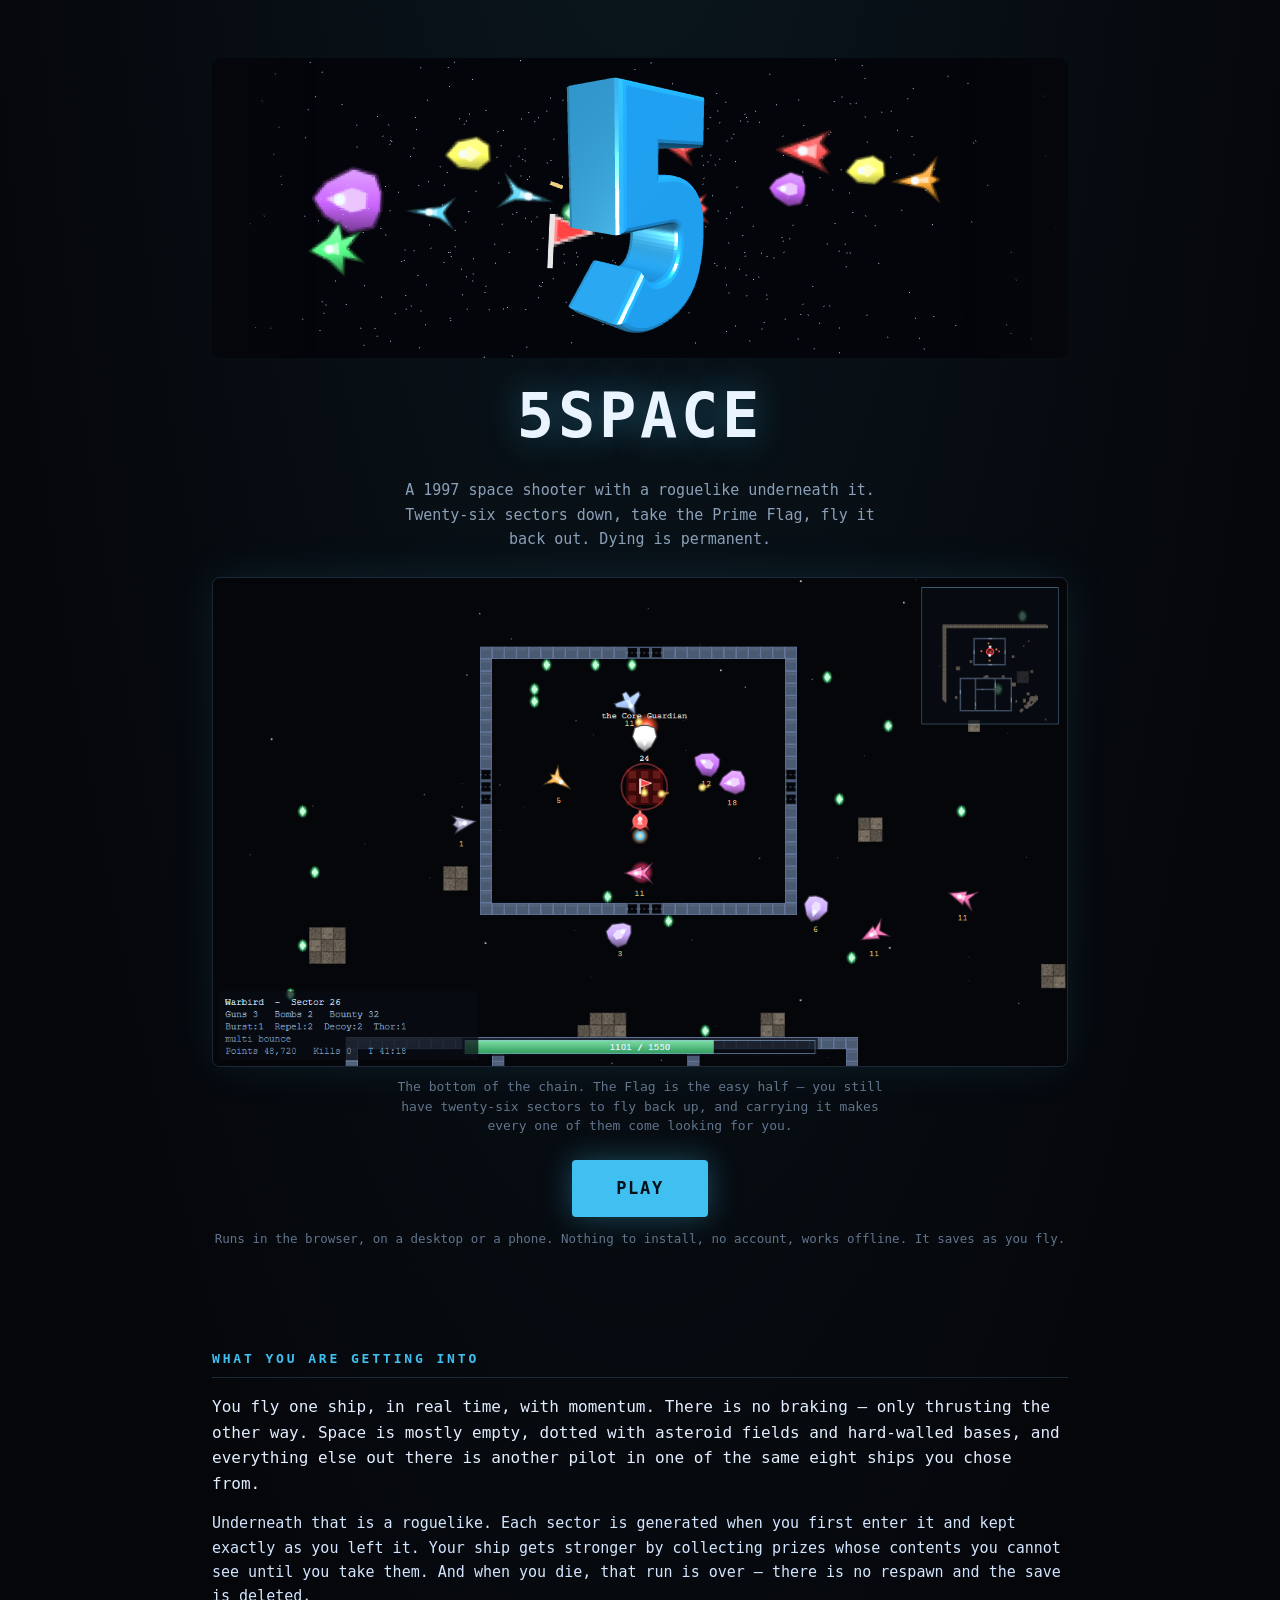
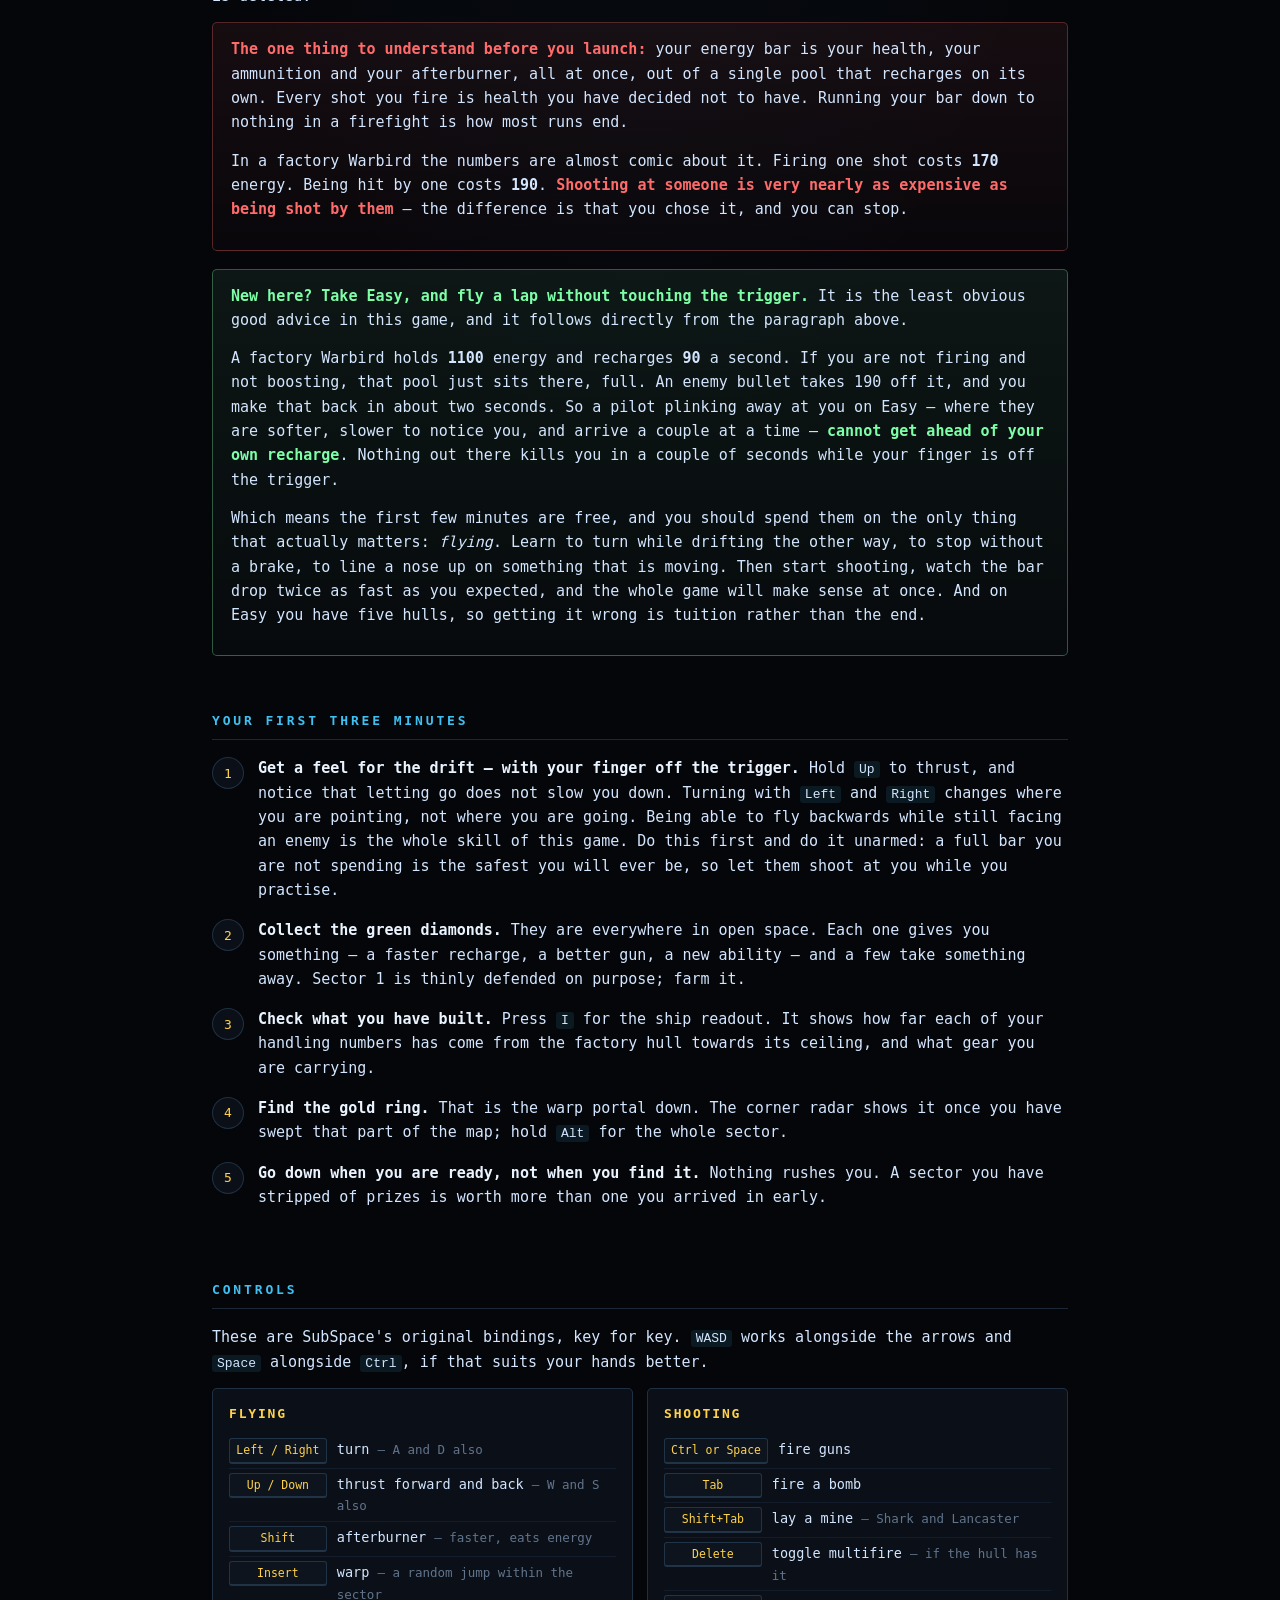
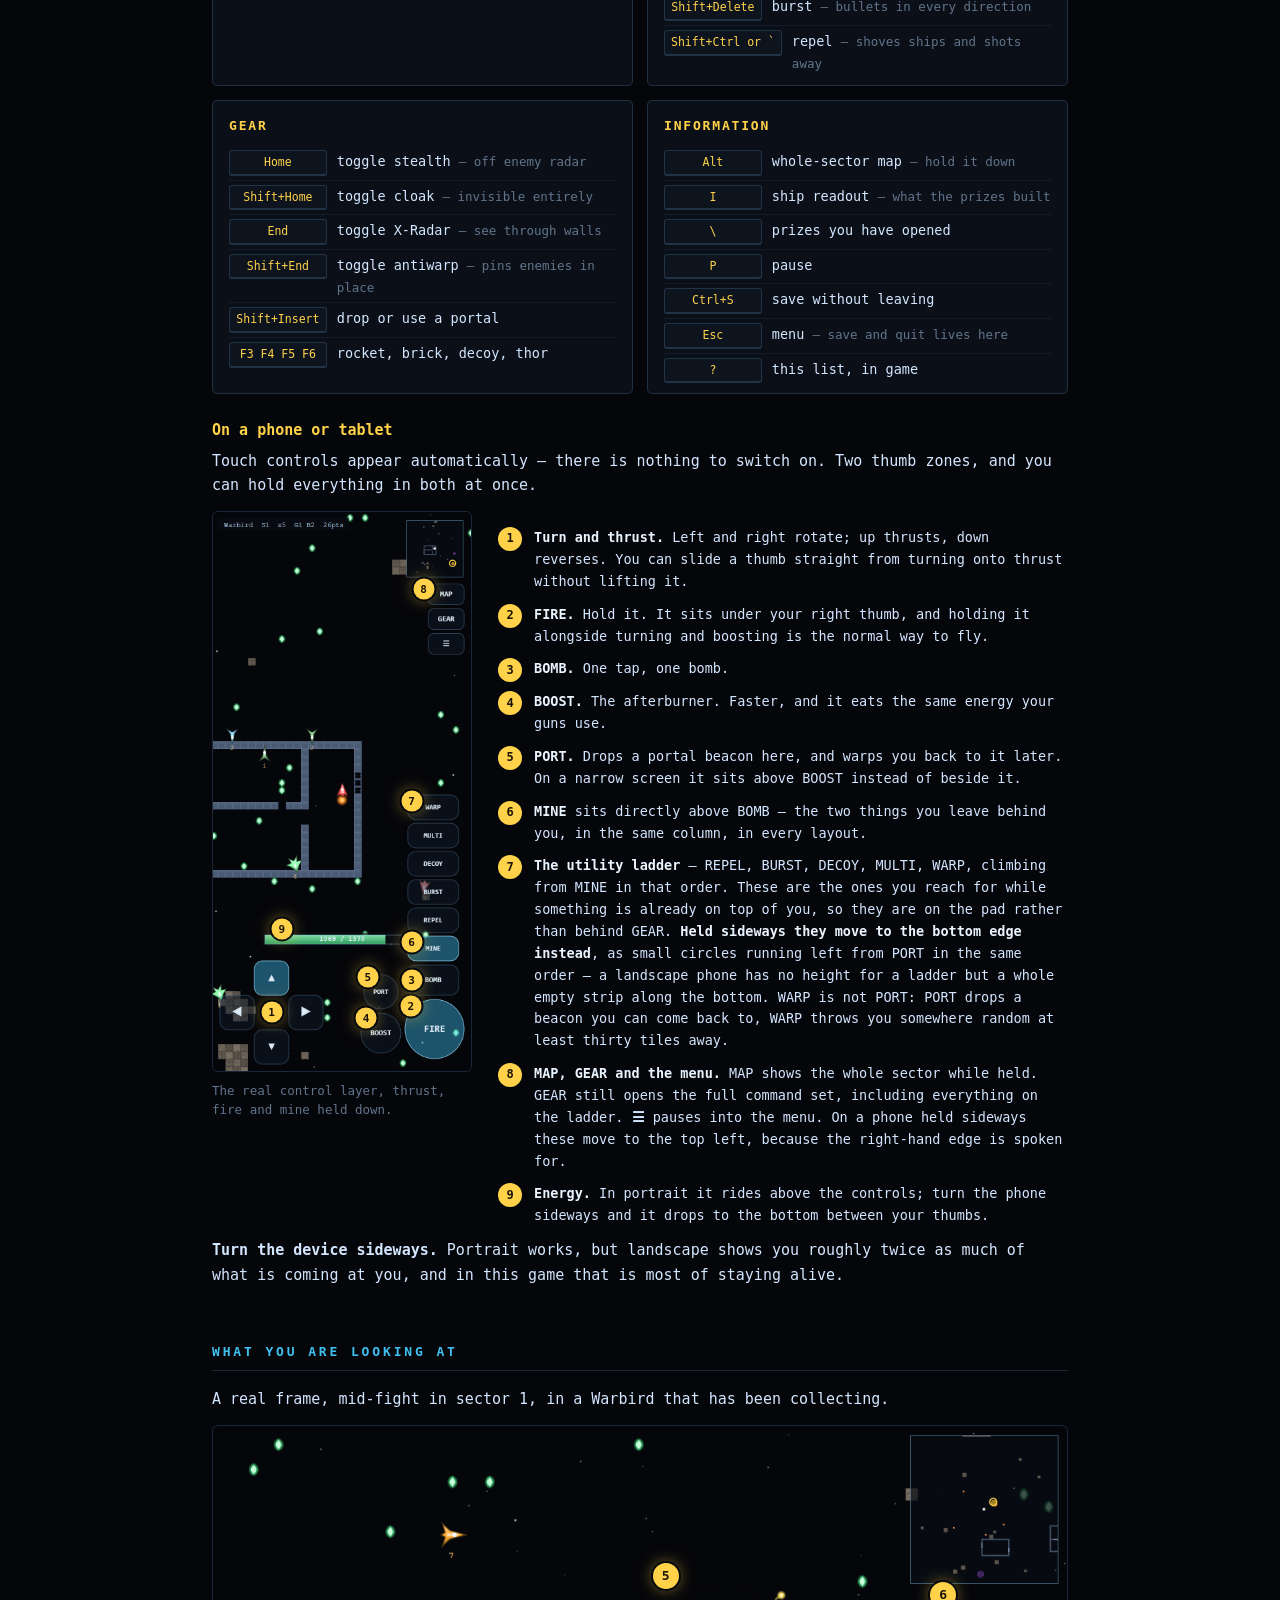
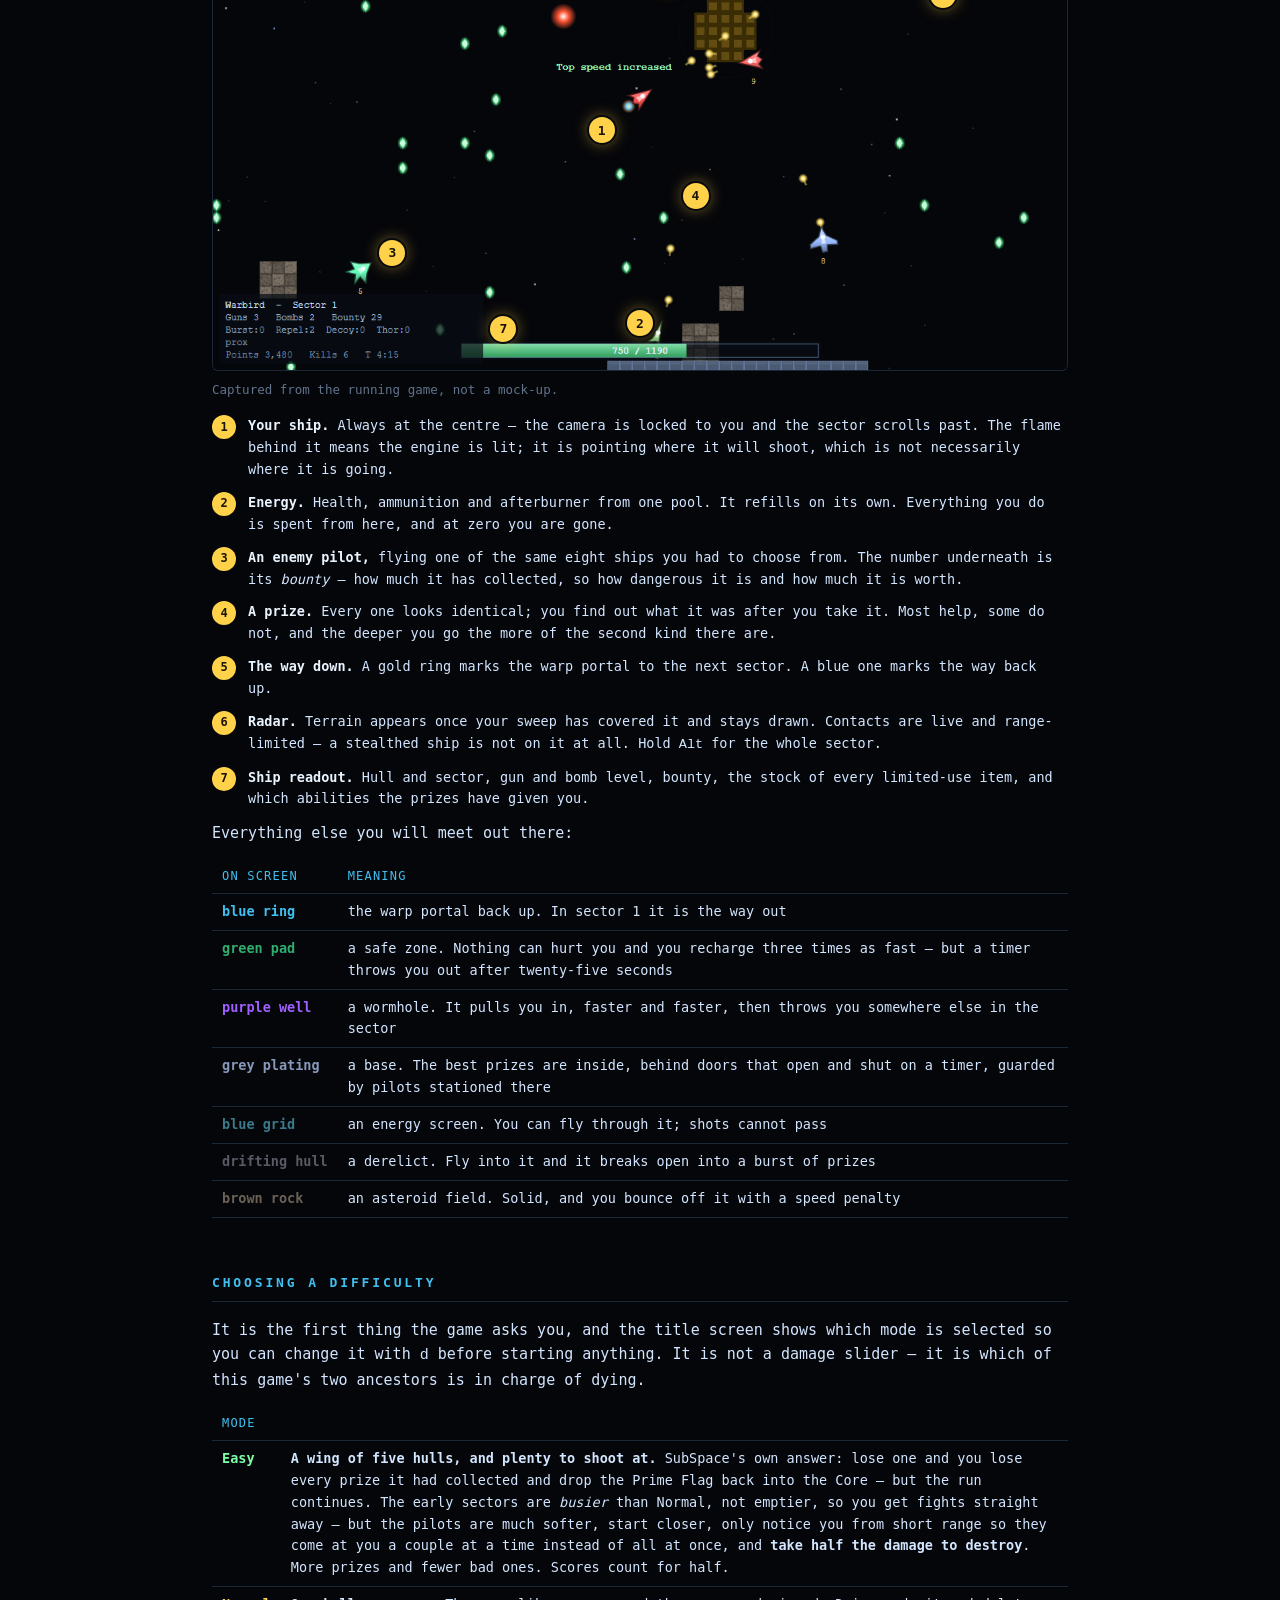
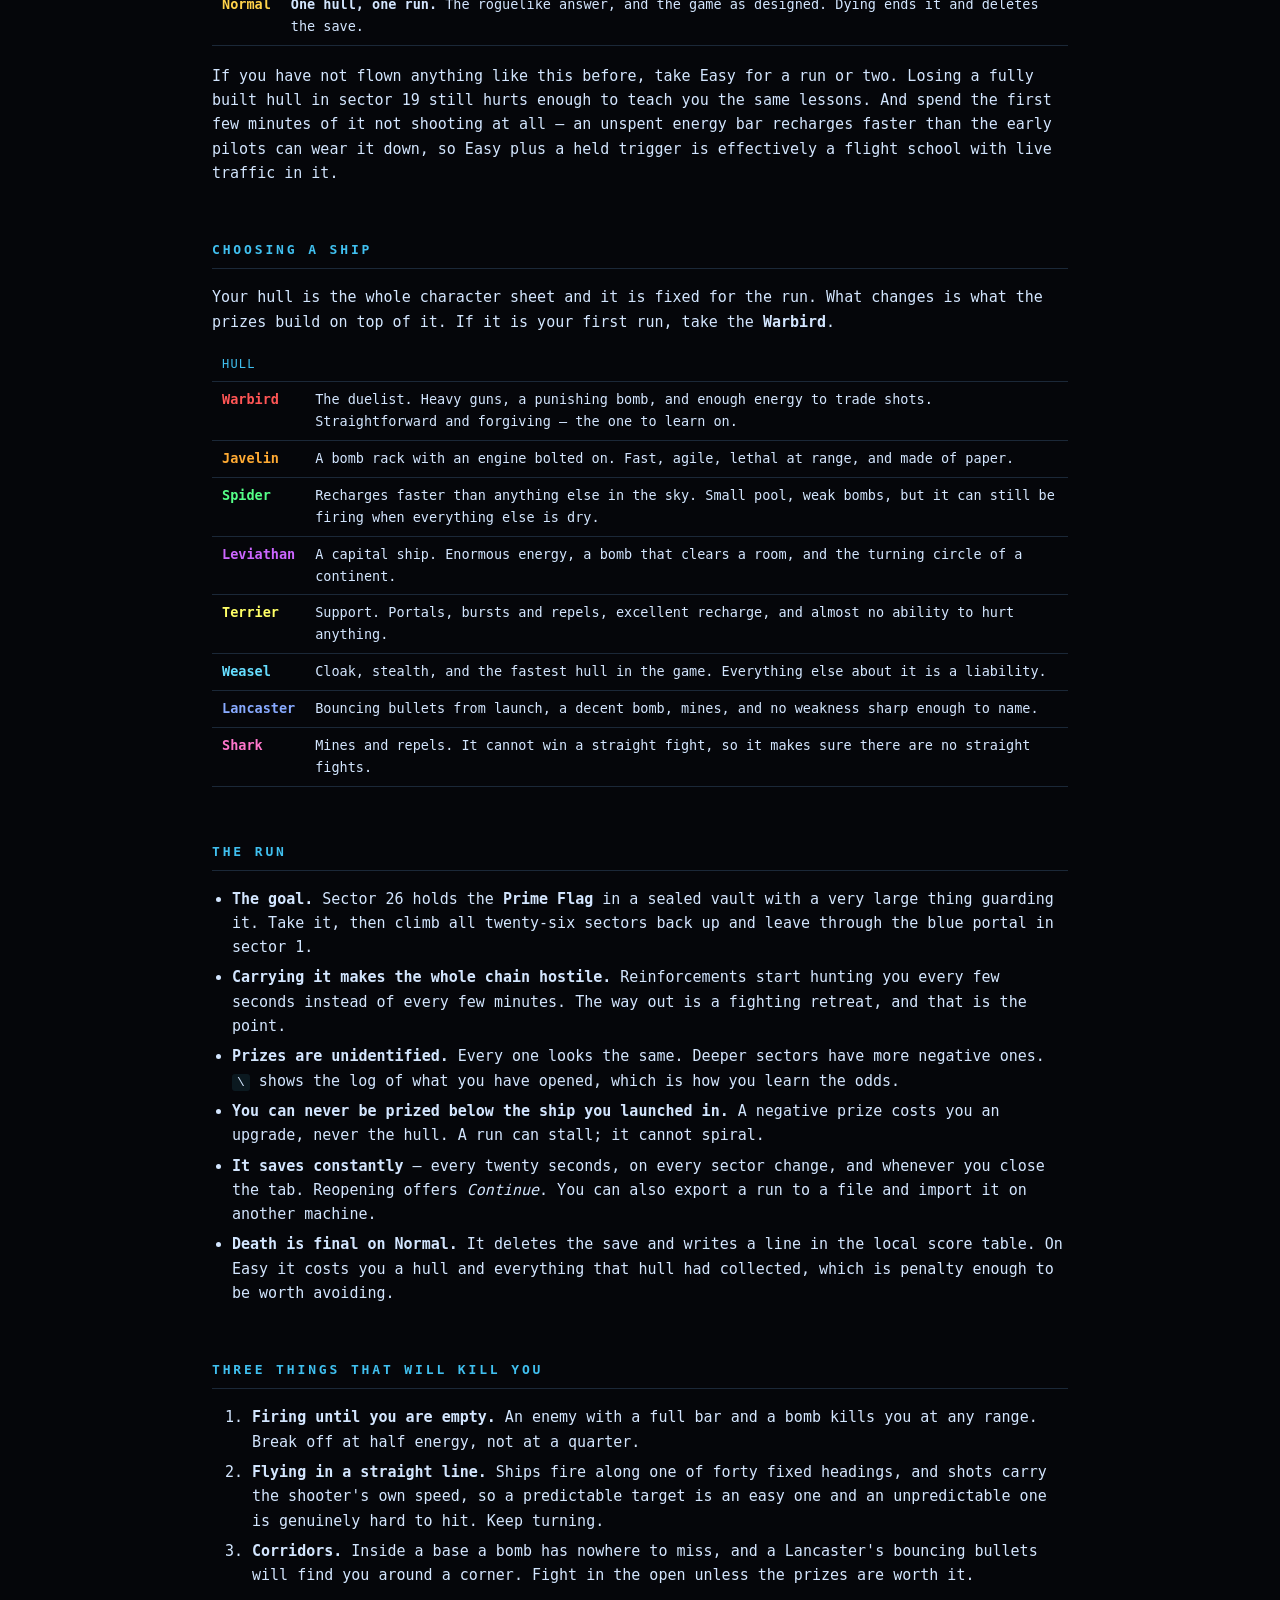
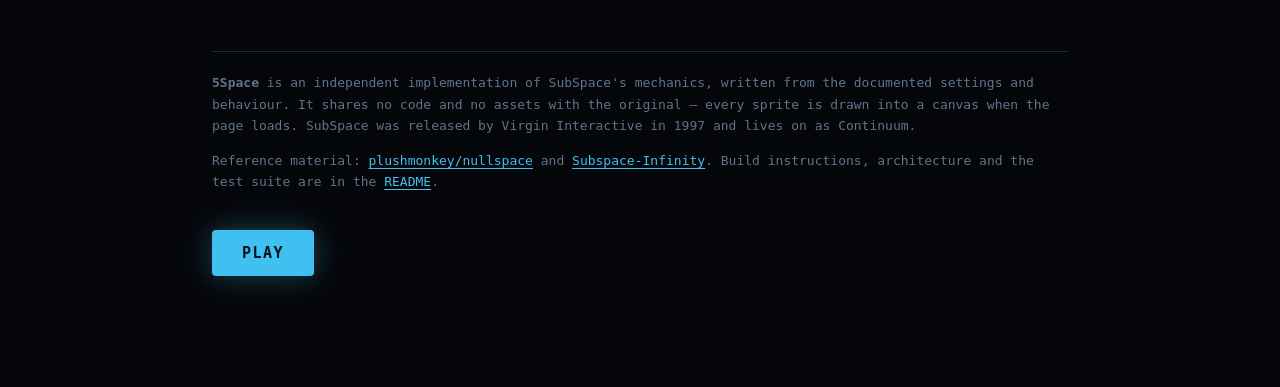
<file: index.html>
<!DOCTYPE html>
<html lang="en">
<head>
<meta charset="utf-8">
<meta name="viewport" content="width=device-width, initial-scale=1">
<title>5Space &mdash; a SubSpace roguelike</title>
<meta name="description" content="Fly a 1997 space shooter through twenty-six procedurally generated sectors. Find the Prime Flag, carry it back out. Dying is permanent. Runs in your browser, offline, with nothing to install.">
<meta name="color-scheme" content="dark">
<link rel="icon" href="data:image/svg+xml,%3Csvg xmlns='http://www.w3.org/2000/svg' viewBox='0 0 32 32'%3E%3Crect width='32' height='32' fill='%2305060a'/%3E%3Cpath d='M16 4 L26 27 L16 21 L6 27 Z' fill='%2340c0f0'/%3E%3C/svg%3E">
<style>
  :root {
    --bg: #05060a;
    --panel: #0b1018;
    --panel2: #0e141e;
    --ink: #d3e6ff;
    --dim: #8ba0b8;
    --faint: #61748c;
    --accent: #40c0f0;
    --gold: #ffd24a;
    --green: #7dffa8;
    --red: #ff6b6b;
    --edge: rgba(90, 140, 190, 0.26);
    --mono: "DejaVu Sans Mono", "Liberation Mono", Menlo, Consolas, "Courier New", monospace;
  }
  * { box-sizing: border-box; }
  html { scroll-behavior: smooth; }
  body {
    margin: 0;
    background:
      radial-gradient(ellipse 80% 50% at 50% -10%, rgba(64,192,240,0.10), transparent 70%),
      var(--bg);
    color: var(--ink);
    font-family: var(--mono);
    font-size: 15px;
    line-height: 1.62;
  }
  .wrap { max-width: 900px; margin: 0 auto; padding: 0 22px 90px; }
  a { color: var(--accent); text-decoration-thickness: 1px; text-underline-offset: 3px; }
  a:hover { color: var(--gold); }
  p { margin: 0 0 14px; }
  ul { margin: 0 0 14px; padding-left: 20px; }
  li { margin-bottom: 6px; }
  code { background: rgba(64,192,240,0.10); border-radius: 3px; padding: 1px 5px; font-size: 13px; }

  /* ---- hero ---------------------------------------------------------- */

  header { text-align: center; padding: 58px 0 30px; }
  h1 {
    font-size: clamp(34px, 8vw, 62px);
    margin: 0;
    letter-spacing: 0.06em;
    color: #eaf4ff;
    text-shadow: 0 0 34px rgba(64,192,240,0.42);
  }
  .tag { color: var(--dim); font-size: 15px; margin: 12px auto 0; max-width: 54ch; }
  /* The hero shot. Bordered like the annotated figures further down so the
     page reads as one thing, but with no pins on it - it is the poster, not
     a diagram, and it should be looked at before it is studied. */
  .hero {
    margin: 26px 0 4px;
    border: 1px solid var(--edge);
    border-radius: 8px;
    overflow: hidden;
    background: #05060a;
    line-height: 0;
    box-shadow: 0 0 44px rgba(64,192,240,0.10);
  }
  .hero img { display: block; width: 100%; height: auto; }
  .herocap {
    color: var(--faint); font-size: 13px; line-height: 1.5;
    margin: 10px auto 0; max-width: 62ch;
  }
  .play {
    display: inline-block;
    margin: 24px 0 10px;
    padding: 15px 44px;
    background: var(--accent);
    color: #04121c;
    font-family: var(--mono);
    font-weight: bold;
    font-size: 17px;
    letter-spacing: 0.1em;
    border-radius: 4px;
    text-decoration: none;
    box-shadow: 0 0 30px rgba(64,192,240,0.34);
  }
  .play:hover { background: var(--gold); color: #1c1404; box-shadow: 0 0 34px rgba(255,210,74,0.4); }
  .nodeps { color: var(--faint); font-size: 12.5px; margin-top: 2px; }

  /* ---- sections ------------------------------------------------------ */

  h2 {
    font-size: 13px;
    letter-spacing: 0.22em;
    text-transform: uppercase;
    color: var(--accent);
    margin: 54px 0 16px;
    padding-bottom: 8px;
    border-bottom: 1px solid var(--edge);
  }
  h3 { font-size: 15px; margin: 24px 0 6px; color: var(--gold); }
  .lede { font-size: 16px; color: #e2eeff; }

  /* ---- quickstart ---------------------------------------------------- */

  ol.steps { counter-reset: step; list-style: none; padding: 0; margin: 0; }
  ol.steps > li {
    counter-increment: step;
    position: relative;
    padding: 0 0 16px 46px;
    margin: 0;
  }
  ol.steps > li::before {
    content: counter(step);
    position: absolute;
    left: 0; top: 1px;
    width: 30px; height: 30px;
    border: 1px solid var(--edge);
    border-radius: 50%;
    color: var(--gold);
    font-size: 13px;
    display: flex; align-items: center; justify-content: center;
    background: var(--panel);
  }
  ol.steps b { color: #eaf4ff; }

  /* ---- control cards ------------------------------------------------- */

  .cards { display: grid; grid-template-columns: repeat(auto-fit, minmax(300px, 1fr)); gap: 14px; }
  .card {
    background: var(--panel);
    border: 1px solid var(--edge);
    border-radius: 5px;
    padding: 14px 16px 6px;
  }
  .card h3 { margin: 0 0 10px; font-size: 13px; letter-spacing: 0.14em; text-transform: uppercase; }
  .keyrow { display: flex; gap: 10px; align-items: baseline; padding: 4px 0; border-top: 1px solid rgba(90,140,190,0.10); }
  .card .keyrow:first-of-type { border-top: 0; }
  .keyrow kbd {
    flex: 0 0 auto;
    min-width: 8.5em;
    border: 1px solid var(--edge);
    border-bottom-width: 2px;
    border-radius: 3px;
    background: var(--panel2);
    color: var(--gold);
    font-family: var(--mono);
    font-size: 11.5px;
    padding: 2px 6px;
    text-align: center;
    white-space: nowrap;
  }
  .keyrow span { font-size: 13.5px; color: var(--ink); }
  .keyrow em { color: var(--faint); font-style: normal; font-size: 12.5px; }

  /* ---- tables -------------------------------------------------------- */

  table { border-collapse: collapse; width: 100%; margin: 0 0 18px; font-size: 13.5px; }
  th, td { text-align: left; padding: 7px 10px; border-bottom: 1px solid var(--edge); vertical-align: top; }
  th { color: var(--accent); font-weight: normal; font-size: 12px; letter-spacing: 0.1em; text-transform: uppercase; }
  .hulls td:first-child { font-weight: bold; white-space: nowrap; }
  .legend td:first-child { white-space: nowrap; font-weight: bold; width: 1%; }

  /* ---- annotated screenshots ----------------------------------------- */

  .shot { margin: 0 0 8px; }
  .shot-frame {
    position: relative;
    border: 1px solid var(--edge);
    border-radius: 6px;
    overflow: hidden;
    background: #05060a;
    line-height: 0;
  }
  .shot-frame img { display: block; width: 100%; height: auto; }

  /* Pins are placed in percentages, so they stay on target at every width. */
  .pin {
    position: absolute;
    transform: translate(-50%, -50%);
    width: 26px; height: 26px;
    border-radius: 50%;
    background: var(--gold);
    color: #1c1404;
    font-family: var(--mono);
    font-size: 13px;
    font-weight: bold;
    line-height: 1;
    display: flex; align-items: center; justify-content: center;
    box-shadow: 0 0 0 2px rgba(4, 6, 12, 0.9), 0 0 16px rgba(255, 210, 74, 0.55);
  }
  .shot figcaption { color: var(--faint); font-size: 12.5px; margin-top: 10px; line-height: 1.5; }

  ol.pins { counter-reset: pin; list-style: none; padding: 0; margin: 16px 0 0; }
  ol.pins > li {
    counter-increment: pin;
    position: relative;
    padding: 0 0 11px 36px;
    margin: 0;
    font-size: 13.5px;
  }
  ol.pins > li::before {
    content: counter(pin);
    position: absolute; left: 0; top: 0;
    width: 24px; height: 24px;
    border-radius: 50%;
    background: var(--gold);
    color: #1c1404;
    font-size: 12px; font-weight: bold;
    display: flex; align-items: center; justify-content: center;
  }
  ol.pins b { color: #eaf4ff; }

  /* the phone shot is tall and narrow: sit it beside its legend */
  .phone-figure { display: grid; grid-template-columns: minmax(200px, 260px) 1fr; gap: 26px; align-items: start; }
  .phone-figure .pin { width: 21px; height: 21px; font-size: 11px; }
  @media (max-width: 620px) {
    .phone-figure { grid-template-columns: 1fr; gap: 10px; }
    .phone-figure .shot-frame { max-width: 260px; margin: 0 auto; }
  }

  /* ---- callout ------------------------------------------------------- */

  .callout {
    background: linear-gradient(180deg, rgba(255,107,107,0.07), rgba(255,107,107,0.02));
    border: 1px solid rgba(255,107,107,0.3);
    border-radius: 5px;
    padding: 14px 18px;
    margin: 0 0 18px;
  }
  .callout strong { color: var(--red); }

  /* The same shape in green: the red callout is a warning, this one is an
     invitation, and they sit next to each other. */
  .callout.friendly {
    background: linear-gradient(180deg, rgba(125,255,168,0.07), rgba(125,255,168,0.02));
    border-color: rgba(125,255,168,0.32);
  }
  .callout.friendly strong { color: var(--green); }

  footer {
    margin-top: 64px; padding-top: 20px;
    border-top: 1px solid var(--edge);
    color: var(--faint); font-size: 13px;
  }

  /* ---- the animated masthead ----------------------------------------- */

  /* Sized in CSS and never by the canvas attributes, so the WebGL surface can
     be resized to the device pixel ratio without the layout moving. */
  .masthead {
    position: relative;
    margin: 0 0 8px;
    height: 300px;
    border-radius: 10px;
    overflow: hidden;
    background:
      radial-gradient(120% 90% at 50% 40%, rgba(64,192,240,0.09), transparent 60%),
      #04050a;
  }
  .masthead canvas { display: block; width: 100%; height: 100%; }
  /* Feathered edges, so the band reads as a window rather than a box. */
  .masthead::after {
    content: ""; position: absolute; inset: 0; pointer-events: none;
    background: linear-gradient(90deg, #06070c 0%, transparent 12%,
                                transparent 88%, #06070c 100%);
  }
  .masthead.dead { display: none; }

  @media (max-width: 620px) {
    body { font-size: 14px; }
    .wrap { padding: 0 14px 60px; }
    header { padding: 34px 0 20px; }
    .keyrow { flex-direction: column; gap: 2px; }
    .keyrow kbd { min-width: 0; align-self: flex-start; }
    .masthead { height: 190px; }
  }
</style>
</head>
<body>
<div class="wrap">

<header>
  <!-- Decorative: everything it shows is said in words below, so it is hidden
       from assistive tech rather than described twice. -->
  <div class="masthead" id="masthead" aria-hidden="true">
    <canvas id="mastheadgl"></canvas>
  </div>

  <h1>5SPACE</h1>
  <p class="tag">A 1997 space shooter with a roguelike underneath it.
  Twenty-six sectors down, take the Prime Flag, fly it back out.
  Dying is permanent.</p>

<div class="hero">
  <img src="shots/core.png" width="1120" height="640"
       alt="Sector 26, inside the Core vault. The Prime Flag sits on a dark red
            stand ringed in pulsing red at the centre of the frame. A Warbird is
            immediately below it, nose up, blue afterburner lit, one second from
            the pickup. The Core Guardian, bounty 24, is closing from above; two
            Leviathans hold the right side and bullets are crossing the vault.
            The status panel reads Warbird, Sector 26, and the energy bar reads
            1101 of 1550.">
</div>
<p class="herocap">The bottom of the chain. The Flag is the easy half &mdash; you
still have twenty-six sectors to fly back up, and carrying it makes every one of
them come looking for you.</p>

  <a class="play" href="play.html">PLAY</a>
  <p class="nodeps">Runs in the browser, on a desktop or a phone. Nothing to install,
  no account, works offline. It saves as you fly.</p>
</header>

<h2>What you are getting into</h2>

<p class="lede">You fly one ship, in real time, with momentum. There is no braking &mdash;
only thrusting the other way. Space is mostly empty, dotted with asteroid fields and
hard-walled bases, and everything else out there is another pilot in one of the same
eight ships you chose from.</p>

<p>Underneath that is a roguelike. Each sector is generated when you first enter it and
kept exactly as you left it. Your ship gets stronger by collecting prizes whose contents
you cannot see until you take them. And when you die, that run is over &mdash; there is no
respawn and the save is deleted.</p>

<div class="callout">
<p><strong>The one thing to understand before you launch:</strong> your energy bar is
your health, your ammunition and your afterburner, all at once, out of a single pool that
recharges on its own. Every shot you fire is health you have decided not to have. Running
your bar down to nothing in a firefight is how most runs end.</p>
<p>In a factory Warbird the numbers are almost comic about it. Firing one shot costs
<b>170</b> energy. Being hit by one costs <b>190</b>. <strong>Shooting at someone is very
nearly as expensive as being shot by them</strong> &mdash; the difference is that you chose
it, and you can stop.</p>
</div>

<div class="callout friendly">
<p><strong>New here? Take Easy, and fly a lap without touching the trigger.</strong>
It is the least obvious good advice in this game, and it follows directly from the
paragraph above.</p>
<p>A factory Warbird holds <b>1100</b> energy and recharges <b>90</b> a second. If you are
not firing and not boosting, that pool just sits there, full. An enemy bullet takes 190 off
it, and you make that back in about two seconds. So a pilot plinking away at you on Easy
&mdash; where they are softer, slower to notice you, and arrive a couple at a time &mdash;
<strong>cannot get ahead of your own recharge</strong>. Nothing out there kills you in a
couple of seconds while your finger is off the trigger.</p>
<p>Which means the first few minutes are free, and you should spend them on the only thing
that actually matters: <em>flying</em>. Learn to turn while drifting the other way, to stop
without a brake, to line a nose up on something that is moving. Then start shooting, watch
the bar drop twice as fast as you expected, and the whole game will make sense at once.
And on Easy you have five hulls, so getting it wrong is tuition rather than the end.</p>
</div>

<h2>Your first three minutes</h2>

<ol class="steps">
  <li><b>Get a feel for the drift &mdash; with your finger off the trigger.</b> Hold
    <code>Up</code> to thrust, and notice that letting go does not slow you down. Turning
    with <code>Left</code> and <code>Right</code> changes where you are pointing, not where
    you are going. Being able to fly backwards while still facing an enemy is the whole
    skill of this game. Do this first and do it unarmed: a full bar you are not spending is
    the safest you will ever be, so let them shoot at you while you practise.</li>
  <li><b>Collect the green diamonds.</b> They are everywhere in open space. Each one gives
    you something &mdash; a faster recharge, a better gun, a new ability &mdash; and a few
    take something away. Sector 1 is thinly defended on purpose; farm it.</li>
  <li><b>Check what you have built.</b> Press <code>I</code> for the ship readout. It shows
    how far each of your handling numbers has come from the factory hull towards its
    ceiling, and what gear you are carrying.</li>
  <li><b>Find the gold ring.</b> That is the warp portal down. The corner radar shows it
    once you have swept that part of the map; hold <code>Alt</code> for the whole sector.</li>
  <li><b>Go down when you are ready, not when you find it.</b> Nothing rushes you.
    A sector you have stripped of prizes is worth more than one you arrived in early.</li>
</ol>

<h2>Controls</h2>

<p>These are SubSpace's original bindings, key for key. <code>WASD</code> works alongside
the arrows and <code>Space</code> alongside <code>Ctrl</code>, if that suits your hands
better.</p>

<div class="cards">

  <div class="card">
    <h3>Flying</h3>
    <div class="keyrow"><kbd>Left / Right</kbd><span>turn <em>&mdash; A and D also</em></span></div>
    <div class="keyrow"><kbd>Up / Down</kbd><span>thrust forward and back <em>&mdash; W and S also</em></span></div>
    <div class="keyrow"><kbd>Shift</kbd><span>afterburner <em>&mdash; faster, eats energy</em></span></div>
    <div class="keyrow"><kbd>Insert</kbd><span>warp <em>&mdash; a random jump within the sector</em></span></div>
  </div>

  <div class="card">
    <h3>Shooting</h3>
    <div class="keyrow"><kbd>Ctrl or Space</kbd><span>fire guns</span></div>
    <div class="keyrow"><kbd>Tab</kbd><span>fire a bomb</span></div>
    <div class="keyrow"><kbd>Shift+Tab</kbd><span>lay a mine <em>&mdash; Shark and Lancaster</em></span></div>
    <div class="keyrow"><kbd>Delete</kbd><span>toggle multifire <em>&mdash; if the hull has it</em></span></div>
    <div class="keyrow"><kbd>Shift+Delete</kbd><span>burst <em>&mdash; bullets in every direction</em></span></div>
    <div class="keyrow"><kbd>Shift+Ctrl or `</kbd><span>repel <em>&mdash; shoves ships and shots away</em></span></div>
  </div>

  <div class="card">
    <h3>Gear</h3>
    <div class="keyrow"><kbd>Home</kbd><span>toggle stealth <em>&mdash; off enemy radar</em></span></div>
    <div class="keyrow"><kbd>Shift+Home</kbd><span>toggle cloak <em>&mdash; invisible entirely</em></span></div>
    <div class="keyrow"><kbd>End</kbd><span>toggle X-Radar <em>&mdash; see through walls</em></span></div>
    <div class="keyrow"><kbd>Shift+End</kbd><span>toggle antiwarp <em>&mdash; pins enemies in place</em></span></div>
    <div class="keyrow"><kbd>Shift+Insert</kbd><span>drop or use a portal</span></div>
    <div class="keyrow"><kbd>F3 F4 F5 F6</kbd><span>rocket, brick, decoy, thor</span></div>
  </div>

  <div class="card">
    <h3>Information</h3>
    <div class="keyrow"><kbd>Alt</kbd><span>whole-sector map <em>&mdash; hold it down</em></span></div>
    <div class="keyrow"><kbd>I</kbd><span>ship readout <em>&mdash; what the prizes built</em></span></div>
    <div class="keyrow"><kbd>\</kbd><span>prizes you have opened</span></div>
    <div class="keyrow"><kbd>P</kbd><span>pause</span></div>
    <div class="keyrow"><kbd>Ctrl+S</kbd><span>save without leaving</span></div>
    <div class="keyrow"><kbd>Esc</kbd><span>menu <em>&mdash; save and quit lives here</em></span></div>
    <div class="keyrow"><kbd>?</kbd><span>this list, in game</span></div>
  </div>

</div>

<h3>On a phone or tablet</h3>

<p>Touch controls appear automatically &mdash; there is nothing to switch on. Two thumb
zones, and you can hold everything in both at once.</p>

<div class="phone-figure">
  <figure class="shot">
    <div class="shot-frame">
      <img src="shots/mobile.png" width="750" height="1624"
           alt="5Space running on a phone in portrait: the game fills the screen, with a four-way d-pad under the left thumb and FIRE, BOMB, BOOST and PORT under the right one. MINE sits directly above BOMB, and a column of five utility buttons - REPEL, BURST, DECOY, MULTI and WARP - climbs the right edge above it. MAP, GEAR and the menu sit below the corner radar, and the energy bar reads 1069 of 1370 just above the controls.">
      <span class="pin" style="left:22.7%;top:89.4%">1</span>
      <span class="pin" style="left:76.7%;top:88.4%">2</span>
      <span class="pin" style="left:77%;top:83.7%">3</span>
      <span class="pin" style="left:59.3%;top:90.5%">4</span>
      <span class="pin" style="left:60%;top:83.2%">5</span>
      <span class="pin" style="left:77%;top:76.9%">6</span>
      <span class="pin" style="left:77%;top:51.7%">7</span>
      <span class="pin" style="left:81.6%;top:13.7%">8</span>
      <span class="pin" style="left:26.7%;top:74.6%">9</span>
    </div>
    <figcaption>The real control layer, thrust, fire and mine held down.</figcaption>
  </figure>

  <ol class="pins">
    <li><b>Turn and thrust.</b> Left and right rotate; up thrusts, down reverses. You can
      slide a thumb straight from turning onto thrust without lifting it.</li>
    <li><b>FIRE.</b> Hold it. It sits under your right thumb, and holding it alongside
      turning and boosting is the normal way to fly.</li>
    <li><b>BOMB.</b> One tap, one bomb.</li>
    <li><b>BOOST.</b> The afterburner. Faster, and it eats the same energy your guns
      use.</li>
    <li><b>PORT.</b> Drops a portal beacon here, and warps you back to it later. On a
      narrow screen it sits above BOOST instead of beside it.</li>
    <li><b>MINE</b> sits directly above BOMB &mdash; the two things you leave behind you,
      in the same column, in every layout.</li>
    <li><b>The utility ladder</b> &mdash; REPEL, BURST, DECOY, MULTI, WARP, climbing from
      MINE in that order. These are the ones you reach for while something is already on
      top of you, so they are on the pad rather than behind GEAR. <b>Held sideways they
      move to the bottom edge instead</b>, as small circles running left from PORT in the
      same order &mdash; a landscape phone has no height for a ladder but a whole empty
      strip along the bottom. WARP is not PORT: PORT drops a beacon you can come back to,
      WARP throws you somewhere random at least thirty tiles away.</li>
    <li><b>MAP, GEAR and the menu.</b> MAP shows the whole sector while held. GEAR still
      opens the full command set, including everything on the ladder. <strong>☰</strong>
      pauses into the menu. On a phone held sideways these move to the top left, because
      the right-hand edge is spoken for.</li>
    <li><b>Energy.</b> In portrait it rides above the controls; turn the phone sideways
      and it drops to the bottom between your thumbs.</li>
  </ol>
</div>

<p><strong>Turn the device sideways.</strong> Portrait works, but landscape shows you
roughly twice as much of what is coming at you, and in this game that is most of
staying alive.</p>

<h2>What you are looking at</h2>

<p>A real frame, mid-fight in sector 1, in a Warbird that has been collecting.</p>

<figure class="shot">
  <div class="shot-frame">
    <img src="shots/desktop.png" width="1100" height="700"
         alt="A 5Space game frame: the player's red Warbird at the centre of the screen, enemy ships with bounty numbers, green diamond prizes scattered through open space, a gold ring marking the warp portal down, the corner radar top right, and the energy bar and ship readout along the bottom.">
    <span class="pin" style="left:45.5%;top:56%">1</span>
    <span class="pin" style="left:50%;top:91.5%">2</span>
    <span class="pin" style="left:21%;top:78.5%">3</span>
    <span class="pin" style="left:56.5%;top:68%">4</span>
    <span class="pin" style="left:53%;top:27.5%">5</span>
    <span class="pin" style="left:85.5%;top:31%">6</span>
    <span class="pin" style="left:34%;top:92.5%">7</span>
  </div>
  <figcaption>Captured from the running game, not a mock-up.</figcaption>
</figure>

<ol class="pins">
  <li><b>Your ship.</b> Always at the centre &mdash; the camera is locked to you and the
    sector scrolls past. The flame behind it means the engine is lit; it is pointing
    where it will shoot, which is not necessarily where it is going.</li>
  <li><b>Energy.</b> Health, ammunition and afterburner from one pool. It refills on its
    own. Everything you do is spent from here, and at zero you are gone.</li>
  <li><b>An enemy pilot,</b> flying one of the same eight ships you had to choose from.
    The number underneath is its <em>bounty</em> &mdash; how much it has collected, so how
    dangerous it is and how much it is worth.</li>
  <li><b>A prize.</b> Every one looks identical; you find out what it was after you take
    it. Most help, some do not, and the deeper you go the more of the second kind
    there are.</li>
  <li><b>The way down.</b> A gold ring marks the warp portal to the next sector. A blue
    one marks the way back up.</li>
  <li><b>Radar.</b> Terrain appears once your sweep has covered it and stays drawn.
    Contacts are live and range-limited &mdash; a stealthed ship is not on it at all.
    Hold <kbd>Alt</kbd> for the whole sector.</li>
  <li><b>Ship readout.</b> Hull and sector, gun and bomb level, bounty, the stock of every
    limited-use item, and which abilities the prizes have given you.</li>
</ol>

<p>Everything else you will meet out there:</p>

<table class="legend">
  <tr><th>On screen</th><th>Meaning</th></tr>
  <tr><td style="color:#40c0f0">blue ring</td><td>the warp portal back up. In sector 1 it is the way out</td></tr>
  <tr><td style="color:#2fae70">green pad</td><td>a safe zone. Nothing can hurt you and you recharge three times as fast &mdash; but a timer throws you out after twenty-five seconds</td></tr>
  <tr><td style="color:#a060ff">purple well</td><td>a wormhole. It pulls you in, faster and faster, then throws you somewhere else in the sector</td></tr>
  <tr><td style="color:#8899bb">grey plating</td><td>a base. The best prizes are inside, behind doors that open and shut on a timer, guarded by pilots stationed there</td></tr>
  <tr><td style="color:#3a7a8a">blue grid</td><td>an energy screen. You can fly through it; shots cannot pass</td></tr>
  <tr><td style="color:#5a5a66">drifting hull</td><td>a derelict. Fly into it and it breaks open into a burst of prizes</td></tr>
  <tr><td style="color:#6b6257">brown rock</td><td>an asteroid field. Solid, and you bounce off it with a speed penalty</td></tr>
</table>

<h2>Choosing a difficulty</h2>

<p>It is the first thing the game asks you, and the title screen shows which mode is
selected so you can change it with <kbd>d</kbd> before starting anything. It is not a
damage slider &mdash; it is which of this game's two ancestors is in charge of dying.</p>

<table class="hulls">
  <tr><th>Mode</th><th></th></tr>
  <tr><td style="color:#7dffa8">Easy</td><td><strong>A wing of five hulls, and plenty to shoot
    at.</strong> SubSpace's own answer: lose one and you lose every prize it had collected and
    drop the Prime Flag back into the Core &mdash; but the run continues. The early sectors are
    <em>busier</em> than Normal, not emptier, so you get fights straight away &mdash; but the
    pilots are much softer, start closer, only notice you from short range so they come at you a
    couple at a time instead of all at once, and <strong>take half the damage to destroy</strong>.
    More prizes and fewer bad ones. Scores count for half.</td></tr>
  <tr><td style="color:#ffd24a">Normal</td><td><strong>One hull, one run.</strong> The roguelike
    answer, and the game as designed. Dying ends it and deletes the save.</td></tr>
</table>

<p class="note">If you have not flown anything like this before, take Easy for a run or two.
Losing a fully built hull in sector 19 still hurts enough to teach you the same lessons.
And spend the first few minutes of it not shooting at all &mdash; an unspent energy bar
recharges faster than the early pilots can wear it down, so Easy plus a held trigger is
effectively a flight school with live traffic in it.</p>

<h2>Choosing a ship</h2>

<p>Your hull is the whole character sheet and it is fixed for the run. What changes is what
the prizes build on top of it. If it is your first run, take the <strong>Warbird</strong>.</p>

<table class="hulls">
  <tr><th>Hull</th><th></th></tr>
  <tr><td style="color:#ff5555">Warbird</td><td>The duelist. Heavy guns, a punishing bomb, and enough energy to trade shots. Straightforward and forgiving &mdash; the one to learn on.</td></tr>
  <tr><td style="color:#ffaa33">Javelin</td><td>A bomb rack with an engine bolted on. Fast, agile, lethal at range, and made of paper.</td></tr>
  <tr><td style="color:#55ff88">Spider</td><td>Recharges faster than anything else in the sky. Small pool, weak bombs, but it can still be firing when everything else is dry.</td></tr>
  <tr><td style="color:#cc66ff">Leviathan</td><td>A capital ship. Enormous energy, a bomb that clears a room, and the turning circle of a continent.</td></tr>
  <tr><td style="color:#ffff66">Terrier</td><td>Support. Portals, bursts and repels, excellent recharge, and almost no ability to hurt anything.</td></tr>
  <tr><td style="color:#66ddff">Weasel</td><td>Cloak, stealth, and the fastest hull in the game. Everything else about it is a liability.</td></tr>
  <tr><td style="color:#88aaff">Lancaster</td><td>Bouncing bullets from launch, a decent bomb, mines, and no weakness sharp enough to name.</td></tr>
  <tr><td style="color:#ff77cc">Shark</td><td>Mines and repels. It cannot win a straight fight, so it makes sure there are no straight fights.</td></tr>
</table>

<h2>The run</h2>

<ul>
  <li><strong>The goal.</strong> Sector 26 holds the <strong>Prime Flag</strong> in a sealed
    vault with a very large thing guarding it. Take it, then climb all twenty-six sectors
    back up and leave through the blue portal in sector 1.</li>
  <li><strong>Carrying it makes the whole chain hostile.</strong> Reinforcements start
    hunting you every few seconds instead of every few minutes. The way out is a fighting
    retreat, and that is the point.</li>
  <li><strong>Prizes are unidentified.</strong> Every one looks the same. Deeper sectors
    have more negative ones. <code>\</code> shows the log of what you have opened, which is
    how you learn the odds.</li>
  <li><strong>You can never be prized below the ship you launched in.</strong> A negative
    prize costs you an upgrade, never the hull. A run can stall; it cannot spiral.</li>
  <li><strong>It saves constantly</strong> &mdash; every twenty seconds, on every sector
    change, and whenever you close the tab. Reopening offers <em>Continue</em>. You can also
    export a run to a file and import it on another machine.</li>
  <li><strong>Death is final on Normal.</strong> It deletes the save and writes a line in
    the local score table. On Easy it costs you a hull and everything that hull had
    collected, which is penalty enough to be worth avoiding.</li>
</ul>

<h2>Three things that will kill you</h2>

<ol>
  <li><strong>Firing until you are empty.</strong> An enemy with a full bar and a bomb kills
    you at any range. Break off at half energy, not at a quarter.</li>
  <li><strong>Flying in a straight line.</strong> Ships fire along one of forty fixed
    headings, and shots carry the shooter's own speed, so a predictable target is an easy
    one and an unpredictable one is genuinely hard to hit. Keep turning.</li>
  <li><strong>Corridors.</strong> Inside a base a bomb has nowhere to miss, and a Lancaster's
    bouncing bullets will find you around a corner. Fight in the open unless the prizes are
    worth it.</li>
</ol>

<footer>
  <p><strong>5Space</strong> is an independent implementation of SubSpace's mechanics,
  written from the documented settings and behaviour. It shares no code and no assets with
  the original &mdash; every sprite is drawn into a canvas when the page loads. SubSpace was
  released by Virgin Interactive in 1997 and lives on as Continuum.</p>
  <p>Reference material:
  <a href="https://github.com/plushmonkey/nullspace">plushmonkey/nullspace</a> and
  <a href="https://github.com/assofohdz/Subspace-Infinity">Subspace-Infinity</a>.
  Build instructions, architecture and the test suite are in the
  <a href="README.md">README</a>.</p>
  <p><a class="play" style="padding:11px 30px;font-size:15px" href="play.html">PLAY</a></p>
</footer>

</div>

<!-- Vendored, not fetched: the whole site has to work offline and from a
     file:// path, which is also why this is the classic UMD build rather than
     an ES module. -->
<script src="vendor/three.min.js"></script>
<script src="shots/hero-sprites.js"></script>
<script>
/* The animated masthead: a 3D "5" turning in front of the sector traffic.
 *
 * Decorative, and treated that way - it is torn down and hidden if anything
 * is missing or unwelcome (no WebGL, no three.js, reduced-motion), and the
 * page reads exactly the same without it.  The screenshot below it is the
 * real hero; this is the sign over the door.
 */
(function () {
  'use strict';

  var band = document.getElementById('masthead');
  var canvas = document.getElementById('mastheadgl');
  if (!band || !canvas) return;

  var arrived = false;

  function give_up() { band.classList.add('dead'); }

  /* Everything below hangs off the sprite sheet arriving.  A load that fails
     calls back and is handled - but one that simply never resolves does not,
     and that left an empty 300px box sitting above the title with nothing to
     say it was broken.
     The test is whether the sheet turned up, deliberately not whether anything
     has been drawn: the band does not draw at all while it is scrolled out of
     view, so watching for a first paint retired a perfectly healthy masthead
     on any reload that restored the scroll position further down the page. */
  window.setTimeout(function () {
    if (!arrived) give_up();
  }, 4000);

  if (!window.THREE) { give_up(); return; }

  /* Someone who has asked the OS for less movement should not be handed a
     spinning object as the first thing on the page. */
  var still = window.matchMedia && window.matchMedia('(prefers-reduced-motion: reduce)');

  var renderer;
  try {
    renderer = new THREE.WebGLRenderer({ canvas: canvas, antialias: true, alpha: false });
  } catch (e) { give_up(); return; }
  if (!renderer || !renderer.getContext()) { give_up(); return; }

  renderer.setClearColor(0x04050a, 1);

  var scene = new THREE.Scene();
  var camera = new THREE.PerspectiveCamera(42, 2, 0.1, 200);
  camera.position.set(0, 0, 15);

  /* ---- the 5 -------------------------------------------------------- */

  /* Drawn as an outline rather than loaded from a font: a typeface would be
     another asset to fetch, and this way the glyph is as angular as the rest
     of the game's artwork. Units are a 0.62 x 1.0 box, y up. */
  function fiveShape() {
    var s = new THREE.Shape();
    s.moveTo(0.05, 1.00);
    s.lineTo(0.60, 1.00);
    s.lineTo(0.60, 0.81);
    s.lineTo(0.24, 0.81);
    s.lineTo(0.24, 0.63);
    s.lineTo(0.34, 0.63);
    s.quadraticCurveTo(0.62, 0.62, 0.62, 0.36);
    s.quadraticCurveTo(0.62, 0.00, 0.28, 0.00);
    s.quadraticCurveTo(0.13, 0.00, 0.04, 0.08);
    s.lineTo(0.16, 0.22);
    s.quadraticCurveTo(0.21, 0.16, 0.28, 0.16);
    s.quadraticCurveTo(0.45, 0.16, 0.45, 0.36);
    s.quadraticCurveTo(0.45, 0.46, 0.34, 0.46);
    s.lineTo(0.05, 0.46);
    s.closePath();
    return s;
  }

  var geo = new THREE.ExtrudeGeometry(fiveShape(), {
    depth: 0.26, bevelEnabled: true, bevelThickness: 0.035,
    bevelSize: 0.028, bevelSegments: 3, curveSegments: 18
  });
  geo.center();
  geo.scale(8.2, 8.2, 8.2);

  var five = new THREE.Mesh(geo, new THREE.MeshStandardMaterial({
    color: 0x2ea8dc, emissive: 0x0a2f45, metalness: 0.65, roughness: 0.28
  }));
  scene.add(five);

  scene.add(new THREE.AmbientLight(0x415a75, 1.1));
  var key = new THREE.DirectionalLight(0x9fe4ff, 2.3); key.position.set(4, 6, 9);
  var rim = new THREE.DirectionalLight(0xff6a4a, 1.5); rim.position.set(-7, -3, 4);
  scene.add(key); scene.add(rim);

  /* ---- stars -------------------------------------------------------- */

  var STARS = 520, sxyz = new Float32Array(STARS * 3);
  for (var i = 0; i < STARS; i++) {
    sxyz[i * 3]     = (Math.random() - 0.5) * 90;
    sxyz[i * 3 + 1] = (Math.random() - 0.5) * 40;
    sxyz[i * 3 + 2] = -6 - Math.random() * 55;
  }
  var starGeo = new THREE.BufferGeometry();
  starGeo.setAttribute('position', new THREE.BufferAttribute(sxyz, 3));
  var stars = new THREE.Points(starGeo, new THREE.PointsMaterial({
    color: 0xbcd8f2, size: 0.16, sizeAttenuation: true,
    transparent: true, opacity: 0.85, depthWrite: false
  }));
  scene.add(stars);

  /* ---- the traffic --------------------------------------------------- */

  /* One sheet, 4x2 cells, drawn by the game's own sprite code.  Cells:
     0 warbird  1 javelin  2 leviathan  3 weasel  4 spider  5 terrier
     6 the Prime Flag  7 a green */
  var COLS = 4, ROWS = 2;
  var loader = new THREE.TextureLoader();
  var drifters = [];
  var running = false;

  if (!window.HERO_SHEET) { give_up(); return; }

  loader.load(window.HERO_SHEET, function (sheet) {
    arrived = true;
    sheet.magFilter = THREE.NearestFilter;      // pixel art stays pixel art
    sheet.minFilter = THREE.LinearMipmapLinearFilter;

    function cellMaterial(index) {
      var t = sheet.clone();
      t.needsUpdate = true;
      t.repeat.set(1 / COLS, 1 / ROWS);
      t.offset.set((index % COLS) / COLS,
                   1 - (Math.floor(index / COLS) + 1) / ROWS);
      return new THREE.MeshBasicMaterial({
        map: t, transparent: true, depthWrite: false, toneMapped: false
      });
    }

    var quad = new THREE.PlaneGeometry(1, 1);

    /* Perspective shrinks anything put behind the 5, and the traffic has to
       stay readable as *ships* - so sizes here are how big a thing should look
       at the 5's own depth, and the world size is worked back from how far
       away it actually is.  Without this the far lane arrived as 9px specks. */
    function apparent(size, z) { return size * (camera.position.z - z) / 15; }

    function piece(index, size, z) {
      var m = new THREE.Mesh(quad, cellMaterial(index));
      var s = apparent(size, z);
      m.scale.set(s, s, 1);
      return m;
    }

    /* Ships, the Flag and a couple of greens, crossing behind the 5 at
       different depths so the band has some parallax to it. */
    var TRAFFIC = [
      { cell: 0, size: 2.9 }, { cell: 1, size: 2.4 }, { cell: 2, size: 3.4 },
      { cell: 3, size: 2.2 }, { cell: 4, size: 2.6 }, { cell: 5, size: 2.4 },
      { cell: 6, size: 2.8 }, { cell: 7, size: 1.3 }, { cell: 7, size: 1.1 },
      { cell: 0, size: 2.0 }, { cell: 2, size: 1.8 }, { cell: 5, size: 2.1 }
    ];
    TRAFFIC.forEach(function (t, n) {
      var depth = -9 - (n % 4) * 8;
      var m = piece(t.cell, t.size, depth);
      var span = 30 + Math.abs(depth) * 1.5;
      m.position.set((n / TRAFFIC.length - 0.5) * span, 0, depth);
      drifters.push({
        obj: m,
        /* nearer things cross faster - the whole point of parallax */
        speed: 3.4 + (depth + 33) * 0.16,
        bob: 0.2 + Math.random() * 0.35,
        phase: Math.random() * 6.28,
        y: (Math.random() - 0.5) * 9,
        span: span
      });
      scene.add(m);
    });

    /* The duel: two ships locked at each other with shots in the air between
       them, frozen mid-exchange and translating as one group.  Nothing about
       it animates internally - it is a photograph being carried past. */
    var DUEL_Z = -26;
    var duel = new THREE.Group();
    var a = piece(0, 2.6, 0);              // warbird, drawn nose-left
    a.position.set(3.0, 1.0, 0);
    var b = piece(3, 2.4, 0);              // weasel, flipped to face it
    b.scale.x *= -1;
    b.position.set(-3.0, -1.0, 0);
    a.rotation.z = -0.22; b.rotation.z = -0.22;
    duel.add(a); duel.add(b);

    var tracer = new THREE.MeshBasicMaterial({
      color: 0xffd98a, transparent: true, opacity: 0.95, depthWrite: false
    });
    for (var k = 0; k < 4; k++) {
      var bullet = new THREE.Mesh(new THREE.PlaneGeometry(0.5, 0.15), tracer);
      bullet.position.set(-1.7 + k * 1.15, -0.62 + k * 0.45, 0.01);
      bullet.rotation.z = -0.35;
      duel.add(bullet);
    }
    /* Scaled as a unit so the pair keeps its spacing while still obeying the
       same "should look this big" rule as everything else. */
    var ds = apparent(1, DUEL_Z);
    duel.scale.set(ds, ds, 1);
    duel.position.z = DUEL_Z;
    drifters.push({
      obj: duel, speed: 2.6, bob: 0.15, phase: 1.2, y: 3.6, span: 78,
      duel: true
    });
    scene.add(duel);

    layout();
    start();
  }, undefined, function () {
    /* The sheet is the whole point of the background; without it this is just
       a spinning number, which is not worth 600KB of renderer. */
    give_up();
  });

  /* ---- layout -------------------------------------------------------- */

  function layout() {
    var w = band.clientWidth, h = band.clientHeight;
    if (!w || !h) return;
    var dpr = Math.min(2, window.devicePixelRatio || 1);
    renderer.setPixelRatio(dpr);
    renderer.setSize(w, h, false);
    camera.aspect = w / h;
    /* Pull the camera back on a narrow band so the 5 keeps its margins
       instead of growing off the top and bottom edges. */
    camera.position.z = 15 * Math.max(1, 2.6 / camera.aspect);
    camera.updateProjectionMatrix();
  }
  window.addEventListener('resize', layout);
  layout();

  /* ---- the loop ------------------------------------------------------ */

  var last = 0, frame = 0, spin = 0;

  function draw(t) {
    var dt = last ? Math.min(0.05, (t - last) / 1000) : 0.016;
    last = t;

    spin += dt * 0.55;
    five.rotation.y = spin;
    /* A steady nod, so the quarter-turn where the glyph is edge-on still
       shows some face rather than flattening to a bar. */
    five.rotation.x = Math.sin(spin * 0.5) * 0.3;

    stars.position.x -= dt * 0.7;
    if (stars.position.x < -30) stars.position.x += 30;

    for (var i = 0; i < drifters.length; i++) {
      var d = drifters[i];
      d.obj.position.x -= d.speed * dt;
      if (d.obj.position.x < -d.span / 2) d.obj.position.x = d.span / 2;
      d.obj.position.y = d.y + Math.sin(t / 1000 * d.bob + d.phase) * 0.5;
      if (!d.duel) d.obj.rotation.z = Math.sin(t / 1000 * d.bob + d.phase) * 0.08;
    }

    if (!paint()) return;
    if (running) frame = window.requestAnimationFrame(draw);
  }

  /* The sheet is a data: URI precisely so this cannot happen any more, but a
     render can still fail for reasons outside this file - a lost context, a
     driver giving up - and an exception once per frame is not an acceptable
     way to find out.  A failing render retires the band instead. */
  function paint() {
    try {
      renderer.render(scene, camera);
      return true;
    } catch (e) {
      stop();
      give_up();
      return false;
    }
  }

  function start() {
    if (running) return;
    if (still && still.matches) { paint(); return; }
    running = true;
    last = 0;
    frame = window.requestAnimationFrame(draw);
  }

  function stop() {
    running = false;
    if (frame) window.cancelAnimationFrame(frame);
    frame = 0;
  }

  /* Nothing spins while it is scrolled away or the tab is in the background:
     this is decoration, and it should cost nothing when nobody is looking. */
  if (window.IntersectionObserver) {
    new window.IntersectionObserver(function (entries) {
      if (entries[0].isIntersecting) start(); else stop();
    }, { threshold: 0.01 }).observe(band);
  }
  document.addEventListener('visibilitychange', function () {
    if (document.hidden) stop(); else start();
  });
  if (still && still.addEventListener) {
    still.addEventListener('change', function () { stop(); start(); });
  }
}());
</script>
</body>
</html>
</file>
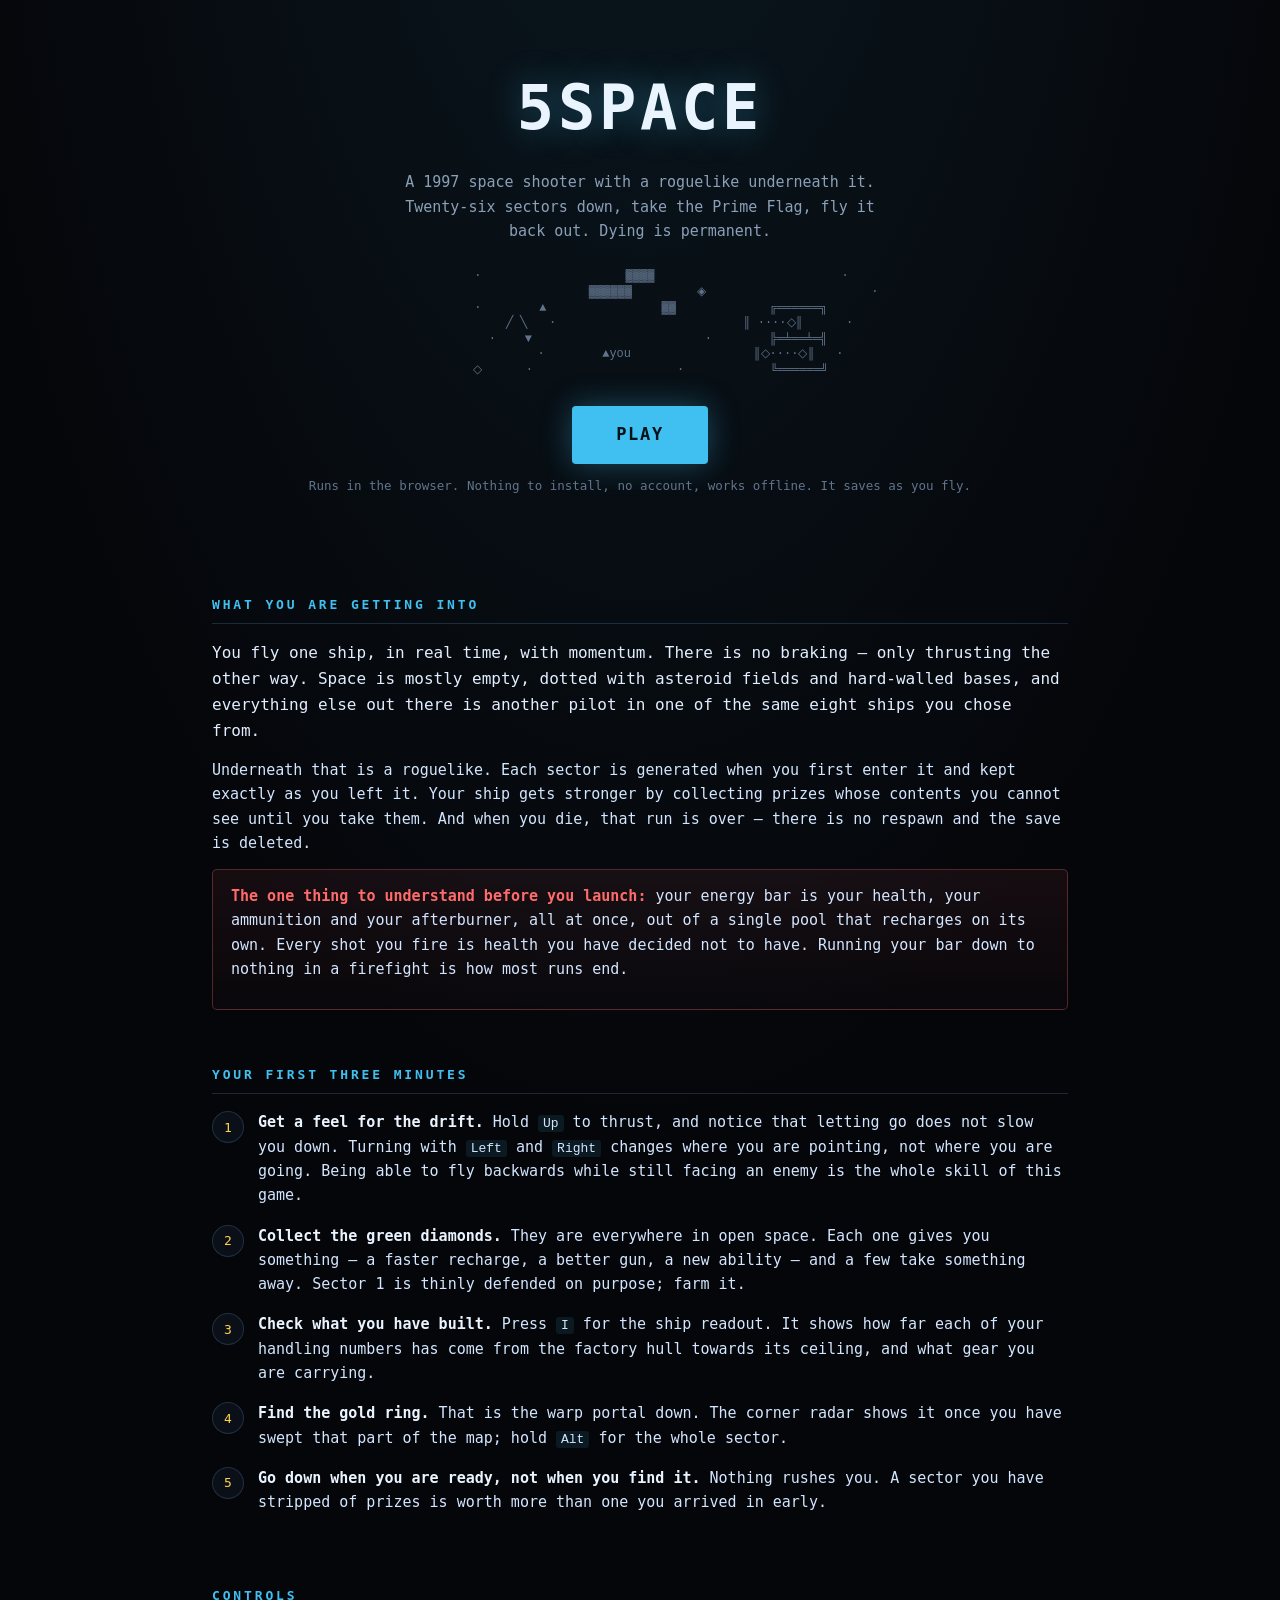
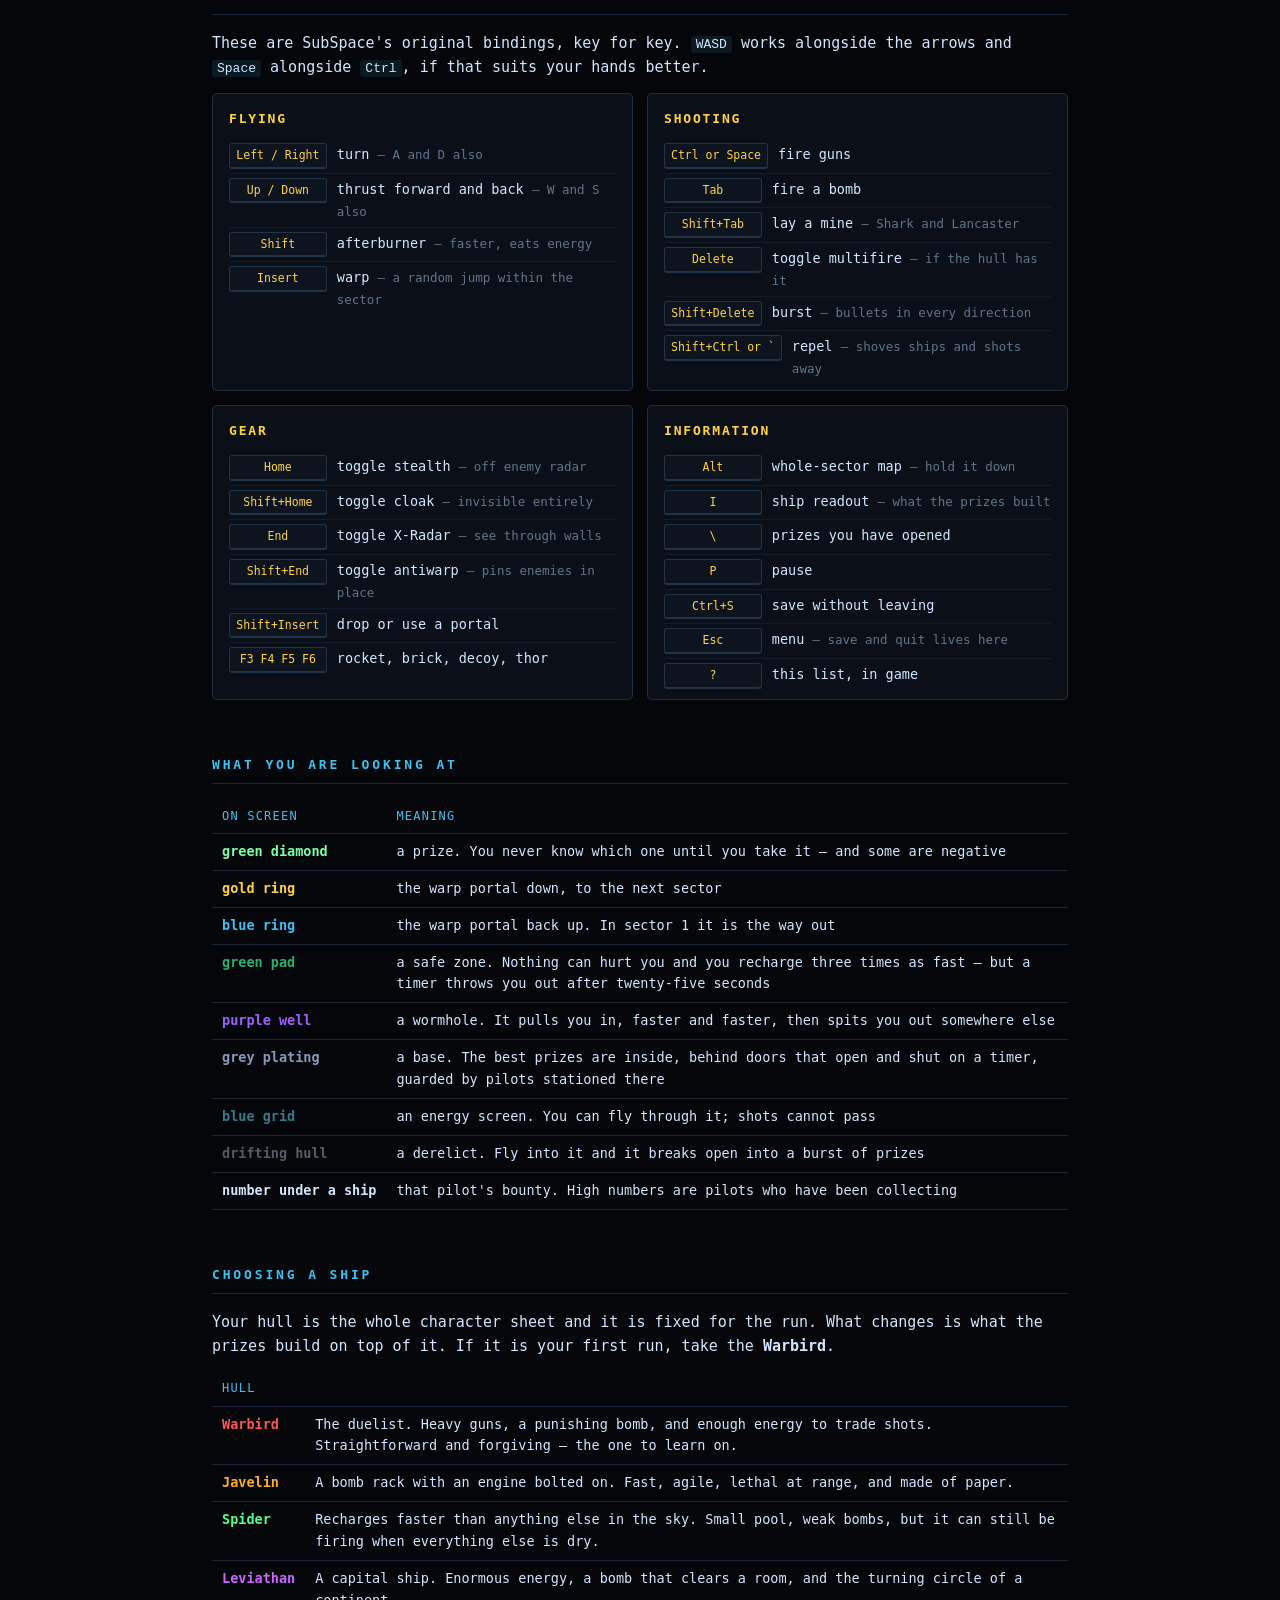
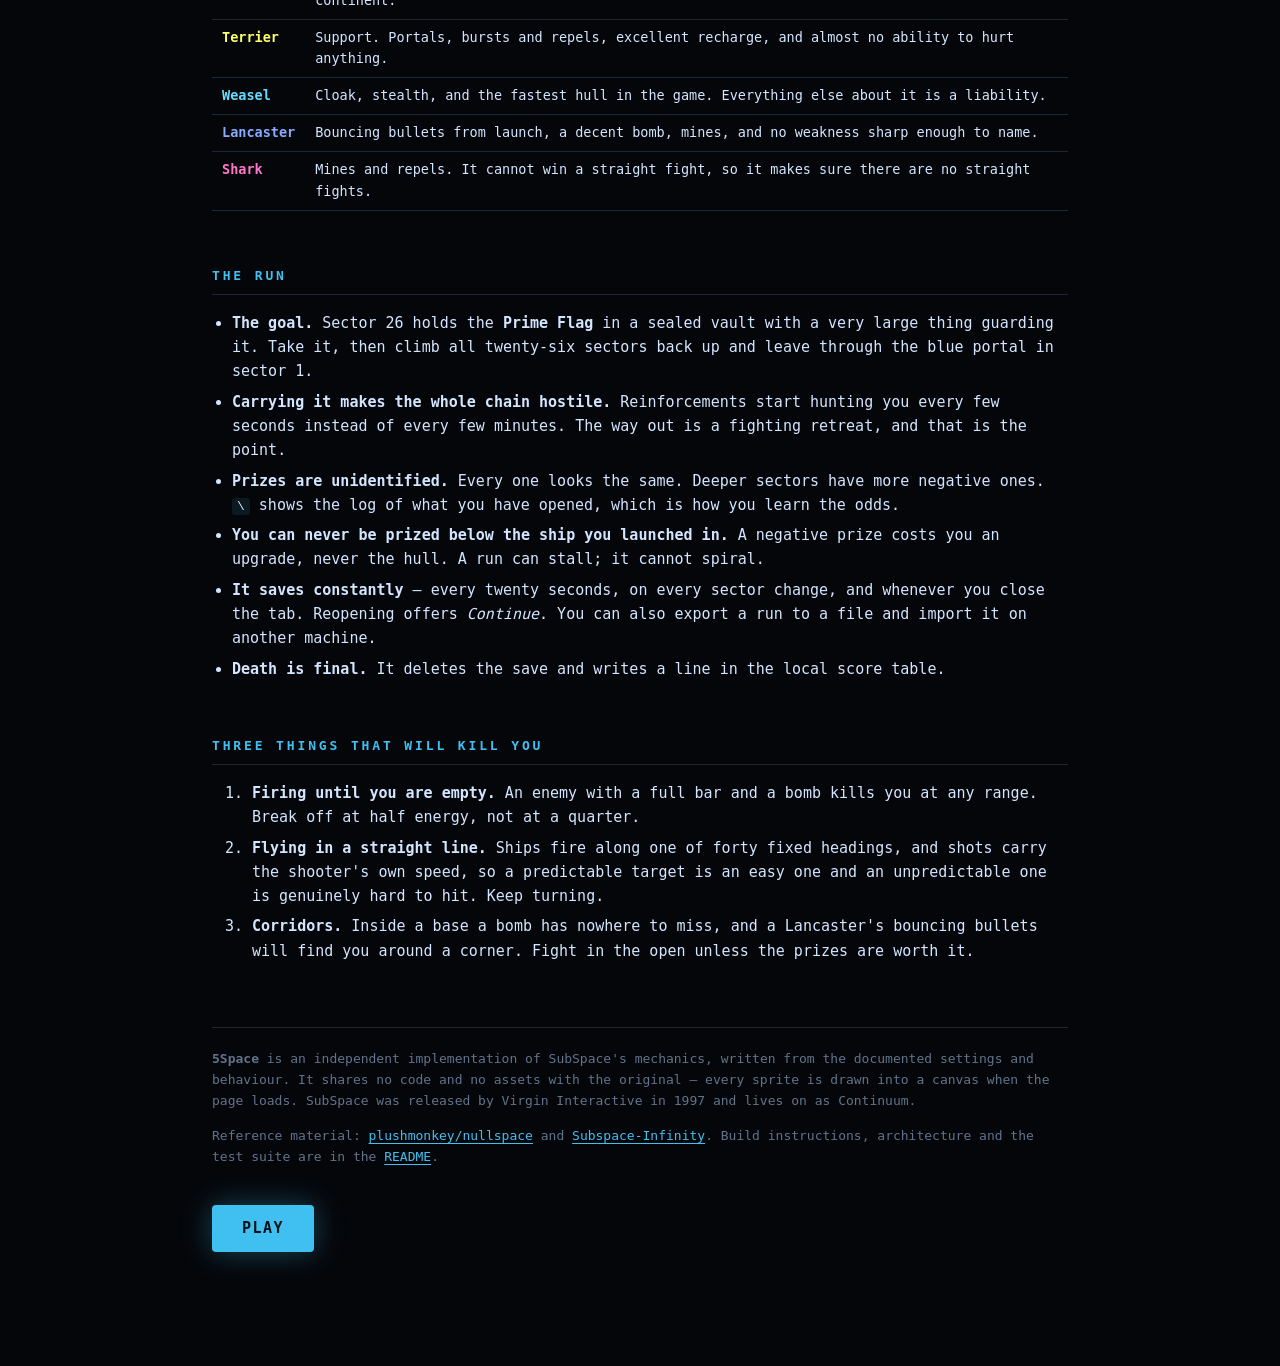
<file: NotMobileOptimized/index.html>
<!DOCTYPE html>
<html lang="en">
<head>
<meta charset="utf-8">
<meta name="viewport" content="width=device-width, initial-scale=1">
<title>5Space &mdash; a SubSpace roguelike</title>
<meta name="description" content="Fly a 1997 space shooter through twenty-six procedurally generated sectors. Find the Prime Flag, carry it back out. Dying is permanent. Runs in your browser, offline, with nothing to install.">
<meta name="color-scheme" content="dark">
<link rel="icon" href="data:image/svg+xml,%3Csvg xmlns='http://www.w3.org/2000/svg' viewBox='0 0 32 32'%3E%3Crect width='32' height='32' fill='%2305060a'/%3E%3Cpath d='M16 4 L26 27 L16 21 L6 27 Z' fill='%2340c0f0'/%3E%3C/svg%3E">
<style>
  :root {
    --bg: #05060a;
    --panel: #0b1018;
    --panel2: #0e141e;
    --ink: #d3e6ff;
    --dim: #8ba0b8;
    --faint: #61748c;
    --accent: #40c0f0;
    --gold: #ffd24a;
    --green: #7dffa8;
    --red: #ff6b6b;
    --edge: rgba(90, 140, 190, 0.26);
    --mono: "DejaVu Sans Mono", "Liberation Mono", Menlo, Consolas, "Courier New", monospace;
  }
  * { box-sizing: border-box; }
  html { scroll-behavior: smooth; }
  body {
    margin: 0;
    background:
      radial-gradient(ellipse 80% 50% at 50% -10%, rgba(64,192,240,0.10), transparent 70%),
      var(--bg);
    color: var(--ink);
    font-family: var(--mono);
    font-size: 15px;
    line-height: 1.62;
  }
  .wrap { max-width: 900px; margin: 0 auto; padding: 0 22px 90px; }
  a { color: var(--accent); text-decoration-thickness: 1px; text-underline-offset: 3px; }
  a:hover { color: var(--gold); }
  p { margin: 0 0 14px; }
  ul { margin: 0 0 14px; padding-left: 20px; }
  li { margin-bottom: 6px; }
  code { background: rgba(64,192,240,0.10); border-radius: 3px; padding: 1px 5px; font-size: 13px; }

  /* ---- hero ---------------------------------------------------------- */

  header { text-align: center; padding: 58px 0 30px; }
  h1 {
    font-size: clamp(34px, 8vw, 62px);
    margin: 0;
    letter-spacing: 0.06em;
    color: #eaf4ff;
    text-shadow: 0 0 34px rgba(64,192,240,0.42);
  }
  .tag { color: var(--dim); font-size: 15px; margin: 12px auto 0; max-width: 54ch; }
  .art {
    color: var(--faint);
    font-size: clamp(8px, 1.7vw, 12px);
    line-height: 1.3;
    margin: 26px 0 4px;
    white-space: pre;
    overflow-x: auto;
  }
  .play {
    display: inline-block;
    margin: 24px 0 10px;
    padding: 15px 44px;
    background: var(--accent);
    color: #04121c;
    font-family: var(--mono);
    font-weight: bold;
    font-size: 17px;
    letter-spacing: 0.1em;
    border-radius: 4px;
    text-decoration: none;
    box-shadow: 0 0 30px rgba(64,192,240,0.34);
  }
  .play:hover { background: var(--gold); color: #1c1404; box-shadow: 0 0 34px rgba(255,210,74,0.4); }
  .nodeps { color: var(--faint); font-size: 12.5px; margin-top: 2px; }

  /* ---- sections ------------------------------------------------------ */

  h2 {
    font-size: 13px;
    letter-spacing: 0.22em;
    text-transform: uppercase;
    color: var(--accent);
    margin: 54px 0 16px;
    padding-bottom: 8px;
    border-bottom: 1px solid var(--edge);
  }
  h3 { font-size: 15px; margin: 24px 0 6px; color: var(--gold); }
  .lede { font-size: 16px; color: #e2eeff; }

  /* ---- quickstart ---------------------------------------------------- */

  ol.steps { counter-reset: step; list-style: none; padding: 0; margin: 0; }
  ol.steps > li {
    counter-increment: step;
    position: relative;
    padding: 0 0 16px 46px;
    margin: 0;
  }
  ol.steps > li::before {
    content: counter(step);
    position: absolute;
    left: 0; top: 1px;
    width: 30px; height: 30px;
    border: 1px solid var(--edge);
    border-radius: 50%;
    color: var(--gold);
    font-size: 13px;
    display: flex; align-items: center; justify-content: center;
    background: var(--panel);
  }
  ol.steps b { color: #eaf4ff; }

  /* ---- control cards ------------------------------------------------- */

  .cards { display: grid; grid-template-columns: repeat(auto-fit, minmax(300px, 1fr)); gap: 14px; }
  .card {
    background: var(--panel);
    border: 1px solid var(--edge);
    border-radius: 5px;
    padding: 14px 16px 6px;
  }
  .card h3 { margin: 0 0 10px; font-size: 13px; letter-spacing: 0.14em; text-transform: uppercase; }
  .keyrow { display: flex; gap: 10px; align-items: baseline; padding: 4px 0; border-top: 1px solid rgba(90,140,190,0.10); }
  .card .keyrow:first-of-type { border-top: 0; }
  .keyrow kbd {
    flex: 0 0 auto;
    min-width: 8.5em;
    border: 1px solid var(--edge);
    border-bottom-width: 2px;
    border-radius: 3px;
    background: var(--panel2);
    color: var(--gold);
    font-family: var(--mono);
    font-size: 11.5px;
    padding: 2px 6px;
    text-align: center;
    white-space: nowrap;
  }
  .keyrow span { font-size: 13.5px; color: var(--ink); }
  .keyrow em { color: var(--faint); font-style: normal; font-size: 12.5px; }

  /* ---- tables -------------------------------------------------------- */

  table { border-collapse: collapse; width: 100%; margin: 0 0 18px; font-size: 13.5px; }
  th, td { text-align: left; padding: 7px 10px; border-bottom: 1px solid var(--edge); vertical-align: top; }
  th { color: var(--accent); font-weight: normal; font-size: 12px; letter-spacing: 0.1em; text-transform: uppercase; }
  .hulls td:first-child { font-weight: bold; white-space: nowrap; }
  .legend td:first-child { white-space: nowrap; font-weight: bold; width: 1%; }

  /* ---- callout ------------------------------------------------------- */

  .callout {
    background: linear-gradient(180deg, rgba(255,107,107,0.07), rgba(255,107,107,0.02));
    border: 1px solid rgba(255,107,107,0.3);
    border-radius: 5px;
    padding: 14px 18px;
    margin: 0 0 18px;
  }
  .callout strong { color: var(--red); }

  footer {
    margin-top: 64px; padding-top: 20px;
    border-top: 1px solid var(--edge);
    color: var(--faint); font-size: 13px;
  }

  @media (max-width: 620px) {
    body { font-size: 14px; }
    .wrap { padding: 0 14px 60px; }
    header { padding: 34px 0 20px; }
    .keyrow { flex-direction: column; gap: 2px; }
    .keyrow kbd { min-width: 0; align-self: flex-start; }
  }
</style>
</head>
<body>
<div class="wrap">

<header>
  <h1>5SPACE</h1>
  <p class="tag">A 1997 space shooter with a roguelike underneath it.
  Twenty-six sectors down, take the Prime Flag, fly it back out.
  Dying is permanent.</p>

<pre class="art">
      ·                    ▓▓▓▓                          ·
                          ▓▓▓▓▓▓         ◈                       ·
   ·        ▲                ▓▓             ╔══════╗
           ╱ ╲   ·                          ║ ····◇║      ·
     ·    ▼                        ·        ╠═╧══╧═╣
              ·        ▲you                 ║◇····◇║   ·
   ◇      ·                    ·            ╚══════╝
</pre>

  <a class="play" href="play.html">PLAY</a>
  <p class="nodeps">Runs in the browser. Nothing to install, no account, works offline.
  It saves as you fly.</p>
</header>

<h2>What you are getting into</h2>

<p class="lede">You fly one ship, in real time, with momentum. There is no braking &mdash;
only thrusting the other way. Space is mostly empty, dotted with asteroid fields and
hard-walled bases, and everything else out there is another pilot in one of the same
eight ships you chose from.</p>

<p>Underneath that is a roguelike. Each sector is generated when you first enter it and
kept exactly as you left it. Your ship gets stronger by collecting prizes whose contents
you cannot see until you take them. And when you die, that run is over &mdash; there is no
respawn and the save is deleted.</p>

<div class="callout">
<p><strong>The one thing to understand before you launch:</strong> your energy bar is
your health, your ammunition and your afterburner, all at once, out of a single pool that
recharges on its own. Every shot you fire is health you have decided not to have. Running
your bar down to nothing in a firefight is how most runs end.</p>
</div>

<h2>Your first three minutes</h2>

<ol class="steps">
  <li><b>Get a feel for the drift.</b> Hold <code>Up</code> to thrust, and notice that
    letting go does not slow you down. Turning with <code>Left</code> and <code>Right</code>
    changes where you are pointing, not where you are going. Being able to fly backwards
    while still facing an enemy is the whole skill of this game.</li>
  <li><b>Collect the green diamonds.</b> They are everywhere in open space. Each one gives
    you something &mdash; a faster recharge, a better gun, a new ability &mdash; and a few
    take something away. Sector 1 is thinly defended on purpose; farm it.</li>
  <li><b>Check what you have built.</b> Press <code>I</code> for the ship readout. It shows
    how far each of your handling numbers has come from the factory hull towards its
    ceiling, and what gear you are carrying.</li>
  <li><b>Find the gold ring.</b> That is the warp portal down. The corner radar shows it
    once you have swept that part of the map; hold <code>Alt</code> for the whole sector.</li>
  <li><b>Go down when you are ready, not when you find it.</b> Nothing rushes you.
    A sector you have stripped of prizes is worth more than one you arrived in early.</li>
</ol>

<h2>Controls</h2>

<p>These are SubSpace's original bindings, key for key. <code>WASD</code> works alongside
the arrows and <code>Space</code> alongside <code>Ctrl</code>, if that suits your hands
better.</p>

<div class="cards">

  <div class="card">
    <h3>Flying</h3>
    <div class="keyrow"><kbd>Left / Right</kbd><span>turn <em>&mdash; A and D also</em></span></div>
    <div class="keyrow"><kbd>Up / Down</kbd><span>thrust forward and back <em>&mdash; W and S also</em></span></div>
    <div class="keyrow"><kbd>Shift</kbd><span>afterburner <em>&mdash; faster, eats energy</em></span></div>
    <div class="keyrow"><kbd>Insert</kbd><span>warp <em>&mdash; a random jump within the sector</em></span></div>
  </div>

  <div class="card">
    <h3>Shooting</h3>
    <div class="keyrow"><kbd>Ctrl or Space</kbd><span>fire guns</span></div>
    <div class="keyrow"><kbd>Tab</kbd><span>fire a bomb</span></div>
    <div class="keyrow"><kbd>Shift+Tab</kbd><span>lay a mine <em>&mdash; Shark and Lancaster</em></span></div>
    <div class="keyrow"><kbd>Delete</kbd><span>toggle multifire <em>&mdash; if the hull has it</em></span></div>
    <div class="keyrow"><kbd>Shift+Delete</kbd><span>burst <em>&mdash; bullets in every direction</em></span></div>
    <div class="keyrow"><kbd>Shift+Ctrl or `</kbd><span>repel <em>&mdash; shoves ships and shots away</em></span></div>
  </div>

  <div class="card">
    <h3>Gear</h3>
    <div class="keyrow"><kbd>Home</kbd><span>toggle stealth <em>&mdash; off enemy radar</em></span></div>
    <div class="keyrow"><kbd>Shift+Home</kbd><span>toggle cloak <em>&mdash; invisible entirely</em></span></div>
    <div class="keyrow"><kbd>End</kbd><span>toggle X-Radar <em>&mdash; see through walls</em></span></div>
    <div class="keyrow"><kbd>Shift+End</kbd><span>toggle antiwarp <em>&mdash; pins enemies in place</em></span></div>
    <div class="keyrow"><kbd>Shift+Insert</kbd><span>drop or use a portal</span></div>
    <div class="keyrow"><kbd>F3 F4 F5 F6</kbd><span>rocket, brick, decoy, thor</span></div>
  </div>

  <div class="card">
    <h3>Information</h3>
    <div class="keyrow"><kbd>Alt</kbd><span>whole-sector map <em>&mdash; hold it down</em></span></div>
    <div class="keyrow"><kbd>I</kbd><span>ship readout <em>&mdash; what the prizes built</em></span></div>
    <div class="keyrow"><kbd>\</kbd><span>prizes you have opened</span></div>
    <div class="keyrow"><kbd>P</kbd><span>pause</span></div>
    <div class="keyrow"><kbd>Ctrl+S</kbd><span>save without leaving</span></div>
    <div class="keyrow"><kbd>Esc</kbd><span>menu <em>&mdash; save and quit lives here</em></span></div>
    <div class="keyrow"><kbd>?</kbd><span>this list, in game</span></div>
  </div>

</div>

<h2>What you are looking at</h2>

<table class="legend">
  <tr><th>On screen</th><th>Meaning</th></tr>
  <tr><td style="color:#7dffa8">green diamond</td><td>a prize. You never know which one until you take it &mdash; and some are negative</td></tr>
  <tr><td style="color:#ffd24a">gold ring</td><td>the warp portal down, to the next sector</td></tr>
  <tr><td style="color:#40c0f0">blue ring</td><td>the warp portal back up. In sector 1 it is the way out</td></tr>
  <tr><td style="color:#2fae70">green pad</td><td>a safe zone. Nothing can hurt you and you recharge three times as fast &mdash; but a timer throws you out after twenty-five seconds</td></tr>
  <tr><td style="color:#a060ff">purple well</td><td>a wormhole. It pulls you in, faster and faster, then spits you out somewhere else</td></tr>
  <tr><td style="color:#8899bb">grey plating</td><td>a base. The best prizes are inside, behind doors that open and shut on a timer, guarded by pilots stationed there</td></tr>
  <tr><td style="color:#3a7a8a">blue grid</td><td>an energy screen. You can fly through it; shots cannot pass</td></tr>
  <tr><td style="color:#5a5a66">drifting hull</td><td>a derelict. Fly into it and it breaks open into a burst of prizes</td></tr>
  <tr><td>number under a ship</td><td>that pilot's bounty. High numbers are pilots who have been collecting</td></tr>
</table>

<h2>Choosing a ship</h2>

<p>Your hull is the whole character sheet and it is fixed for the run. What changes is what
the prizes build on top of it. If it is your first run, take the <strong>Warbird</strong>.</p>

<table class="hulls">
  <tr><th>Hull</th><th></th></tr>
  <tr><td style="color:#ff5555">Warbird</td><td>The duelist. Heavy guns, a punishing bomb, and enough energy to trade shots. Straightforward and forgiving &mdash; the one to learn on.</td></tr>
  <tr><td style="color:#ffaa33">Javelin</td><td>A bomb rack with an engine bolted on. Fast, agile, lethal at range, and made of paper.</td></tr>
  <tr><td style="color:#55ff88">Spider</td><td>Recharges faster than anything else in the sky. Small pool, weak bombs, but it can still be firing when everything else is dry.</td></tr>
  <tr><td style="color:#cc66ff">Leviathan</td><td>A capital ship. Enormous energy, a bomb that clears a room, and the turning circle of a continent.</td></tr>
  <tr><td style="color:#ffff66">Terrier</td><td>Support. Portals, bursts and repels, excellent recharge, and almost no ability to hurt anything.</td></tr>
  <tr><td style="color:#66ddff">Weasel</td><td>Cloak, stealth, and the fastest hull in the game. Everything else about it is a liability.</td></tr>
  <tr><td style="color:#88aaff">Lancaster</td><td>Bouncing bullets from launch, a decent bomb, mines, and no weakness sharp enough to name.</td></tr>
  <tr><td style="color:#ff77cc">Shark</td><td>Mines and repels. It cannot win a straight fight, so it makes sure there are no straight fights.</td></tr>
</table>

<h2>The run</h2>

<ul>
  <li><strong>The goal.</strong> Sector 26 holds the <strong>Prime Flag</strong> in a sealed
    vault with a very large thing guarding it. Take it, then climb all twenty-six sectors
    back up and leave through the blue portal in sector 1.</li>
  <li><strong>Carrying it makes the whole chain hostile.</strong> Reinforcements start
    hunting you every few seconds instead of every few minutes. The way out is a fighting
    retreat, and that is the point.</li>
  <li><strong>Prizes are unidentified.</strong> Every one looks the same. Deeper sectors
    have more negative ones. <code>\</code> shows the log of what you have opened, which is
    how you learn the odds.</li>
  <li><strong>You can never be prized below the ship you launched in.</strong> A negative
    prize costs you an upgrade, never the hull. A run can stall; it cannot spiral.</li>
  <li><strong>It saves constantly</strong> &mdash; every twenty seconds, on every sector
    change, and whenever you close the tab. Reopening offers <em>Continue</em>. You can also
    export a run to a file and import it on another machine.</li>
  <li><strong>Death is final.</strong> It deletes the save and writes a line in the local
    score table.</li>
</ul>

<h2>Three things that will kill you</h2>

<ol>
  <li><strong>Firing until you are empty.</strong> An enemy with a full bar and a bomb kills
    you at any range. Break off at half energy, not at a quarter.</li>
  <li><strong>Flying in a straight line.</strong> Ships fire along one of forty fixed
    headings, and shots carry the shooter's own speed, so a predictable target is an easy
    one and an unpredictable one is genuinely hard to hit. Keep turning.</li>
  <li><strong>Corridors.</strong> Inside a base a bomb has nowhere to miss, and a Lancaster's
    bouncing bullets will find you around a corner. Fight in the open unless the prizes are
    worth it.</li>
</ol>

<footer>
  <p><strong>5Space</strong> is an independent implementation of SubSpace's mechanics,
  written from the documented settings and behaviour. It shares no code and no assets with
  the original &mdash; every sprite is drawn into a canvas when the page loads. SubSpace was
  released by Virgin Interactive in 1997 and lives on as Continuum.</p>
  <p>Reference material:
  <a href="https://github.com/plushmonkey/nullspace">plushmonkey/nullspace</a> and
  <a href="https://github.com/assofohdz/Subspace-Infinity">Subspace-Infinity</a>.
  Build instructions, architecture and the test suite are in the
  <a href="README.md">README</a>.</p>
  <p><a class="play" style="padding:11px 30px;font-size:15px" href="play.html">PLAY</a></p>
</footer>

</div>
</body>
</html>
</file>
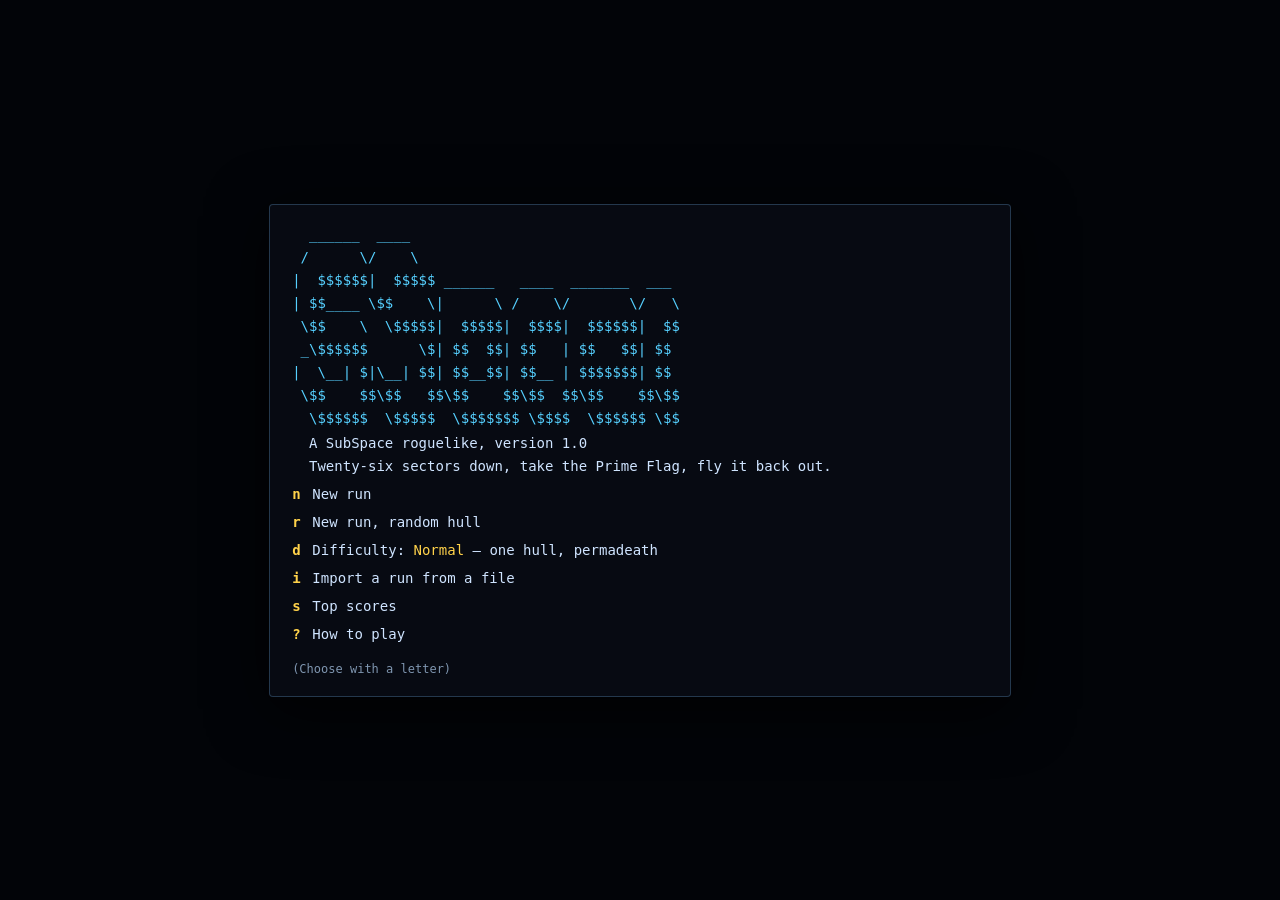
<file: 5space.html>
<!DOCTYPE html>
<html lang="en">
<head>
<meta charset="utf-8">
<meta name="viewport" content="width=device-width, initial-scale=1, maximum-scale=1, user-scalable=no, viewport-fit=cover">
<meta name="mobile-web-app-capable" content="yes">
<meta name="apple-mobile-web-app-capable" content="yes">
<meta name="apple-mobile-web-app-status-bar-style" content="black-translucent">
<title>5Space &mdash; a SubSpace roguelike</title>
<meta name="color-scheme" content="dark">
<link rel="icon" href="data:image/svg+xml,%3Csvg xmlns='http://www.w3.org/2000/svg' viewBox='0 0 32 32'%3E%3Crect width='32' height='32' fill='%2305060a'/%3E%3Cpath d='M16 4 L26 27 L16 21 L6 27 Z' fill='%2340c0f0'/%3E%3C/svg%3E">
<style>
/* 5Space - the canvas fills the window; everything else floats over it. */

:root {
  --ink: #cfe4ff;
  --dim: #7f96b0;
  --accent: #40c0f0;
  --gold: #ffd24a;
  --panel: rgba(8, 12, 20, 0.88);
  --edge: rgba(90, 140, 190, 0.35);
  --mono: "DejaVu Sans Mono", "Liberation Mono", Menlo, Consolas, "Courier New", monospace;
}

* { box-sizing: border-box; }

html, body {
  margin: 0;
  padding: 0;
  height: 100%;
  overflow: hidden;
  background: #05060a;
  color: var(--ink);
  font-family: var(--mono);
  -webkit-font-smoothing: antialiased;

  /* A game surface, not a document: no pinch-zoom, no pull-to-refresh, no
     text selection or callout menus when a thumb rests on a control. */
  touch-action: none;
  overscroll-behavior: none;
  user-select: none;
  -webkit-user-select: none;
  -webkit-touch-callout: none;
  -webkit-tap-highlight-color: transparent;
}

#screen {
  display: block;
  position: fixed;
  inset: 0;
  width: 100%;
  height: 100%;
  image-rendering: pixelated;
}

.hidden { display: none !important; }

/* ---- message log ---------------------------------------------------- */

#messages {
  position: fixed;
  top: 10px;
  left: 12px;
  max-width: min(52ch, 60vw);
  pointer-events: none;
  font-size: 13px;
  line-height: 1.45;
  text-shadow: 0 1px 3px #000, 0 0 8px #000;
}

#messages .msg {
  color: var(--ink);
  transition: opacity 0.2s linear;
}

/* ---- the big banner ------------------------------------------------- */

#banner {
  position: fixed;
  top: 32%;
  left: 0;
  right: 0;
  text-align: center;
  font-size: clamp(22px, 5vw, 46px);
  font-weight: bold;
  letter-spacing: 0.08em;
  pointer-events: none;
  text-shadow: 0 2px 16px #000, 0 0 40px rgba(0, 0, 0, 0.9);
  opacity: 0;
}

#banner.fade { animation: bannerFade 2.4s ease-out forwards; }

@keyframes bannerFade {
  0% { opacity: 0; transform: scale(1.12); }
  12% { opacity: 1; transform: scale(1); }
  70% { opacity: 1; }
  100% { opacity: 0; transform: scale(1.04); }
}

/* ---- overlays: menus, prompts, full-screen text ---------------------- */

#overlay {
  position: fixed;
  inset: 0;
  display: flex;
  align-items: center;
  justify-content: center;
  background: rgba(3, 5, 10, 0.82);
  backdrop-filter: blur(2px);
  z-index: 20;
  padding: 20px;
}

.menu {
  background: var(--panel);
  border: 1px solid var(--edge);
  border-radius: 4px;
  padding: 18px 22px;
  max-width: min(96ch, 96vw);
  max-height: 92vh;
  overflow-y: auto;
  font-size: 14px;
  line-height: 1.5;
  box-shadow: 0 12px 60px rgba(0, 0, 0, 0.8);
}

.menu.full { min-width: min(88ch, 92vw); }

.mtitle {
  display: block;
  color: var(--gold);
  font-weight: bold;
  margin-bottom: 10px;
  letter-spacing: 0.04em;
}

.mhead {
  color: var(--accent);
  margin: 12px 0 4px;
  font-weight: bold;
}

.mrow {
  white-space: pre-wrap;
  color: var(--ink);
  padding: 1px 0;
}

.mrow.pick {
  cursor: pointer;
  padding: 3px 6px;
  margin: 1px -6px;
  border-radius: 3px;
}

.mrow.pick:hover { background: rgba(64, 192, 240, 0.14); }

.msel {
  display: inline-block;
  min-width: 2.4ch;
  color: var(--gold);
  font-weight: bold;
}

.mfoot {
  display: block;
  margin-top: 12px;
  color: var(--dim);
  font-size: 12px;
}

.logo { color: #56d0ff; white-space: pre; }
.hi { color: var(--gold); }

/* ---- text entry ------------------------------------------------------ */

.entryform { margin: 6px 0 2px; }

/* Big enough to be an obvious tap target: if a browser declines to focus it
   automatically, tapping it is the fallback that always works. */
.entryinput {
  display: block;
  width: 100%;
  box-sizing: border-box;
  padding: 12px 14px;
  background: rgba(4, 8, 14, 0.9);
  border: 1px solid var(--accent);
  border-radius: 5px;
  color: #fff;
  font-family: var(--mono);
  font-size: 17px;              /* under 16px and iOS zooms the page in */
  letter-spacing: 0.04em;
  outline: none;
  /* the page suppresses selection; a text field needs it back */
  user-select: text;
  -webkit-user-select: text;
  touch-action: manipulation;
}

.entryinput:focus { border-color: var(--gold); box-shadow: 0 0 0 2px rgba(255, 210, 74, 0.2); }

.entrybtns { display: flex; gap: 10px; margin-top: 12px; }

.ebtn {
  flex: 1;
  padding: 12px 18px;
  background: rgba(20, 32, 48, 0.9);
  border: 1px solid var(--edge);
  border-radius: 5px;
  color: var(--ink);
  font-family: var(--mono);
  font-size: 14px;
  font-weight: bold;
  cursor: pointer;
  touch-action: manipulation;
}

.ebtn.ok { background: var(--accent); border-color: var(--accent); color: #04121c; }
.ebtn:active { transform: scale(0.98); }
.ebtn.ok:active { background: var(--gold); }

.entry { color: #fff; }
.caret { animation: blink 1s steps(1) infinite; }
@keyframes blink { 50% { opacity: 0; } }

/* ---- the hull picker ------------------------------------------------- */

.shipname { font-weight: bold; }
.shipstats { color: var(--dim); font-size: 12px; }
.shipblurb { color: var(--ink); font-size: 12.5px; padding: 2px 0 0 2.4ch; opacity: 0.9; }
.shiphint { color: var(--dim); font-size: 12px; padding: 0 0 4px 2.4ch; font-style: italic; }

/* ---- on-screen controls ---------------------------------------------- */

/* The layer covers the screen but only its buttons take input, so a thumb
   that misses one lands on the game rather than on an invisible panel. */
#touch {
  position: fixed;
  inset: 0;
  z-index: 15;
  pointer-events: none;
}

/* A menu owns the whole screen; the flight controls step aside for it. */
#overlay:not(.hidden) ~ #touch { display: none; }

#touch .tbtn {
  pointer-events: auto;
  position: absolute;
  display: flex;
  align-items: center;
  justify-content: center;
  background: rgba(16, 26, 40, 0.5);
  border: 1px solid rgba(120, 175, 225, 0.34);
  border-radius: 12px;
  color: var(--ink);
  font-family: var(--mono);
  font-size: 13px;
  font-weight: bold;
  letter-spacing: 0.04em;
  touch-action: none;
  backdrop-filter: blur(2px);
  transition: background 0.06s linear, transform 0.06s linear;
}

#touch .tbtn.lit,
#touch .tbtn:active {
  background: rgba(64, 192, 240, 0.42);
  border-color: rgba(150, 220, 255, 0.8);
  transform: scale(0.96);
}

/* thumb zones: bottom corners, inside the safe area */
#touch .tpad {
  position: absolute;
  bottom: calc(env(safe-area-inset-bottom, 0px) + 10px);
  width: 186px;
  height: 186px;
  pointer-events: none;
}
#touch .tpad-left { left: calc(env(safe-area-inset-left, 0px) + 10px); }
#touch .tpad-right { right: calc(env(safe-area-inset-right, 0px) + 10px); }

/* a d-pad: thrust above, reverse below, turn either side */
#touch .tpad-left .tbtn { width: 62px; height: 62px; font-size: 20px; }
#touch .tpad-left .up { left: 62px; top: 0; }
#touch .tpad-left .left { left: 0; top: 62px; }
#touch .tpad-left .right { left: 124px; top: 62px; }
#touch .tpad-left .down { left: 62px; top: 124px; }

/* fire under the thumb, bomb and boost within reach of it */
#touch .tpad-right .fire {
  right: 0; bottom: 8px;
  width: 104px; height: 104px;
  border-radius: 52px;
  font-size: 17px;
  background: rgba(64, 150, 200, 0.34);
}
#touch .tpad-right .bomb { right: 8px; bottom: 118px; width: 86px; height: 52px; }
#touch .tpad-right .boost { right: 112px; bottom: 20px; width: 68px; height: 68px; border-radius: 34px; }
/* dropping a portal is a two-hand-free moment, so it sits outboard of boost
   where the thumb reaches it without crossing fire */
#touch .tpad-right .portal {
  right: 188px; bottom: 24px;
  width: 60px; height: 60px;
  border-radius: 30px;
  font-size: 11px;
}

#touch .tpad-right .mine { right: 8px; bottom: 176px; width: 86px; height: 44px; font-size: 11px; }

/* The rest of the stock, climbing away from MINE.
   column-reverse so the first button in the array is the lowest one, and
   wrap so a short landscape phone gets a second column instead of a stack
   that runs off the top of the screen and under the radar.  The height it is
   allowed to occupy is measured and set by layoutTouch, because only the
   running page knows where the radar ends. */
#touch .tstack {
  position: absolute;
  right: 8px;
  bottom: 226px;
  display: flex;
  flex-direction: column-reverse;
  flex-wrap: wrap-reverse;
  align-content: flex-start;
  gap: 6px;
  pointer-events: none;
}
#touch .tstack .tbtn {
  position: static;
  width: 86px;
  height: 42px;
  font-size: 11px;
}

/* Map, gear and menu stack down the right-hand edge, below the radar.
   Anywhere along the top centre they eventually collide with the status
   readout on the left - which is exactly what happened on a tablet, where
   the readout is wide enough to reach the middle.  The radar is 22vmin tall
   (capped at 190px) and starts 12px down, hence the offset. */
#touch .ttop {
  position: absolute;
  top: calc(env(safe-area-inset-top, 0px) + min(22vmin, 190px) + 22px);
  right: calc(env(safe-area-inset-right, 0px) + 10px);
  display: flex;
  flex-direction: column;
  gap: 6px;
  pointer-events: none;
}
#touch .ttop .tbtn {
  position: static;
  min-width: 56px;
  height: 34px;
  font-size: 12px;
  border-radius: 8px;
}

/* Too small to place the stock anywhere without collisions: it stays in GEAR,
   which is where it was before the pad had it. */
#touch.no-stack .tstack { display: none; }

/* Narrow portrait: PORT stacks on top of BOOST rather than reaching across
   the screen into the d-pad.  Set by layoutTouch when the two actually meet. */
#touch.port-up .tpad-right .portal { right: 116px; bottom: 94px; }
#touch.compact.port-up .tpad-right .portal { right: 96px; bottom: 80px; }

/* When the utility stack needs the right-hand edge, this column moves to the
   left one, under the status readout and above the d-pad.  layoutTouch adds
   the class only when the two actually intersect, so a tablet keeps the
   original arrangement. */
#touch.ttop-left .ttop {
  right: auto;
  left: calc(env(safe-area-inset-left, 0px) + 10px);
  top: calc(env(safe-area-inset-top, 0px) + 72px);
  /* A row, not a column: stacked vertically these three reach 174px down the
     left edge, which is into the d-pad on a 320px-tall phone.  Lying on their
     side they are 30px tall and clear it at every size, and the left edge has
     the width to spare because the d-pad is only 150 wide. */
  flex-direction: row;
}
#touch.ttop-left .tgear-panel {
  right: auto;
  left: calc(env(safe-area-inset-left, 0px) + 10px);
  top: calc(env(safe-area-inset-top, 0px) + 112px);
}

/* everything else, behind one toggle, opening inward from that column */
#touch .tgear-panel {
  position: absolute;
  top: calc(env(safe-area-inset-top, 0px) + min(22vmin, 190px) + 22px);
  right: calc(env(safe-area-inset-right, 0px) + 72px);
  display: grid;
  grid-template-columns: repeat(4, 1fr);
  gap: 6px;
  padding: 10px;
  width: min(420px, calc(100vw - 96px));
  background: rgba(8, 12, 20, 0.9);
  border: 1px solid var(--edge);
  border-radius: 10px;
  pointer-events: auto;
}
#touch .tgear-panel .tbtn {
  position: static;
  height: 40px;
  font-size: 11px;
  font-weight: normal;
  border-radius: 7px;
}

/* compact: small phones, where the pads would otherwise meet in the middle */
#touch.compact .tpad { width: 150px; height: 150px; }
#touch.compact .tpad-left .tbtn { width: 50px; height: 50px; font-size: 17px; }
#touch.compact .tpad-left .up { left: 50px; top: 0; }
#touch.compact .tpad-left .left { left: 0; top: 50px; }
#touch.compact .tpad-left .right { left: 100px; top: 50px; }
#touch.compact .tpad-left .down { left: 50px; top: 100px; }
#touch.compact .tpad-right .fire { width: 86px; height: 86px; border-radius: 43px; font-size: 14px; }
#touch.compact .tpad-right .bomb { bottom: 100px; width: 74px; height: 44px; font-size: 11px; }
#touch.compact .tpad-right .boost { right: 92px; bottom: 16px; width: 58px; height: 58px; border-radius: 29px; font-size: 11px; }
#touch.compact .tpad-right .portal { right: 156px; bottom: 20px; width: 50px; height: 50px; border-radius: 25px; font-size: 10px; }
#touch.compact .tpad-right .mine { right: 8px; bottom: 150px; width: 74px; height: 36px; font-size: 10px; }
#touch.compact .tstack { bottom: 191px; gap: 5px; }
#touch.compact .tstack .tbtn { width: 74px; height: 36px; font-size: 10px; }

/* Landscape on a phone: there is no vertical room for a ladder, but there is
   a whole empty strip along the bottom between the two thumbs.  The stock
   becomes a row of circles running left from PORT, in the same order the
   column had - nearest first, so REPEL stays closest to the thumb either way.

   Applied by layoutTouch, and only after it has checked the row actually
   clears the d-pad; on a very short phone it falls back to the ladder. */
#touch.row-bottom .tstack {
  right: 214px;
  bottom: 24px;
  flex-direction: row-reverse;
  flex-wrap: nowrap;
  gap: 8px;
}
#touch.row-bottom .tstack .tbtn {
  width: 46px;
  height: 46px;
  border-radius: 23px;
  font-size: 9px;
  letter-spacing: 0;
}

#touch.compact .ttop .tbtn { min-width: 52px; height: 30px; font-size: 11px; }
#touch.compact .tgear-panel {
  grid-template-columns: repeat(3, 1fr);
  width: min(300px, calc(100vw - 96px));
}

/* the message log clears the compact status readout when controls are up */
body.touch #messages {
  top: calc(env(safe-area-inset-top, 0px) + 52px);
  left: calc(env(safe-area-inset-left, 0px) + 12px);
  max-width: 54vw;
  font-size: 11px;
}

body.touch #banner { top: 26%; }

/* menus must clear the thumb zones and the notch */
body.touch #overlay {
  padding: calc(env(safe-area-inset-top, 0px) + 12px)
           calc(env(safe-area-inset-right, 0px) + 12px)
           calc(env(safe-area-inset-bottom, 0px) + 12px)
           calc(env(safe-area-inset-left, 0px) + 12px);
}
body.touch .menu { max-height: 86vh; }
body.touch .mrow.pick { padding: 9px 8px; }   /* tappable rows */

@media (max-width: 700px) {
  #messages { font-size: 11px; max-width: 70vw; }
  .menu { font-size: 12px; padding: 12px 14px; }
  .mrow.pick { padding: 8px 6px; }
}

</style>
</head>
<body>
<canvas id="screen"></canvas>
<div id="messages"></div>
<div id="banner" class="hidden"></div>
<div id="overlay" class="hidden"></div>
<div id="touch" class="hidden"></div>

<script>
/* ===== js/rng.js ===== */
/* 5Space - random number generation, vector maths, and small shared utilities.
 *
 * The RNG is a seeded xoshiro128** so that a saved game restores with an
 * identical random stream: the four state words go straight into the save
 * file.  All *world* randomness must go through here, never through
 * Math.random - but note that unlike a turn-based roguelike a real-time
 * simulation is not reproducible from a seed alone, because the player's
 * inputs arrive at wall-clock times.  The seed reproduces the *universe*
 * (sector layouts, enemy rosters, prize contents); it does not replay a
 * session.  Purely cosmetic randomness - explosion sparks, the starfield -
 * deliberately uses Math.random, so that drawing a frame never perturbs the
 * stream that the simulation depends on.
 */
(function (SS) {
  'use strict';

  function RNG(seed) {
    this.seed(seed === undefined ? (Date.now() ^ (Math.random() * 0x100000000)) : seed);
  }

  RNG.prototype.seed = function (s) {
    s = s >>> 0;
    if (s === 0) s = 0x9e3779b9;
    /* splitmix32 to spread a single seed word over the four state words */
    var x = s;
    function nxt() {
      x = (x + 0x9e3779b9) >>> 0;
      var z = x;
      z = Math.imul(z ^ (z >>> 16), 0x21f0aaad) >>> 0;
      z = Math.imul(z ^ (z >>> 15), 0x735a2d97) >>> 0;
      return (z ^ (z >>> 15)) >>> 0;
    }
    this.s0 = nxt(); this.s1 = nxt(); this.s2 = nxt(); this.s3 = nxt();
    this.initialSeed = s;
    for (var i = 0; i < 12; i++) this.u32();
  };

  /* raw 32-bit unsigned draw (xoshiro128**) */
  RNG.prototype.u32 = function () {
    var s0 = this.s0, s1 = this.s1, s2 = this.s2, s3 = this.s3;
    var result = (Math.imul(Math.imul(s1, 5) >>> 0, 9) >>> 0);
    result = ((result << 7) | (result >>> 25)) >>> 0;
    result = Math.imul(result, 9) >>> 0;
    var t = (s1 << 9) >>> 0;
    s2 = (s2 ^ s0) >>> 0;
    s3 = (s3 ^ s1) >>> 0;
    s1 = (s1 ^ s2) >>> 0;
    s0 = (s0 ^ s3) >>> 0;
    s2 = (s2 ^ t) >>> 0;
    s3 = ((s3 << 11) | (s3 >>> 21)) >>> 0;
    this.s0 = s0; this.s1 = s1; this.s2 = s2; this.s3 = s3;
    return result;
  };

  /* uniform float in [0,1) */
  RNG.prototype.float = function () {
    return this.u32() / 4294967296;
  };

  RNG.prototype.getState = function () {
    return [this.s0, this.s1, this.s2, this.s3, this.initialSeed];
  };

  RNG.prototype.setState = function (st) {
    this.s0 = st[0] >>> 0; this.s1 = st[1] >>> 0;
    this.s2 = st[2] >>> 0; this.s3 = st[3] >>> 0;
    this.initialSeed = st[4] >>> 0;
  };

  SS.RNG = RNG;
  SS.rng = new RNG();

  /* ---- dice helpers ---------------------------------------------------- */

  /* The helpers coerce their arguments to non-negative integers; a fractional
     die count would otherwise make d()'s countdown loop forever, since `n--`
     never lands exactly on zero. */

  /* 0 .. n-1 */
  SS.rn2 = function (n) {
    n = Math.floor(n);
    if (!(n > 1)) return 0;
    return SS.rng.u32() % n;
  };

  /* 1 .. n */
  SS.rnd = function (n) {
    n = Math.floor(n);
    if (!(n > 1)) return 1;
    return (SS.rng.u32() % n) + 1;
  };

  /* n dice of x sides */
  SS.d = function (n, x) {
    n = Math.floor(n);
    if (!(n > 0)) return 0;
    var tmp = n;
    while (n--) tmp += SS.rn2(x);
    return tmp;
  };

  /* rn2(x) + y */
  SS.rn1 = function (x, y) { return SS.rn2(x) + y; };

  /* uniform float in [lo, hi) */
  SS.rnf = function (lo, hi) { return lo + SS.rng.float() * (hi - lo); };

  /* usually 1, occasionally larger - used for prize stacking */
  SS.rne = function (x, cap) {
    var n = 1;
    cap = cap || 5;
    while (n < cap && !SS.rn2(x)) n++;
    return n;
  };

  /* random element of an array */
  SS.pick = function (arr) {
    if (!arr || !arr.length) return null;
    return arr[SS.rn2(arr.length)];
  };

  /* in-place Fisher-Yates using the game RNG */
  SS.shuffle = function (arr) {
    for (var i = arr.length - 1; i > 0; i--) {
      var j = SS.rn2(i + 1);
      var t = arr[i]; arr[i] = arr[j]; arr[j] = t;
    }
    return arr;
  };

  /* pick from a list, weighted by weightOf(entry) (default entry.weight) */
  SS.pickWeighted = function (list, weightOf) {
    var total = 0, i;
    for (i = 0; i < list.length; i++) total += weightOf ? weightOf(list[i]) : list[i].weight;
    if (total <= 0) return null;
    var r = SS.rn2(total);
    for (i = 0; i < list.length; i++) {
      r -= weightOf ? weightOf(list[i]) : list[i].weight;
      if (r < 0) return list[i];
    }
    return list[list.length - 1];
  };

  /* ---- scalar helpers -------------------------------------------------- */

  SS.clamp = function (v, lo, hi) { return v < lo ? lo : (v > hi ? hi : v); };
  SS.sgn = function (v) { return v > 0 ? 1 : (v < 0 ? -1 : 0); };
  SS.lerp = function (a, b, t) { return a + (b - a) * t; };

  SS.capitalize = function (s) {
    if (!s) return s;
    return s.charAt(0).toUpperCase() + s.slice(1);
  };

  SS.anArticle = function (s) {
    if (!s) return s;
    return ('aeiou'.indexOf(s.charAt(0).toLowerCase()) >= 0 ? 'an ' : 'a ') + s;
  };

  SS.plural = function (n, singular, pluralForm) {
    return n === 1 ? singular : (pluralForm || (singular + 's'));
  };

  SS.commify = function (n) {
    return String(Math.floor(n)).replace(/\B(?=(\d{3})+(?!\d))/g, ',');
  };

  /* m:ss for the play clock */
  SS.clockString = function (seconds) {
    seconds = Math.max(0, Math.floor(seconds));
    var m = Math.floor(seconds / 60), s = seconds % 60;
    return m + ':' + (s < 10 ? '0' : '') + s;
  };

  /* ---- vector maths ---------------------------------------------------- */
  /* Positions and velocities are plain {x,y} objects in *tile* units.  One
     tile is 16 pixels, matching Continuum, and every setting quoted in pixels
     is divided by 16 on the way in. */

  SS.vec = function (x, y) { return { x: x || 0, y: y || 0 }; };

  SS.length2 = function (dx, dy) { return dx * dx + dy * dy; };

  SS.length = function (dx, dy) { return Math.sqrt(dx * dx + dy * dy); };

  SS.dist = function (a, b) { return SS.length(a.x - b.x, a.y - b.y); };

  SS.dist2 = function (a, b) {
    var dx = a.x - b.x, dy = a.y - b.y;
    return dx * dx + dy * dy;
  };

  /* Clamp a body's velocity to a maximum magnitude, the way ShipController
     truncates to the ship's top speed every tick.

     This takes the whole body and names the velocity fields explicitly rather
     than taking a bare {x,y}: a ship carries position *and* velocity, and a
     generic vector helper handed the wrong pair of fields silently scales the
     ship's coordinates instead of its speed. */
  SS.truncateVelocity = function (body, max) {
    var len2 = body.vx * body.vx + body.vy * body.vy;
    if (len2 > max * max && len2 > 0) {
      var s = max / Math.sqrt(len2);
      body.vx *= s; body.vy *= s;
    }
    return body;
  };

  /* ---- headings -------------------------------------------------------- */
  /* Continuum stores orientation as a float in [0,1) and draws it as one of 40
     discrete rotations.  Zero points straight up and the sequence runs
     clockwise.  Weapons fire along the *discrete* heading, which is why aim at
     close range feels faintly quantised - that is faithful, not a bug. */

  var ROTATIONS = 40;
  SS.ROTATIONS = ROTATIONS;

  /* wrap an orientation into [0,1) */
  SS.wrapOrient = function (o) {
    o = o % 1;
    return o < 0 ? o + 1 : o;
  };

  /* orientation float -> discrete rotation index 0..39 */
  SS.orientToRotation = function (o) {
    return Math.floor(SS.wrapOrient(o) * ROTATIONS) % ROTATIONS;
  };

  var HEADINGS = [];
  for (var r = 0; r < ROTATIONS; r++) {
    var ang = (r / ROTATIONS) * Math.PI * 2;
    /* zero = up = (0,-1), increasing clockwise in screen coordinates */
    HEADINGS.push({ x: Math.sin(ang), y: -Math.cos(ang) });
  }
  SS.HEADINGS = HEADINGS;

  /* unit heading vector for a discrete rotation */
  SS.rotationToHeading = function (rot) {
    return HEADINGS[((rot % ROTATIONS) + ROTATIONS) % ROTATIONS];
  };

  /* unit heading for an orientation float, quantised the way the original
     quantises before it fires */
  SS.orientToHeading = function (o) {
    return HEADINGS[SS.orientToRotation(o)];
  };

  /* orientation float for a direction vector */
  SS.headingToOrient = function (dx, dy) {
    return SS.wrapOrient(Math.atan2(dx, -dy) / (Math.PI * 2));
  };

  /* signed shortest turn from orientation a to orientation b, in [-0.5, 0.5) */
  SS.orientDelta = function (a, b) {
    var d = SS.wrapOrient(b - a);
    return d > 0.5 ? d - 1 : d;
  };

  /* The orientation that *fires* closest to a wanted bearing.

     Because orientToRotation floors, an orientation anywhere in a bucket
     shoots along that bucket's lower edge.  Aiming at the bearing itself can
     therefore land you in the bucket below it and throw the shot a full
     rotation point wide.  Snapping to the middle of the nearest bucket puts
     the fired heading as close to the bearing as forty headings allow, which
     is at worst half a rotation point - 4.5 degrees. */
  SS.snapOrient = function (o) {
    var r = Math.round(SS.wrapOrient(o) * ROTATIONS) % ROTATIONS;
    return (r + 0.5) / ROTATIONS;
  };

  /* The heading a ship at this orientation will actually shoot along,
     expressed back as an orientation - i.e. what the gun sees, not what the
     pilot intended. */
  SS.firedOrient = function (o) {
    return SS.orientToRotation(o) / ROTATIONS;
  };

  /* ---- byte packing, used to keep saved sectors small ------------------- */

  SS.packBytes = function (u8) {
    var CHUNK = 0x8000, out = '';
    for (var i = 0; i < u8.length; i += CHUNK) {
      out += String.fromCharCode.apply(null, u8.subarray(i, i + CHUNK));
    }
    return btoa(out);
  };

  SS.unpackBytes = function (str, len) {
    var bin = atob(str);
    var u8 = new Uint8Array(len !== undefined ? len : bin.length);
    for (var i = 0; i < bin.length && i < u8.length; i++) u8[i] = bin.charCodeAt(i);
    return u8;
  };

  /* A sector holds 65536 tiles and the overwhelming majority are empty space,
     so tile arrays are run-length encoded before they are base64'd - the
     difference between a save that fits in localStorage and one that does not.
     Runs are [value, countLo, countHi], capped at 65535 per run. */

  SS.rleEncode = function (u8) {
    var out = [];
    var i = 0, n = u8.length;
    while (i < n) {
      var v = u8[i], run = 1;
      while (i + run < n && u8[i + run] === v && run < 65535) run++;
      out.push(v, run & 0xff, (run >> 8) & 0xff);
      i += run;
    }
    return SS.packBytes(new Uint8Array(out));
  };

  SS.rleDecode = function (str, len) {
    var raw = SS.unpackBytes(str);
    var out = new Uint8Array(len);
    var o = 0;
    for (var i = 0; i + 2 < raw.length && o < len; i += 3) {
      var v = raw[i], run = raw[i + 1] | (raw[i + 2] << 8);
      for (var k = 0; k < run && o < len; k++) out[o++] = v;
    }
    return out;
  };

})(typeof window !== 'undefined' ? (window.SS = window.SS || {}) : (global.SS = global.SS || {}));

/* ===== js/data/ships.js ===== */
/* 5Space - the eight ships, and the arena settings they fly under.
 *
 * The field names and units are Continuum's, taken from the ArenaSettings
 * layout that nullspace documents, so that anyone who has read a zone's
 * server.cfg will recognise every number here:
 *
 *   MaximumRotation   400 = one full revolution per second  (rot/400 rev/s)
 *   MaximumThrust     acceleration in tiles/s^2 is thrust * 10/16
 *   MaximumSpeed      top speed in tiles/s is speed / 160
 *   MaximumRecharge   energy per second is recharge / 10
 *   BulletSpeed       pixels/second/10, so tiles/s is speed / 160
 *   AfterburnerEnergy energy per second is the value / 10, as recharge is
 *   Radius            collision radius in pixels (16 pixels to a tile)
 *   *Energy           raw energy units, deducted from the energy pool
 *
 * The Initial* values are what a fresh ship flies with; the Maximum* values
 * are the ceiling that greens can lift it to.  That gap is the whole
 * progression curve of the game, and it is why an unprized Leviathan handles
 * like a barge while a fully-prized one is terrifying.
 */
(function (SS) {
  'use strict';

  /* ------------------------------------------------------------------ */
  /* arena-wide settings                                                */
  /* ------------------------------------------------------------------ */

  SS.ARENA = {
    /* damage */
    BulletDamageLevel: 190,       // L1 bullet
    BulletDamageUpgrade: 105,     // added per gun level
    BombDamageLevel: 1400,        // at the centre of the blast
    BurstDamageLevel: 400,
    InactiveShrapDamage: 120,     // shrapnel in its first quarter second
    ShrapnelDamage: 240,

    /* lifetimes, in seconds (Continuum quotes these in ticks of 1/100s) */
    BulletAliveTime: 3.5,
    BombAliveTime: 8.0,
    MineAliveTime: 120.0,
    DecoyAliveTime: 30.0,
    BurstAliveTime: 2.0,

    /* bombs */
    BombExplodePixels: 80,        // L1 blast radius; L2 doubles, L3 triples
    BombExplodeDelay: 0.10,       // proximity trigger to detonation
    ProximityDistance: 3,         // tiles, +1 per bomb level
    ShrapnelSpeed: 2200,
    ShrapnelRate: 2,              // extra shrapnel per Shrapnel green
    ShrapnelMax: 12,

    /* utility */
    RepelSpeed: 5000,
    RepelDistance: 300,           // pixels
    RepelTime: 0.5,
    EngineShutdownTime: 4.0,
    SafetyLimit: 25.0,            // seconds you may loiter in a safe zone
    WormholeSwitchTime: 30.0,
    EnterDelay: 2.0,

    /* collision */
    BounceFactor: 14,             // 16 = no speed lost to a wall bounce
    WallDamage: 0,                // walls bruise your speed, not your energy

    /* greens */
    PrizeFactor: 34,              // greens per 1000 tiles of open space
    PrizeDelay: 12.0,             // respawn delay for a taken green
    PrizeNegativeFactor: 14,      // 1 green in this many is a negative
    PrizeMaxExist: 20.0,
    MinimumVirtual: 8,
    DeathPrizeTime: 20.0,         // how long a kill's spilled greens last

    /* scoring */
    BountyIncreaseForKill: 2,
    FlaggerKillMultiplier: 2,
    RewardBase: 100
  };

  /* Continuum measures the world in pixels and the map in tiles. */
  SS.PIXELS_PER_TILE = 16;
  SS.TICK_RATE = 100;            // simulation ticks per second
  SS.TICK_DT = 1 / 100;

  /* ------------------------------------------------------------------ */
  /* the ships                                                          */
  /* ------------------------------------------------------------------ */

  /* Shared defaults so each ship only states what makes it itself. */
  function ship(def) {
    var s = {
      /* handling */
      InitialRotation: 250, MaximumRotation: 400, UpgradeRotation: 25,
      InitialThrust: 15, MaximumThrust: 27, UpgradeThrust: 2,
      InitialSpeed: 3000, MaximumSpeed: 4800, UpgradeSpeed: 150,
      InitialRecharge: 1000, MaximumRecharge: 1800, UpgradeRecharge: 80,
      InitialEnergy: 1000, MaximumEnergy: 1900, UpgradeEnergy: 90,

      /* armament */
      InitialGuns: 1, MaximumGuns: 3,
      InitialBombs: 1, MaximumBombs: 2,
      InitialMines: 0, MaximumMines: 0,
      BulletSpeed: 4000, BombSpeed: 2800,
      BulletFireEnergy: 180, MultiFireEnergy: 240,
      BombFireEnergy: 500, BombFireEnergyUpgrade: 200,
      LandmineFireEnergy: 700, LandmineFireEnergyUpgrade: 250,
      BombThrust: 300,             // back-thrust when a bomb leaves the tube
      MultiFireAngle: 1500,        // 1000 = one rotation point
      BurstSpeed: 3000,

      /* what the ship may ever have */
      InitialBurst: 0, MaximumBurst: 0,
      InitialRepel: 0, MaximumRepel: 0,
      InitialThor: 0, MaximumThor: 0,
      InitialDecoy: 0, MaximumDecoy: 0,
      InitialRocket: 0, MaximumRocket: 0,
      InitialBrick: 0, MaximumBrick: 0,
      InitialPortal: 0, MaximumPortal: 0,

      /* Held-down energy drains.  Continuum quotes these in the same
         tenths-per-second as recharge, so 1300 is 130 energy a second - which
         is deliberately close to what a hull recharges.  Holding the
         afterburner down should roughly cancel your regeneration, not empty
         the bar in three seconds. */
      AfterburnerEnergy: 1300,
      CloakEnergy: 0, StealthEnergy: 0, XRadarEnergy: 0, AntiWarpEnergy: 0,

      /* the ship is only allowed the toggles it lists */
      HasCloak: false, HasStealth: false, HasXRadar: false, HasAntiWarp: false,
      HasMultiFire: false, HasProximity: true, HasBouncingBullets: true,
      HasShrapnel: false,

      /* physical */
      Radius: 14,
      Gravity: 500, GravityTopSpeed: 2000,
      SeeBombLevel: 1,
      SuperTime: 8.0, ShieldsTime: 8.0
    };
    Object.keys(def).forEach(function (k) { s[k] = def[k]; });
    return s;
  }

  var SHIPS = {
    warbird: {
      code: 'w', index: 0, name: 'Warbird', color: '#ff5555',
      blurb: 'The duelist. Heavy guns, a punishing bomb, and enough energy ' +
             'to trade shots - but it recharges slowly, so every miss costs.',
      hint: 'Straightforward and forgiving. A good first ship.',
      settings: ship({
        InitialRotation: 250, MaximumRotation: 400,
        InitialThrust: 15, MaximumThrust: 27,
        InitialSpeed: 2800, MaximumSpeed: 4600,
        InitialRecharge: 900, MaximumRecharge: 1650, UpgradeRecharge: 75,
        InitialEnergy: 1100, MaximumEnergy: 2000,
        InitialGuns: 1, MaximumGuns: 3,
        InitialBombs: 1, MaximumBombs: 3,
        BulletSpeed: 4200, BombSpeed: 3000,
        BulletFireEnergy: 170, BombFireEnergy: 480,
        MaximumBurst: 3, MaximumRepel: 3, MaximumDecoy: 2, MaximumThor: 1,
        HasMultiFire: true, HasShrapnel: true,
        Radius: 14
      })
    },

    javelin: {
      code: 'j', index: 1, name: 'Javelin', color: '#ffaa33',
      blurb: 'A bomb rack with an engine bolted on. Fast, agile, lethal at ' +
             'range - and made of paper, with guns that barely scratch.',
      hint: 'Rewards leading your shots and knowing the map. Punishes brawling.',
      settings: ship({
        InitialRotation: 300, MaximumRotation: 450, UpgradeRotation: 30,
        InitialThrust: 18, MaximumThrust: 32,
        InitialSpeed: 3200, MaximumSpeed: 5200,
        InitialRecharge: 1000, MaximumRecharge: 1800,
        InitialEnergy: 850, MaximumEnergy: 1600, UpgradeEnergy: 75,
        InitialGuns: 1, MaximumGuns: 2,
        InitialBombs: 1, MaximumBombs: 4,
        BulletSpeed: 3800, BombSpeed: 3400,
        BulletFireEnergy: 220, BombFireEnergy: 380, BombFireEnergyUpgrade: 150,
        BombThrust: 450,
        MaximumBurst: 2, MaximumDecoy: 3, MaximumThor: 2, MaximumRocket: 2,
        HasShrapnel: true,
        Radius: 13
      })
    },

    spider: {
      code: 's', index: 2, name: 'Spider', color: '#55ff88',
      blurb: 'Recharges faster than anything else in the sky. Small energy ' +
             'pool, weak bombs, but it can keep firing when others are dry.',
      hint: 'Attrition. Stay at range, never stop shooting, never take a bomb.',
      settings: ship({
        InitialRotation: 320, MaximumRotation: 480, UpgradeRotation: 30,
        InitialThrust: 17, MaximumThrust: 30,
        InitialSpeed: 3300, MaximumSpeed: 5300,
        InitialRecharge: 1350, MaximumRecharge: 2500, UpgradeRecharge: 115,
        InitialEnergy: 750, MaximumEnergy: 1450, UpgradeEnergy: 70,
        InitialGuns: 1, MaximumGuns: 3,
        InitialBombs: 0, MaximumBombs: 1,
        BulletSpeed: 4400, BombSpeed: 2400,
        BulletFireEnergy: 140, MultiFireEnergy: 195, BombFireEnergy: 520,
        MaximumBurst: 2, MaximumRepel: 2, MaximumPortal: 2,
        HasMultiFire: true, HasXRadar: true, XRadarEnergy: 200,
        Radius: 12
      })
    },

    leviathan: {
      code: 'l', index: 3, name: 'Leviathan', color: '#cc66ff',
      blurb: 'A capital ship. Enormous energy, a bomb that clears a room, ' +
             'and the turning circle of a continent.',
      hint: 'Slow, obvious, and very hard to kill. Corridors are your enemy.',
      settings: ship({
        AfterburnerEnergy: 1700,
        InitialRotation: 170, MaximumRotation: 290, UpgradeRotation: 20,
        InitialThrust: 10, MaximumThrust: 20, UpgradeThrust: 1,
        InitialSpeed: 2200, MaximumSpeed: 3800, UpgradeSpeed: 120,
        InitialRecharge: 800, MaximumRecharge: 1500, UpgradeRecharge: 70,
        InitialEnergy: 1600, MaximumEnergy: 3000, UpgradeEnergy: 130,
        InitialGuns: 1, MaximumGuns: 2,
        InitialBombs: 1, MaximumBombs: 4,
        BulletSpeed: 3600, BombSpeed: 2200,
        BulletFireEnergy: 240, BombFireEnergy: 620, BombFireEnergyUpgrade: 230,
        BombThrust: 600,
        MaximumBurst: 3, MaximumRepel: 4, MaximumThor: 3, MaximumBrick: 2,
        HasShrapnel: true,
        Radius: 16, Gravity: 900
      })
    },

    terrier: {
      code: 't', index: 4, name: 'Terrier', color: '#ffff66',
      blurb: 'The support hull. It carries portals, bursts and repels, and ' +
             'recharges well - but it cannot hurt anything on its own.',
      hint: 'Survival and mobility over damage. The portal is your escape hatch.',
      settings: ship({
        InitialRotation: 280, MaximumRotation: 420,
        InitialThrust: 16, MaximumThrust: 28,
        InitialSpeed: 3000, MaximumSpeed: 4900,
        InitialRecharge: 1250, MaximumRecharge: 2250, UpgradeRecharge: 100,
        InitialEnergy: 1000, MaximumEnergy: 1900,
        InitialGuns: 1, MaximumGuns: 2,
        InitialBombs: 0, MaximumBombs: 1,
        BulletSpeed: 3700, BombSpeed: 2400,
        BulletFireEnergy: 200, BombFireEnergy: 570,
        InitialBurst: 2, MaximumBurst: 6,
        InitialRepel: 2, MaximumRepel: 6,
        InitialPortal: 1, MaximumPortal: 4,
        MaximumDecoy: 3, MaximumBrick: 3,
        HasXRadar: true, XRadarEnergy: 150,
        HasAntiWarp: true, AntiWarpEnergy: 300,
        Radius: 14
      })
    },

    weasel: {
      code: 'e', index: 5, name: 'Weasel', color: '#66ddff',
      blurb: 'Cloak, stealth and the fastest hull in the game. Everything ' +
             'else about it is a liability, including the energy pool.',
      hint: 'You choose every fight. Lose one and you are already dead.',
      settings: ship({
        InitialRotation: 350, MaximumRotation: 520, UpgradeRotation: 35,
        InitialThrust: 20, MaximumThrust: 36, UpgradeThrust: 3,
        InitialSpeed: 3600, MaximumSpeed: 5800, UpgradeSpeed: 180,
        InitialRecharge: 1100, MaximumRecharge: 2000,
        InitialEnergy: 700, MaximumEnergy: 1350, UpgradeEnergy: 65,
        InitialGuns: 1, MaximumGuns: 3,
        InitialBombs: 0, MaximumBombs: 2,
        BulletSpeed: 4600, BombSpeed: 3000,
        BulletFireEnergy: 155, MultiFireEnergy: 205, BombFireEnergy: 450,
        MaximumBurst: 2, MaximumDecoy: 4, MaximumPortal: 3, MaximumRocket: 3,
        HasMultiFire: true,
        HasCloak: true, CloakEnergy: 300,
        HasStealth: true, StealthEnergy: 200,
        HasXRadar: true, XRadarEnergy: 150,
        AfterburnerEnergy: 950,
        Radius: 11
      })
    },

    lancaster: {
      code: 'a', index: 6, name: 'Lancaster', color: '#88aaff',
      blurb: 'Bouncing bullets from the moment it launches, a decent bomb, ' +
             'and no weakness sharp enough to name.',
      hint: 'The all-rounder. Ricochets make tight corridors deadly for others.',
      settings: ship({
        InitialRotation: 270, MaximumRotation: 410,
        InitialThrust: 16, MaximumThrust: 28,
        InitialSpeed: 3000, MaximumSpeed: 4900,
        InitialRecharge: 1050, MaximumRecharge: 1900,
        InitialEnergy: 1000, MaximumEnergy: 1850,
        InitialGuns: 1, MaximumGuns: 3,
        InitialBombs: 1, MaximumBombs: 3,
        InitialMines: 0, MaximumMines: 2,
        BulletSpeed: 4000, BombSpeed: 2800,
        BulletFireEnergy: 185, BombFireEnergy: 460,
        MaximumBurst: 3, MaximumRepel: 2, MaximumDecoy: 2,
        MaximumThor: 1, MaximumPortal: 2,
        HasMultiFire: true, HasShrapnel: true,
        StartsBouncing: true,
        Radius: 14
      })
    },

    shark: {
      code: 'k', index: 7, name: 'Shark', color: '#ff77cc',
      blurb: 'Mines and repels. It cannot win a straight fight, so it makes ' +
             'sure there are no straight fights.',
      hint: 'Denial. Seed a corridor, pull the pursuit into it, leave.',
      settings: ship({
        InitialRotation: 310, MaximumRotation: 460, UpgradeRotation: 30,
        InitialThrust: 17, MaximumThrust: 30,
        InitialSpeed: 3200, MaximumSpeed: 5100,
        InitialRecharge: 1150, MaximumRecharge: 2050,
        InitialEnergy: 800, MaximumEnergy: 1500, UpgradeEnergy: 70,
        InitialGuns: 1, MaximumGuns: 2,
        InitialBombs: 0, MaximumBombs: 2,
        InitialMines: 2, MaximumMines: 4,
        BulletSpeed: 3900, BombSpeed: 2600,
        BulletFireEnergy: 205, BombFireEnergy: 490,
        LandmineFireEnergy: 550, LandmineFireEnergyUpgrade: 200,
        InitialRepel: 3, MaximumRepel: 8,
        InitialBurst: 1, MaximumBurst: 4,
        MaximumDecoy: 2, MaximumBrick: 4, MaximumPortal: 2,
        HasAntiWarp: true, AntiWarpEnergy: 250,
        HasShrapnel: true,
        Radius: 13
      })
    }
  };

  SS.SHIPS = SHIPS;

  SS.shipList = function () {
    return Object.keys(SHIPS).sort(function (a, b) {
      return SHIPS[a].index - SHIPS[b].index;
    });
  };

  SS.shipByIndex = function (i) {
    var names = SS.shipList();
    for (var k = 0; k < names.length; k++) {
      if (SHIPS[names[k]].index === i) return names[k];
    }
    return names[0];
  };

  /* ------------------------------------------------------------------ */
  /* pilot ranks                                                        */
  /* ------------------------------------------------------------------ */

  /* Rank comes from total points, the way a zone's ladder works, and is
     purely a title - it grants nothing.  It is the equivalent of a NetHack
     rank title, and exists for the same reason: so the death screen has
     something to say about who you were. */

  var RANKS = [
    { at: 0,      title: 'Recruit' },
    { at: 500,    title: 'Ensign' },
    { at: 1500,   title: 'Pilot' },
    { at: 3500,   title: 'Wing Pilot' },
    { at: 7000,   title: 'Lieutenant' },
    { at: 13000,  title: 'Squad Leader' },
    { at: 22000,  title: 'Commander' },
    { at: 36000,  title: 'Wing Commander' },
    { at: 58000,  title: 'Captain' },
    { at: 90000,  title: 'Fleet Captain' },
    { at: 140000, title: 'Admiral' },
    { at: 220000, title: 'Warlord' }
  ];
  SS.RANKS = RANKS;

  SS.rankTitle = function (points) {
    var title = RANKS[0].title;
    for (var i = 0; i < RANKS.length; i++) {
      if (points >= RANKS[i].at) title = RANKS[i].title;
    }
    return title;
  };

})(typeof window !== 'undefined' ? (window.SS = window.SS || {}) : (global.SS = global.SS || {}));

/* ===== js/data/difficulty.js ===== */
/* 5Space - difficulty.
 *
 * The two games this one is made of disagree about exactly one thing, and it
 * is what the modes are built around.  SubSpace kills you constantly and does
 * not care: you respawn, you lose the prizes you were carrying, you go again.
 * NetHack kills you once.  So the first question a mode answers is which of
 * the two ancestors is in charge of dying - and the rest of the levers follow
 * from that, including, on Easy, a plain multiplier on what your shots do.
 *
 *   Normal  the roguelike answer.  One hull, one run, permadeath.
 *   Easy    SubSpace's own answer.  A wing of five hulls; losing one costs
 *           you every green you had collected, which is penalty enough.
 *
 * Everything else follows from that.  An Easy run meets *more* pilots than a
 * Normal one, not fewer - but much softer ones, closer to hand, that notice
 * you from a shorter distance.  You want a beginner fighting early and often;
 * what you do not want is each fight to be expensive.  So the count goes up
 * and the threat per pilot goes down, and the extra hulls are a cushion
 * rather than five goes at the same wall.
 *
 * Every multiplier is 1 on Normal, and every one of them is applied *after*
 * the random draw it modifies, so a Normal run generates precisely the
 * universe it did before this file existed.
 */
(function (SS) {
  'use strict';

  /* A multiplier that slides from `shallow` at sector 1 to `deep` at the
     Core.  Written as a function so the table stays a table. */
  function byDepth(shallow, deep) {
    return function (depth) {
      var t = SS.clamp(((depth || 1) - 1) / (SS.MAXDEPTH - 1), 0, 1);
      return shallow + (deep - shallow) * t;
    };
  }

  var DIFFICULTIES = {
    easy: {
      key: 'easy',
      name: 'Easy',
      code: 'e',
      blurb: 'A wing of five hulls, and plenty to shoot at. Lose one and you ' +
             'lose everything it was carrying, but the run goes on.',
      hint: 'More pilots than Normal, but far softer ones - so you get the ' +
            'practice without the punishment. Scores count for half.',

      ships: 5,            // hulls per run

      /* Easy has *more* pilots than Normal, not fewer.
       *
       * The first version of this had 0.6, on the reasoning that fewer
       * enemies is easier - which is true and useless.  A sector with a
       * handful of pilots scattered across two hundred and fifty tiles is
       * not gentle, it is empty: you spend the run hunting for something to
       * practise on, and the first real fight you have is the one you were
       * not ready for.  Nobody learns to dogfight in an empty sector.
       *
       * So the difficulty is moved out of the *number* and into the pilots
       * themselves.  There is always something to shoot at, it starts near
       * you, and it is soft enough that losing the exchange costs a slice of
       * energy rather than the hull.
       *
       * The count is depth-aware, because "lots to shoot at" and "a wall of
       * fire" are the same thing at different sector depths.  Sector 1 wants
       * to be crowded with soft targets sitting close by; sector 20 does not,
       * because thirty pilots landing on you at once is not a lesson however
       * weak each one is.  So the crowd thins and backs off as you descend. */
      enemies: byDepth(1.6, 0.75),        // how many pilots a sector launches with
      spawnDistance: byDepth(0.4, 1.0),   // how far from your arrival they start
      enemyPrizes: 0.35,   // how well built they are
      enemySkill: 0.3,     // how straight they shoot and how fast they react

      /* The lever that turns a crowd into a queue.  With a short notice
         range there is always something to fly at, but only the two or three
         nearest ones come for you - so a beginner gets a run of winnable
         single fights instead of one crossfire. */
      enemyDetect: 0.55,   // how far off they notice you

      /* Your shots count double, so a pilot takes half the damage to destroy.
         Applied to the damage rather than to their energy pools, because the
         pool is also what they spend to shoot - halving it would have quietly
         changed their firing cadence as well. */
      damageToEnemies: 2,
      reinforcements: 0.65,// how long between replacements

      greens: 1.4,         // how thickly prizes are scattered
      negativeGreens: 2.0, // multiplies the "one green in N is bad" figure
      scoreMultiplier: 0.5
    },

    normal: {
      key: 'normal',
      name: 'Normal',
      code: 'n',
      blurb: 'One hull, one run. Dying ends it and deletes the save.',
      hint: 'The game as designed. Twenty-six sectors with no second chances.',

      ships: 1,
      enemies: 1,
      enemyPrizes: 1,
      enemySkill: 1,
      enemyDetect: 1,
      spawnDistance: 1,
      damageToEnemies: 1,
      greens: 1,
      negativeGreens: 1,
      reinforcements: 1,
      scoreMultiplier: 1
    }
  };

  SS.DIFFICULTIES = DIFFICULTIES;
  SS.DIFFICULTY_ORDER = ['normal', 'easy'];

  /* The mode in force.  Reads from the run when there is one, so nothing has
     to thread a difficulty argument through the generator. */
  SS.difficulty = function () {
    var key = (SS.game && SS.game.difficulty) || 'normal';
    return DIFFICULTIES[key] || DIFFICULTIES.normal;
  };

  SS.difficultyByKey = function (key) {
    return DIFFICULTIES[key] || DIFFICULTIES.normal;
  };

  /* Read one lever.  Levers are numbers, or functions of the sector depth for
     the ones that have to mean different things at the top and the bottom. */
  SS.diff = function (lever, depth) {
    var v = SS.difficulty()[lever];
    return typeof v === 'function' ? v(depth) : v;
  };

})(typeof window !== 'undefined' ? (window.SS = window.SS || {}) : (global.SS = global.SS || {}));

/* ===== js/data/prizes.js ===== */
/* 5Space - greens.
 *
 * A "green" is SubSpace's prize: a small rotating gem that sits in open space
 * and gives you something when you fly over it.  Every green in the sky looks
 * exactly the same, and you do not find out what is inside until you take it.
 * That is the original 1997 behaviour, and it happens to be the same idea as
 * NetHack's unidentified potions - so the roguelike layer here is not a
 * transplant, it is the mechanic SubSpace already had, given a discovery
 * screen and consequences that persist for the whole run.
 *
 * Some greens are *negative* and take something away.  Deeper sectors weight
 * the table further towards negatives, which is what makes a green near the
 * Core a genuine decision rather than a reflex.
 *
 * The enumeration order is Continuum's, so prize ids match what a zone would
 * send on the wire.
 */
(function (SS) {
  'use strict';

  var P = {
    None: 0, Recharge: 1, Energy: 2, Rotation: 3, Stealth: 4, Cloak: 5,
    XRadar: 6, Warp: 7, Guns: 8, Bombs: 9, BouncingBullets: 10, Thruster: 11,
    TopSpeed: 12, FullCharge: 13, EngineShutdown: 14, MultiFire: 15,
    Proximity: 16, Super: 17, Shields: 18, Shrapnel: 19, AntiWarp: 20,
    Repel: 21, Burst: 22, Decoy: 23, Thor: 24, MultiPrize: 25, Brick: 26,
    Rocket: 27, Portal: 28
  };
  SS.P = P;

  /* kinds decide how a prize is applied and how it is described:
       'stat'   - nudges a handling number up or down
       'toggle' - grants or removes an ability
       'level'  - steps a weapon level within the ship's range
       'count'  - adds or removes a stock of a limited-use item
       'burst'  - an immediate effect with no lasting record
       'timed'  - a temporary status
       'meta'   - resolves into other prizes                                */

  var PRIZES = [
    { id: P.Recharge, name: 'Recharge', kind: 'stat', stat: 'recharge',
      up: 'Charge rate increased.', down: 'Charge rate decreased.',
      weight: 100, note: 'Energy comes back faster.' },

    { id: P.Energy, name: 'Energy', kind: 'stat', stat: 'energy',
      up: 'Maximum energy level increased.', down: 'Maximum energy level decreased.',
      weight: 100, note: 'A deeper pool to spend and to survive on.' },

    { id: P.Rotation, name: 'Rotation', kind: 'stat', stat: 'rotation',
      up: 'Rotation speed increased.', down: 'Rotation speed decreased.',
      weight: 90, note: 'The ship comes round faster.' },

    { id: P.Stealth, name: 'Stealth', kind: 'toggle', flag: 'stealth',
      up: 'Stealth available.', down: 'Stealth lost.',
      weight: 40, requires: 'HasStealth',
      note: 'Hold it on and you vanish from enemy radar.' },

    { id: P.Cloak, name: 'Cloak', kind: 'toggle', flag: 'cloak',
      up: 'Cloak available.', down: 'Cloak lost.',
      weight: 35, requires: 'HasCloak',
      note: 'Hold it on and you vanish from sight entirely.' },

    { id: P.XRadar, name: 'X-Radar', kind: 'toggle', flag: 'xradar',
      up: 'X-Radar available.', down: 'X-Radar lost.',
      weight: 45, requires: 'HasXRadar',
      note: 'See enemies through walls, for a steady energy drain.' },

    { id: P.Warp, name: 'Warp', kind: 'burst',
      up: 'Warp!', down: 'Warp!',
      weight: 25, neverRandom: true,
      note: 'Throws you somewhere else in the sector, ready or not.' },

    { id: P.Guns, name: 'Guns', kind: 'level', level: 'guns',
      up: 'Guns upgraded.', down: 'Guns downgraded.',
      weight: 110, note: 'Bullets hit harder.' },

    { id: P.Bombs, name: 'Bombs', kind: 'level', level: 'bombs',
      up: 'Bombs upgraded.', down: 'Bombs downgraded.',
      weight: 85, note: 'A bigger blast and a wider proximity trigger.' },

    { id: P.BouncingBullets, name: 'Bouncing Bullets', kind: 'toggle', flag: 'bouncing',
      up: 'Bouncing bullets.', down: 'Bouncing bullets lost.',
      weight: 45, requires: 'HasBouncingBullets',
      note: 'Bullets ricochet off walls instead of dying on them.' },

    { id: P.Thruster, name: 'Thruster', kind: 'stat', stat: 'thrust',
      up: 'Thrusters upgraded.', down: 'Thrusters downgraded.',
      weight: 95, note: 'Faster acceleration out of a standstill.' },

    { id: P.TopSpeed, name: 'Top Speed', kind: 'stat', stat: 'speed',
      up: 'Top speed increased.', down: 'Top speed reduced.',
      weight: 95, note: 'A higher ceiling on velocity.' },

    { id: P.FullCharge, name: 'Full Charge', kind: 'burst',
      up: 'Full charge.', down: 'Energy depleted.',
      weight: 70, note: 'Refills the energy bar on the spot.' },

    { id: P.EngineShutdown, name: 'Engine Shutdown', kind: 'timed', status: 'shutdown',
      up: 'Engines shut-down.', down: 'Engines shut-down (severe).',
      weight: 40, alwaysNegative: true, neverRandom: true,
      note: 'Thrust and steering die for a few very long seconds.' },

    { id: P.MultiFire, name: 'MultiFire', kind: 'toggle', flag: 'multifire',
      up: 'MultiFire bullets.', down: 'MultiFire lost.',
      weight: 50, requires: 'HasMultiFire',
      note: 'Fire a three-bullet spread instead of one shot.' },

    { id: P.Proximity, name: 'Proximity', kind: 'toggle', flag: 'proximity',
      up: 'Proximity bombs.', down: 'Proximity bombs lost.',
      weight: 55, requires: 'HasProximity',
      note: 'Bombs detonate when something comes near, not on contact.' },

    { id: P.Super, name: 'Super', kind: 'timed', status: 'super',
      up: 'Temporary SuperPower!', down: '',
      weight: 8, neverNegative: true, neverRandom: true,
      note: 'Briefly invulnerable, and everything you fire is at full power.' },

    { id: P.Shields, name: 'Shields', kind: 'timed', status: 'shields',
      up: 'Temporary Shields.', down: '',
      weight: 12, neverNegative: true, neverRandom: true,
      note: 'Absorbs every hit for a few seconds.' },

    { id: P.Shrapnel, name: 'Shrapnel', kind: 'stat', stat: 'shrapnel',
      up: 'Shrapnel increased.', down: 'Shrapnel reduced.',
      weight: 60, requires: 'HasShrapnel',
      note: 'Your bombs throw more fragments when they burst.' },

    { id: P.AntiWarp, name: 'AntiWarp', kind: 'toggle', flag: 'antiwarp',
      up: 'AntiWarp available.', down: 'AntiWarp lost.',
      weight: 30, requires: 'HasAntiWarp',
      note: 'Holds nearby enemies in place; they cannot warp out.' },

    { id: P.Repel, name: 'Repel', kind: 'count', count: 'repel',
      up: 'Repeller increased.', down: 'Repeller lost.',
      weight: 55, note: 'Shoves everything nearby - ships and shots alike - away.' },

    { id: P.Burst, name: 'Burst', kind: 'count', count: 'burst',
      up: 'Burst increased.', down: 'Burst lost.',
      weight: 50, note: 'A ring of bouncing bullets fired in every direction.' },

    { id: P.Decoy, name: 'Decoy', kind: 'count', count: 'decoy',
      up: 'Decoy increased.', down: 'Decoy lost.',
      weight: 45, note: 'A mirror image that flies your heading and draws fire.' },

    { id: P.Thor, name: "Thor's Hammer", kind: 'count', count: 'thor',
      up: "Thor's hammer increased.", down: "Thor's hammer lost.",
      weight: 14, note: 'A bomb that passes through walls and ignores shields.' },

    { id: P.MultiPrize, name: 'MultiPrize', kind: 'meta',
      up: 'MultiPrize!', down: '',
      weight: 18, neverNegative: true, neverRandom: true,
      note: 'Resolves into a handful of other greens at once.' },

    { id: P.Brick, name: 'Brick', kind: 'count', count: 'brick',
      up: 'Brick increased.', down: 'Brick lost.',
      weight: 35, note: 'Drops a short wall in front of you. Blocks shots and ships.' },

    { id: P.Rocket, name: 'Rocket', kind: 'count', count: 'rocket',
      up: 'Rocket increased.', down: 'Rocket lost.',
      weight: 30, note: 'A few seconds of thrust and speed far past your ceiling.' },

    { id: P.Portal, name: 'Portal', kind: 'count', count: 'portal',
      up: 'Portal increased.', down: 'Portal lost.',
      weight: 32, note: 'Drop a beacon, then warp back to it from anywhere in the sector.' }
  ];

  SS.PRIZES = PRIZES;

  var byId = {};
  PRIZES.forEach(function (p) { byId[p.id] = p; });
  SS.prizeById = function (id) { return byId[Math.abs(id)] || null; };

  /* ------------------------------------------------------------------ */
  /* rolling a green                                                    */
  /* ------------------------------------------------------------------ */

  /* Which prizes this ship can meaningfully receive.  There is no point
     handing a Warbird a Cloak it can never mount, so those are filtered out
     of its table entirely - the same way a zone sets PrizeWeight to zero. */
  SS.prizeTableFor = function (shipDef) {
    var s = shipDef.settings;
    return PRIZES.filter(function (p) {
      if (p.neverRandom) return false;
      if (p.requires && !s[p.requires]) return false;
      if (p.kind === 'level' && p.level === 'bombs' && s.MaximumBombs <= 0) return false;
      if (p.kind === 'count') {
        var cap = 'Maximum' + p.name.replace(/[^A-Za-z]/g, '').replace(/^Thors.*/, 'Thor');
        if (p.count === 'repel') cap = 'MaximumRepel';
        else if (p.count === 'burst') cap = 'MaximumBurst';
        else if (p.count === 'decoy') cap = 'MaximumDecoy';
        else if (p.count === 'thor') cap = 'MaximumThor';
        else if (p.count === 'brick') cap = 'MaximumBrick';
        else if (p.count === 'rocket') cap = 'MaximumRocket';
        else if (p.count === 'portal') cap = 'MaximumPortal';
        if (!s[cap]) return false;
      }
      return true;
    });
  };

  /* Roll the contents of a green.  Returns a signed prize id: negative means
     the green takes the thing away instead of giving it.  `negativeFactor` is
     "one green in this many is negative", as the arena setting reads. */
  SS.rollPrize = function (shipDef, negativeFactor) {
    var table = SS.prizeTableFor(shipDef);
    var chosen = SS.pickWeighted(table);
    if (!chosen) return P.FullCharge;
    var id = chosen.id;
    if (!chosen.neverNegative && negativeFactor > 0 && SS.rn2(negativeFactor) === 0) {
      return -id;
    }
    return id;
  };

  /* Specials never come out of the ordinary table; they are seeded onto the
     map deliberately, in guarded places, so that finding one means something. */
  SS.SPECIAL_PRIZES = [P.Super, P.Shields, P.MultiPrize, P.Thor];

  /* Deeper sectors sour the well. */
  SS.negativeFactorFor = function (depth) {
    var base = SS.ARENA.PrizeNegativeFactor;
    var f = Math.round(base - (depth - 1) * 0.35);
    return Math.max(4, Math.round(f * SS.difficulty().negativeGreens));
  };

  /* ------------------------------------------------------------------ */
  /* the discovery log                                                  */
  /* ------------------------------------------------------------------ */

  /* Greens are anonymous, so the only way a pilot learns the table is by
     keeping count.  `game.prizeLog` maps prize id -> {took, lost}; this
     renders it for the discoveries screen. */
  SS.describePrizeLog = function (log) {
    var rows = [];
    var known = PRIZES.filter(function (p) {
      var e = log[p.id];
      return e && (e.took || e.lost);
    });
    if (!known.length) {
      rows.push({ text: '  You have not opened a single green yet.' });
      return rows;
    }
    known.sort(function (a, b) {
      var ea = log[a.id], eb = log[b.id];
      return (eb.took + eb.lost) - (ea.took + ea.lost);
    });
    rows.push({ header: true, text: 'Greens opened' });
    known.forEach(function (p) {
      var e = log[p.id];
      var line = '  ' + pad(p.name, 18) + pad('+' + e.took, 6) +
        (e.lost ? pad('-' + e.lost, 6) : pad('', 6)) + p.note;
      rows.push({ text: line });
    });
    return rows;
  };

  function pad(s, n) {
    s = String(s);
    while (s.length < n) s += ' ';
    return s;
  }

})(typeof window !== 'undefined' ? (window.SS = window.SS || {}) : (global.SS = global.SS || {}));

/* ===== js/data/enemies.js ===== */
/* 5Space - who is out there.
 *
 * SubSpace had no monsters; it had other pilots.  So the bestiary here is a
 * roster of pilots flying the same eight hulls you fly, and what makes one
 * dangerous is not a bigger damage number but a better *build* - a Corsair is
 * frightening because it launched with fourteen greens already applied and
 * knows how to lead a shot.
 *
 * `difficulty` works the way NetHack's monster difficulty does: it gates what
 * can appear at what depth, and the generator prefers entries whose
 * difficulty sits just under the sector's.  `prizes` is how many greens the
 * pilot has already collected, which is the real difficulty dial.
 *
 * The exceptions to "everything is a pilot" are drones, which are barely
 * ships at all, and turrets, which are bolted to a base and cannot leave.
 */
(function (SS) {
  'use strict';

  /* ai profiles are implemented in enemyai.js:
       ram     - no guns, closes and collides
       duel    - mid-range knife fight, strafes, guns
       bomb    - stands off and lobs bombs
       snipe   - long range, retreats when approached
       ambush  - stealths or cloaks, holds still, dives on a passer-by
       mine    - seeds corridors, disengages
       turret  - fixed emplacement
       ace     - uses the whole toolkit, including utilities
       guardian- the Core's keeper                                        */

  var ENEMIES = [
    /* --- the shallows --------------------------------------------------- */
    { key: 'scout-drone', name: 'scout drone', ship: 'weasel', ai: 'ram',
      difficulty: 1, freq: 6, prizes: 0, drone: true, color: '#88cc88',
      note: 'One popgun, half an energy bar, and no sense of self-preservation.' },

    { key: 'rookie', name: 'rookie', ship: 'warbird', ai: 'duel',
      difficulty: 1, freq: 7, prizes: 1, color: '#ff8888',
      note: 'Flies straight and fires early.' },

    { key: 'trainee', name: 'trainee', ship: 'spider', ai: 'duel',
      difficulty: 2, freq: 6, prizes: 2, color: '#88ffaa',
      note: 'Persistent. Never quite runs out of energy.' },

    { key: 'picket', name: 'picket turret', ship: 'warbird', ai: 'turret',
      difficulty: 2, freq: 5, prizes: 2, turret: true, color: '#aaaacc',
      note: 'Bolted to a base wall. Patient.' },

    { key: 'skirmisher', name: 'skirmisher', ship: 'weasel', ai: 'duel',
      difficulty: 3, freq: 6, prizes: 3, color: '#88ddff',
      note: 'Fast, fragile, and always at the wrong angle.' },

    /* --- the middle ----------------------------------------------------- */
    { key: 'wing-pilot', name: 'wing pilot', ship: 'javelin', ai: 'bomb',
      difficulty: 4, freq: 6, prizes: 4, color: '#ffbb55',
      note: 'Keeps its distance and makes you come to it.' },

    { key: 'interceptor', name: 'interceptor', ship: 'spider', ai: 'duel',
      difficulty: 5, freq: 6, prizes: 6, color: '#66ffbb',
      note: 'Closes fast and does not stop shooting.' },

    { key: 'sentinel', name: 'sentinel', ship: 'terrier', ai: 'snipe',
      difficulty: 5, freq: 4, prizes: 6, color: '#ffff99',
      note: 'Hard to kill, harder to catch, barely worth chasing.' },

    { key: 'bomber', name: 'bomber', ship: 'javelin', ai: 'bomb',
      difficulty: 6, freq: 6, prizes: 8, color: '#ffaa33',
      note: 'Proximity bombs, and it knows where the corridors are.' },

    { key: 'guard-turret', name: 'guard turret', ship: 'leviathan', ai: 'turret',
      difficulty: 6, freq: 5, prizes: 6, turret: true, color: '#ccaaff',
      note: 'A base gun with a bomb tube. Do not linger in its arc.' },

    { key: 'minelayer', name: 'minelayer', ship: 'shark', ai: 'mine',
      difficulty: 7, freq: 5, prizes: 8, color: '#ff99dd',
      note: 'Leaves the sector worse than it found it.' },

    { key: 'lancer', name: 'lancer', ship: 'lancaster', ai: 'duel',
      difficulty: 8, freq: 6, prizes: 10, color: '#99bbff',
      note: 'Bouncing bullets in a base is a different game entirely.' },

    { key: 'corsair', name: 'corsair', ship: 'warbird', ai: 'duel',
      difficulty: 9, freq: 6, prizes: 12, color: '#ff6666',
      note: 'A properly built Warbird. It will trade with you and win.' },

    { key: 'phantom', name: 'phantom', ship: 'weasel', ai: 'ambush',
      difficulty: 10, freq: 5, prizes: 12, color: '#66ccff',
      note: 'You will not see it on radar until it is already committed.' },

    /* --- the deeps ------------------------------------------------------ */
    { key: 'siege-turret', name: 'siege turret', ship: 'leviathan', ai: 'turret',
      difficulty: 11, freq: 4, prizes: 14, turret: true, color: '#bb88ff',
      note: 'Four-level bombs from a thing that cannot miss by moving.' },

    { key: 'hunter-killer', name: 'hunter-killer', ship: 'warbird', ai: 'ace',
      difficulty: 12, freq: 5, prizes: 16, color: '#ff4444',
      note: 'Bursts, repels, and no interest in a fair fight.' },

    { key: 'wraith', name: 'wraith', ship: 'weasel', ai: 'ambush',
      difficulty: 13, freq: 5, prizes: 18, color: '#99eeff',
      note: 'Cloaked, rocketed, and gone again.' },

    { key: 'dreadnought', name: 'dreadnought', ship: 'leviathan', ai: 'bomb',
      difficulty: 14, freq: 5, prizes: 18, color: '#cc77ff',
      note: 'Slow. Enormous. Fills a corridor with fire.' },

    { key: 'reaver', name: 'reaver', ship: 'shark', ai: 'mine',
      difficulty: 15, freq: 5, prizes: 20, color: '#ff77bb',
      note: 'Repels you into your own bombs, then leaves.' },

    { key: 'squad-leader', name: 'squad leader', ship: 'lancaster', ai: 'ace',
      difficulty: 16, freq: 5, prizes: 22, color: '#aaccff',
      note: 'Everything the hull can carry, and the sense to use it.' },

    { key: 'warlord', name: 'warlord', ship: 'warbird', ai: 'ace',
      difficulty: 18, freq: 4, prizes: 26, color: '#ff3333',
      note: 'A maximum Warbird. There is nothing clever about it.' },

    { key: 'void-lancer', name: 'void lancer', ship: 'javelin', ai: 'ace',
      difficulty: 19, freq: 4, prizes: 26, color: '#ffcc44',
      note: "Thor's hammer goes through walls. So does it, effectively." },

    { key: 'null-pilot', name: 'null pilot', ship: 'weasel', ai: 'ace',
      difficulty: 21, freq: 4, prizes: 30, color: '#ccffff',
      note: 'Fully prized, permanently cloaked, and faster than your bullets.' },

    { key: 'leviathan-prime', name: 'Leviathan Prime', ship: 'leviathan', ai: 'ace',
      difficulty: 23, freq: 3, prizes: 34, color: '#dd88ff',
      note: 'Three thousand energy and a bomb that fills the room.' },

    /* --- the Core ------------------------------------------------------- */
    { key: 'core-guardian', name: 'the Core Guardian', ship: 'leviathan',
      ai: 'guardian', difficulty: 26, freq: 0, prizes: 44, unique: true,
      color: '#ffffff', boss: true,
      note: 'It has never left this room and does not intend to start.' }
  ];

  SS.ENEMIES = ENEMIES;

  var byKey = {};
  ENEMIES.forEach(function (e) { byKey[e.key] = e; });
  SS.enemyByKey = function (k) { return byKey[k] || null; };

  /* ------------------------------------------------------------------ */
  /* choosing what turns up                                             */
  /* ------------------------------------------------------------------ */

  /* NetHack picks monsters near the current difficulty and rarely far below
     it, which is why level 20 is not full of newts.  Same shape here: the
     window slides down with depth and entries far under it are weighted out
     rather than banned outright, so the occasional rookie still wanders past
     the Core - and dies to it. */
  SS.pickEnemy = function (depth, opts) {
    opts = opts || {};
    var maxDiff = depth + 2;
    var minDiff = Math.max(1, Math.floor(depth / 2) - 1);

    var pool = ENEMIES.filter(function (e) {
      if (e.freq <= 0 || e.unique) return false;
      if (e.difficulty > maxDiff) return false;
      if (opts.turret !== undefined && !!e.turret !== !!opts.turret) return false;
      if (opts.noDrones && e.drone) return false;
      return true;
    });
    if (!pool.length) return ENEMIES[0];

    return SS.pickWeighted(pool, function (e) {
      var w = e.freq;
      if (e.difficulty < minDiff) w = Math.max(1, w >> 2);
      return w;
    });
  };

  /* How many pilots a sector launches with, and how many are already inside
     bases when you arrive.

     The shallow end is deliberately thin.  A real-time game with permadeath
     has to let you learn the controls before it starts taking the run away
     from you, and sector 1 is where that happens - so the curve starts low
     and the base garrisons, which are the dangerous ones, do not appear in
     any number until you have had a few sectors to build a hull. */
  SS.enemyBudget = function (depth) {
    /* The draws happen first and the difficulty scaling second, so Normal
       consumes exactly the random stream it always did. */
    var roaming = 3 + Math.floor(depth * 0.75) + SS.rn2(3);
    var turrets = Math.floor(depth * 0.5) + SS.rn2(2);
    var inBase = Math.floor(depth * 0.45) + (depth > 2 ? 1 : 0);
    var mult = SS.diff('enemies', depth);
    return {
      roaming: Math.max(1, Math.round(roaming * mult)),
      inBase: Math.round(inBase * mult),
      turrets: Math.round(turrets * mult)
    };
  };

})(typeof window !== 'undefined' ? (window.SS = window.SS || {}) : (global.SS = global.SS || {}));

/* ===== js/sector.js ===== */
/* 5Space - sectors: tiles, procedural generation, doors, wormholes, greens.
 *
 * A sector is a SubSpace map: a large grid of 16-pixel tiles that is mostly
 * empty space, with asteroid fields drifting through it and hard-walled bases
 * bolted into the rock.  Where NetHack's mklev carves rooms out of solid
 * stone and joins them with corridors, a SubSpace map does the opposite - it
 * starts open and *adds* obstruction - so the generator here inverts the
 * roguelike shape while keeping its guarantees: the down portal is always
 * reachable, every base has a way in, and nothing is ever sealed off.
 *
 * The staircase is a warp portal.  Fly into it and you are in the next
 * sector down; the arrival portal beside you takes you back up.
 */
(function (SS) {
  'use strict';

  var SIZE = 256;                 // tiles on a side
  SS.SECTOR_SIZE = SIZE;
  SS.MAXDEPTH = 26;

  /* ---- tiles ---------------------------------------------------------- */

  var T = {
    EMPTY: 0,       // open space
    ROCK: 1,        // asteroid; solid, indestructible
    WALL: 2,        // base plating; solid
    DOOR: 3,        // cycles open and shut on the sector clock
    SAFE: 4,        // safe pad: no damage, fast recharge, and a loiter timer
    WORMHOLE: 5,    // gravity well that eventually swallows you
    PORTAL_DOWN: 6, // the way deeper
    PORTAL_UP: 7,   // the way back
    FLAGSTAND: 8,   // where the Prime Flag sits
    BRICK: 9,       // temporary wall dropped by a ship
    SCREEN: 10      // energy screen: stops shots, ships fly through
  };
  SS.T = T;

  var TILES = {};
  TILES[T.EMPTY]       = { solid: false, blocksShot: false, color: null };
  TILES[T.ROCK]        = { solid: true,  blocksShot: true,  color: '#6b6257' };
  TILES[T.WALL]        = { solid: true,  blocksShot: true,  color: '#4a5a72' };
  TILES[T.DOOR]        = { solid: true,  blocksShot: true,  color: '#8899bb' };
  TILES[T.SAFE]        = { solid: false, blocksShot: false, color: '#2b6b4a' };
  TILES[T.WORMHOLE]    = { solid: false, blocksShot: false, color: '#4b2b6b' };
  TILES[T.PORTAL_DOWN] = { solid: false, blocksShot: false, color: '#c8a02a' };
  TILES[T.PORTAL_UP]   = { solid: false, blocksShot: false, color: '#2a8ac8' };
  TILES[T.FLAGSTAND]   = { solid: false, blocksShot: false, color: '#c83a3a' };
  TILES[T.BRICK]       = { solid: true,  blocksShot: true,  color: '#aa7744' };
  TILES[T.SCREEN]      = { solid: false, blocksShot: true,  color: '#3a7a8a' };
  SS.TILES = TILES;

  /* ---- the sector object ---------------------------------------------- */

  function Sector(depth) {
    var n = SIZE * SIZE;
    this.depth = depth;
    this.size = SIZE;
    this.tiles = new Uint8Array(n);
    /* Door group 1..7 per tile, 0 for "not a door".  Groups cycle out of
       phase so that a base never opens every door at once. */
    this.doorGroup = new Uint8Array(n);
    /* Radar memory: 1 once the tile has been inside radar range. */
    this.explored = new Uint8Array(n);

    this.greens = [];
    this.enemies = [];
    this.wrecks = [];
    this.wormholes = [];
    this.safeZones = [];
    this.bases = [];
    this.spawn = null;
    this.portalDown = null;
    this.portalUp = null;
    this.flagStand = null;

    this.doorPhase = 0;
    this.clock = 0;               // seconds this sector has been simulated
    this.cleared = false;         // every enemy that started here is dead
    this.bricks = [];             // {x,y,expires} temporary walls
    this.visited = false;
  }

  Sector.prototype.idx = function (tx, ty) { return ty * SIZE + tx; };

  Sector.prototype.inBounds = function (tx, ty) {
    return tx >= 0 && tx < SIZE && ty >= 0 && ty < SIZE;
  };

  Sector.prototype.tileAt = function (tx, ty) {
    if (!this.inBounds(tx, ty)) return T.ROCK;
    return this.tiles[ty * SIZE + tx];
  };

  Sector.prototype.setTile = function (tx, ty, t) {
    if (this.inBounds(tx, ty)) this.tiles[ty * SIZE + tx] = t;
  };

  /* A closed door is solid; an open one is not.  Doors belong to a group and
     the group's bit in doorPhase says whether it is currently open, which is
     how a whole base's doors stay in step without storing per-door state. */
  Sector.prototype.doorOpen = function (tx, ty) {
    var g = this.doorGroup[ty * SIZE + tx];
    if (!g) return false;
    return (this.doorPhase & (1 << (g - 1))) !== 0;
  };

  Sector.prototype.solidAt = function (tx, ty) {
    if (!this.inBounds(tx, ty)) return true;
    var t = this.tiles[ty * SIZE + tx];
    if (t === T.DOOR) return !this.doorOpen(tx, ty);
    return TILES[t].solid;
  };

  Sector.prototype.blocksShotAt = function (tx, ty) {
    if (!this.inBounds(tx, ty)) return true;
    var t = this.tiles[ty * SIZE + tx];
    if (t === T.DOOR) return !this.doorOpen(tx, ty);
    return TILES[t].blocksShot;
  };

  /* World coordinates are in tiles, so a position maps to a tile by flooring. */
  Sector.prototype.solidAtPos = function (x, y) {
    return this.solidAt(Math.floor(x), Math.floor(y));
  };

  Sector.prototype.blocksShotAtPos = function (x, y) {
    return this.blocksShotAt(Math.floor(x), Math.floor(y));
  };

  /* Doors advance on a sector clock rather than a global one, so a sector you
     have not visited for ten minutes is not mid-cycle when you arrive. */
  Sector.prototype.tickDoors = function (dt) {
    this.clock += dt;
    var phase = 0;
    for (var g = 1; g <= 7; g++) {
      /* each group has its own period and offset */
      var period = 6 + g * 1.5;
      var offset = g * 0.9;
      if (((this.clock + offset) % period) < period * 0.45) phase |= (1 << (g - 1));
    }
    this.doorPhase = phase;
  };

  Sector.prototype.expireBricks = function () {
    for (var i = this.bricks.length - 1; i >= 0; i--) {
      if (this.clock >= this.bricks[i].expires) {
        var b = this.bricks[i];
        if (this.tileAt(b.x, b.y) === T.BRICK) this.setTile(b.x, b.y, T.EMPTY);
        this.bricks.splice(i, 1);
      }
    }
  };

  Sector.prototype.addBrick = function (tx, ty, seconds) {
    if (!this.inBounds(tx, ty)) return false;
    if (this.tileAt(tx, ty) !== T.EMPTY) return false;
    this.setTile(tx, ty, T.BRICK);
    this.bricks.push({ x: tx, y: ty, expires: this.clock + seconds });
    return true;
  };

  Sector.prototype.inSafeZone = function (x, y) {
    return this.tileAt(Math.floor(x), Math.floor(y)) === T.SAFE;
  };

  SS.Sector = Sector;

  /* ------------------------------------------------------------------ */
  /* generation                                                         */
  /* ------------------------------------------------------------------ */

  /* Depth drives everything: how much rock is in the way, how many bases
     there are, how mean the greens get, and what is flying around. */
  SS.makeSector = function (depth) {
    var sec = new Sector(depth);
    var t = (depth - 1) / (SS.MAXDEPTH - 1);   // 0 at the surface, 1 at the Core

    /* Order matters here.  Bases register their footprint, and every later
       placement refuses to sit inside a registered footprint - so the Core
       vault, the portals, the safe pads and the wormholes can none of them be
       stamped over a base and seal its rooms off behind their own walls. */
    borderRock(sec);
    scatterAsteroids(sec, t);
    var baseCount = 2 + Math.round(t * 4) + SS.rn2(2);
    for (var i = 0; i < baseCount; i++) placeBase(sec, t, depth);
    placePortals(sec, depth);
    if (depth === SS.MAXDEPTH) placeCore(sec);
    placeSafeZones(sec, depth);
    placeWormholes(sec, t);
    ensureReachable(sec);
    scatterGreens(sec, depth);
    scatterWrecks(sec, depth);
    if (SS.populateSector) SS.populateSector(sec, depth);

    return sec;
  };

  /* ---- the frame ------------------------------------------------------ */

  function borderRock(sec) {
    var w = 3;
    for (var x = 0; x < SIZE; x++) {
      for (var d = 0; d < w; d++) {
        sec.setTile(x, d, T.ROCK);
        sec.setTile(x, SIZE - 1 - d, T.ROCK);
      }
    }
    for (var y = 0; y < SIZE; y++) {
      for (var e = 0; e < w; e++) {
        sec.setTile(e, y, T.ROCK);
        sec.setTile(SIZE - 1 - e, y, T.ROCK);
      }
    }
  }

  /* ---- asteroid fields ------------------------------------------------ */

  /* Clusters of noise smoothed by a couple of cellular-automata passes.  The
     result reads as drifting rock rather than as a maze, which is what a
     SubSpace map looks like and what keeps flight lanes open. */
  function scatterAsteroids(sec, t) {
    var fields = 6 + Math.round(t * 10);
    for (var f = 0; f < fields; f++) {
      var cx = SS.rn1(SIZE - 40, 20);
      var cy = SS.rn1(SIZE - 40, 20);
      var rx = SS.rn1(22, 10);
      var ry = SS.rn1(22, 10);
      var fill = 0.36 + SS.rng.float() * 0.16 + t * 0.08;
      carveField(sec, cx, cy, rx, ry, fill);
    }
    /* a few lone rocks to break up the empty lanes */
    var singles = 60 + Math.round(t * 90);
    for (var s = 0; s < singles; s++) {
      var x = SS.rn1(SIZE - 20, 10), y = SS.rn1(SIZE - 20, 10);
      if (sec.tileAt(x, y) !== T.EMPTY) continue;
      var size = SS.rnd(3);
      for (var dy = 0; dy < size; dy++) {
        for (var dx = 0; dx < size; dx++) {
          if (sec.tileAt(x + dx, y + dy) === T.EMPTY) sec.setTile(x + dx, y + dy, T.ROCK);
        }
      }
    }
  }

  function carveField(sec, cx, cy, rx, ry, fill) {
    var w = rx * 2 + 1, h = ry * 2 + 1;
    var buf = new Uint8Array(w * h);
    var x, y, i;

    for (y = 0; y < h; y++) {
      for (x = 0; x < w; x++) {
        /* taper towards the edge of the ellipse so fields have soft borders */
        var nx = (x - rx) / rx, ny = (y - ry) / ry;
        var d = nx * nx + ny * ny;
        if (d > 1) continue;
        var p = fill * (1 - d * 0.65);
        if (SS.rng.float() < p) buf[y * w + x] = 1;
      }
    }

    for (var pass = 0; pass < 3; pass++) {
      var next = new Uint8Array(buf);
      for (y = 1; y < h - 1; y++) {
        for (x = 1; x < w - 1; x++) {
          var n = 0;
          for (var dy = -1; dy <= 1; dy++) {
            for (var dx = -1; dx <= 1; dx++) {
              if (!dx && !dy) continue;
              if (buf[(y + dy) * w + (x + dx)]) n++;
            }
          }
          i = y * w + x;
          next[i] = n >= 5 ? 1 : (n <= 2 ? 0 : buf[i]);
        }
      }
      buf = next;
    }

    for (y = 0; y < h; y++) {
      for (x = 0; x < w; x++) {
        if (!buf[y * w + x]) continue;
        var tx = cx - rx + x, ty = cy - ry + y;
        if (sec.tileAt(tx, ty) === T.EMPTY) sec.setTile(tx, ty, T.ROCK);
      }
    }
  }

  /* ---- bases ---------------------------------------------------------- */

  /* A base is a walled rectangle with internal partitions, at least two door
     entrances, and something worth flying in for.  Deeper bases are bigger
     and better subdivided, which is where the tight corridors - and the
     bouncing-bullet nightmares - come from. */
  function placeBase(sec, t, depth) {
    for (var attempt = 0; attempt < 40; attempt++) {
      var w = SS.rn1(18, 16) + Math.round(t * 12);
      var h = SS.rn1(14, 12) + Math.round(t * 10);
      var x0 = SS.rn1(SIZE - w - 24, 12);
      var y0 = SS.rn1(SIZE - h - 24, 12);
      if (!areaClearOfBases(sec, x0 - 6, y0 - 6, w + 12, h + 12)) continue;

      var base = { x: x0, y: y0, w: w, h: h, rooms: [] };

      /* clear the footprint of any rock, then wall the shell */
      var x, y;
      for (y = y0; y < y0 + h; y++) {
        for (x = x0; x < x0 + w; x++) sec.setTile(x, y, T.EMPTY);
      }
      for (x = x0; x < x0 + w; x++) {
        sec.setTile(x, y0, T.WALL);
        sec.setTile(x, y0 + h - 1, T.WALL);
      }
      for (y = y0; y < y0 + h; y++) {
        sec.setTile(x0, y, T.WALL);
        sec.setTile(x0 + w - 1, y, T.WALL);
      }

      partition(sec, x0 + 1, y0 + 1, w - 2, h - 2, 0, base, depth);
      punchEntrances(sec, base);
      connectRooms(sec, base);
      stockBase(sec, base, depth);

      sec.bases.push(base);
      return base;
    }
    return null;
  }

  function areaClearOfBases(sec, x, y, w, h) {
    if (x < 6 || y < 6 || x + w > SIZE - 6 || y + h > SIZE - 6) return false;
    for (var i = 0; i < sec.bases.length; i++) {
      var b = sec.bases[i];
      if (x < b.x + b.w && x + w > b.x && y < b.y + b.h && y + h > b.y) return false;
    }
    return true;
  }

  /* Recursive splits, the same idea as NetHack's rectangle partition, but the
     leaves become rooms inside a building instead of rooms in bedrock. */
  function partition(sec, x, y, w, h, level, base, depth) {
    var minRoom = 6;
    if (level >= 3 || w < minRoom * 2 + 1 || h < minRoom * 2 + 1) {
      base.rooms.push({ x: x, y: y, w: w, h: h });
      return;
    }
    var vertical = w > h ? true : (h > w ? false : SS.rn2(2) === 0);
    if (vertical) {
      var sx = x + SS.rn1(w - minRoom * 2, minRoom);
      for (var yy = y; yy < y + h; yy++) sec.setTile(sx, yy, T.WALL);
      cutOpening(sec, sx, y, sx, y + h - 1, true, depth);
      partition(sec, x, y, sx - x, h, level + 1, base, depth);
      partition(sec, sx + 1, y, x + w - sx - 1, h, level + 1, base, depth);
    } else {
      var sy = y + SS.rn1(h - minRoom * 2, minRoom);
      for (var xx = x; xx < x + w; xx++) sec.setTile(xx, sy, T.WALL);
      cutOpening(sec, x, sy, x + w - 1, sy, false, depth);
      partition(sec, x, y, w, sy - y, level + 1, base, depth);
      partition(sec, x, sy + 1, w, y + h - sy - 1, level + 1, base, depth);
    }
  }

  /* Every partition gets a gap so no room is sealed.  Some gaps are doors,
     some are energy screens you can fly through but not shoot through, and
     the rest are simply holes.

     The arithmetic has to stay inside the wall.  An opening that runs off the
     end writes its tiles into the neighbouring structure and leaves the wall
     it was supposed to open still solid - which is how a room ends up sealed,
     and it only happens on the short walls that a deep, heavily subdivided
     base produces a lot of. */
  function cutOpening(sec, x1, y1, x2, y2, vertical, depth) {
    var span = (vertical ? (y2 - y1) : (x2 - x1)) + 1;
    if (span < 3) {
      /* too short to hold a gap with margins - drop the wall entirely */
      for (var k = 0; k < span; k++) {
        sec.setTile(vertical ? x1 : x1 + k, vertical ? y1 + k : y1, T.EMPTY);
      }
      return;
    }

    var maxGap = Math.min(4, span - 2);
    var openings = span > 20 ? 2 : 1;
    for (var o = 0; o < openings; o++) {
      var gap = 1 + SS.rn2(maxGap);
      var at = 1 + SS.rn2(Math.max(1, span - gap - 1));
      var roll = SS.rn2(10);
      var kind = roll < 4 ? T.DOOR : (roll < 6 ? T.SCREEN : T.EMPTY);
      var group = 1 + SS.rn2(7);
      for (var i = 0; i < gap; i++) {
        var tx = vertical ? x1 : x1 + at + i;
        var ty = vertical ? y1 + at + i : y1;
        sec.setTile(tx, ty, kind);
        if (kind === T.DOOR) sec.doorGroup[sec.idx(tx, ty)] = group;
      }
    }
  }

  /* Doors in the outer shell, so a base is enterable but not a free lane.

     A door that opens straight into an asteroid is not an entrance, so each
     one gets a short apron cleared outside it, and the position is recorded
     so the connectivity pass can find its way here later. */
  function punchEntrances(sec, base) {
    base.entrances = [];
    var sides = SS.shuffle([0, 1, 2, 3]);
    var count = 2 + SS.rn2(2);
    for (var i = 0; i < count; i++) {
      var side = sides[i % 4];
      var group = 1 + SS.rn2(7);
      var gap = 3 + SS.rn2(2);
      var tx, ty, k, ox = 0, oy = 0;

      if (side === 0 || side === 1) {            // top / bottom
        var sx = base.x + 2 + SS.rn2(Math.max(1, base.w - gap - 4));
        ty = side === 0 ? base.y : base.y + base.h - 1;
        oy = side === 0 ? -1 : 1;
        for (k = 0; k < gap; k++) {
          tx = sx + k;
          if (tx <= base.x || tx >= base.x + base.w - 1) continue;
          sec.setTile(tx, ty, T.DOOR);
          sec.doorGroup[sec.idx(tx, ty)] = group;
          clearApron(sec, tx, ty, ox, oy);
          base.entrances.push({ x: tx, y: ty });
        }
      } else {                                    // left / right
        var sy = base.y + 2 + SS.rn2(Math.max(1, base.h - gap - 4));
        tx = side === 2 ? base.x : base.x + base.w - 1;
        ox = side === 2 ? -1 : 1;
        for (k = 0; k < gap; k++) {
          ty = sy + k;
          if (ty <= base.y || ty >= base.y + base.h - 1) continue;
          sec.setTile(tx, ty, T.DOOR);
          sec.doorGroup[sec.idx(tx, ty)] = group;
          clearApron(sec, tx, ty, ox, oy);
          base.entrances.push({ x: tx, y: ty });
        }
      }
    }
  }

  function clearApron(sec, tx, ty, ox, oy) {
    for (var d = 1; d <= 3; d++) {
      var ax = tx + ox * d, ay = ty + oy * d;
      if (sec.tileAt(ax, ay) === T.ROCK) sec.setTile(ax, ay, T.EMPTY);
      /* widen it a little so the lane is flyable, not a keyhole */
      var px = oy, py = ox;
      if (sec.tileAt(ax + px, ay + py) === T.ROCK) sec.setTile(ax + px, ay + py, T.EMPTY);
      if (sec.tileAt(ax - px, ay - py) === T.ROCK) sec.setTile(ax - px, ay - py, T.EMPTY);
    }
  }

  /* Belt and braces on the base interior.

     The partitioning is supposed to leave every room connected, and now it
     does - but "supposed to" is not a guarantee, and a room sealed inside a
     base is worse than a merely ugly one: it holds greens you can see and can
     never reach.  So flood the interior from one room and knock a hole
     through to anything the flood did not find.  On a well-formed base this
     does nothing at all. */
  function connectRooms(sec, base) {
    if (base.rooms.length < 2) return;

    var x0 = base.x, y0 = base.y, w = base.w, h = base.h;
    function inside(tx, ty) {
      return tx > x0 && tx < x0 + w - 1 && ty > y0 && ty < y0 + h - 1;
    }
    function passable(tx, ty) {
      var t = sec.tileAt(tx, ty);
      return t === T.EMPTY || t === T.DOOR || t === T.SCREEN;
    }

    var centres = base.rooms.map(function (r) {
      return { x: Math.floor(r.x + r.w / 2), y: Math.floor(r.y + r.h / 2) };
    });

    var seen = {};
    function flood(sx, sy) {
      var stack = [[sx, sy]];
      seen[sx + ',' + sy] = true;
      while (stack.length) {
        var cur = stack.pop();
        for (var d = 0; d < 4; d++) {
          var nx = cur[0] + (d === 0 ? 1 : d === 1 ? -1 : 0);
          var ny = cur[1] + (d === 2 ? 1 : d === 3 ? -1 : 0);
          if (!inside(nx, ny) || seen[nx + ',' + ny] || !passable(nx, ny)) continue;
          seen[nx + ',' + ny] = true;
          stack.push([nx, ny]);
        }
      }
    }
    flood(centres[0].x, centres[0].y);

    for (var i = 1; i < centres.length; i++) {
      var c = centres[i];
      if (seen[c.x + ',' + c.y]) continue;
      /* walk towards the first room, opening whatever is in the way */
      var tx = c.x, ty = c.y;
      var guard = 0;
      while ((tx !== centres[0].x || ty !== centres[0].y) && guard++ < w + h + 8) {
        if (tx !== centres[0].x) tx += SS.sgn(centres[0].x - tx);
        else ty += SS.sgn(centres[0].y - ty);
        if (inside(tx, ty) && sec.tileAt(tx, ty) === T.WALL) {
          sec.setTile(tx, ty, T.EMPTY);
          sec.doorGroup[sec.idx(tx, ty)] = 0;
        }
      }
      flood(c.x, c.y);
    }
  }

  /* Bases are where the good greens live, which is the whole reason to risk
     flying into one. */
  function stockBase(sec, base, depth) {
    base.rooms.forEach(function (r) {
      if (r.w < 4 || r.h < 4) return;
      var n = 1 + SS.rn2(3);
      for (var i = 0; i < n; i++) {
        var x = r.x + 1 + SS.rn2(Math.max(1, r.w - 2));
        var y = r.y + 1 + SS.rn2(Math.max(1, r.h - 2));
        if (sec.tileAt(x, y) !== T.EMPTY) continue;
        sec.greens.push(makeGreen(x + 0.5, y + 0.5, true));
      }
      /* the odd deep room holds something that never appears in open space */
      if (depth >= 4 && SS.rn2(9) === 0) {
        var sx = r.x + Math.floor(r.w / 2), sy = r.y + Math.floor(r.h / 2);
        if (sec.tileAt(sx, sy) === T.EMPTY) {
          var g = makeGreen(sx + 0.5, sy + 0.5, true);
          g.special = SS.pick(SS.SPECIAL_PRIZES);
          sec.greens.push(g);
        }
      }
    });
  }

  /* ---- safe zones, wormholes, portals --------------------------------- */

  function placeSafeZones(sec, depth) {
    /* Fewer safe pads the deeper you go; the Core has none at all. */
    var count = depth >= SS.MAXDEPTH ? 0 : Math.max(1, 3 - Math.floor(depth / 9));
    for (var i = 0; i < count; i++) {
      var spot = findOpenArea(sec, 7);
      if (!spot) continue;
      for (var dy = -3; dy <= 3; dy++) {
        for (var dx = -3; dx <= 3; dx++) {
          if (dx * dx + dy * dy > 11) continue;
          if (sec.tileAt(spot.x + dx, spot.y + dy) === T.EMPTY) {
            sec.setTile(spot.x + dx, spot.y + dy, T.SAFE);
          }
        }
      }
      sec.safeZones.push({ x: spot.x, y: spot.y });
    }
  }

  /* A wormhole's pull follows Continuum's inverse-square law, and inside
     about eleven tiles it beats any hull's thrust outright - a fully prized
     Warbird on full afterburner cannot climb out.  That is fine, and it is
     the point: a wormhole is not an obstacle to be escaped, it is a thing
     that moves you.  But it makes the destination a safety-critical number.
     Anything dropped inside that radius is dropped into a trap, and if the
     destination is another wormhole's mouth the two of them will throw a ship
     back and forth for as long as the sector exists. */
  var WORMHOLE_ESCAPE = 12;         // tiles: thrust starts to win out here
  var WORMHOLE_SAFE_DIST = 26;      // tiles: how far a destination must sit
  SS.WORMHOLE_ESCAPE = WORMHOLE_ESCAPE;
  SS.WORMHOLE_SAFE_DIST = WORMHOLE_SAFE_DIST;

  function placeWormholes(sec, t) {
    var count = SS.rn2(3) + (t > 0.4 ? 1 : 0);
    for (var i = 0; i < count; i++) {
      var spot = findOpenArea(sec, 6);
      if (!spot) continue;
      for (var dy = -2; dy <= 2; dy++) {
        for (var dx = -2; dx <= 2; dx++) {
          if (dx * dx + dy * dy > 5) continue;
          if (sec.tileAt(spot.x + dx, spot.y + dy) === T.EMPTY) {
            sec.setTile(spot.x + dx, spot.y + dy, T.WORMHOLE);
          }
        }
      }
      sec.wormholes.push({
        x: spot.x + 0.5, y: spot.y + 0.5,
        dest: null, nextSwitch: 0
      });
    }
    retargetWormholes(sec, true);
  }

  /* Where a wormhole throws you: open space, well clear of every wormhole in
     the sector - including itself.  Continuum re-rolls this on a timer rather
     than wiring holes to each other permanently, which is both what the
     WormholeSwitchTime setting is for and the reason a wormhole never becomes
     a predictable shuttle service. */
  function wormholeDestination(sec) {
    var best = null, bestClearance = -1;
    for (var attempt = 0; attempt < 300; attempt++) {
      /* room to arrive at speed, and the wormhole check done here rather than
         in the helper so the near-misses can be ranked */
      var spot = SS.randomOpenSpot(sec, { clearance: 4, minWormholeDist: 0 });
      var clearance = distanceToNearestWormhole(sec, spot);
      if (clearance >= WORMHOLE_SAFE_DIST) return spot;
      if (clearance > bestClearance) { bestClearance = clearance; best = spot; }
    }
    /* A cramped sector might have nowhere that far from every hole; take the
       roomiest spot found rather than dropping someone down a well. */
    return best || { x: sec.size / 2, y: sec.size / 2 };
  }
  SS.wormholeDestination = wormholeDestination;

  function distanceToNearestWormhole(sec, pos) {
    var best = Infinity;
    for (var i = 0; i < sec.wormholes.length; i++) {
      var d = SS.dist(pos, sec.wormholes[i]);
      if (d < best) best = d;
    }
    return best;
  }
  SS.distanceToNearestWormhole = distanceToNearestWormhole;

  function retargetWormholes(sec, force) {
    for (var i = 0; i < sec.wormholes.length; i++) {
      var w = sec.wormholes[i];
      if (!force && sec.clock < w.nextSwitch) continue;
      w.dest = wormholeDestination(sec);
      w.nextSwitch = sec.clock + SS.ARENA.WormholeSwitchTime;
    }
  }
  SS.retargetWormholes = retargetWormholes;

  /* Called once per tick from the game loop. */
  Sector.prototype.tickWormholes = function () {
    retargetWormholes(this, false);
  };

  function placePortals(sec, depth) {
    var up = findOpenArea(sec, 6);
    if (!up) up = { x: 20, y: 20 };
    stampPortal(sec, up.x, up.y, T.PORTAL_UP);
    sec.portalUp = { x: up.x + 0.5, y: up.y + 0.5 };
    sec.spawn = { x: up.x + 0.5, y: up.y + 0.5 };

    /* The way down goes as far from the way up as the sector allows, so that
       arriving never means immediately leaving. */
    var best = null, bestD = -1;
    for (var a = 0; a < 300; a++) {
      var c = findOpenArea(sec, 5);
      if (!c) continue;
      var d = SS.length2(c.x - up.x, c.y - up.y);
      if (d > bestD) { bestD = d; best = c; }
      if (bestD > (SIZE * 0.55) * (SIZE * 0.55)) break;
    }
    if (!best) best = { x: SIZE - 20, y: SIZE - 20 };
    if (depth < SS.MAXDEPTH) {
      stampPortal(sec, best.x, best.y, T.PORTAL_DOWN);
      sec.portalDown = { x: best.x + 0.5, y: best.y + 0.5 };
    } else {
      sec.portalDown = null;
      sec.coreSpot = { x: best.x + 0.5, y: best.y + 0.5 };
    }
  }

  function stampPortal(sec, cx, cy, tile) {
    for (var dy = -2; dy <= 2; dy++) {
      for (var dx = -2; dx <= 2; dx++) {
        if (dx * dx + dy * dy > 5) continue;
        sec.setTile(cx + dx, cy + dy, tile);
      }
    }
    /* keep a landing pad clear around it */
    for (var y = -5; y <= 5; y++) {
      for (var x = -5; x <= 5; x++) {
        if (x * x + y * y > 25) continue;
        if (sec.tileAt(cx + x, cy + y) === T.ROCK) sec.setTile(cx + x, cy + y, T.EMPTY);
      }
    }
  }

  /* The bottom of the dungeon: a sealed vault holding the Prime Flag.

     It needs a site big enough for a 26x22 building with room to breathe, and
     as far from the arrival portal as the sector will allow, so that reaching
     it is a journey.  The footprint is registered like any other base so that
     nothing generated afterwards is stamped through its walls. */
  function placeCore(sec) {
    var w = 26, h = 22;
    var anchor = sec.portalUp || sec.spawn || { x: SIZE / 2, y: SIZE / 2 };
    var spot = null, bestD = -1;
    for (var attempt = 0; attempt < 60; attempt++) {
      var c = findOpenArea(sec, 16, 20);
      if (!c) break;
      var d = SS.length2(c.x - anchor.x, c.y - anchor.y);
      if (d > bestD) { bestD = d; spot = c; }
    }
    if (!spot) spot = findOpenArea(sec, 13, 15);
    if (!spot && sec.coreSpot) {
      spot = { x: Math.floor(sec.coreSpot.x), y: Math.floor(sec.coreSpot.y) };
    }
    if (!spot) spot = { x: SIZE - 40, y: SIZE - 40 };

    var x0 = SS.clamp(spot.x - w / 2 | 0, 8, SIZE - w - 8);
    var y0 = SS.clamp(spot.y - h / 2 | 0, 8, SIZE - h - 8);
    var x, y;
    for (y = y0; y < y0 + h; y++) {
      for (x = x0; x < x0 + w; x++) sec.setTile(x, y, T.EMPTY);
    }
    for (x = x0; x < x0 + w; x++) {
      sec.setTile(x, y0, T.WALL); sec.setTile(x, y0 + h - 1, T.WALL);
    }
    for (y = y0; y < y0 + h; y++) {
      sec.setTile(x0, y, T.WALL); sec.setTile(x0 + w - 1, y, T.WALL);
    }
    /* one door on each side, all on the same group, so the vault breathes in
       and out as a single lung */
    var group = 1;
    for (var k = -1; k <= 1; k++) {
      door(sec, x0 + (w >> 1) + k, y0, group);
      door(sec, x0 + (w >> 1) + k, y0 + h - 1, group);
      door(sec, x0, y0 + (h >> 1) + k, group);
      door(sec, x0 + w - 1, y0 + (h >> 1) + k, group);
    }

    var cx = x0 + (w >> 1), cy = y0 + (h >> 1);
    for (var dy = -1; dy <= 1; dy++) {
      for (var dx = -1; dx <= 1; dx++) sec.setTile(cx + dx, cy + dy, T.FLAGSTAND);
    }
    sec.flagStand = { x: cx + 0.5, y: cy + 0.5 };
    sec.coreRoom = { x: x0, y: y0, w: w, h: h };
    /* claim the footprint so later placements route around it */
    sec.bases.push({ x: x0, y: y0, w: w, h: h, rooms: [], vault: true });
  }

  function door(sec, tx, ty, group) {
    sec.setTile(tx, ty, T.DOOR);
    sec.doorGroup[sec.idx(tx, ty)] = group;
  }

  /* ---- greens and wrecks ---------------------------------------------- */

  /* Greens are anonymous - nothing ever refers to one except by its index in
     the sector's list - so they carry no id.  With four hundred of them per
     sector and twenty-six sectors in a save, the field that nobody reads is
     not free. */
  function makeGreen(x, y, inBase) {
    return {
      x: x, y: y,
      taken: 0,          // sector clock time at which it was taken
      inBase: !!inBase,
      special: 0         // non-zero forces a particular prize
    };
  }
  SS.makeGreen = makeGreen;

  /* Open space gets a scattering of greens at the arena's prize factor, the
     way a zone seeds its map. */
  function scatterGreens(sec, depth) {
    var open = countOpen(sec);
    /* Clamp first, scale second.  Widening the clamp to make room for a
       difficulty multiplier would change the figure Normal has always used,
       and with it every sector Normal generates. */
    var want = Math.round((open / 1000) * SS.ARENA.PrizeFactor);
    want = SS.clamp(want, 60, 460);
    want = Math.round(want * SS.difficulty().greens);
    var placed = 0, attempts = 0;
    while (placed < want && attempts++ < want * 40) {
      var x = SS.rn1(SIZE - 16, 8), y = SS.rn1(SIZE - 16, 8);
      if (sec.tileAt(x, y) !== T.EMPTY) continue;
      sec.greens.push(makeGreen(x + 0.5, y + 0.5, false));
      placed++;
    }
  }

  /* Derelict hulls: fly into one and it breaks open into a burst of greens.
     They are the closest thing this game has to a treasure chest, and unlike
     a green they are visible from a long way off. */
  function scatterWrecks(sec, depth) {
    var count = 3 + SS.rn2(4) + Math.floor(depth / 6);
    for (var i = 0; i < count; i++) {
      var spot = findOpenArea(sec, 3);
      if (!spot) continue;
      sec.wrecks.push({
        x: spot.x + 0.5, y: spot.y + 0.5,
        prizes: 3 + SS.rn2(4) + Math.floor(depth / 4),
        broken: false,
        orient: SS.rng.float()
      });
    }
  }

  /* ---- helpers -------------------------------------------------------- */

  function countOpen(sec) {
    var n = 0;
    for (var i = 0; i < sec.tiles.length; i++) if (sec.tiles[i] === T.EMPTY) n++;
    return n;
  }

  /* Find a spot with `radius` tiles of clear space around it, outside any
     structure already claimed.  A base interior is made of empty tiles, so
     without the footprint check "open space" would happily mean "the middle
     of somebody's base". */
  function findOpenArea(sec, radius, margin) {
    margin = margin === undefined ? radius + 2 : margin;
    for (var attempt = 0; attempt < 400; attempt++) {
      var x = SS.rn1(SIZE - (radius + 6) * 2, radius + 6);
      var y = SS.rn1(SIZE - (radius + 6) * 2, radius + 6);
      if (!clearAround(sec, x, y, radius)) continue;
      if (overlapsStructure(sec, x, y, margin)) continue;
      return { x: x, y: y };
    }
    return null;
  }

  function overlapsStructure(sec, cx, cy, margin) {
    for (var i = 0; i < sec.bases.length; i++) {
      var b = sec.bases[i];
      if (cx >= b.x - margin && cx < b.x + b.w + margin &&
          cy >= b.y - margin && cy < b.y + b.h + margin) return true;
    }
    return false;
  }

  function clearAround(sec, cx, cy, radius) {
    for (var dy = -radius; dy <= radius; dy++) {
      for (var dx = -radius; dx <= radius; dx++) {
        if (dx * dx + dy * dy > radius * radius) continue;
        if (sec.tileAt(cx + dx, cy + dy) !== T.EMPTY) return false;
      }
    }
    return true;
  }

  SS.findOpenArea = findOpenArea;

  /* A random spot a ship can legally sit in.
   *
   * Wormhole clearance is a *default*, not an option, because every caller
   * here is putting a ship somewhere - spawning a pilot, warping the hero,
   * ejecting someone from a safe pad - and a wormhole's pull beats any hull's
   * thrust well before you reach it.  Dropping a ship inside one is never
   * what the caller meant, so the helper refuses to do it unless asked.
   *
   * Options: away/minDist keep clear of a point, clearance sets how much
   * open space is needed, insideBase:false stays out of buildings,
   * minWormholeDist:0 opts out of the wormhole check entirely.
   */
  SS.randomOpenSpot = function (sec, opts) {
    opts = opts || {};
    var minDist = opts.minDist || 0;
    var clearance = opts.clearance || 2;
    var wormholeDist = opts.minWormholeDist !== undefined
      ? opts.minWormholeDist
      : WORMHOLE_ESCAPE;

    /* Track the roomiest near-miss: a sector crowded with wells may have
       nowhere that satisfies everything, and returning the map centre would
       be worse than returning the best spot actually found. */
    var fallback = null, fallbackClearance = -1;

    for (var attempt = 0; attempt < 600; attempt++) {
      var x = SS.rn1(SIZE - 20, 10), y = SS.rn1(SIZE - 20, 10);
      if (!clearAround(sec, x, y, clearance)) continue;
      var pos = { x: x + 0.5, y: y + 0.5 };
      if (opts.away && SS.dist(pos, opts.away) < minDist) continue;
      if (opts.insideBase === false && insideAnyBase(sec, x, y)) continue;

      if (!wormholeDist) return pos;
      var gap = distanceToNearestWormhole(sec, pos);
      if (gap >= wormholeDist) return pos;
      if (gap > fallbackClearance) { fallbackClearance = gap; fallback = pos; }
    }
    return fallback || { x: SIZE / 2, y: SIZE / 2 };
  };

  function insideAnyBase(sec, x, y) {
    for (var i = 0; i < sec.bases.length; i++) {
      var b = sec.bases[i];
      if (x >= b.x && x < b.x + b.w && y >= b.y && y < b.y + b.h) return true;
    }
    return false;
  }

  /* ---- connectivity --------------------------------------------------- */

  /* Space is open enough that a sector is nearly always connected, but
     "nearly always" is not a guarantee, and a down portal walled off behind
     an asteroid field would be unwinnable.  Flood-fill from the spawn; if the
     portal is not in the reached set, blast a lane straight to it.
     Doors count as passable here - they all open eventually. */
  function ensureReachable(sec) {
    var target = sec.portalDown || sec.coreSpot || sec.portalUp;
    if (!sec.spawn || !target) return;
    var sx = Math.floor(sec.spawn.x), sy = Math.floor(sec.spawn.y);
    var reached = floodFrom(sec, sx, sy);

    var tx = Math.floor(target.x), ty = Math.floor(target.y);
    if (!reached[sec.idx(tx, ty)]) {
      boreTunnel(sec, sx, sy, tx, ty);
      reached = floodFrom(sec, sx, sy);
    }

    /* A base that an asteroid field has buried holds greens you can see and
       can never take, so every base gets the same guarantee the portal does.
       This almost never fires; when it does, an obviously mined-out lane is
       better than an unreachable building. */
    for (var i = 0; i < sec.bases.length; i++) {
      var base = sec.bases[i];
      var doors = base.entrances || [];
      if (!doors.length) continue;
      var open = false, nearest = doors[0], nearestD = Infinity;
      for (var d = 0; d < doors.length; d++) {
        if (reached[sec.idx(doors[d].x, doors[d].y)]) { open = true; break; }
        var dd = SS.length2(doors[d].x - sx, doors[d].y - sy);
        if (dd < nearestD) { nearestD = dd; nearest = doors[d]; }
      }
      if (open) continue;
      boreTunnel(sec, sx, sy, nearest.x, nearest.y);
      reached = floodFrom(sec, sx, sy);
    }
  }

  function floodFrom(sec, sx, sy) {
    var seen = new Uint8Array(SIZE * SIZE);
    if (passableForFlood(sec, sx, sy) === false) {
      /* the spawn itself is buried - clear a pocket and go on */
      for (var dy = -2; dy <= 2; dy++) {
        for (var dx = -2; dx <= 2; dx++) sec.setTile(sx + dx, sy + dy, T.EMPTY);
      }
    }
    var stack = [sy * SIZE + sx];
    seen[sy * SIZE + sx] = 1;
    while (stack.length) {
      var i = stack.pop();
      var x = i % SIZE, y = (i / SIZE) | 0;
      for (var k = 0; k < 4; k++) {
        var nx = x + (k === 0 ? 1 : k === 1 ? -1 : 0);
        var ny = y + (k === 2 ? 1 : k === 3 ? -1 : 0);
        if (nx < 0 || ny < 0 || nx >= SIZE || ny >= SIZE) continue;
        var j = ny * SIZE + nx;
        if (seen[j]) continue;
        if (!passableForFlood(sec, nx, ny)) continue;
        seen[j] = 1;
        stack.push(j);
      }
    }
    return seen;
  }

  function passableForFlood(sec, tx, ty) {
    var t = sec.tileAt(tx, ty);
    if (t === T.DOOR || t === T.SCREEN) return true;
    return !TILES[t].solid;
  }

  /* A straight, three-wide lane. Ugly, but it only ever runs on the rare
     sector that needed rescuing, and an obviously mined-out corridor is
     better than an unreachable objective. */
  function boreTunnel(sec, x0, y0, x1, y1) {
    var steps = Math.max(Math.abs(x1 - x0), Math.abs(y1 - y0));
    for (var s = 0; s <= steps; s++) {
      var t = steps ? s / steps : 0;
      var x = Math.round(SS.lerp(x0, x1, t));
      var y = Math.round(SS.lerp(y0, y1, t));
      for (var dy = -1; dy <= 1; dy++) {
        for (var dx = -1; dx <= 1; dx++) {
          var tile = sec.tileAt(x + dx, y + dy);
          if (tile === T.ROCK) sec.setTile(x + dx, y + dy, T.EMPTY);
        }
      }
    }
  }

  SS.floodFrom = floodFrom;

})(typeof window !== 'undefined' ? (window.SS = window.SS || {}) : (global.SS = global.SS || {}));

/* ===== js/physics.js ===== */
/* 5Space - movement, tile collision, bouncing, and wormhole gravity.
 *
 * Everything here is in tiles and seconds.  The conversions from Continuum's
 * integer settings are done once, at the top, and then never thought about
 * again:
 *
 *   acceleration  tiles/s^2 = thrust * 10 / 16
 *   top speed     tiles/s   = speed / 160
 *   rotation      rev/s     = rotation / 400
 *   recharge      energy/s  = recharge / 10
 *   any pixel figure         / 16
 *
 * The simulation runs at a fixed 100 Hz, which is Continuum's tick, so a
 * setting quoted "per tick" means per 1/100 s here too.
 */
(function (SS) {
  'use strict';

  var phys = {};
  SS.physics = phys;

  var PX = 16;

  phys.thrustToAccel = function (thrust) { return thrust * 10 / PX; };
  phys.speedToTiles = function (speed) { return speed / (10 * PX); };
  phys.rotationToRev = function (rot) { return rot / 400; };
  phys.rechargeToEnergy = function (r) { return r / 10; };
  phys.pixelsToTiles = function (p) { return p / PX; };

  /* Continuum shuts a ship's steering down to a crawl while its engines are
     out; 40/400 of a revolution per second is barely enough to matter, which
     is the point. */
  phys.SHUTDOWN_ROTATION = 40 / 400;

  /* ------------------------------------------------------------------ */
  /* tile collision                                                     */
  /* ------------------------------------------------------------------ */

  /* Bodies are axis-aligned boxes of half-width `radius` (in tiles) centred
     on {x,y}.  Testing the box rather than a circle is what the original
     does, and it is why hugging a wall at speed feels sticky rather than
     slippery. */
  function boxHitsSolid(sec, x, y, radius) {
    var x0 = Math.floor(x - radius), x1 = Math.floor(x + radius);
    var y0 = Math.floor(y - radius), y1 = Math.floor(y + radius);
    for (var ty = y0; ty <= y1; ty++) {
      for (var tx = x0; tx <= x1; tx++) {
        if (sec.solidAt(tx, ty)) return true;
      }
    }
    return false;
  }
  phys.boxHitsSolid = boxHitsSolid;

  /* Move a body one step, resolving each axis on its own so that sliding
     along a wall works and a corner does not stop you dead.  Returns a mask:
     1 = bounced horizontally, 2 = bounced vertically. */
  phys.moveBody = function (sec, body, dt, bounceFactor) {
    var bounce = (bounceFactor === undefined ? SS.ARENA.BounceFactor : bounceFactor) / 16;
    var r = body.radius;
    var hit = 0;

    /* Sub-step so that nothing outruns a tile in a single frame.  At the top
       speed of a prized Weasel a body covers about a third of a tile per
       tick, but rockets, shrapnel and thors go a great deal faster. */
    var speed = SS.length(body.vx, body.vy);
    var steps = Math.max(1, Math.ceil((speed * dt) / 0.4));
    var sdt = dt / steps;

    for (var s = 0; s < steps; s++) {
      var nx = body.x + body.vx * sdt;
      if (boxHitsSolid(sec, nx, body.y, r)) {
        body.vx = -body.vx * bounce;
        hit |= 1;
      } else {
        body.x = nx;
      }

      var ny = body.y + body.vy * sdt;
      if (boxHitsSolid(sec, body.x, ny, r)) {
        body.vy = -body.vy * bounce;
        hit |= 2;
      } else {
        body.y = ny;
      }
    }

    /* A body that has somehow ended up inside rock - a brick dropped on it, a
       door closing on it - gets nudged to the nearest clear tile rather than
       being left stuck forever. */
    if (boxHitsSolid(sec, body.x, body.y, r)) {
      var free = phys.nearestFreeSpot(sec, body.x, body.y, r);
      if (free) { body.x = free.x; body.y = free.y; }
    }

    return hit;
  };

  phys.nearestFreeSpot = function (sec, x, y, radius) {
    for (var ring = 1; ring <= 12; ring++) {
      for (var dy = -ring; dy <= ring; dy++) {
        for (var dx = -ring; dx <= ring; dx++) {
          if (Math.max(Math.abs(dx), Math.abs(dy)) !== ring) continue;
          var cx = Math.floor(x) + dx + 0.5;
          var cy = Math.floor(y) + dy + 0.5;
          if (!boxHitsSolid(sec, cx, cy, radius)) return { x: cx, y: cy };
        }
      }
    }
    return null;
  };

  /* ------------------------------------------------------------------ */
  /* projectile stepping                                                */
  /* ------------------------------------------------------------------ */

  /* Shots are points, not boxes, and they care about `blocksShot` rather than
     `solid` - an energy screen stops a bullet but not a ship.  Returns
     'none', 'bounce', or 'stop'. */
  phys.moveShot = function (sec, shot, dt) {
    var speed = SS.length(shot.vx, shot.vy);
    var steps = Math.max(1, Math.ceil((speed * dt) / 0.5));
    var sdt = dt / steps;
    var result = 'none';

    for (var s = 0; s < steps; s++) {
      var nx = shot.x + shot.vx * sdt;
      var ny = shot.y + shot.vy * sdt;

      if (shot.phasing) {          // a thor ignores the map entirely
        shot.x = nx; shot.y = ny;
        continue;
      }

      var blockedX = sec.blocksShotAtPos(nx, shot.y);
      var blockedY = sec.blocksShotAtPos(shot.x, ny);

      if (!blockedX && !blockedY && sec.blocksShotAtPos(nx, ny)) {
        /* clipped a corner diagonally - treat it as both axes */
        blockedX = blockedY = true;
      }

      if (!blockedX && !blockedY) {
        shot.x = nx; shot.y = ny;
        continue;
      }
      if (!shot.bouncing) return 'stop';

      if (blockedX) shot.vx = -shot.vx;
      if (blockedY) shot.vy = -shot.vy;
      result = 'bounce';
      /* Spend the rest of the step on the reflected heading rather than
         swallowing it, or a shot in a tight corridor loses all its range. */
      var rx = shot.x + shot.vx * sdt;
      var ry = shot.y + shot.vy * sdt;
      if (!sec.blocksShotAtPos(rx, ry)) { shot.x = rx; shot.y = ry; }
    }
    return result;
  };

  /* ------------------------------------------------------------------ */
  /* wormholes                                                          */
  /* ------------------------------------------------------------------ */

  /* Continuum's gravity, unit for unit: the pull is (Gravity * 1000) over the
     squared pixel distance, applied only inside a radius that scales with the
     setting, and while it is pulling you the ship's speed ceiling is raised
     to GravityTopSpeed - which is exactly why a wormhole can fling you across
     a sector faster than you can fly.
     Returns the raised speed cap in tiles/s, or 0 if no wormhole is acting. */
  phys.applyGravity = function (sec, body, dt, gravity, gravityTopSpeed) {
    if (!gravity) return 0;
    var raisedCap = 0;
    for (var i = 0; i < sec.wormholes.length; i++) {
      var w = sec.wormholes[i];
      var dx = (body.x - w.x) * PX;
      var dy = (body.y - w.y) * PX;
      var distSq = dx * dx + dy * dy + 1;
      if (distSq >= Math.abs(gravity) * 1000) continue;

      var gravityThrust = (gravity * 1000) / distSq;
      var len = Math.sqrt(distSq) / PX;
      if (len <= 0) continue;
      var ux = (w.x - body.x) / len, uy = (w.y - body.y) / len;
      var perSecond = gravityThrust * 10 / PX;
      body.vx += ux * perSecond * dt;
      body.vy += uy * perSecond * dt;

      if (Math.abs(gravityThrust) >= 1) {
        raisedCap = phys.speedToTiles(gravityTopSpeed);
      }
    }
    return raisedCap;
  };

  /* Fly into the eye of one and it spits you out at its partner. */
  phys.wormholeAt = function (sec, x, y) {
    for (var i = 0; i < sec.wormholes.length; i++) {
      var w = sec.wormholes[i];
      if (SS.length2(x - w.x, y - w.y) < 2.25) return w;
    }
    return null;
  };

  /* ------------------------------------------------------------------ */
  /* aiming                                                             */
  /* ------------------------------------------------------------------ */

  /* Where to point so that a shot of `shotSpeed` meets a target that is
     moving.  Solves the usual quadratic; falls back to aiming straight at the
     target when there is no solution, which is what a real pilot does too. */
  phys.leadTarget = function (from, to, targetVel, shotSpeed) {
    var dx = to.x - from.x, dy = to.y - from.y;
    var vx = targetVel.x, vy = targetVel.y;

    var a = vx * vx + vy * vy - shotSpeed * shotSpeed;
    var b = 2 * (dx * vx + dy * vy);
    var c = dx * dx + dy * dy;

    var t = 0;
    if (Math.abs(a) < 1e-6) {
      if (Math.abs(b) > 1e-6) t = -c / b;
    } else {
      var disc = b * b - 4 * a * c;
      if (disc >= 0) {
        var sq = Math.sqrt(disc);
        var t1 = (-b + sq) / (2 * a);
        var t2 = (-b - sq) / (2 * a);
        if (t1 > 0 && t2 > 0) t = Math.min(t1, t2);
        else t = Math.max(t1, t2);
      }
    }
    if (!(t > 0) || t > 6) t = 0;

    return { x: to.x + vx * t, y: to.y + vy * t };
  };

  /* Is there clear air between two points?  Used by the AI to decide whether
     a shot is worth taking, and by radar to decide what you can see. */
  phys.lineOfSight = function (sec, ax, ay, bx, by) {
    var dx = bx - ax, dy = by - ay;
    var dist = SS.length(dx, dy);
    if (dist < 0.001) return true;
    var steps = Math.ceil(dist * 2);
    for (var i = 1; i < steps; i++) {
      var t = i / steps;
      if (sec.blocksShotAtPos(ax + dx * t, ay + dy * t)) return false;
    }
    return true;
  };

})(typeof window !== 'undefined' ? (window.SS = window.SS || {}) : (global.SS = global.SS || {}));

/* ===== js/weapons.js ===== */
/* 5Space - everything a ship can fire, drop or set off.
 *
 * Bullets, bombs, proximity bombs, mines, shrapnel, bursts, repels, thors,
 * decoys, bricks, rockets and portals - the same list Continuum simulates,
 * with the same energy costs coming out of the same pool that keeps you
 * alive.  That single shared pool is the reason SubSpace combat feels the way
 * it does: every shot you take is health you are choosing not to have.
 *
 * Shots live in `sector.shots`.  They are deliberately not saved: warping out
 * of a sector clears the air, which is both simpler and fairer.
 */
(function (SS) {
  'use strict';

  var W = {};
  SS.weapons = W;

  var PX = 16;

  /* ------------------------------------------------------------------ */
  /* firing                                                             */
  /* ------------------------------------------------------------------ */

  function spawnShot(sec, o) {
    if (!sec.shots) sec.shots = [];
    sec.shots.push(o);
    return o;
  }

  /* The muzzle sits on the hull's nose so that a shot never spawns inside
     the ship that fired it. */
  function muzzle(sh, head, extra) {
    return {
      x: sh.x + head.x * (sh.radius + (extra || 0.35)),
      y: sh.y + head.y * (sh.radius + (extra || 0.35))
    };
  }

  W.canFire = function (sh, cost, cooldownKey) {
    if (!sh.alive) return false;
    if (sh.timer.shutdown > 0) return false;
    if (sh.cd[cooldownKey] > 0) return false;
    return sh.energy > cost;
  };

  W.fireBullet = function (sh, sec) {
    var s = SS.ship.settings(sh);
    var multi = sh.has.multifire && sh.on.multifireShot !== false && sh.wantsMulti;
    var cost = multi ? s.MultiFireEnergy : s.BulletFireEnergy;
    if (sh.timer.super > 0) cost = 0;
    if (!W.canFire(sh, cost, 'bullet')) return false;

    sh.energy -= cost;
    sh.cd.bullet = 0.14;

    var level = sh.timer.super > 0 ? Math.max(sh.guns, s.MaximumGuns) : sh.guns;
    var speed = SS.physics.speedToTiles(s.BulletSpeed);
    var damage = SS.ARENA.BulletDamageLevel + (level - 1) * SS.ARENA.BulletDamageUpgrade;

    var offsets = [0];
    if (multi) {
      /* MultiFireAngle is quoted in thousandths of a rotation point, and a
         rotation point is 1/40 of a turn. */
      var spread = (s.MultiFireAngle / 1000) / SS.ROTATIONS;
      offsets = [0, -spread, spread];
    }

    offsets.forEach(function (off) {
      var head = SS.orientToHeading(sh.orient + off);
      var m = muzzle(sh, head);
      spawnShot(sec, {
        type: 'bullet',
        x: m.x, y: m.y,
        vx: sh.vx + head.x * speed,
        vy: sh.vy + head.y * speed,
        owner: sh.id, team: sh.team,
        level: level, damage: damage,
        life: SS.ARENA.BulletAliveTime,
        bouncing: sh.has.bouncing,
        bounces: 0
      });
    });
    return true;
  };

  W.fireBomb = function (sh, sec) {
    var s = SS.ship.settings(sh);
    if (!s.MaximumBombs || sh.bombs <= 0) return false;
    var level = sh.timer.super > 0 ? s.MaximumBombs : sh.bombs;
    var cost = s.BombFireEnergy + (level - 1) * s.BombFireEnergyUpgrade;
    if (sh.timer.super > 0) cost = 0;
    if (!W.canFire(sh, cost, 'bomb')) return false;

    sh.energy -= cost;
    sh.cd.bomb = 0.6;

    var head = SS.orientToHeading(sh.orient);
    var speed = SS.physics.speedToTiles(s.BombSpeed);
    var m = muzzle(sh, head, 0.5);

    spawnShot(sec, {
      type: 'bomb',
      x: m.x, y: m.y,
      vx: sh.vx + head.x * speed,
      vy: sh.vy + head.y * speed,
      owner: sh.id, team: sh.team,
      level: level,
      damage: SS.ARENA.BombDamageLevel,
      life: SS.ARENA.BombAliveTime,
      bouncing: false,
      proximity: sh.has.proximity,
      armed: 0.25,             // will not trigger on the ship that fired it
      shrapnel: sh.stat.shrapnel
    });

    /* the kick.  A Leviathan firing backwards is a legitimate manoeuvre. */
    var kick = (s.BombThrust / 100) * 10 / PX;
    sh.vx -= head.x * kick;
    sh.vy -= head.y * kick;
    return true;
  };

  W.fireMine = function (sh, sec) {
    var s = SS.ship.settings(sh);
    if (!s.MaximumMines || sh.mines <= 0) return false;
    var level = sh.mines;
    var cost = s.LandmineFireEnergy + (level - 1) * s.LandmineFireEnergyUpgrade;
    if (!W.canFire(sh, cost, 'mine')) return false;

    /* Mines are capped per ship, not per shot: laying a fourth removes the
       first, so a Shark cannot simply carpet a sector. */
    var mine = countMines(sec, sh.id);
    if (mine >= level + 1) removeOldestMine(sec, sh.id);

    sh.energy -= cost;
    sh.cd.mine = 1.0;

    spawnShot(sec, {
      type: 'mine',
      x: sh.x, y: sh.y, vx: 0, vy: 0,
      owner: sh.id, team: sh.team,
      level: level,
      damage: SS.ARENA.BombDamageLevel,
      life: SS.ARENA.MineAliveTime,
      proximity: true,
      armed: 1.0,
      shrapnel: sh.stat.shrapnel
    });
    return true;
  };

  function countMines(sec, ownerId) {
    var n = 0;
    (sec.shots || []).forEach(function (w) {
      if (w.type === 'mine' && w.owner === ownerId) n++;
    });
    return n;
  }

  function removeOldestMine(sec, ownerId) {
    for (var i = 0; i < sec.shots.length; i++) {
      if (sec.shots[i].type === 'mine' && sec.shots[i].owner === ownerId) {
        sec.shots.splice(i, 1);
        return;
      }
    }
  }

  /* A ring of bouncing bullets in every direction at once - the panic button
     that also happens to be an excellent way to clear a corridor. */
  W.fireBurst = function (sh, sec) {
    if (sh.count.burst <= 0 || sh.cd.utility > 0) return false;
    var s = SS.ship.settings(sh);
    sh.count.burst--;
    sh.cd.utility = 0.5;

    var speed = SS.physics.speedToTiles(s.BurstSpeed);
    for (var r = 0; r < SS.ROTATIONS; r++) {
      var head = SS.rotationToHeading(r);
      spawnShot(sec, {
        type: 'burst',
        x: sh.x + head.x * (sh.radius + 0.3),
        y: sh.y + head.y * (sh.radius + 0.3),
        vx: head.x * speed, vy: head.y * speed,
        owner: sh.id, team: sh.team,
        level: 1, damage: SS.ARENA.BurstDamageLevel,
        life: SS.ARENA.BurstAliveTime,
        bouncing: true, bounces: 0
      });
    }
    return true;
  };

  /* Thor's hammer: goes through walls, ignores shields, and there are only
     ever a couple of them. */
  W.fireThor = function (sh, sec) {
    if (sh.count.thor <= 0 || sh.cd.utility > 0) return false;
    var s = SS.ship.settings(sh);
    sh.count.thor--;
    sh.cd.utility = 0.5;

    var head = SS.orientToHeading(sh.orient);
    var speed = SS.physics.speedToTiles(s.BombSpeed * 1.2);
    spawnShot(sec, {
      type: 'thor',
      x: sh.x + head.x * (sh.radius + 0.5),
      y: sh.y + head.y * (sh.radius + 0.5),
      vx: head.x * speed, vy: head.y * speed,
      owner: sh.id, team: sh.team,
      level: 4, damage: SS.ARENA.BombDamageLevel,
      life: SS.ARENA.BombAliveTime,
      phasing: true, proximity: true, armed: 0.2,
      ignoresShields: true,
      shrapnel: Math.max(4, sh.stat.shrapnel)
    });
    return true;
  };

  /* Shoves every ship and every shot nearby straight away from you. */
  W.useRepel = function (sh, sec, ships) {
    if (sh.count.repel <= 0 || sh.cd.utility > 0) return false;
    sh.count.repel--;
    sh.cd.utility = 0.4;
    sh.timer.repelActive = SS.ARENA.RepelTime;

    var range = SS.physics.pixelsToTiles(SS.ARENA.RepelDistance);
    var push = SS.physics.speedToTiles(SS.ARENA.RepelSpeed);

    ships.forEach(function (other) {
      if (other === sh || !other.alive) return;
      var d = SS.dist(other, sh);
      if (d > range || d < 0.001) return;
      var f = (1 - d / range) * push;
      other.vx += ((other.x - sh.x) / d) * f;
      other.vy += ((other.y - sh.y) / d) * f;
      other.timer.repelActive = SS.ARENA.RepelTime;
    });

    (sec.shots || []).forEach(function (w) {
      if (w.owner === sh.id || w.type === 'mine') return;
      var d = SS.dist(w, sh);
      if (d > range || d < 0.001) return;
      var speed = SS.length(w.vx, w.vy);
      w.vx = ((w.x - sh.x) / d) * speed;
      w.vy = ((w.y - sh.y) / d) * speed;
      w.owner = sh.id;        // a repelled shot belongs to whoever turned it
      w.team = sh.team;
    });
    return true;
  };

  W.useDecoy = function (sh, sec) {
    if (sh.count.decoy <= 0 || sh.cd.utility > 0) return false;
    sh.count.decoy--;
    sh.cd.utility = 0.4;
    if (!sec.decoys) sec.decoys = [];
    var head = SS.orientToHeading(sh.orient);
    var speed = SS.length(sh.vx, sh.vy) || SS.ship.maxSpeed(sh) * 0.6;
    sec.decoys.push({
      x: sh.x, y: sh.y,
      vx: head.x * speed, vy: head.y * speed,
      orient: sh.orient,
      shipKey: sh.shipKey,
      owner: sh.id, team: sh.team,
      radius: sh.radius,
      life: SS.ARENA.DecoyAliveTime
    });
    return true;
  };

  W.useBrick = function (sh, sec) {
    if (sh.count.brick <= 0 || sh.cd.utility > 0) return false;
    var head = SS.orientToHeading(sh.orient);
    var bx = Math.floor(sh.x + head.x * 2.5);
    var by = Math.floor(sh.y + head.y * 2.5);
    /* lay the wall across the heading, not along it */
    var px = -head.y, py = head.x;
    var laid = 0;
    for (var i = -2; i <= 2; i++) {
      if (sec.addBrick(Math.round(bx + px * i), Math.round(by + py * i), 20)) laid++;
    }
    if (!laid) return false;
    sh.count.brick--;
    sh.cd.utility = 0.5;
    return true;
  };

  W.useRocket = function (sh) {
    if (sh.count.rocket <= 0 || sh.cd.utility > 0) return false;
    sh.count.rocket--;
    sh.cd.utility = 0.5;
    sh.timer.rocket = 4.0;
    return true;
  };

  /* First press drops a beacon; the second warps you back to it.  A Terrier
     with two portals is the most mobile thing in the sector. */
  W.usePortal = function (sh, sec) {
    if (sh.cd.utility > 0) return null;
    sh.cd.utility = 0.4;
    if (sh.portalDrop) {
      var d = sh.portalDrop;
      sh.portalDrop = null;
      sh.x = d.x; sh.y = d.y;
      sh.vx = 0; sh.vy = 0;
      sh.timer.spawnGuard = 0.5;
      return 'warp';
    }
    if (sh.count.portal <= 0) return null;
    sh.count.portal--;
    sh.portalDrop = { x: sh.x, y: sh.y };
    return 'drop';
  };

  /* ------------------------------------------------------------------ */
  /* the shot update                                                    */
  /* ------------------------------------------------------------------ */

  /* `onHit(ship, damage, shot)` is called for every ship a shot damages, and
     `onExplode(shot)` once for anything that bursts, so the game layer can
     award kills and make noise without weapons.js knowing what a score is. */
  W.update = function (sec, dt, ships, cb) {
    cb = cb || {};
    var shots = sec.shots || (sec.shots = []);

    for (var i = shots.length - 1; i >= 0; i--) {
      var w = shots[i];
      w.life -= dt;
      if (w.armed > 0) w.armed -= dt;

      if (w.life <= 0) {
        if (w.type === 'bomb' || w.type === 'mine' || w.type === 'thor') {
          explode(sec, w, ships, cb);
        }
        shots.splice(i, 1);
        continue;
      }

      if (w.type !== 'mine') {
        var res = SS.physics.moveShot(sec, w, dt);
        if (res === 'stop') {
          if (w.type === 'bomb' || w.type === 'thor') explode(sec, w, ships, cb);
          shots.splice(i, 1);
          continue;
        }
        if (res === 'bounce') {
          w.bounces = (w.bounces || 0) + 1;
          /* a bullet that has rattled around long enough gives up */
          if (w.bounces > 12) { shots.splice(i, 1); continue; }
        }
      }

      if (checkShotHits(sec, w, ships, cb)) {
        shots.splice(i, 1);
      }
    }

    updateDecoys(sec, dt);
  };

  function checkShotHits(sec, w, ships, cb) {
    var prox = 0;
    if (w.proximity && w.armed <= 0) {
      prox = SS.ARENA.ProximityDistance + (w.level - 1);
    }

    for (var i = 0; i < ships.length; i++) {
      var sh = ships[i];
      if (!sh.alive) continue;
      if (sh.id === w.owner) {
        /* your own bomb can still kill you, but only once it has armed */
        if (w.armed > 0) continue;
        if (w.type === 'bullet' || w.type === 'burst') continue;
      }
      if (sh.team === w.team && sh.id !== w.owner) continue;
      if (sec.inSafeZone(sh.x, sh.y)) continue;

      var d = SS.dist(sh, w);

      if (d <= sh.radius + 0.25) {
        if (w.type === 'bomb' || w.type === 'mine' || w.type === 'thor') {
          explode(sec, w, ships, cb);
        } else {
          hit(sh, w.damage, w, cb);
        }
        return true;
      }

      if (prox && d <= prox) {
        /* Continuum waits a beat after the trigger before it goes off, which
           is just long enough to fly through if you are quick. */
        w.proximityTriggered = true;
        w.life = Math.min(w.life, SS.ARENA.BombExplodeDelay);
        w.vx *= 0.35; w.vy *= 0.35;
        return false;
      }
    }

    /* decoys eat bullets like the real thing */
    var decoys = sec.decoys || [];
    for (var k = decoys.length - 1; k >= 0; k--) {
      var dc = decoys[k];
      if (dc.team === w.team) continue;
      if (SS.dist(dc, w) <= dc.radius + 0.25) {
        decoys.splice(k, 1);
        if (w.type === 'bomb' || w.type === 'mine' || w.type === 'thor') {
          explode(sec, w, ships, cb);
        }
        return true;
      }
    }

    return false;
  }

  /* Every point of damage in the game passes through here, whoever fired it.
   *
   * The difficulty multiplier is applied to shots belonging to the player, so
   * on Easy an enemy takes half the damage to destroy.  Doing it here rather
   * than by halving enemy energy pools matters: the pool is also what a pilot
   * spends to shoot, so shrinking it would quietly change how often they can
   * fire.  This changes exactly what was asked for and nothing else.
   *
   * A repelled shot changes hands - `w.team` becomes whoever turned it - so
   * an enemy bomb you push back is your shot, and counts as yours. */
  function hit(sh, damage, w, cb) {
    if (w.ignoresShields) {
      sh.timer.shields = 0;
    }
    if (w.team === 'player') {
      damage = Math.round(damage * SS.diff('damageToEnemies'));
    }
    var killed = SS.ship.damage(sh, damage, w.owner, null);
    if (cb.onHit) cb.onHit(sh, damage, w, killed);
  }

  /* A bomb does full damage at the centre and tapers to nothing at the edge
     of its blast, with the radius scaling by bomb level. */
  function explode(sec, w, ships, cb) {
    if (w.exploded) return;
    w.exploded = true;

    var radius = SS.physics.pixelsToTiles(SS.ARENA.BombExplodePixels) * w.level;
    for (var i = 0; i < ships.length; i++) {
      var sh = ships[i];
      if (!sh.alive) continue;
      if (sh.team === w.team && sh.id !== w.owner) continue;
      if (sec.inSafeZone(sh.x, sh.y)) continue;
      var d = SS.dist(sh, w);
      if (d > radius) continue;
      var falloff = 1 - (d / radius);
      hit(sh, Math.round(w.damage * falloff), w, cb);
    }

    if (w.shrapnel > 0) spawnShrapnel(sec, w);
    if (cb.onExplode) cb.onExplode(w, radius);
  }

  function spawnShrapnel(sec, w) {
    var n = Math.min(SS.ARENA.ShrapnelMax, w.shrapnel);
    var speed = SS.physics.speedToTiles(SS.ARENA.ShrapnelSpeed);
    var base = SS.rng.float();
    for (var i = 0; i < n; i++) {
      var a = (base + i / n) * Math.PI * 2;
      sec.shots.push({
        type: 'shrap',
        x: w.x, y: w.y,
        vx: Math.cos(a) * speed, vy: Math.sin(a) * speed,
        owner: w.owner, team: w.team,
        level: 1, damage: SS.ARENA.ShrapnelDamage,
        life: 1.2,
        bouncing: true, bounces: 0
      });
    }
  }

  function updateDecoys(sec, dt) {
    var decoys = sec.decoys || [];
    for (var i = decoys.length - 1; i >= 0; i--) {
      var d = decoys[i];
      d.life -= dt;
      if (d.life <= 0) { decoys.splice(i, 1); continue; }
      SS.physics.moveBody(sec, d, dt);
    }
  }

  /* ------------------------------------------------------------------ */
  /* description                                                        */
  /* ------------------------------------------------------------------ */

  /* What the HUD calls each stock, in firing order. */
  W.UTILITIES = [
    { key: 'burst', label: 'Burst', hotkey: 'Shift+Del' },
    { key: 'repel', label: 'Repel', hotkey: 'Shift+Ctrl' },
    { key: 'decoy', label: 'Decoy', hotkey: 'F5' },
    { key: 'thor', label: 'Thor', hotkey: 'F6' },
    { key: 'brick', label: 'Brick', hotkey: 'F4' },
    { key: 'rocket', label: 'Rocket', hotkey: 'F3' },
    { key: 'portal', label: 'Portal', hotkey: 'Shift+Ins' }
  ];

})(typeof window !== 'undefined' ? (window.SS = window.SS || {}) : (global.SS = global.SS || {}));

/* ===== js/ship.js ===== */
/* 5Space - the ship: energy, handling, prizes, status, and flight.
 *
 * One structure serves the player and every enemy, because in SubSpace there
 * was never a difference - the thing chasing you was another pilot in one of
 * the same eight hulls, running the same numbers.  Keeping that true is what
 * makes an enemy Weasel behave like a Weasel: it is not scripted to be
 * evasive, it is evasive because it is flying a Weasel's settings.
 *
 * A ship's *current* handling numbers live in `stat`, separately from the
 * hull's Initial/Maximum settings.  Greens move `stat` around inside those
 * bounds, and that drift is the whole character progression of a run.
 */
(function (SS) {
  'use strict';

  var ship = {};
  SS.ship = ship;

  var nextShipId = 1;
  ship.resetIds = function (n) { nextShipId = n || 1; };
  ship.peekId = function () { return nextShipId; };

  /* ------------------------------------------------------------------ */
  /* construction                                                       */
  /* ------------------------------------------------------------------ */

  ship.create = function (key, opts) {
    opts = opts || {};
    var def = SS.SHIPS[key];
    if (!def) { key = 'warbird'; def = SS.SHIPS[key]; }
    var s = def.settings;

    var sh = {
      id: nextShipId++,
      shipKey: key,
      name: opts.name || def.name,
      team: opts.team || 'enemy',

      /* body */
      x: opts.x || 0, y: opts.y || 0,
      vx: 0, vy: 0,
      orient: opts.orient !== undefined ? opts.orient : SS.rng.float(),
      radius: s.Radius / 16,

      /* handling, as modified by greens */
      stat: {
        rotation: s.InitialRotation,
        thrust: s.InitialThrust,
        speed: s.InitialSpeed,
        recharge: s.InitialRecharge,
        energyCap: s.InitialEnergy,
        shrapnel: 0
      },

      /* armament levels */
      guns: s.InitialGuns,
      bombs: s.InitialBombs,
      mines: s.InitialMines,

      /* abilities the ship currently has (not necessarily switched on) */
      has: {
        stealth: false, cloak: false, xradar: false, antiwarp: false,
        multifire: false, proximity: false,
        bouncing: !!s.StartsBouncing
      },

      /* limited-use stock */
      count: {
        repel: s.InitialRepel, burst: s.InitialBurst, decoy: s.InitialDecoy,
        thor: s.InitialThor, brick: s.InitialBrick, rocket: s.InitialRocket,
        portal: s.InitialPortal
      },

      /* held-down toggles */
      on: { stealth: false, cloak: false, xradar: false, antiwarp: false },

      /* timed status, all in seconds remaining */
      timer: {
        super: 0, shields: 0, shutdown: 0, rocket: 0, emp: 0,
        repelActive: 0, safety: 0, spawnGuard: 0
      },

      energy: s.InitialEnergy,
      bounty: 0,
      kills: 0,
      deaths: 0,

      /* cooldowns */
      cd: { bullet: 0, bomb: 0, mine: 0, utility: 0 },

      portalDrop: null,      // {x,y} beacon dropped in this sector
      hasFlag: false,
      alive: true,
      lastHitBy: null
    };

    if (opts.x !== undefined) sh.x = opts.x;
    if (opts.y !== undefined) sh.y = opts.y;
    return sh;
  };

  ship.def = function (sh) { return SS.SHIPS[sh.shipKey]; };
  ship.settings = function (sh) { return SS.SHIPS[sh.shipKey].settings; };

  /* Convenience accessors in real units. */
  ship.maxSpeed = function (sh) {
    if (sh.timer.rocket > 0) return SS.physics.speedToTiles(ship.settings(sh).MaximumSpeed * 1.6);
    return SS.physics.speedToTiles(sh.stat.speed);
  };
  ship.accel = function (sh) {
    if (sh.timer.rocket > 0) return SS.physics.thrustToAccel(ship.settings(sh).MaximumThrust * 1.8);
    return SS.physics.thrustToAccel(sh.stat.thrust);
  };
  ship.rotationRate = function (sh) {
    if (sh.timer.shutdown > 0) return SS.physics.SHUTDOWN_ROTATION;
    return SS.physics.rotationToRev(sh.stat.rotation);
  };
  ship.energyMax = function (sh) { return sh.stat.energyCap; };

  /* ------------------------------------------------------------------ */
  /* the per-tick update                                                */
  /* ------------------------------------------------------------------ */

  /* `input` is {forward, backward, left, right, afterburner} - booleans, so
     the same function drives the keyboard and the AI. */
  ship.update = function (sh, sec, input, dt) {
    var s = ship.settings(sh);
    var t = sh.timer;

    /* timers first, so a status that expires this tick expires before it is
       consulted */
    for (var k in t) if (t[k] > 0) t[k] = Math.max(0, t[k] - dt);
    for (var c in sh.cd) if (sh.cd[c] > 0) sh.cd[c] = Math.max(0, sh.cd[c] - dt);

    var shutdown = t.shutdown > 0;
    /* AfterburnerEnergy is in Continuum's tenths-per-second, the same scale
       as recharge, so it converts the same way. */
    var abCost = SS.physics.rechargeToEnergy(s.AfterburnerEnergy);
    var afterburner = !!input.afterburner && !shutdown && sh.energy > abCost * dt * 4;

    /* rotation */
    var rate = ship.rotationRate(sh);
    if (input.left) sh.orient = SS.wrapOrient(sh.orient - rate * dt);
    if (input.right) sh.orient = SS.wrapOrient(sh.orient + rate * dt);

    /* thrust */
    if (!shutdown) {
      var accel = afterburner
        ? SS.physics.thrustToAccel(s.MaximumThrust)
        : ship.accel(sh);
      var head = SS.orientToHeading(sh.orient);
      if (input.forward) { sh.vx += head.x * accel * dt; sh.vy += head.y * accel * dt; }
      if (input.backward) { sh.vx -= head.x * accel * dt; sh.vy -= head.y * accel * dt; }
      if (afterburner && (input.forward || input.backward)) {
        sh.energy -= abCost * dt;
      }
    }

    /* wormhole pull, which can lift the speed ceiling while it acts */
    var gravityCap = SS.physics.applyGravity(sec, sh, dt, s.Gravity, s.GravityTopSpeed);

    /* speed ceiling */
    var cap = afterburner ? SS.physics.speedToTiles(s.MaximumSpeed) : ship.maxSpeed(sh);
    if (gravityCap > cap) cap = gravityCap;
    SS.truncateVelocity(sh, cap);

    /* move, and lose a little speed to any wall we clip */
    SS.physics.moveBody(sec, sh, dt);

    /* held toggles drain while they are on */
    drainToggle(sh, 'cloak', s.CloakEnergy, dt);
    drainToggle(sh, 'stealth', s.StealthEnergy, dt);
    drainToggle(sh, 'xradar', s.XRadarEnergy, dt);
    drainToggle(sh, 'antiwarp', s.AntiWarpEnergy, dt);

    /* recharge.  An EMP freezes it; a safe pad triples it. */
    if (t.emp <= 0) {
      var rate2 = SS.physics.rechargeToEnergy(sh.stat.recharge);
      if (sec.inSafeZone(sh.x, sh.y)) rate2 *= 3;
      sh.energy += rate2 * dt;
    }
    var max = ship.energyMax(sh);
    if (sh.energy > max) sh.energy = max;
    if (sh.energy < 0) sh.energy = 0;

    /* the loiter clock: a safe zone is a breather, not a bunker */
    if (sec.inSafeZone(sh.x, sh.y)) {
      t.safety += dt * 2;   // the loop above already decremented it once
      if (t.safety > SS.ARENA.SafetyLimit) return 'safety-expired';
    } else {
      t.safety = 0;
    }

    return null;
  };

  function drainToggle(sh, name, costPerSecond, dt) {
    if (!sh.on[name]) return;
    if (!sh.has[name] || !costPerSecond) { sh.on[name] = false; return; }
    sh.energy -= costPerSecond * dt;
    if (sh.energy <= 0) { sh.energy = 0; sh.on[name] = false; }
  }

  ship.toggle = function (sh, name) {
    if (!sh.has[name]) return false;
    sh.on[name] = !sh.on[name];
    return sh.on[name];
  };

  /* ------------------------------------------------------------------ */
  /* damage                                                             */
  /* ------------------------------------------------------------------ */

  /* Returns true if this killed the ship.  Shields and Super both stop
     damage; Super also stops repels and shrapnel, which is why it is the
     rarest green in the table. */
  ship.damage = function (sh, amount, source, sec) {
    if (!sh.alive) return false;
    if (sh.timer.super > 0 || sh.timer.shields > 0) return false;
    if (sh.timer.spawnGuard > 0) return false;
    if (sec && sec.inSafeZone(sh.x, sh.y)) return false;

    sh.energy -= amount;
    if (source) sh.lastHitBy = source;
    if (sh.energy <= 0) {
      sh.energy = 0;
      sh.alive = false;
      return true;
    }
    return false;
  };

  /* ------------------------------------------------------------------ */
  /* prizes                                                             */
  /* ------------------------------------------------------------------ */

  /* Mirrors ShipController::ApplyPrize.  A signed id: positive gives,
     negative takes away.  Returns the message to show, or '' for silence. */
  ship.applyPrize = function (sh, prizeId, sec) {
    var negative = prizeId < 0;
    var def = SS.prizeById(prizeId);
    if (!def) return '';
    var s = ship.settings(sh);

    if (!negative) sh.bounty += SS.ARENA.BountyIncreaseForKill / 2;

    switch (def.kind) {
      case 'stat':
        return applyStat(sh, s, def, negative);

      case 'level':
        return applyLevel(sh, s, def, negative);

      case 'toggle': {
        if (!s[def.requires]) return '';
        if (negative) {
          if (!sh.has[def.flag]) return '';
          sh.has[def.flag] = false;
          sh.on[def.flag] = false;
          return def.down;
        }
        /* Already have it?  Continuum turns the duplicate into a full charge
           rather than wasting the green. */
        if (sh.has[def.flag]) return ship.applyPrize(sh, SS.P.FullCharge, sec);
        sh.has[def.flag] = true;
        return def.up;
      }

      case 'count': {
        var cap = capFor(s, def.count);
        if (!cap) return '';
        if (negative) {
          if (sh.count[def.count] <= 0) return '';
          sh.count[def.count]--;
          return def.down;
        }
        if (sh.count[def.count] >= cap) return ship.applyPrize(sh, SS.P.FullCharge, sec);
        sh.count[def.count]++;
        return def.up;
      }

      case 'timed': {
        if (def.status === 'shutdown') {
          sh.timer.shutdown = SS.ARENA.EngineShutdownTime * (negative ? 2 : 1);
          sh.vx *= 0.3; sh.vy *= 0.3;
          return negative ? def.down : def.up;
        }
        if (def.status === 'super') { sh.timer.super = s.SuperTime; return def.up; }
        if (def.status === 'shields') { sh.timer.shields = s.ShieldsTime; return def.up; }
        return '';
      }

      case 'burst': {
        if (def.id === SS.P.FullCharge) {
          if (negative) { sh.energy = 0; return def.down; }
          sh.energy = ship.energyMax(sh);
          return def.up;
        }
        if (def.id === SS.P.Warp && sec) {
          var spot = SS.randomOpenSpot(sec, {});
          sh.x = spot.x; sh.y = spot.y; sh.vx = 0; sh.vy = 0;
          sh.timer.spawnGuard = 0.6;
          return def.up;
        }
        return '';
      }

      case 'meta': {
        /* MultiPrize resolves into a handful of ordinary greens. */
        var n = 3 + SS.rn2(3);
        var last = '';
        for (var i = 0; i < n; i++) {
          var roll = SS.rollPrize(ship.def(sh), 0);
          last = ship.applyPrize(sh, roll, sec) || last;
        }
        return def.up;
      }
    }
    return '';
  };

  function capFor(s, name) {
    switch (name) {
      case 'repel': return s.MaximumRepel;
      case 'burst': return s.MaximumBurst;
      case 'decoy': return s.MaximumDecoy;
      case 'thor': return s.MaximumThor;
      case 'brick': return s.MaximumBrick;
      case 'rocket': return s.MaximumRocket;
      case 'portal': return s.MaximumPortal;
    }
    return 0;
  }
  ship.capFor = capFor;

  function applyStat(sh, s, def, negative) {
    var st = sh.stat;
    switch (def.stat) {
      case 'recharge':
        return step(st, 'recharge', s.UpgradeRecharge, s.InitialRecharge, s.MaximumRecharge, negative, def);
      case 'energy': {
        var msg = step(st, 'energyCap', s.UpgradeEnergy, s.InitialEnergy, s.MaximumEnergy, negative, def);
        if (sh.energy > st.energyCap) sh.energy = st.energyCap;
        return msg;
      }
      case 'rotation':
        return step(st, 'rotation', s.UpgradeRotation, s.InitialRotation, s.MaximumRotation, negative, def);
      case 'thrust':
        return step(st, 'thrust', s.UpgradeThrust, s.InitialThrust, s.MaximumThrust, negative, def);
      case 'speed':
        return step(st, 'speed', s.UpgradeSpeed, s.InitialSpeed, s.MaximumSpeed, negative, def);
      case 'shrapnel': {
        if (!s.HasShrapnel) return '';
        if (negative) {
          if (st.shrapnel <= 0) return '';
          st.shrapnel = Math.max(0, st.shrapnel - SS.ARENA.ShrapnelRate);
          return def.down;
        }
        if (st.shrapnel >= SS.ARENA.ShrapnelMax) return '';
        st.shrapnel = Math.min(SS.ARENA.ShrapnelMax, st.shrapnel + SS.ARENA.ShrapnelRate);
        return def.up;
      }
    }
    return '';
  }

  /* A stat green moves the number by one Upgrade step, clamped to the hull's
     Initial floor and Maximum ceiling.  You can never be prized below the
     ship you launched in - a run can stall, but it cannot spiral. */
  function step(store, field, delta, floor, ceiling, negative, def) {
    if (!delta) return '';
    var before = store[field];
    if (negative) {
      store[field] = Math.max(floor, before - delta);
    } else {
      store[field] = Math.min(ceiling, before + delta);
    }
    if (store[field] === before) return '';
    return negative ? def.down : def.up;
  }

  function applyLevel(sh, s, def, negative) {
    var field = def.level;                       // 'guns' or 'bombs'
    var initial = field === 'guns' ? s.InitialGuns : s.InitialBombs;
    var max = field === 'guns' ? s.MaximumGuns : s.MaximumBombs;
    if (!max) return '';
    var before = sh[field];
    if (negative) sh[field] = Math.max(initial, before - 1);
    else sh[field] = Math.min(max, before + 1);
    if (sh[field] === before) return '';
    return negative ? def.down : def.up;
  }

  /* ------------------------------------------------------------------ */
  /* death                                                              */
  /* ------------------------------------------------------------------ */

  /* When a ship dies it spills its upgrades as greens, exactly as SubSpace
     does - which is why a kill near a wall is worth chasing and a kill over
     a wormhole is not. */
  ship.spillPrizes = function (sh, sec) {
    var count = Math.min(24, 2 + Math.floor(sh.bounty / 2));
    for (var i = 0; i < count; i++) {
      var a = SS.rng.float() * Math.PI * 2;
      var r = SS.rnf(0.5, 5);
      var gx = SS.clamp(sh.x + Math.cos(a) * r, 2, sec.size - 3);
      var gy = SS.clamp(sh.y + Math.sin(a) * r, 2, sec.size - 3);
      if (sec.solidAtPos(gx, gy)) continue;
      var g = SS.makeGreen(gx, gy, false);
      g.expires = sec.clock + SS.ARENA.DeathPrizeTime;
      sec.greens.push(g);
    }
  };

  /* Respawning restores the hull to factory settings.  Everything a run has
     accumulated is in `stat`, `has` and `count`, so this is what makes death
     matter even when it is not the run-ending one. */
  ship.resetToInitial = function (sh) {
    var s = ship.settings(sh);
    sh.stat.rotation = s.InitialRotation;
    sh.stat.thrust = s.InitialThrust;
    sh.stat.speed = s.InitialSpeed;
    sh.stat.recharge = s.InitialRecharge;
    sh.stat.energyCap = s.InitialEnergy;
    sh.stat.shrapnel = 0;
    sh.guns = s.InitialGuns;
    sh.bombs = s.InitialBombs;
    sh.mines = s.InitialMines;
    sh.has = {
      stealth: false, cloak: false, xradar: false, antiwarp: false,
      multifire: false, proximity: false, bouncing: !!s.StartsBouncing
    };
    sh.on = { stealth: false, cloak: false, xradar: false, antiwarp: false };
    sh.count = {
      repel: s.InitialRepel, burst: s.InitialBurst, decoy: s.InitialDecoy,
      thor: s.InitialThor, brick: s.InitialBrick, rocket: s.InitialRocket,
      portal: s.InitialPortal
    };
    sh.energy = s.InitialEnergy;
    sh.bounty = 0;
    sh.portalDrop = null;
    Object.keys(sh.timer).forEach(function (k) { sh.timer[k] = 0; });
    sh.alive = true;
  };

  /* ------------------------------------------------------------------ */
  /* description                                                        */
  /* ------------------------------------------------------------------ */

  /* Percentage of the way from a fresh hull to a fully prized one, per stat.
     The status panel draws these as little bars, which is the fastest way to
     read "what have I actually built here". */
  ship.progress = function (sh) {
    var s = ship.settings(sh);
    function pct(cur, lo, hi) { return hi > lo ? SS.clamp((cur - lo) / (hi - lo), 0, 1) : 1; }
    return {
      recharge: pct(sh.stat.recharge, s.InitialRecharge, s.MaximumRecharge),
      energy: pct(sh.stat.energyCap, s.InitialEnergy, s.MaximumEnergy),
      rotation: pct(sh.stat.rotation, s.InitialRotation, s.MaximumRotation),
      thrust: pct(sh.stat.thrust, s.InitialThrust, s.MaximumThrust),
      speed: pct(sh.stat.speed, s.InitialSpeed, s.MaximumSpeed),
      guns: pct(sh.guns, s.InitialGuns, s.MaximumGuns),
      bombs: s.MaximumBombs ? pct(sh.bombs, s.InitialBombs, s.MaximumBombs) : 0
    };
  };

})(typeof window !== 'undefined' ? (window.SS = window.SS || {}) : (global.SS = global.SS || {}));

/* ===== js/enemyai.js ===== */
/* 5Space - populating a sector, and flying the ships in it.
 *
 * Every enemy is a real ship running ship.update with a real input struct, so
 * an AI pilot is under exactly the constraints you are: it has to turn before
 * it can thrust, it spends energy to shoot, and it cannot exceed its own
 * hull's top speed.  Nothing here cheats.  A pilot that is hard to kill is
 * hard to kill because it launched with more greens than you have.
 *
 * The flight model is the interesting part.  A ship can only push along its
 * nose, but a SubSpace pilot spends most of a fight pointing at the enemy
 * while drifting somewhere else entirely.  So the AI computes two headings -
 * where it wants to be pointing to shoot, and where it would have to point to
 * change its velocity - and picks between them based on whether it is already
 * moving fast enough to be somewhere useful.
 */
(function (SS) {
  'use strict';

  /* ------------------------------------------------------------------ */
  /* populating a sector                                                */
  /* ------------------------------------------------------------------ */

  SS.populateSector = function (sec, depth) {
    var budget = SS.enemyBudget(depth);
    var i;

    for (i = 0; i < budget.roaming; i++) {
      var def = SS.pickEnemy(depth, { turret: false });
      var spot = SS.randomOpenSpot(sec, {
        away: sec.spawn,
        minDist: Math.round(70 * SS.diff('spawnDistance', depth))
      });
      sec.enemies.push(makeEnemy(def, sec, spot.x, spot.y, depth));
    }

    /* pilots stationed inside bases, which is why flying into one uninvited
       is a different proposition from cruising past it */
    for (i = 0; i < budget.inBase && sec.bases.length; i++) {
      var base = SS.pick(sec.bases);
      var room = base.rooms.length ? SS.pick(base.rooms) : null;
      if (!room) continue;
      var bx = room.x + room.w / 2, by = room.y + room.h / 2;
      if (sec.solidAtPos(bx, by)) continue;
      var bdef = SS.pickEnemy(depth, { turret: false, noDrones: true });
      var e = makeEnemy(bdef, sec, bx, by, depth);
      e.guardsBase = base;
      sec.enemies.push(e);
    }

    for (i = 0; i < budget.turrets; i++) {
      var tspot = turretMount(sec);
      if (!tspot) break;
      var tdef = SS.pickEnemy(depth, { turret: true });
      if (!tdef || !tdef.turret) continue;
      sec.enemies.push(makeEnemy(tdef, sec, tspot.x, tspot.y, depth));
    }

    if (depth === SS.MAXDEPTH && sec.flagStand) {
      var g = SS.enemyByKey('core-guardian');
      var guardian = makeEnemy(g, sec, sec.flagStand.x, sec.flagStand.y - 4, depth);
      guardian.isBoss = true;
      sec.enemies.push(guardian);
      /* and an honour guard */
      for (i = 0; i < 4; i++) {
        var hd = SS.pickEnemy(depth, { turret: false, noDrones: true });
        var ang = (i / 4) * Math.PI * 2;
        var hx = sec.flagStand.x + Math.cos(ang) * 7;
        var hy = sec.flagStand.y + Math.sin(ang) * 7;
        if (sec.solidAtPos(hx, hy)) continue;
        sec.enemies.push(makeEnemy(hd, sec, hx, hy, depth));
      }
    }

    sec.startingEnemies = sec.enemies.length;
  };

  /* A turret wants to sit just outside a base wall with open air in front of
     it, so it can actually see something to shoot at. */
  function turretMount(sec) {
    for (var attempt = 0; attempt < 200; attempt++) {
      if (!sec.bases.length) return null;
      var b = SS.pick(sec.bases);
      var side = SS.rn2(4);
      var x, y;
      if (side === 0) { x = b.x + SS.rn2(b.w); y = b.y - 2; }
      else if (side === 1) { x = b.x + SS.rn2(b.w); y = b.y + b.h + 1; }
      else if (side === 2) { x = b.x - 2; y = b.y + SS.rn2(b.h); }
      else { x = b.x + b.w + 1; y = b.y + SS.rn2(b.h); }
      if (!sec.inBounds(x, y)) continue;
      if (sec.solidAtPos(x + 0.5, y + 0.5)) continue;
      return { x: x + 0.5, y: y + 0.5 };
    }
    return null;
  }

  /* `bare` skips rolling the pilot's build.  Loading a save rebuilds every
     pilot through here purely to recover the derived fields the save does not
     store, and then lays the saved build over the top - so rolling one first
     would be thousands of wasted prize applications per load. */
  function makeEnemy(def, sec, x, y, depth, bare) {
    var sh = SS.ship.create(def.ship, {
      team: 'enemy', name: def.name, x: x, y: y
    });
    sh.enemyKey = def.key;
    sh.ai = def.ai;
    sh.isDrone = !!def.drone;
    sh.isTurret = !!def.turret;
    sh.color = def.color;

    /* Give the pilot its build.  Positive greens only - an enemy that had
       been prized downwards would just be a worse enemy. */
    if (!bare) {
      var n = Math.round((def.prizes + SS.rn2(3)) * SS.difficulty().enemyPrizes);
      for (var i = 0; i < n; i++) {
        SS.ship.applyPrize(sh, Math.abs(SS.rollPrize(SS.ship.def(sh), 0)), sec);
      }
      sh.bounty = Math.max(1, Math.round(def.prizes / 2) + SS.rn2(4));
    }
    sh.energy = SS.ship.energyMax(sh);

    /* Drones keep a single popgun and no bomb tube.  Ships pass straight
       through each other in SubSpace, so a rammer with no weapon would be
       scenery - what makes a drone dangerous is that it closes to point-blank
       and there are eight more behind it. */
    if (def.drone) {
      sh.guns = 1;
      sh.bombs = 0;
      sh.stat.energyCap = Math.round(sh.stat.energyCap * 0.45);
      sh.energy = sh.stat.energyCap;
    }
    if (def.turret) {
      sh.vx = sh.vy = 0;
      sh.stat.thrust = 0;
      sh.stat.speed = 0;
    }

    /* Skill, from 0 at the surface to 1 at the Core.  It is the tuning dial
       for how dangerous a pilot is *as a pilot*, separately from how good its
       hull is, and it drives the two things that actually separate a rookie
       from a warlord: how straight they shoot, and how long they take to
       decide to. */
    sh.skill = SS.clamp((def.difficulty - 1) / (SS.MAXDEPTH - 1), 0, 1) *
      SS.difficulty().enemySkill;
    sh.aimJitter = 0;
    sh.jitterTimer = 0;
    sh.reaction = 0;

    sh.home = { x: x, y: y };
    sh.state = def.ai === 'ambush' ? 'lurk' : 'patrol';
    sh.think = 0;
    sh.strafe = SS.rn2(2) ? 1 : -1;
    sh.strafeTimer = SS.rnf(0.8, 2.5);
    sh.patrolTarget = null;
    sh.alertTimer = 0;
    sh.depth = depth;

    if (def.ai === 'ambush') {
      if (sh.has.cloak) sh.on.cloak = true;
      else if (sh.has.stealth) sh.on.stealth = true;
    }
    return sh;
  }
  SS.makeEnemy = makeEnemy;

  /* ------------------------------------------------------------------ */
  /* per-tick AI                                                        */
  /* ------------------------------------------------------------------ */

  /* Behaviour constants, in tiles.
     `range` is the distance a pilot tries to hold, `gun` and `bomb` are how
     far it is willing to shoot.  The ranges are short by the standards of
     most shooters, and deliberately: with only forty firing headings a bullet
     aimed as well as the hull allows is still up to 4.5 degrees off, which is
     a clean miss on a ship beyond about twenty tiles.  SubSpace gunfights
     happen close for exactly this reason.

     A pilot's holding range must sit inside its own gun range, or it will
     spend the fight at a distance it has already decided not to shoot from. */
  var PROFILE = {
    ram:      { range: 5,   detect: 42, gun: 20, bomb: 34 },
    duel:     { range: 9,   detect: 55, gun: 22, bomb: 30 },
    bomb:     { range: 19,  detect: 62, gun: 16, bomb: 42 },
    snipe:    { range: 17,  detect: 66, gun: 22, bomb: 40 },
    ambush:   { range: 6,   detect: 30, gun: 18, bomb: 26 },
    mine:     { range: 13,  detect: 52, gun: 18, bomb: 28 },
    turret:   { range: 30,  detect: 46, gun: 26, bomb: 38 },
    ace:      { range: 10,  detect: 72, gun: 24, bomb: 34 },
    guardian: { range: 12,  detect: 90, gun: 26, bomb: 40 }
  };

  SS.updateEnemies = function (sec, dt, player, ships, cb) {
    for (var i = 0; i < sec.enemies.length; i++) {
      var e = sec.enemies[i];
      if (!e.alive) continue;
      flyOne(e, sec, dt, player, ships, cb);
    }
  };

  function flyOne(e, sec, dt, player, ships, cb) {
    var prof = PROFILE[e.ai] || PROFILE.duel;
    var input = { forward: false, backward: false, left: false, right: false, afterburner: false };

    var target = chooseTarget(e, sec, player, prof);
    e.think -= dt;
    e.strafeTimer -= dt;
    if (e.strafeTimer <= 0) {
      e.strafe = -e.strafe;
      e.strafeTimer = SS.rnf(0.9, 2.6);
    }

    /* Aim wander: a slow drift that a rookie never quite corrects and a
       warlord effectively does not have. */
    e.jitterTimer -= dt;
    if (e.jitterTimer <= 0) {
      e.jitterTimer = SS.rnf(0.35, 1.1);
      e.aimJitter = SS.rnf(-1, 1) * 0.030 * (1 - e.skill);
    }

    if (target) {
      /* Reaction time on first acquiring a target, so a pilot that rounds a
         corner onto you does not fire in the same tick it sees you. */
      if (e.alertTimer <= 0) e.reaction = SS.rnf(0.15, 0.75) * (1.3 - e.skill);
      e.alertTimer = 4.0;
      e.lastSeen = { x: target.x, y: target.y };
    } else if (e.alertTimer > 0) {
      e.alertTimer -= dt;
    }
    if (e.reaction > 0) e.reaction -= dt;

    if (e.isTurret) {
      flyTurret(e, sec, dt, target, prof, input);
    } else if (target) {
      engage(e, sec, dt, target, prof, input, ships);
    } else if (e.alertTimer > 0 && e.lastSeen) {
      seekPoint(e, sec, dt, e.lastSeen, input);
    } else {
      patrol(e, sec, dt, input);
    }

    SS.ship.update(e, sec, input, dt);
  }

  /* ---- target selection ----------------------------------------------- */

  /* A cloaked ship is invisible; a stealthed one is off radar but still
     visible up close.  Decoys are indistinguishable, which is the point. */
  function chooseTarget(e, sec, player, prof) {
    var best = null, bestD = Infinity;

    /* A rookie does not notice you across half a sector.  Scaling detection
       by skill is what stops a shallow sector from collapsing into a dogpile
       the moment you launch, and it gives Stealth something to be better than
       further down. */
    var detect = prof.detect * (0.5 + 0.5 * e.skill) * SS.diff('enemyDetect', e.depth);

    if (player && player.alive) {
      var d = SS.dist(e, player);
      var visible = d <= detect;
      if (player.on.cloak) visible = visible && d < 6;
      else if (player.on.stealth) visible = visible && d < detect * 0.35;
      if (visible && SS.physics.lineOfSight(sec, e.x, e.y, player.x, player.y)) {
        best = player; bestD = d;
      }
    }

    var decoys = sec.decoys || [];
    for (var i = 0; i < decoys.length; i++) {
      var dc = decoys[i];
      if (dc.team === e.team) continue;
      var dd = SS.dist(e, dc);
      if (dd > detect || dd >= bestD) continue;
      if (!SS.physics.lineOfSight(sec, e.x, e.y, dc.x, dc.y)) continue;
      best = dc; bestD = dd;
    }

    /* A lurker only wakes when something comes close enough to be worth the
       one pass it is going to get. */
    if (e.ai === 'ambush' && best && bestD > detect * 0.7 && e.state === 'lurk') {
      return null;
    }
    if (e.ai === 'ambush' && best) e.state = 'hunt';

    return best;
  }

  /* ---- engagement ------------------------------------------------------ */

  function engage(e, sec, dt, target, prof, input, ships) {
    var s = SS.ship.settings(e);
    var maxSpeed = SS.ship.maxSpeed(e);
    var toX = target.x - e.x, toY = target.y - e.y;
    var dist = SS.length(toX, toY) || 0.001;

    /* Low on energy?  Break off and recharge - the single most SubSpace
       behaviour there is. */
    var frac = e.energy / SS.ship.energyMax(e);
    var retreating = frac < 0.32 && e.ai !== 'ram' && e.ai !== 'guardian';

    var want = prof.range;
    if (retreating) want = prof.range * 2.4;
    if (e.ai === 'ram') want = 0;

    /* radial component: close the gap, or open it */
    var radial = (dist - want) / Math.max(4, want || 8);
    radial = SS.clamp(radial, -1, 1);

    var ux = toX / dist, uy = toY / dist;
    /* perpendicular component: strafe, so it is never a head-on joust */
    var px = -uy * e.strafe, py = ux * e.strafe;
    var strafeWeight = e.ai === 'ram' ? 0 : 0.75;

    var desiredVx = (ux * radial + px * strafeWeight) * maxSpeed;
    var desiredVy = (uy * radial + py * strafeWeight) * maxSpeed;

    var avoid = wallAvoidance(e, sec, maxSpeed);
    desiredVx += avoid.x;
    desiredVy += avoid.y;

    var shotSpeed = SS.physics.speedToTiles(e.bombs > 0 && e.ai === 'bomb' ? s.BombSpeed : s.BulletSpeed);
    var aimOrient = aimAt(e, target, shotSpeed);

    /* Inside shooting distance the nose belongs on the target and the engine
       becomes opportunistic - burn when the heading happens to point somewhere
       useful, coast otherwise.  That decoupling of "where I point" from "where
       I am going" is the whole feel of a SubSpace dogfight; a pilot that
       always faces its own thrust vector never gets a shot off. */
    var holdAim = !retreating && dist < prof.gun * 1.3;
    steer(e, dt, desiredVx, desiredVy, aimOrient, input, maxSpeed, holdAim);

    if (retreating) {
      input.afterburner = e.energy > SS.ship.energyMax(e) * 0.6;
      return;
    }

    fireIfAble(e, sec, dt, target, dist, aimOrient, prof, ships);
  }

  function seekPoint(e, sec, dt, pt, input) {
    var maxSpeed = SS.ship.maxSpeed(e);
    var dx = pt.x - e.x, dy = pt.y - e.y;
    var d = SS.length(dx, dy) || 0.001;
    if (d < 3) { patrol(e, sec, dt, input); return; }
    var avoid = wallAvoidance(e, sec, maxSpeed);
    var vx = (dx / d) * maxSpeed * 0.8 + avoid.x;
    var vy = (dy / d) * maxSpeed * 0.8 + avoid.y;
    steer(e, dt, vx, vy, SS.headingToOrient(dx, dy), input, maxSpeed);
  }

  function patrol(e, sec, dt, input) {
    if (e.isTurret) return;
    if (e.ai === 'ambush' && e.state === 'lurk') {
      /* hold position, quietly */
      e.vx *= 0.96; e.vy *= 0.96;
      return;
    }
    if (!e.patrolTarget || SS.dist(e, e.patrolTarget) < 4) {
      var anchor = e.guardsBase
        ? { x: e.guardsBase.x + e.guardsBase.w / 2, y: e.guardsBase.y + e.guardsBase.h / 2 }
        : e.home;
      var range = e.guardsBase ? 14 : 40;
      for (var attempt = 0; attempt < 24; attempt++) {
        var a = SS.rng.float() * Math.PI * 2;
        var r = SS.rnf(6, range);
        var px = SS.clamp(anchor.x + Math.cos(a) * r, 4, sec.size - 5);
        var py = SS.clamp(anchor.y + Math.sin(a) * r, 4, sec.size - 5);
        if (sec.solidAtPos(px, py)) continue;
        e.patrolTarget = { x: px, y: py };
        break;
      }
      if (!e.patrolTarget) e.patrolTarget = { x: e.home.x, y: e.home.y };
    }
    var maxSpeed = SS.ship.maxSpeed(e) * 0.45;
    var dx = e.patrolTarget.x - e.x, dy = e.patrolTarget.y - e.y;
    var d = SS.length(dx, dy) || 0.001;
    var avoid = wallAvoidance(e, sec, maxSpeed);
    steer(e, dt,
      (dx / d) * maxSpeed + avoid.x,
      (dy / d) * maxSpeed + avoid.y,
      SS.headingToOrient(dx, dy), input, maxSpeed);
  }

  function flyTurret(e, sec, dt, target, prof, input) {
    e.vx = e.vy = 0;
    if (!target) return;
    var s = SS.ship.settings(e);
    var aim = aimAt(e, target, SS.physics.speedToTiles(s.BulletSpeed));
    turnToward(e, dt, aim, input);
    var dist = SS.dist(e, target);
    fireIfAble(e, sec, dt, target, dist, aim, prof, null);
  }

  /* ---- steering -------------------------------------------------------- */

  /* Point the ship, then thrust if the nose happens to be usefully aligned
     with the direction the velocity needs to change in.  `holdAim` keeps the
     nose on the target and lets the engine take whatever it can get;
     otherwise the ship faces where it wants to go, which is how it travels. */
  function steer(e, dt, desiredVx, desiredVy, aimOrient, input, maxSpeed, holdAim) {
    var needX = desiredVx - e.vx, needY = desiredVy - e.vy;
    var needMag = SS.length(needX, needY);

    var face;
    if (holdAim || needMag < maxSpeed * 0.25) {
      face = aimOrient;
    } else {
      face = SS.headingToOrient(needX, needY);
    }

    turnToward(e, dt, face, input);

    if (needMag > maxSpeed * 0.08) {
      var thrustDir = SS.headingToOrient(needX, needY);
      var off = Math.abs(SS.orientDelta(e.orient, thrustDir));
      if (off < 0.14) input.forward = true;
      else if (off > 0.36) input.backward = true;
      /* The afterburner competes with the guns for the same pool, so a pilot
         only reaches for it when it is not trying to shoot and has energy to
         spare.  Getting this threshold wrong makes a pilot that burns its way
         around the sector and never fires a shot. */
      if (!holdAim && needMag > maxSpeed * 0.9 && off < 0.06) {
        input.afterburner = e.energy > SS.ship.energyMax(e) * 0.7;
      }
    }
  }

  /* Steering targets the middle of a firing bucket rather than the raw
     bearing, so that the heading the gun actually uses is the closest of the
     forty to where the pilot wants the shot to go. */
  function turnToward(e, dt, orient, input) {
    var want = SS.snapOrient(orient);
    var delta = SS.orientDelta(e.orient, want);
    var rate = SS.ship.rotationRate(e);
    /* stop dithering once we are inside a single tick of rotation */
    if (Math.abs(delta) < rate * dt) {
      e.orient = want;
      return;
    }
    if (delta > 0) input.right = true; else input.left = true;
  }

  /* Look along the current velocity; if there is rock coming, add a push away
     from it.  Cheap, and it is the difference between a pilot and a moth. */
  function wallAvoidance(e, sec, maxSpeed) {
    var speed = SS.length(e.vx, e.vy);
    if (speed < 0.2) return { x: 0, y: 0 };
    var ux = e.vx / speed, uy = e.vy / speed;
    var look = SS.clamp(speed * 0.9, 4, 18);

    for (var d = 2; d <= look; d += 1.5) {
      var px = e.x + ux * d, py = e.y + uy * d;
      if (!sec.solidAtPos(px, py)) continue;
      /* try both perpendiculars and take whichever is clearer */
      var leftX = -uy, leftY = ux;
      var clearLeft = probeClear(sec, e.x, e.y, leftX, leftY, 6);
      var clearRight = probeClear(sec, e.x, e.y, -leftX, -leftY, 6);
      var sx = clearLeft >= clearRight ? leftX : -leftX;
      var sy = clearLeft >= clearRight ? leftY : -leftY;
      var urgency = (1 - d / look);
      return {
        x: (sx * 1.2 - ux) * maxSpeed * urgency,
        y: (sy * 1.2 - uy) * maxSpeed * urgency
      };
    }
    return { x: 0, y: 0 };
  }

  function probeClear(sec, x, y, dx, dy, maxDist) {
    for (var d = 1; d <= maxDist; d++) {
      if (sec.solidAtPos(x + dx * d, y + dy * d)) return d;
    }
    return maxDist + 1;
  }

  /* ---- shooting -------------------------------------------------------- */

  /* Where to point the nose so that the shot arrives.

     A shot leaves the tube carrying the shooter's own velocity - that is true
     in SubSpace and it is true here - so a strafing pilot that aims straight
     at the lead point throws every bullet wide by the angle of its own drift.
     Working in the shooter's frame, with the target's velocity taken relative
     to it, folds both corrections into one solve: lead the target *and*
     cancel your own sideways motion. */
  function aimAt(e, target, shotSpeed) {
    var rel = {
      x: (target.vx || 0) - e.vx,
      y: (target.vy || 0) - e.vy
    };
    var lead = SS.physics.leadTarget(e, target, rel, shotSpeed);
    return SS.wrapOrient(SS.headingToOrient(lead.x - e.x, lead.y - e.y) + (e.aimJitter || 0));
  }

  /* How far off the bearing a shot may be and still connect, as a fraction of
     a full turn: the angle the target subtends at this range.  Comparing the
     *fired* heading against this is the difference between a pilot that
     shoots when it is lined up and one that empties its energy bar into
     empty space. */
  function aimError(e, target, aimOrient, dist) {
    var fired = SS.firedOrient(e.orient);
    return Math.abs(SS.orientDelta(fired, aimOrient));
  }

  function aimTolerance(target, dist) {
    var r = (target.radius || 0.8) + 0.35;
    return Math.atan2(r, Math.max(1.5, dist)) / (Math.PI * 2);
  }

  function fireIfAble(e, sec, dt, target, dist, aimOrient, prof, ships) {
    var s = SS.ship.settings(e);
    if (e.reaction > 0) return;

    var off = aimError(e, target, aimOrient, dist);
    var tolerance = aimTolerance(target, dist);
    var energyFrac = e.energy / SS.ship.energyMax(e);

    /* Do not shoot the energy you need to survive.  Better pilots cut it
       finer, which is exactly what makes them frightening - but nobody dumps
       the whole bar, because a bar dumped into a miss is a death. */
    var floor = 0.52 - 0.17 * e.skill;
    if (energyFrac < floor) return;

    var clear = SS.physics.lineOfSight(sec, e.x, e.y, target.x, target.y);

    /* utilities first - an ace that only shoots bullets is not an ace */
    if (e.ai === 'ace' || e.ai === 'guardian') {
      if (dist < 6 && e.count.repel > 0 && energyFrac < 0.6) {
        if (ships) SS.weapons.useRepel(e, sec, ships);
        return;
      }
      if (dist < 12 && e.count.burst > 0 && SS.rn2(200) === 0) {
        SS.weapons.fireBurst(e, sec);
        return;
      }
      if (clear && dist < 30 && e.count.thor > 0 && SS.rn2(400) === 0) {
        SS.weapons.fireThor(e, sec);
        return;
      }
      if (e.count.rocket > 0 && dist > 30 && SS.rn2(300) === 0) {
        SS.weapons.useRocket(e);
      }
    }

    if (e.ai === 'mine') {
      if (dist < 22 && e.mines > 0 && SS.rn2(150) === 0) {
        SS.weapons.fireMine(e, sec);
        return;
      }
    }

    if (!clear) return;

    /* A bomb has a blast radius, so it forgives a wider miss than a bullet -
       but only outside its own blast, or the pilot kills itself. */
    if (e.bombs > 0 && dist > 9 && dist < prof.bomb && off < tolerance * 3.5) {
      var wantsBomb = e.ai === 'bomb' || e.ai === 'guardian' ||
        (e.ai === 'ace' && SS.rn2(3) === 0);
      if (wantsBomb && SS.weapons.fireBomb(e, sec)) return;
    }

    if (e.guns > 0 && dist < prof.gun && off <= tolerance) {
      e.wantsMulti = e.has.multifire && dist < 16;
      SS.weapons.fireBullet(e, sec);
    }
  }

  /* ------------------------------------------------------------------ */
  /* reinforcements                                                     */
  /* ------------------------------------------------------------------ */

  /* Carrying the Prime Flag turns the whole map hostile, the same way the
     Amulet does.  Otherwise a sector trickles in replacements slowly, so
     clearing one is possible but backtracking is never free. */
  SS.spawnWanderer = function (sec, depth, player, urgent) {
    var cap = urgent ? 60 : 26 + depth;
    var living = 0;
    sec.enemies.forEach(function (e) { if (e.alive) living++; });
    if (living >= cap) return null;

    var def = SS.pickEnemy(depth + (urgent ? 3 : 0), { turret: false, noDrones: urgent });
    var spot = SS.randomOpenSpot(sec, {
      away: player,
      minDist: Math.round((urgent ? 30 : 60) * SS.diff('spawnDistance', depth))
    });
    var e = makeEnemy(def, sec, spot.x, spot.y, depth);
    if (urgent) e.alertTimer = 8;
    sec.enemies.push(e);
    return e;
  };

})(typeof window !== 'undefined' ? (window.SS = window.SS || {}) : (global.SS = global.SS || {}));

/* ===== js/radar.js ===== */
/* 5Space - radar, map memory, and who can see whom.
 *
 * SubSpace's radar showed you a zoomed-out slice of the map and every ship in
 * it, walls or no walls.  That is fine when the map is one you have flown a
 * thousand times and the other dots are people; it is no good at all when the
 * sector was generated ninety seconds ago and the dots are hunting you.
 *
 * So radar here keeps the SubSpace shape - a corner display, an Alt key for
 * the whole sector - and borrows the roguelike's memory: terrain is drawn
 * only once your radar has swept it, and it stays drawn afterwards.  Contacts
 * are live, limited by range, and defeated by Stealth.  X-Radar does what it
 * always did and shows you what is behind the wall.
 */
(function (SS) {
  'use strict';

  var radar = {};
  SS.radar = radar;

  radar.RANGE = 46;            // tiles of contact range
  radar.SWEEP = 52;            // tiles of terrain the sweep records
  radar.XRADAR_BONUS = 1.5;

  var lastSweepX = -999, lastSweepY = -999;

  radar.reset = function () { lastSweepX = -999; lastSweepY = -999; };

  /* ------------------------------------------------------------------ */
  /* map memory                                                         */
  /* ------------------------------------------------------------------ */

  /* Recording the swept circle is the single most expensive thing the game
     does per frame, so it only runs when the ship has actually moved a
     couple of tiles since the last sweep. */
  radar.update = function (sec, player) {
    if (!player || !player.alive) return;
    var px = Math.floor(player.x), py = Math.floor(player.y);
    if (Math.abs(px - lastSweepX) < 2 && Math.abs(py - lastSweepY) < 2) return;
    lastSweepX = px; lastSweepY = py;

    var r = radar.SWEEP;
    var r2 = r * r;
    var size = sec.size;
    var x0 = Math.max(0, px - r), x1 = Math.min(size - 1, px + r);
    var y0 = Math.max(0, py - r), y1 = Math.min(size - 1, py + r);

    for (var y = y0; y <= y1; y++) {
      var dy = y - py;
      var row = y * size;
      for (var x = x0; x <= x1; x++) {
        var dx = x - px;
        if (dx * dx + dy * dy > r2) continue;
        sec.explored[row + x] = 1;
      }
    }
  };

  radar.explored = function (sec, tx, ty) {
    if (!sec.inBounds(tx, ty)) return false;
    return sec.explored[ty * sec.size + tx] === 1;
  };

  /* Warping in should not leave you blind on the pad. */
  radar.revealAround = function (sec, x, y, r) {
    var px = Math.floor(x), py = Math.floor(y);
    var r2 = r * r;
    for (var dy = -r; dy <= r; dy++) {
      for (var dx = -r; dx <= r; dx++) {
        if (dx * dx + dy * dy > r2) continue;
        var tx = px + dx, ty = py + dy;
        if (sec.inBounds(tx, ty)) sec.explored[ty * sec.size + tx] = 1;
      }
    }
  };

  /* ------------------------------------------------------------------ */
  /* visibility                                                         */
  /* ------------------------------------------------------------------ */

  /* Can the player's eyes find this ship?  Cloak is near-total: only a
     collision-range proximity gives a cloaked hull away. */
  radar.visible = function (player, other) {
    if (!other.alive) return false;
    if (other.team === player.team) return true;
    if (!other.on || !other.on.cloak) return true;
    if (player.on && player.on.xradar) return true;
    return SS.dist(player, other) < 5;
  };

  /* Does this ship put a blip on the radar?  Stealth is the counter to
     radar specifically - a stealthed ship is perfectly visible if you are
     looking out of the window at it. */
  radar.contact = function (sec, player, other) {
    if (!other.alive) return false;
    var range = radar.RANGE * (player.on && player.on.xradar ? radar.XRADAR_BONUS : 1);
    var d = SS.dist(player, other);
    if (d > range) return false;
    if (other.on && other.on.stealth && !(player.on && player.on.xradar)) return false;
    if (other.on && other.on.cloak && !(player.on && player.on.xradar)) return false;
    /* without X-Radar, a wall is a wall */
    if (!(player.on && player.on.xradar)) {
      if (!SS.physics.lineOfSight(sec, player.x, player.y, other.x, other.y)) return false;
    }
    return true;
  };

  /* Antiwarp: an enemy holding it down within range stops you using a portal
     or being warped by a green.  It is the reason a Shark parked on the exit
     is a genuine problem. */
  radar.warpBlocked = function (sec, player) {
    for (var i = 0; i < sec.enemies.length; i++) {
      var e = sec.enemies[i];
      if (!e.alive || !e.on.antiwarp) continue;
      if (SS.dist(player, e) < 14) return e;
    }
    return null;
  };

  /* ------------------------------------------------------------------ */
  /* what to draw                                                       */
  /* ------------------------------------------------------------------ */

  /* Collects the blips for a radar pane: enemies in contact, plus the fixed
     features of the sector that are always worth knowing about once found. */
  radar.blips = function (sec, player) {
    var out = [];
    var i;

    for (i = 0; i < sec.enemies.length; i++) {
      var e = sec.enemies[i];
      if (!radar.contact(sec, player, e)) continue;
      out.push({
        x: e.x, y: e.y,
        color: e.isBoss ? '#ffffff' : (e.bounty > 14 ? '#ff5555' : '#ff9955'),
        size: e.isBoss ? 3 : (e.isTurret ? 1 : 2)
      });
    }

    var decoys = sec.decoys || [];
    for (i = 0; i < decoys.length; i++) {
      if (decoys[i].team === player.team) {
        out.push({ x: decoys[i].x, y: decoys[i].y, color: '#66aaff', size: 2 });
      }
    }

    if (sec.portalDown && radar.explored(sec, Math.floor(sec.portalDown.x), Math.floor(sec.portalDown.y))) {
      out.push({ x: sec.portalDown.x, y: sec.portalDown.y, color: '#ffd24a', size: 3, ring: true });
    }
    if (sec.portalUp && radar.explored(sec, Math.floor(sec.portalUp.x), Math.floor(sec.portalUp.y))) {
      out.push({ x: sec.portalUp.x, y: sec.portalUp.y, color: '#4ac8ff', size: 3, ring: true });
    }
    if (sec.flagStand && radar.explored(sec, Math.floor(sec.flagStand.x), Math.floor(sec.flagStand.y))) {
      out.push({ x: sec.flagStand.x, y: sec.flagStand.y, color: '#ff4444', size: 3, ring: true });
    }
    if (player.portalDrop) {
      out.push({ x: player.portalDrop.x, y: player.portalDrop.y, color: '#aa66ff', size: 2, ring: true });
    }

    return out;
  };

})(typeof window !== 'undefined' ? (window.SS = window.SS || {}) : (global.SS = global.SS || {}));

/* ===== js/sprites.js ===== */
/* 5Space - artwork, generated at startup.
 *
 * The original shipped a pile of BMPs.  This one has no assets at all: every
 * ship, tile and pickup is drawn into an offscreen canvas the first time the
 * game runs, which keeps the whole thing a single file you can open from a
 * USB stick and still lets each hull have its own silhouette.
 *
 * Ships are pre-rendered at all forty rotations, exactly as Continuum stores
 * them, so the sprite you see is quantised to the same forty headings the
 * simulation fires along.  Rotating the canvas per frame would look smoother
 * and would be wrong.
 */
(function (SS) {
  'use strict';

  var sprites = {};
  SS.sprites = sprites;

  var SHIP_PX = 44;          // sprite cell, in pixels, at 1x
  sprites.SHIP_PX = SHIP_PX;

  /* Hull outlines in a nose-up unit space: x right, y down, nose at (0,-1).
     Each entry is a list of polygons; the first is the hull, the rest are
     detail drawn in a lighter shade. */
  var HULLS = {
    warbird: {
      hull: [[0, -1], [0.62, 0.55], [0.28, 0.34], [0, 0.62], [-0.28, 0.34], [-0.62, 0.55]],
      detail: [[[0, -0.55], [0.2, 0.2], [-0.2, 0.2]]]
    },
    javelin: {
      hull: [[0, -1], [0.3, 0.1], [0.78, 0.62], [0.16, 0.44], [0, 0.7],
             [-0.16, 0.44], [-0.78, 0.62], [-0.3, 0.1]],
      detail: [[[0, -0.62], [0.12, 0.3], [-0.12, 0.3]]]
    },
    spider: {
      hull: [[0, -0.9], [0.42, -0.24], [0.9, 0.2], [0.34, 0.28], [0.5, 0.86],
             [0, 0.44], [-0.5, 0.86], [-0.34, 0.28], [-0.9, 0.2], [-0.42, -0.24]],
      detail: [[[0, -0.5], [0.22, 0.12], [-0.22, 0.12]]]
    },
    leviathan: {
      hull: [[0, -0.94], [0.46, -0.62], [0.86, 0.1], [0.7, 0.72], [0.24, 0.9],
             [-0.24, 0.9], [-0.7, 0.72], [-0.86, 0.1], [-0.46, -0.62]],
      detail: [[[0, -0.6], [0.34, 0.1], [0.2, 0.5], [-0.2, 0.5], [-0.34, 0.1]]]
    },
    terrier: {
      hull: [[0, -0.86], [0.5, -0.4], [0.62, 0.36], [0.3, 0.8], [-0.3, 0.8],
             [-0.62, 0.36], [-0.5, -0.4]],
      detail: [[[0, -0.42], [0.3, 0.06], [0, 0.5], [-0.3, 0.06]]]
    },
    weasel: {
      hull: [[0, -1], [0.24, 0.24], [0.56, 0.72], [0, 0.4], [-0.56, 0.72], [-0.24, 0.24]],
      detail: [[[0, -0.7], [0.1, 0.1], [-0.1, 0.1]]]
    },
    lancaster: {
      hull: [[0, -0.92], [0.26, -0.3], [0.96, 0.16], [0.96, 0.44], [0.24, 0.36],
             [0.16, 0.82], [-0.16, 0.82], [-0.24, 0.36], [-0.96, 0.44],
             [-0.96, 0.16], [-0.26, -0.3]],
      detail: [[[0, -0.56], [0.16, 0.24], [-0.16, 0.24]]]
    },
    shark: {
      hull: [[0, -1], [0.5, 0.16], [0.24, 0.2], [0.66, 0.88], [0, 0.46],
             [-0.66, 0.88], [-0.24, 0.2], [-0.5, 0.16]],
      detail: [[[0, -0.6], [0.18, 0.16], [-0.18, 0.16]]]
    }
  };

  /* ------------------------------------------------------------------ */
  /* building the sheets                                                */
  /* ------------------------------------------------------------------ */

  var shipSheets = {};       // "shipKey|color" -> canvas of 40 frames
  var tileCanvases = {};     // tile id -> array of variant canvases
  var greenCanvas = null;
  var flagCanvas = null;
  var wreckCanvas = null;
  var ready = false;

  sprites.init = function () {
    if (ready) return;
    SS.shipList().forEach(function (key) {
      buildShipSheet(key, SS.SHIPS[key].color);
    });
    buildTiles();
    buildPickups();
    ready = true;
  };

  function newCanvas(w, h) {
    var c = document.createElement('canvas');
    c.width = w; c.height = h;
    return c;
  }

  function polyPath(ctx, pts, cx, cy, scale, rot) {
    var cos = Math.cos(rot), sin = Math.sin(rot);
    ctx.beginPath();
    for (var i = 0; i < pts.length; i++) {
      var px = pts[i][0] * scale, py = pts[i][1] * scale;
      var rx = px * cos - py * sin;
      var ry = px * sin + py * cos;
      if (i === 0) ctx.moveTo(cx + rx, cy + ry);
      else ctx.lineTo(cx + rx, cy + ry);
    }
    ctx.closePath();
  }

  function buildShipSheet(key, color) {
    var id = key + '|' + color;
    if (shipSheets[id]) return shipSheets[id];

    var hull = HULLS[key] || HULLS.warbird;
    var sheet = newCanvas(SHIP_PX * SS.ROTATIONS, SHIP_PX);
    var ctx = sheet.getContext('2d');
    var scale = SHIP_PX * 0.42;

    for (var r = 0; r < SS.ROTATIONS; r++) {
      var cx = r * SHIP_PX + SHIP_PX / 2;
      var cy = SHIP_PX / 2;
      var rot = (r / SS.ROTATIONS) * Math.PI * 2;

      /* body */
      polyPath(ctx, hull.hull, cx, cy, scale, rot);
      var grad = ctx.createLinearGradient(cx, cy - scale, cx, cy + scale);
      grad.addColorStop(0, lighten(color, 0.45));
      grad.addColorStop(0.55, color);
      grad.addColorStop(1, darken(color, 0.5));
      ctx.fillStyle = grad;
      ctx.fill();

      ctx.strokeStyle = darken(color, 0.68);
      ctx.lineWidth = 1.4;
      ctx.stroke();

      /* detail plating */
      ctx.fillStyle = lighten(color, 0.62);
      hull.detail.forEach(function (poly) {
        polyPath(ctx, poly, cx, cy, scale, rot);
        ctx.fill();
      });

      /* cockpit */
      var head = SS.rotationToHeading(r);
      ctx.beginPath();
      ctx.arc(cx + head.x * scale * 0.22, cy + head.y * scale * 0.22, scale * 0.16, 0, Math.PI * 2);
      ctx.fillStyle = '#f4fbff';
      ctx.fill();
    }

    shipSheets[id] = sheet;
    return sheet;
  }

  sprites.shipSheet = function (key, color) {
    var id = key + '|' + (color || SS.SHIPS[key].color);
    return shipSheets[id] || buildShipSheet(key, color || SS.SHIPS[key].color);
  };

  /* ---- tiles ----------------------------------------------------------- */

  var TILE_PX = 16;
  sprites.TILE_PX = TILE_PX;

  function buildTiles() {
    var T = SS.T;
    tileCanvases[T.ROCK] = [];
    for (var v = 0; v < 4; v++) tileCanvases[T.ROCK].push(rockTile(v));
    tileCanvases[T.WALL] = [wallTile('#4a5a72', '#63769a')];
    tileCanvases[T.DOOR] = [doorTile(false), doorTile(true)];
    tileCanvases[T.SAFE] = [flatTile('#12321f', '#2fae70', true)];
    tileCanvases[T.WORMHOLE] = [flatTile('#1b0f2e', '#8a4bd8', false)];
    tileCanvases[T.PORTAL_DOWN] = [flatTile('#3a2c05', '#f0c040', false)];
    tileCanvases[T.PORTAL_UP] = [flatTile('#052c3a', '#40c0f0', false)];
    tileCanvases[T.FLAGSTAND] = [flatTile('#3a0808', '#ff5555', false)];
    tileCanvases[T.BRICK] = [wallTile('#6b4322', '#a5703c')];
    tileCanvases[T.SCREEN] = [screenTile()];
  }

  /* A deterministic wobble per tile so a rock field is not a grid of clones. */
  function rockTile(variant) {
    var c = newCanvas(TILE_PX, TILE_PX);
    var ctx = c.getContext('2d');
    var base = ['#6b6257', '#5f574d', '#766c60', '#585148'][variant];
    ctx.fillStyle = base;
    ctx.fillRect(0, 0, TILE_PX, TILE_PX);
    /* speckle, using Math.random: this runs once at startup and must not
       touch the seeded stream */
    for (var i = 0; i < 26; i++) {
      var x = Math.floor(Math.random() * TILE_PX);
      var y = Math.floor(Math.random() * TILE_PX);
      ctx.fillStyle = Math.random() < 0.5
        ? 'rgba(255,255,255,0.07)' : 'rgba(0,0,0,0.14)';
      ctx.fillRect(x, y, 2, 2);
    }
    ctx.strokeStyle = 'rgba(0,0,0,0.28)';
    ctx.lineWidth = 1;
    ctx.strokeRect(0.5, 0.5, TILE_PX - 1, TILE_PX - 1);
    return c;
  }

  function wallTile(fill, edge) {
    var c = newCanvas(TILE_PX, TILE_PX);
    var ctx = c.getContext('2d');
    ctx.fillStyle = fill;
    ctx.fillRect(0, 0, TILE_PX, TILE_PX);
    ctx.strokeStyle = edge;
    ctx.lineWidth = 1;
    ctx.strokeRect(0.5, 0.5, TILE_PX - 1, TILE_PX - 1);
    ctx.fillStyle = 'rgba(255,255,255,0.06)';
    ctx.fillRect(2, 2, TILE_PX - 4, 3);
    return c;
  }

  function doorTile(open) {
    var c = newCanvas(TILE_PX, TILE_PX);
    var ctx = c.getContext('2d');
    if (open) {
      ctx.strokeStyle = 'rgba(140,170,220,0.5)';
      ctx.lineWidth = 2;
      ctx.strokeRect(1, 1, TILE_PX - 2, TILE_PX - 2);
      ctx.setLineDash([3, 3]);
      ctx.strokeStyle = 'rgba(140,170,220,0.25)';
      ctx.beginPath();
      ctx.moveTo(0, TILE_PX / 2); ctx.lineTo(TILE_PX, TILE_PX / 2);
      ctx.stroke();
    } else {
      ctx.fillStyle = '#8899bb';
      ctx.fillRect(0, 0, TILE_PX, TILE_PX);
      ctx.fillStyle = '#5d6c8c';
      for (var y = 2; y < TILE_PX; y += 5) ctx.fillRect(1, y, TILE_PX - 2, 2);
      ctx.strokeStyle = '#c3d2ee';
      ctx.strokeRect(0.5, 0.5, TILE_PX - 1, TILE_PX - 1);
    }
    return c;
  }

  function flatTile(fill, edge, hatch) {
    var c = newCanvas(TILE_PX, TILE_PX);
    var ctx = c.getContext('2d');
    ctx.fillStyle = fill;
    ctx.fillRect(0, 0, TILE_PX, TILE_PX);
    if (hatch) {
      ctx.strokeStyle = edge;
      ctx.globalAlpha = 0.35;
      ctx.lineWidth = 1;
      ctx.beginPath();
      ctx.moveTo(0, TILE_PX); ctx.lineTo(TILE_PX, 0);
      ctx.stroke();
      ctx.globalAlpha = 1;
    } else {
      ctx.fillStyle = edge;
      ctx.globalAlpha = 0.22;
      ctx.fillRect(3, 3, TILE_PX - 6, TILE_PX - 6);
      ctx.globalAlpha = 1;
    }
    return c;
  }

  function screenTile() {
    var c = newCanvas(TILE_PX, TILE_PX);
    var ctx = c.getContext('2d');
    ctx.strokeStyle = 'rgba(90,190,210,0.75)';
    ctx.lineWidth = 1;
    for (var i = 2; i < TILE_PX; i += 4) {
      ctx.beginPath();
      ctx.moveTo(i, 0); ctx.lineTo(i, TILE_PX);
      ctx.stroke();
    }
    ctx.fillStyle = 'rgba(60,140,160,0.18)';
    ctx.fillRect(0, 0, TILE_PX, TILE_PX);
    return c;
  }

  sprites.tile = function (tileId, tx, ty, doorOpen) {
    var set = tileCanvases[tileId];
    if (!set) return null;
    if (tileId === SS.T.DOOR) return set[doorOpen ? 1 : 0];
    if (set.length === 1) return set[0];
    /* stable hash so the same rock always looks the same */
    var h = (tx * 73856093) ^ (ty * 19349663);
    return set[(h >>> 0) % set.length];
  };

  /* ---- pickups --------------------------------------------------------- */

  function buildPickups() {
    greenCanvas = newCanvas(20, 20);
    var g = greenCanvas.getContext('2d');
    var grad = g.createRadialGradient(10, 10, 1, 10, 10, 9);
    grad.addColorStop(0, '#ffffff');
    grad.addColorStop(0.35, '#7dffa8');
    grad.addColorStop(1, 'rgba(40,200,90,0)');
    g.fillStyle = grad;
    g.fillRect(0, 0, 20, 20);
    g.fillStyle = '#c8ffd8';
    g.beginPath();
    g.moveTo(10, 3); g.lineTo(16, 10); g.lineTo(10, 17); g.lineTo(4, 10);
    g.closePath();
    g.fill();
    g.strokeStyle = '#2fae70';
    g.lineWidth = 1;
    g.stroke();

    flagCanvas = newCanvas(24, 24);
    var f = flagCanvas.getContext('2d');
    f.strokeStyle = '#e8e8e8';
    f.lineWidth = 2;
    f.beginPath(); f.moveTo(6, 22); f.lineTo(6, 2); f.stroke();
    f.fillStyle = '#ff4444';
    f.beginPath();
    f.moveTo(7, 3); f.lineTo(21, 8); f.lineTo(7, 13);
    f.closePath();
    f.fill();
    f.strokeStyle = '#ffdddd';
    f.lineWidth = 1;
    f.stroke();

    wreckCanvas = newCanvas(28, 28);
    var w = wreckCanvas.getContext('2d');
    w.fillStyle = '#5a5a66';
    w.beginPath();
    w.moveTo(14, 2); w.lineTo(25, 20); w.lineTo(17, 17);
    w.lineTo(12, 26); w.lineTo(9, 15); w.lineTo(3, 19);
    w.closePath();
    w.fill();
    w.strokeStyle = '#8a8a99';
    w.lineWidth = 1;
    w.stroke();
    w.fillStyle = 'rgba(255,140,60,0.5)';
    w.fillRect(11, 10, 5, 5);
  }

  sprites.green = function () { return greenCanvas; };
  sprites.flag = function () { return flagCanvas; };
  sprites.wreck = function () { return wreckCanvas; };

  /* ---- colour helpers -------------------------------------------------- */

  function parse(hex) {
    hex = hex.replace('#', '');
    if (hex.length === 3) hex = hex[0] + hex[0] + hex[1] + hex[1] + hex[2] + hex[2];
    return [parseInt(hex.slice(0, 2), 16), parseInt(hex.slice(2, 4), 16), parseInt(hex.slice(4, 6), 16)];
  }

  function toHex(rgb) {
    return '#' + rgb.map(function (v) {
      var s = Math.round(SS.clamp(v, 0, 255)).toString(16);
      return s.length < 2 ? '0' + s : s;
    }).join('');
  }

  function lighten(hex, amount) {
    var c = parse(hex);
    return toHex(c.map(function (v) { return v + (255 - v) * amount; }));
  }
  function darken(hex, amount) {
    var c = parse(hex);
    return toHex(c.map(function (v) { return v * (1 - amount); }));
  }
  sprites.lighten = lighten;
  sprites.darken = darken;

  sprites.rgba = function (hex, alpha) {
    var c = parse(hex);
    return 'rgba(' + c[0] + ',' + c[1] + ',' + c[2] + ',' + alpha + ')';
  };

})(typeof window !== 'undefined' ? (window.SS = window.SS || {}) : (global.SS = global.SS || {}));

/* ===== js/render.js ===== */
/* 5Space - drawing the world.
 *
 * One canvas, drawn from scratch every frame: a parallax starfield, the tile
 * map, ships, shots, pickups, then the SubSpace furniture on top - corner
 * radar, energy gauge and the ship's own status readout.  Everything is
 * generated art from sprites.js, so there is nothing to load and nothing to
 * go missing.
 *
 * The camera is locked to the ship and clamped to the sector edges, which is
 * how Continuum did it and is the reason the map borders are three tiles of
 * solid rock: so the view never runs out of world.
 */
(function (SS) {
  'use strict';

  var render = {};
  SS.render = render;

  var canvas, ctx;
  var W = 0, H = 0, dpr = 1;

  /* Screen pixels per tile.  Sixteen is Continuum's, and it is what a desktop
     gets; a phone would see twenty-three tiles across at that scale, which is
     not enough of the world to fly in.  So the zoom drops on small viewports
     and `scale` carries the difference through to everything drawn in pixels
     rather than tiles - ships, shots, pickups, text. */
  var BASE_TILE = 16;
  var MIN_TILES_SHORT_SIDE = 34;    // how much world the short axis must show
  var TILE = BASE_TILE;
  var scale = 1;
  var camX = 0, camY = 0;

  /* Where the on-screen controls are, so the HUD can keep out from under a
     thumb.  The pads sit in the bottom *corners*, so `gutter` (how far in
     they reach from each side) matters more than `bottom` (how tall they
     are): in landscape there is plenty of room between them at the very
     bottom of the screen, and only in portrait do they meet in the middle
     and force the gauges upward. */
  var insets = { top: 0, bottom: 0, gutter: 0, controls: false };

  render.setInsets = function (next) {
    insets.top = next.top || 0;
    insets.bottom = next.bottom || 0;
    insets.gutter = next.gutter || 0;
    insets.controls = !!next.controls;
  };

  render.tileSize = function () { return TILE; };

  var stars = [];
  var effects = [];
  render.effects = effects;

  render.showFullMap = false;

  /* ------------------------------------------------------------------ */
  /* setup                                                              */
  /* ------------------------------------------------------------------ */

  render.init = function () {
    canvas = document.getElementById('screen');
    ctx = canvas.getContext('2d', { alpha: false });
    SS.sprites.init();
    buildStars();
    window.addEventListener('resize', render.resize);
    render.resize();
  };

  render.resize = function () {
    if (!canvas) return;
    dpr = Math.min(2, window.devicePixelRatio || 1);
    W = Math.max(320, window.innerWidth);
    H = Math.max(240, window.innerHeight);
    canvas.width = Math.floor(W * dpr);
    canvas.height = Math.floor(H * dpr);
    canvas.style.width = W + 'px';
    canvas.style.height = H + 'px';
    ctx.setTransform(dpr, 0, 0, dpr, 0, 0);
    ctx.imageSmoothingEnabled = false;

    TILE = SS.clamp(Math.floor(Math.min(W, H) / MIN_TILES_SHORT_SIDE), 10, BASE_TILE);
    scale = TILE / BASE_TILE;
  };

  /* Font sizes are in desktop pixels and get scaled with everything else, but
     never below the point where they stop being readable. */
  function font(size, bold) {
    return (bold ? 'bold ' : '') + Math.max(10, Math.round(size * scale)) +
      'px "DejaVu Sans Mono", "Courier New", monospace';
  }

  render.viewport = function () { return { w: W, h: H }; };

  /* Three parallax layers, seeded from Math.random so that regenerating them
     never disturbs the simulation's stream. */
  function buildStars() {
    stars = [];
    for (var layer = 0; layer < 3; layer++) {
      var count = [140, 90, 50][layer];
      var depth = [0.15, 0.32, 0.55][layer];
      var size = [1, 1.4, 2][layer];
      var alpha = [0.35, 0.55, 0.8][layer];
      for (var i = 0; i < count; i++) {
        stars.push({
          x: Math.random() * 2000, y: Math.random() * 2000,
          depth: depth, size: size, alpha: alpha,
          tint: Math.random() < 0.12
        });
      }
    }
  }

  /* ------------------------------------------------------------------ */
  /* camera                                                             */
  /* ------------------------------------------------------------------ */

  function updateCamera(sec, player) {
    var halfW = W / (2 * TILE), halfH = H / (2 * TILE);
    camX = SS.clamp(player.x, halfW, sec.size - halfW);
    camY = SS.clamp(player.y, halfH, sec.size - halfH);
    if (sec.size < W / TILE) camX = sec.size / 2;
    if (sec.size < H / TILE) camY = sec.size / 2;
  }

  function sx(wx) { return (wx - camX) * TILE + W / 2; }
  function sy(wy) { return (wy - camY) * TILE + H / 2; }
  render.toScreen = function (wx, wy) { return { x: sx(wx), y: sy(wy) }; };

  /* ------------------------------------------------------------------ */
  /* the frame                                                          */
  /* ------------------------------------------------------------------ */

  render.draw = function (game) {
    if (!ctx) return;
    var sec = game.sector, player = game.player;

    ctx.fillStyle = '#05060a';
    ctx.fillRect(0, 0, W, H);
    if (!sec || !player) return;

    updateCamera(sec, player);

    drawStars();
    drawTiles(sec, player);
    drawGreens(sec);
    drawWrecks(sec);
    drawFlag(game);
    drawDecoys(sec);
    drawShots(sec);
    drawShips(sec, player);
    drawEffects();
    drawWormholePull(sec, player);

    if (render.showFullMap) drawFullMap(sec, player);
    else drawRadar(sec, player);

    drawGauges(game);
    drawStatus(game);
    if (game.paused) drawPaused();
  };

  /* A held game has to look held, and has to say how to leave.  The message
     log fades after seven seconds, so "Paused." on its own left the screen
     looking merely frozen. */
  function drawPaused() {
    ctx.fillStyle = 'rgba(4, 6, 12, 0.55)';
    ctx.fillRect(0, 0, W, H);

    ctx.textAlign = 'center';
    ctx.fillStyle = '#eaf4ff';
    ctx.font = 'bold ' + Math.round(Math.min(46, W * 0.075)) +
      'px "DejaVu Sans Mono", "Courier New", monospace';
    ctx.fillText('PAUSED', W / 2, H / 2 - 8);

    ctx.font = font(14);
    ctx.fillStyle = '#9fb6d0';
    ctx.fillText(SS.hud.isTouchDevice()
      ? 'Tap anywhere to resume'
      : 'Click anywhere, or press P, to resume',
      W / 2, H / 2 + 26);
    ctx.fillStyle = '#7f96b0';
    ctx.fillText('Esc for the menu', W / 2, H / 2 + 48);
  }

  function drawStars() {
    for (var i = 0; i < stars.length; i++) {
      var s = stars[i];
      var x = ((s.x - camX * TILE * s.depth) % 2000 + 2000) % 2000;
      var y = ((s.y - camY * TILE * s.depth) % 2000 + 2000) % 2000;
      if (x > W + 4 || y > H + 4) continue;
      ctx.fillStyle = s.tint
        ? 'rgba(150,190,255,' + s.alpha + ')'
        : 'rgba(255,255,255,' + s.alpha + ')';
      ctx.fillRect(x, y, s.size, s.size);
    }
  }

  /* Only non-empty tiles are drawn, and only inside the view, so an open
     sector costs almost nothing and a base costs a few hundred blits. */
  function drawTiles(sec, player) {
    var x0 = Math.max(0, Math.floor(camX - W / (2 * TILE)) - 1);
    var x1 = Math.min(sec.size - 1, Math.ceil(camX + W / (2 * TILE)) + 1);
    var y0 = Math.max(0, Math.floor(camY - H / (2 * TILE)) - 1);
    var y1 = Math.min(sec.size - 1, Math.ceil(camY + H / (2 * TILE)) + 1);

    for (var ty = y0; ty <= y1; ty++) {
      for (var tx = x0; tx <= x1; tx++) {
        var t = sec.tiles[ty * sec.size + tx];
        if (t === SS.T.EMPTY) continue;
        var img = SS.sprites.tile(t, tx, ty, t === SS.T.DOOR && sec.doorOpen(tx, ty));
        if (!img) continue;
        ctx.drawImage(img, Math.round(sx(tx)), Math.round(sy(ty)), TILE, TILE);
      }
    }

    /* portals and the flag stand get a pulse so they read at a glance */
    if (sec.portalDown) pulseRing(sec.portalDown, '#ffd24a', 3.2);
    if (sec.portalUp) pulseRing(sec.portalUp, '#4ac8ff', 3.2);
    if (sec.flagStand) pulseRing(sec.flagStand, '#ff5555', 2.4);
    for (var i = 0; i < sec.wormholes.length; i++) {
      pulseRing(sec.wormholes[i], '#a060ff', 3.0);
    }
    if (player.portalDrop) pulseRing(player.portalDrop, '#aa66ff', 1.6);
  }

  function pulseRing(pos, color, radius) {
    var t = (Date.now() % 1600) / 1600;
    var r = radius * TILE * (0.7 + t * 0.5);
    var a = 0.55 * (1 - t);
    ctx.strokeStyle = SS.sprites.rgba(color, a);
    ctx.lineWidth = 2;
    ctx.beginPath();
    ctx.arc(sx(pos.x), sy(pos.y), r, 0, Math.PI * 2);
    ctx.stroke();
  }

  function drawGreens(sec) {
    var img = SS.sprites.green();
    var spin = (Date.now() % 1200) / 1200;
    for (var i = 0; i < sec.greens.length; i++) {
      var g = sec.greens[i];
      if (g.taken && sec.clock - g.taken < SS.ARENA.PrizeDelay) continue;
      var px = sx(g.x), py = sy(g.y);
      if (px < -20 || py < -20 || px > W + 20 || py > H + 20) continue;
      /* the squash makes it read as a rotating gem without a second sprite */
      var w = (16 * Math.abs(Math.cos(spin * Math.PI * 2)) + 4) * scale;
      var h = 20 * scale;
      ctx.drawImage(img, px - w / 2, py - h / 2, w, h);
    }
  }

  function drawWrecks(sec) {
    var img = SS.sprites.wreck();
    for (var i = 0; i < sec.wrecks.length; i++) {
      var wr = sec.wrecks[i];
      if (wr.broken) continue;
      var px = sx(wr.x), py = sy(wr.y);
      if (px < -30 || py < -30 || px > W + 30 || py > H + 30) continue;
      ctx.save();
      ctx.translate(px, py);
      ctx.rotate(wr.orient * Math.PI * 2);
      ctx.scale(scale, scale);
      ctx.drawImage(img, -14, -14);
      ctx.restore();
    }
  }

  function drawFlag(game) {
    var sec = game.sector;
    if (game.player.hasFlag || !sec.flagStand || game.flagTaken) return;
    if (sec.depth !== SS.MAXDEPTH) return;
    var img = SS.sprites.flag();
    var bob = Math.sin(Date.now() / 400) * 3;
    ctx.drawImage(img, sx(sec.flagStand.x) - 12 * scale, sy(sec.flagStand.y) - 12 * scale + bob,
      24 * scale, 24 * scale);
  }

  function drawDecoys(sec) {
    var decoys = sec.decoys || [];
    for (var i = 0; i < decoys.length; i++) {
      var d = decoys[i];
      ctx.globalAlpha = 0.75;
      blitShip(d.shipKey, SS.SHIPS[d.shipKey].color, d.orient, d.x, d.y);
      ctx.globalAlpha = 1;
    }
  }

  var SHOT_STYLE = {
    bullet: { r: 2.4, core: '#ffffff', glow: '#ffe066' },
    burst:  { r: 2.2, core: '#ffffff', glow: '#88ddff' },
    shrap:  { r: 1.8, core: '#ffdddd', glow: '#ff8844' },
    bomb:   { r: 5.0, core: '#ffffff', glow: '#ff5533' },
    mine:   { r: 4.5, core: '#ffdddd', glow: '#ff3366' },
    thor:   { r: 6.0, core: '#ffffff', glow: '#66ccff' }
  };

  function drawShots(sec) {
    var shots = sec.shots || [];
    for (var i = 0; i < shots.length; i++) {
      var w = shots[i];
      var px = sx(w.x), py = sy(w.y);
      if (px < -30 || py < -30 || px > W + 30 || py > H + 30) continue;
      var st = SHOT_STYLE[w.type] || SHOT_STYLE.bullet;
      var r = st.r * scale * (w.type === 'bomb' || w.type === 'mine' ? (0.7 + w.level * 0.3) : 1);

      /* bullets get a short streak along their heading */
      if (w.type === 'bullet' || w.type === 'shrap' || w.type === 'burst') {
        var speed = SS.length(w.vx, w.vy);
        if (speed > 0.01) {
          ctx.strokeStyle = SS.sprites.rgba(st.glow, 0.5);
          ctx.lineWidth = r * 1.1;
          ctx.beginPath();
          ctx.moveTo(px, py);
          ctx.lineTo(px - (w.vx / speed) * r * 4, py - (w.vy / speed) * r * 4);
          ctx.stroke();
        }
      }

      var grad = ctx.createRadialGradient(px, py, 0, px, py, r * 2.6);
      grad.addColorStop(0, st.core);
      grad.addColorStop(0.4, st.glow);
      grad.addColorStop(1, SS.sprites.rgba(st.glow, 0));
      ctx.fillStyle = grad;
      ctx.beginPath();
      ctx.arc(px, py, r * 2.6, 0, Math.PI * 2);
      ctx.fill();

      /* a mine that has been triggered flashes so you get your one warning */
      if (w.type === 'mine' && !w.proximityTriggered && (Date.now() % 800) < 120) {
        ctx.strokeStyle = 'rgba(255,80,120,0.8)';
        ctx.lineWidth = 1.5;
        ctx.beginPath();
        ctx.arc(px, py, r * 3.4, 0, Math.PI * 2);
        ctx.stroke();
      }
    }
  }

  function drawShips(sec, player) {
    for (var i = 0; i < sec.enemies.length; i++) {
      var e = sec.enemies[i];
      if (!e.alive) continue;
      if (!SS.radar.visible(player, e)) continue;
      var px = sx(e.x), py = sy(e.y);
      if (px < -60 || py < -60 || px > W + 60 || py > H + 60) continue;
      if (e.on.cloak) ctx.globalAlpha = 0.35;
      blitShip(e.shipKey, e.color || SS.SHIPS[e.shipKey].color, e.orient, e.x, e.y);
      ctx.globalAlpha = 1;
      drawShipDecoration(e, px, py, false);
    }

    if (player.alive) {
      if (player.on.cloak) ctx.globalAlpha = 0.4;
      drawThrustFlame(player);
      blitShip(player.shipKey, SS.SHIPS[player.shipKey].color, player.orient, player.x, player.y);
      ctx.globalAlpha = 1;
      drawShipDecoration(player, sx(player.x), sy(player.y), true);
      if (player.hasFlag) {
        ctx.drawImage(SS.sprites.flag(), sx(player.x) - 4 * scale, sy(player.y) - 26 * scale,
          24 * scale, 24 * scale);
      }
    }
  }

  function blitShip(key, color, orient, wx, wy) {
    var sheet = SS.sprites.shipSheet(key, color);
    var rot = SS.orientToRotation(orient);
    var px = SS.sprites.SHIP_PX;
    var d = Math.round(px * scale);
    ctx.drawImage(sheet, rot * px, 0, px, px,
      Math.round(sx(wx) - d / 2), Math.round(sy(wy) - d / 2), d, d);
  }

  function drawThrustFlame(sh) {
    if (!sh.thrusting) return;
    var head = SS.orientToHeading(sh.orient);
    var bx = sx(sh.x) - head.x * 18 * scale, by = sy(sh.y) - head.y * 18 * scale;
    var flicker = 0.6 + Math.random() * 0.4;
    var len = (sh.timer.rocket > 0 ? 26 : 14) * flicker * scale;
    var grad = ctx.createRadialGradient(bx, by, 0, bx, by, len);
    grad.addColorStop(0, sh.timer.rocket > 0 ? '#ffffff' : '#ffe9a0');
    grad.addColorStop(0.4, sh.afterburning ? '#66ccff' : '#ff9a3c');
    grad.addColorStop(1, 'rgba(255,120,20,0)');
    ctx.fillStyle = grad;
    ctx.beginPath();
    ctx.arc(bx, by, len, 0, Math.PI * 2);
    ctx.fill();
  }

  /* Bounty, shields, super and the emp flash all read off the hull itself. */
  function drawShipDecoration(sh, px, py, isPlayer) {
    if (sh.timer.shields > 0 || sh.timer.super > 0) {
      var t = (Date.now() % 500) / 500;
      ctx.strokeStyle = sh.timer.super > 0
        ? 'rgba(255,240,120,' + (0.5 + t * 0.3) + ')'
        : 'rgba(120,200,255,' + (0.4 + t * 0.3) + ')';
      ctx.lineWidth = 2;
      ctx.beginPath();
      ctx.arc(px, py, 24 * scale, 0, Math.PI * 2);
      ctx.stroke();
    }
    if (sh.timer.shutdown > 0) {
      ctx.strokeStyle = 'rgba(255,80,80,0.7)';
      ctx.lineWidth = 1.5;
      ctx.beginPath();
      ctx.arc(px, py, (26 + Math.sin(Date.now() / 90) * 3) * scale, 0, Math.PI * 2);
      ctx.stroke();
    }
    if (!isPlayer) {
      /* the bounty tag, in SubSpace's own idiom */
      ctx.font = font(11);
      ctx.textAlign = 'center';
      ctx.fillStyle = sh.isBoss ? '#ffffff' : 'rgba(255,220,140,0.85)';
      ctx.fillText(String(Math.round(sh.bounty)), px, py + 30 * scale);
      if (sh.isBoss) {
        ctx.fillStyle = 'rgba(255,255,255,0.9)';
        ctx.fillText(sh.name, px, py - 26 * scale);
      }
    }
  }

  /* A faint tug-line towards a wormhole that has you, so the pull is legible
     rather than just baffling. */
  function drawWormholePull(sec, player) {
    for (var i = 0; i < sec.wormholes.length; i++) {
      var w = sec.wormholes[i];
      var d = SS.dist(player, w);
      if (d > 22) continue;
      ctx.strokeStyle = 'rgba(160,96,255,' + SS.clamp(0.5 - d / 50, 0, 0.45) + ')';
      ctx.lineWidth = 1.5;
      ctx.beginPath();
      ctx.moveTo(sx(player.x), sy(player.y));
      ctx.lineTo(sx(w.x), sy(w.y));
      ctx.stroke();
    }
  }

  /* ------------------------------------------------------------------ */
  /* effects                                                            */
  /* ------------------------------------------------------------------ */

  render.explosion = function (x, y, radius, color) {
    effects.push({
      kind: 'boom', x: x, y: y, radius: radius,
      color: color || '#ff8844', t: 0, life: 0.55
    });
  };

  render.flash = function (x, y, color) {
    effects.push({ kind: 'flash', x: x, y: y, color: color || '#88ccff', t: 0, life: 0.35 });
  };

  render.pickup = function (x, y, text, color) {
    effects.push({
      kind: 'float', x: x, y: y, text: text,
      color: color || '#9fffc0', t: 0, life: 1.1
    });
  };

  render.stepEffects = function (dt) {
    for (var i = effects.length - 1; i >= 0; i--) {
      effects[i].t += dt;
      if (effects[i].t >= effects[i].life) effects.splice(i, 1);
    }
  };

  function drawEffects() {
    for (var i = 0; i < effects.length; i++) {
      var e = effects[i];
      var t = e.t / e.life;
      var px = sx(e.x), py = sy(e.y);

      if (e.kind === 'boom') {
        var r = e.radius * TILE * (0.25 + t * 1.05);
        var grad = ctx.createRadialGradient(px, py, 0, px, py, r);
        grad.addColorStop(0, 'rgba(255,255,255,' + (1 - t) * 0.9 + ')');
        grad.addColorStop(0.35, SS.sprites.rgba(e.color, (1 - t) * 0.75));
        grad.addColorStop(1, SS.sprites.rgba(e.color, 0));
        ctx.fillStyle = grad;
        ctx.beginPath();
        ctx.arc(px, py, r, 0, Math.PI * 2);
        ctx.fill();
      } else if (e.kind === 'flash') {
        ctx.strokeStyle = SS.sprites.rgba(e.color, 1 - t);
        ctx.lineWidth = 3 * (1 - t) + 1;
        ctx.beginPath();
        ctx.arc(px, py, (8 + t * 40) * scale, 0, Math.PI * 2);
        ctx.stroke();
      } else if (e.kind === 'float') {
        ctx.font = font(13, true);
        ctx.textAlign = 'center';
        ctx.fillStyle = SS.sprites.rgba(e.color, 1 - t);
        ctx.fillText(e.text, px, py - (30 + t * 26) * scale);
      }
    }
  }

  /* ------------------------------------------------------------------ */
  /* radar                                                              */
  /* ------------------------------------------------------------------ */

  var RADAR_PX = 190;

  function drawRadar(sec, player) {
    var size = Math.min(RADAR_PX, Math.floor(Math.min(W, H) * (insets.controls ? 0.22 : 0.28)));
    var x0 = W - size - 12, y0 = 12;
    var span = 110;                       // tiles across the pane
    var pxPerTile = size / span;   // radar pixels per world tile

    panel(x0, y0, size, size);

    var ox = player.x - span / 2, oy = player.y - span / 2;

    /* explored terrain, sampled rather than drawn tile by tile */
    var stepT = Math.max(1, Math.round(1 / pxPerTile));
    for (var ty = 0; ty < span; ty += stepT) {
      for (var tx = 0; tx < span; tx += stepT) {
        var wx = Math.floor(ox + tx), wy = Math.floor(oy + ty);
        if (!sec.inBounds(wx, wy)) continue;
        if (!sec.explored[wy * sec.size + wx]) continue;
        var t = sec.tiles[wy * sec.size + wx];
        if (t === SS.T.EMPTY) continue;
        var c = SS.TILES[t].color;
        if (!c) continue;
        ctx.fillStyle = c;
        ctx.fillRect(x0 + tx * pxPerTile, y0 + ty * pxPerTile,
          Math.max(1, stepT * pxPerTile), Math.max(1, stepT * pxPerTile));
      }
    }

    var blips = SS.radar.blips(sec, player);
    for (var i = 0; i < blips.length; i++) {
      var b = blips[i];
      var bx = x0 + (b.x - ox) * pxPerTile, by = y0 + (b.y - oy) * pxPerTile;
      if (bx < x0 || by < y0 || bx > x0 + size || by > y0 + size) continue;
      ctx.fillStyle = b.color;
      if (b.ring) {
        ctx.strokeStyle = b.color;
        ctx.lineWidth = 1.5;
        ctx.beginPath();
        ctx.arc(bx, by, b.size + 1.5, 0, Math.PI * 2);
        ctx.stroke();
      } else {
        ctx.fillRect(bx - b.size / 2, by - b.size / 2, b.size, b.size);
      }
    }

    /* you, always centred */
    ctx.fillStyle = '#ffffff';
    ctx.fillRect(x0 + size / 2 - 1.5, y0 + size / 2 - 1.5, 3, 3);

    ctx.strokeStyle = 'rgba(120,180,220,0.5)';
    ctx.lineWidth = 1;
    ctx.strokeRect(x0 + 0.5, y0 + 0.5, size, size);
  }

  /* The Alt-key whole-sector view, complete with everything you have swept. */
  function drawFullMap(sec, player) {
    var size = Math.min(W, H) - 80;
    var x0 = (W - size) / 2, y0 = (H - size) / 2;
    var mapScale = size / sec.size;

    ctx.fillStyle = 'rgba(4,6,12,0.92)';
    ctx.fillRect(x0 - 8, y0 - 8, size + 16, size + 16);

    var step = Math.max(1, Math.round(1 / mapScale));
    for (var ty = 0; ty < sec.size; ty += step) {
      for (var tx = 0; tx < sec.size; tx += step) {
        if (!sec.explored[ty * sec.size + tx]) continue;
        var t = sec.tiles[ty * sec.size + tx];
        if (t === SS.T.EMPTY) continue;
        var c = SS.TILES[t].color;
        if (!c) continue;
        ctx.fillStyle = c;
        ctx.fillRect(x0 + tx * mapScale, y0 + ty * mapScale,
          Math.max(1, step * mapScale), Math.max(1, step * mapScale));
      }
    }

    var blips = SS.radar.blips(sec, player);
    for (var i = 0; i < blips.length; i++) {
      var b = blips[i];
      ctx.fillStyle = b.color;
      ctx.fillRect(x0 + b.x * mapScale - 2, y0 + b.y * mapScale - 2, 4, 4);
    }
    ctx.fillStyle = '#ffffff';
    ctx.fillRect(x0 + player.x * mapScale - 2, y0 + player.y * mapScale - 2, 4, 4);

    ctx.strokeStyle = 'rgba(120,180,220,0.6)';
    ctx.strokeRect(x0 - 0.5, y0 - 0.5, size + 1, size + 1);

    ctx.font = font(13);
    ctx.textAlign = 'center';
    ctx.fillStyle = 'rgba(180,210,240,0.9)';
    ctx.fillText('Sector ' + sec.depth + '  -  release Alt to return',
      W / 2, y0 + size + 26);
  }

  /* ------------------------------------------------------------------ */
  /* gauges                                                             */
  /* ------------------------------------------------------------------ */

  function panel(x, y, w, h) {
    ctx.fillStyle = 'rgba(8,12,20,0.72)';
    ctx.fillRect(x, y, w, h);
  }

  /* The energy bar is the whole game: it is your health, your ammunition and
     your afterburner, so it gets the biggest thing on the screen. */
  function drawGauges(game) {
    var p = game.player;
    var max = SS.ship.energyMax(p);
    var frac = SS.clamp(p.energy / max, 0, 1);

    /* The bar wants the bottom centre.  If the thumb pads leave a usable gap
       between them - which they do in landscape - it stays there and just
       narrows to fit.  Only when they close up, as they do in portrait, does
       it climb above them. */
    var gap = W - insets.gutter * 2;
    var lifted = insets.controls && gap < 220;
    var barH = insets.controls ? 14 : 18;
    var barW = lifted
      ? Math.min(460, W * 0.6)
      : SS.clamp(gap - 24, 120, Math.min(460, W * 0.5));
    var x0 = (W - barW) / 2;
    var y0 = H - barH - 16 - (lifted ? insets.bottom : 0);

    panel(x0 - 3, y0 - 3, barW + 6, barH + 6);

    var color = frac > 0.55 ? '#3fd07a' : (frac > 0.28 ? '#e0c13a' : '#e04a3a');
    var grad = ctx.createLinearGradient(x0, y0, x0, y0 + barH);
    grad.addColorStop(0, SS.sprites.lighten(color, 0.35));
    grad.addColorStop(1, SS.sprites.darken(color, 0.25));
    ctx.fillStyle = grad;
    ctx.fillRect(x0, y0, barW * frac, barH);

    ctx.strokeStyle = 'rgba(150,190,230,0.55)';
    ctx.lineWidth = 1;
    ctx.strokeRect(x0 + 0.5, y0 + 0.5, barW - 1, barH - 1);

    ctx.font = font(12, true);
    ctx.textAlign = 'center';
    ctx.fillStyle = '#eaf2ff';
    ctx.fillText(Math.round(p.energy) + ' / ' + Math.round(max),
      x0 + barW / 2, y0 + barH - 5);

    /* the safe-zone loiter clock, when it is running */
    if (game.sector.inSafeZone(p.x, p.y)) {
      var left = Math.max(0, SS.ARENA.SafetyLimit - p.timer.safety);
      ctx.fillStyle = left < 8 ? '#ff8866' : '#7fe0a8';
      ctx.fillText('SAFE  ' + left.toFixed(1) + 's', W / 2, y0 - 12);
    }
  }

  /* Hull, sector, bounty, points, and the stock of every limited-use item
     this hull can carry.  Bottom-left on a desktop; when on-screen controls
     are up there is no bottom-left to speak of, so it collapses to two lines
     under the message log instead. */
  function drawStatus(game) {
    var p = game.player;
    var def = SS.ship.def(p);

    if (insets.controls) { drawStatusCompact(game); return; }

    var lines = [];
    lines.push({ text: def.name + '  -  Sector ' + game.sector.depth +
      (game.shipsLeft > 1 ? '  -  ' + game.shipsLeft + ' hulls' : '') +
      (game.player.hasFlag ? '  [PRIME FLAG]' : ''), color: '#cfe4ff' });
    lines.push({ text: 'Guns ' + p.guns + '   Bombs ' + (p.bombs || '-') +
      (p.mines ? '   Mines ' + p.mines : '') +
      '   Bounty ' + Math.round(p.bounty), color: '#9fb6d0' });

    var stock = [];
    SS.weapons.UTILITIES.forEach(function (u) {
      if (!SS.ship.capFor(SS.ship.settings(p), u.key)) return;
      stock.push(u.label + ':' + p.count[u.key]);
    });
    if (stock.length) lines.push({ text: stock.join('  '), color: '#8fa6c0' });

    var toggles = [];
    ['cloak', 'stealth', 'xradar', 'antiwarp'].forEach(function (k) {
      if (!p.has[k]) return;
      toggles.push((p.on[k] ? '[' + k.toUpperCase() + ']' : k));
    });
    if (p.has.multifire) toggles.push(p.wantsMulti ? '[MULTI]' : 'multi');
    if (p.has.bouncing) toggles.push('bounce');
    if (p.has.proximity) toggles.push('prox');
    if (toggles.length) lines.push({ text: toggles.join(' '), color: '#7f96b0' });

    lines.push({ text: 'Points ' + SS.commify(game.points) +
      '   Kills ' + p.kills + '   T ' + SS.clockString(game.elapsed),
      color: '#7f96b0' });

    ctx.font = font(12);
    ctx.textAlign = 'left';
    var lh = 16;
    var boxH = lines.length * lh + 10;
    panel(8, H - boxH - 8, 340, boxH);
    for (var i = 0; i < lines.length; i++) {
      ctx.fillStyle = lines[i].color;
      ctx.fillText(lines[i].text, 16, H - boxH - 8 + 18 + i * lh);
    }
  }

  /* The phone version: only what you have to glance at mid-fight, tucked
     under the radar where no thumb reaches. */
  function drawStatusCompact(game) {
    var p = game.player;
    var def = SS.ship.def(p);

    var first = def.name + '  S' + game.sector.depth +
      (game.shipsLeft > 1 ? '  x' + game.shipsLeft : '') +
      '  G' + p.guns + (p.bombs ? ' B' + p.bombs : '') +
      '  ' + Math.round(p.bounty) + 'pts' +
      (p.hasFlag ? '  [FLAG]' : '');

    var stock = [];
    SS.weapons.UTILITIES.forEach(function (u) {
      var n = p.count[u.key];
      if (!n) return;
      stock.push(u.label.charAt(0) + n);
    });
    ['cloak', 'stealth', 'xradar', 'antiwarp'].forEach(function (k) {
      if (p.on[k]) stock.push(k.slice(0, 4).toUpperCase());
    });

    ctx.font = font(11);
    ctx.textAlign = 'left';
    var lh = Math.round(14 * scale);
    var y = insets.top + 8;
    var lines = (stock.length && W >= 520) ? [first, stock.join(' ')] : [first];
    var wide = 0;
    lines.forEach(function (t) { wide = Math.max(wide, ctx.measureText(t).width); });

    panel(8, y, wide + 16, lines.length * lh + 8);
    lines.forEach(function (t, i) {
      ctx.fillStyle = i ? '#8fa6c0' : '#cfe4ff';
      ctx.fillText(t, 16, y + 14 + i * lh);
    });
  }

})(typeof window !== 'undefined' ? (window.SS = window.SS || {}) : (global.SS = global.SS || {}));

/* ===== js/hud.js ===== */
/* 5Space - the parts of the interface that are text.
 *
 * Menus, prompts and the message log live in the DOM on top of the canvas
 * rather than being painted into it, which keeps them selectable, scalable
 * and trivially styleable - and lets the title screen exist before there is
 * a game to draw.
 *
 * The one real departure from 5Hack: there is no --More--.  A turn-based game
 * can stop the world to make you read a line; a real-time one cannot, so
 * messages stack up in a corner and fade out on their own.  Anything truly
 * important opens a menu, which *does* pause the simulation.
 */
(function (SS) {
  'use strict';

  var hud = {};
  SS.hud = hud;

  var overlay, msgbox, banner;
  var overlayOpen = false;

  var messages = [];          // {text, color, at}
  hud.history = [];
  var MESSAGE_LIFE = 7.0;
  var MESSAGE_SHOWN = 7;

  hud.init = function () {
    overlay = document.getElementById('overlay');
    msgbox = document.getElementById('messages');
    banner = document.getElementById('banner');
    document.addEventListener('keydown', onKeyDown, true);
    /* One press must count once.  A touch produces pointerdown *and*
       touchstart, and a mouse produces pointerdown *and* mousedown, so
       listening for more than one source would count a single press twice -
       and a panel born between the two would then see a "new" gesture and
       close itself, which is the exact bug this counter exists to prevent. */
    if (window.PointerEvent) {
      document.addEventListener('pointerdown', bumpGesture, true);
    } else {
      document.addEventListener('mousedown', bumpGesture, true);
      document.addEventListener('touchstart', bumpGesture, true);
    }
  };

  /* ------------------------------------------------------------------ */
  /* gestures                                                           */
  /* ------------------------------------------------------------------ */

  /* One press-and-release is one gesture, counted from the press.
   *
   * This exists because a panel must not be closed by the very click that
   * opened it.  Both dismissal paths - tapping a full-screen panel to
   * continue, and tapping a menu's backdrop to cancel - are listeners on the
   * overlay, and the overlay is already under the pointer when they are
   * installed.  So the trailing `click` of the opening gesture arrives at a
   * brand new listener and closes the thing it just opened.
   *
   * On a phone that made the menu button useless: tap it and the menu opened
   * and shut in the same tap, unless you happened to slide your finger onto
   * the menu box before lifting it.  On a desktop it made the ship readout,
   * the prize log and the controls unreachable from the menu, because the
   * click that picked the row bubbled on to the panel that row had just
   * opened.
   *
   * A panel therefore records the gesture it was born in, and ignores
   * anything belonging to that gesture or earlier. */
  var gesture = 0;

  function bumpGesture() { gesture++; }

  /* Was this click part of the gesture that opened the panel?
   *
   * Two independent tests, because either can fail on its own.  The gesture
   * counter is exact but depends on seeing the press; if some environment
   * never delivers one, a panel gated on the counter alone could never be
   * dismissed at all.  So a panel also becomes dismissable on age, which is
   * wrong for nobody: no real second click arrives within a few hundred
   * milliseconds of the first. */
  function sameGestureAsOpen(born) {
    if (gesture > born.gesture) return false;
    return (Date.now() - born.at) < 400;
  }

  function gestureMark() {
    return { gesture: gesture, at: Date.now() };
  }

  /* The overlay element outlives every panel drawn into it, so its click
     handler has to be owned rather than merely added: exactly one panel is
     visible at a time, and a handler left behind by an earlier one will keep
     firing - cancelling the panel that replaced it. */
  var overlayClick = null;

  function setOverlayClick(fn) {
    if (overlayClick) overlay.removeEventListener('click', overlayClick);
    overlayClick = fn || null;
    if (overlayClick) overlay.addEventListener('click', overlayClick);
  }

  /* Closing a menu is also the moment the on-screen controls come back.
   *
   * While an overlay is up, `#overlay:not(.hidden) ~ #touch` takes the whole
   * control layer out of the layout - so any measuring done in that window
   * sees zeroes, and layoutTouch bails rather than deciding from them.  That
   * leaves the layout owed, and here is where it is paid: the three places a
   * menu closes all come through this.
   *
   * The bug this fixes: the game boots with the title screen open, so the
   * first layout ran against a hidden layer, concluded the utility stack fit
   * nowhere, and withdrew it - and nothing recomputed until the phone was
   * rotated, which is exactly how it presented. */
  function hideOverlay() {
    overlay.classList.add('hidden');
    overlay.innerHTML = '';
    overlayOpen = false;
    if (hud.layoutTouch) relayout();
  }

  /* ------------------------------------------------------------------ */
  /* messages                                                           */
  /* ------------------------------------------------------------------ */

  SS.msg = function (text, color) {
    if (!text) return;
    messages.push({ text: text, color: color || null, at: now() });
    hud.history.push(text);
    if (hud.history.length > 250) hud.history.shift();
    if (messages.length > 40) messages.shift();
  };

  /* Something that must not be missed: same log, but it also flashes across
     the middle of the screen for a moment. */
  SS.msgBig = function (text, color) {
    SS.msg(text, color);
    if (!banner) return;
    banner.textContent = text;
    banner.style.color = color || '#ffe08a';
    banner.classList.remove('hidden');
    banner.classList.remove('fade');
    /* restart the animation */
    void banner.offsetWidth;
    banner.classList.add('fade');
  };

  function now() { return Date.now() / 1000; }

  hud.drawMessages = function () {
    if (!msgbox) return;
    var t = now();
    while (messages.length && t - messages[0].at > MESSAGE_LIFE) messages.shift();

    var show = messages.slice(-MESSAGE_SHOWN);
    var html = '';
    for (var i = 0; i < show.length; i++) {
      var m = show[i];
      var age = (t - m.at) / MESSAGE_LIFE;
      var alpha = age > 0.75 ? (1 - age) * 4 : 1;
      html += '<div class="msg" style="opacity:' + alpha.toFixed(2) +
        (m.color ? ';color:' + m.color : '') + '">' + escapeHtml(m.text) + '</div>';
    }
    msgbox.innerHTML = html;
  };

  hud.clearMessages = function () {
    messages.length = 0;
    if (msgbox) msgbox.innerHTML = '';
  };

  function escapeHtml(s) {
    return String(s).replace(/&/g, '&amp;').replace(/</g, '&lt;').replace(/>/g, '&gt;');
  }
  hud.escapeHtml = escapeHtml;

  /* ------------------------------------------------------------------ */
  /* keyboard                                                           */
  /* ------------------------------------------------------------------ */

  /* Prompts consume keys through this queue; when nothing is waiting, the key
     falls through to input.js and the flight controls. */
  var keyResolver = null;
  var keyQueue = [];

  function normalizeKey(e) {
    var k = e.key;
    if (k === undefined) return null;
    if (k === 'Escape' || k === 'Enter' || k === 'Backspace' || k === 'Tab') return k;
    if (k.indexOf('Arrow') === 0) return k;
    if (k === 'Shift' || k === 'Control' || k === 'Alt' || k === 'Meta' ||
        k === 'CapsLock' || k === 'Dead') return null;
    if (k === ' ' || k === 'Spacebar') return ' ';
    if (k.length === 1) {
      if (e.ctrlKey) return '^' + k.toUpperCase();
      return k;
    }
    if (/^F\d+$/.test(k)) return k;
    return null;
  }

  function onKeyDown(e) {
    if (!overlayOpen) return;         // input.js owns the keyboard in flight
    /* a focused text field is typing, not choosing a menu letter */
    var tag = e.target && e.target.tagName;
    if (tag === 'INPUT' || tag === 'TEXTAREA') return;
    if (e.metaKey) return;
    if (e.ctrlKey && ['c', 'v', 'r', 'C', 'V', 'R'].indexOf(e.key) >= 0) return;
    var k = normalizeKey(e);
    if (k === null) return;
    e.preventDefault();
    e.stopPropagation();
    if (keyResolver) {
      var r = keyResolver;
      keyResolver = null;
      r(k);
    } else if (keyQueue.length < 8) {
      keyQueue.push(k);
    }
  }

  hud.getKey = function () {
    if (keyQueue.length) return Promise.resolve(keyQueue.shift());
    return new Promise(function (resolve) { keyResolver = resolve; });
  };

  hud.pushKey = function (k) {
    if (keyResolver) { var r = keyResolver; keyResolver = null; r(k); }
    else keyQueue.push(k);
  };

  hud.isOpen = function () { return overlayOpen; };

  /* ------------------------------------------------------------------ */
  /* menus                                                              */
  /* ------------------------------------------------------------------ */

  function buildMenu(title, rows, opts) {
    var div = document.createElement('div');
    div.className = 'menu' + (opts.full ? ' full' : '');
    var html = '';
    if (title) html += '<div class="mtitle">' + escapeHtml(title) + '</div>';
    rows.forEach(function (r, i) {
      if (r.header) {
        html += '<div class="mhead">' + escapeHtml(r.text) + '</div>';
      } else if (r.selectable) {
        html += '<div class="mrow pick" data-i="' + i + '">' +
          '<span class="msel">' + escapeHtml(r.letter) + '</span>' +
          (r.html !== undefined ? r.html : escapeHtml(r.text || '')) + '</div>';
      } else {
        html += '<div class="mrow">' +
          (r.html !== undefined ? r.html : escapeHtml(r.text || '')) + '</div>';
      }
    });
    html += '<div class="mfoot">' + escapeHtml(opts.footerText ||
      '(Choose with a letter, Esc to cancel)') + '</div>';
    div.innerHTML = html;
    return div;
  }

  hud.menu = function (title, rows, opts) {
    opts = opts || {};
    overlay.classList.remove('hidden');
    overlayOpen = true;
    if (hud.releaseTouch) hud.releaseTouch();
    keyQueue.length = 0;

    var node = buildMenu(title, rows, opts);
    node.addEventListener('click', function (ev) {
      var t = ev.target;
      while (t && t !== node && !(t.dataset && t.dataset.i)) t = t.parentNode;
      if (t && t.dataset && t.dataset.i !== undefined) {
        var row = rows[parseInt(t.dataset.i, 10)];
        if (row && row.selectable) hud.pushKey(row.letter);
      }
    });
    overlay.innerHTML = '';
    overlay.appendChild(node);

    /* Tapping the backdrop is the touch equivalent of Escape - otherwise a
       menu with nothing you want on it has no way out without a keyboard.
       Only the backdrop itself: a tap that lands on the menu is a choice, and
       only from a gesture that started after this menu opened. */
    var born = gestureMark();
    setOverlayClick(function backdrop(ev) {
      if (sameGestureAsOpen(born)) return;
      if (ev.target === overlay) hud.pushKey('Escape');
    });

    function close(result) {
      setOverlayClick(null);
      hideOverlay();
      return result;
    }

    return (function loop() {
      return hud.getKey().then(function (k) {
        if (k === 'Escape') return close(null);
        for (var i = 0; i < rows.length; i++) {
          if (rows[i].selectable && rows[i].letter === k) return close([rows[i].value]);
        }
        if (opts.anyKeyCloses) return close([]);
        return loop();
      });
    })();
  };

  /* `opts` may be a footer string, or { footer, holdSeconds }.
   *
   * `holdSeconds` refuses to dismiss the panel for that long.  It exists for
   * the screen at the end of a run: you die with your hands on the controls,
   * and the very keypress you were already making would otherwise sweep the
   * summary away before you had read a word of it.  The wait is shown as a
   * countdown, because a panel that ignores you without saying why reads as a
   * crash rather than as a pause. */
  hud.showText = function (lines, title, opts) {
    if (typeof opts === 'string') opts = { footer: opts };
    opts = opts || {};

    overlay.classList.remove('hidden');
    overlayOpen = true;
    if (hud.releaseTouch) hud.releaseTouch();
    keyQueue.length = 0;
    var rows = lines.map(function (l) {
      return typeof l === 'string' ? { text: l } : l;
    });

    var readyText = opts.footer || (hud.isTouchDevice()
      ? '(Tap to continue)' : '(Press any key to continue)');
    var holdUntil = opts.holdSeconds ? Date.now() + opts.holdSeconds * 1000 : 0;
    function held() { return Date.now() < holdUntil; }
    function waitText() {
      var left = Math.ceil((holdUntil - Date.now()) / 1000);
      return '(' + left + '…)';
    }

    overlay.innerHTML = '';
    overlay.appendChild(buildMenu(title, rows, {
      full: true,
      footerText: held() ? waitText() : readyText
    }));

    var foot = overlay.querySelector('.mfoot');
    var ticker = null;
    if (held()) {
      ticker = window.setInterval(function () {
        if (!foot) return;
        foot.textContent = held() ? waitText() : readyText;
        if (!held()) { window.clearInterval(ticker); ticker = null; }
      }, 250);
    }

    /* A tap counts as the any-key.  Without this every full-screen text
       panel - the help, the ship readout, the score table, and the death
       screen you cannot get past - is a dead end on a phone.  `click` rather
       than a touch event, so scrolling a long panel does not dismiss it, and
       never the gesture that opened the panel in the first place. */
    var born = gestureMark();
    setOverlayClick(function dismiss() {
      if (sameGestureAsOpen(born)) return;
      if (held()) return;
      hud.pushKey(' ');
    });

    return (function waitForDismiss() {
      return hud.getKey().then(function () {
        /* anything pressed too early is discarded, not queued: otherwise the
           key that killed you would still be waiting when the hold expires */
        if (held()) {
          keyQueue.length = 0;
          return waitForDismiss();
        }
        if (ticker) window.clearInterval(ticker);
        setOverlayClick(null);
        hideOverlay();
        return null;
      });
    })();
  };

  hud.yn = function (prompt, choices, def) {
    choices = choices || 'yn';
    var rows = choices.split('').map(function (c) {
      return { letter: c, selectable: true, value: c, text: labelFor(c) };
    });
    return hud.menu(prompt, rows, { footerText: '(Esc for ' + (def || 'no') + ')' })
      .then(function (sel) {
        return sel && sel.length ? sel[0] : (def || 'n');
      });
  };

  function labelFor(c) {
    if (c === 'y') return 'yes';
    if (c === 'n') return 'no';
    if (c === 'q') return 'cancel';
    return c;
  }

  /* Text entry uses a real <input>.
   *
   * The original drew its own caret and read the keystrokes this module was
   * already intercepting, which works perfectly on a keyboard and traps you
   * completely on a phone: nothing is focused, so no on-screen keyboard ever
   * appears, and the only prompt in the game you cannot skip is the one
   * standing between you and starting a run.
   *
   * A focused input is also the only way to get autocapitalisation, the
   * platform's own editing and a "go" key on the virtual keyboard.  The field
   * is deliberately large and obviously tappable, because a browser may
   * refuse to focus it without a fresh user gesture - in which case the
   * player taps it and the keyboard appears anyway. */
  hud.getLine = function (prompt, maxLen) {
    maxLen = maxLen || 40;
    overlay.classList.remove('hidden');
    overlayOpen = true;
    if (hud.releaseTouch) hud.releaseTouch();
    keyQueue.length = 0;

    setOverlayClick(null);        // a text prompt has no tap-to-dismiss
    overlay.innerHTML = '';
    var box = document.createElement('div');
    box.className = 'menu';
    box.innerHTML =
      '<div class="mtitle">' + escapeHtml(prompt) + '</div>' +
      '<form class="entryform" autocomplete="off">' +
        '<input class="entryinput" type="text" maxlength="' + maxLen + '" ' +
          'autocomplete="off" autocorrect="off" autocapitalize="words" ' +
          'spellcheck="false" enterkeyhint="go" aria-label="' + escapeHtml(prompt) + '">' +
        '<div class="entrybtns">' +
          '<button type="submit" class="ebtn ok">OK</button>' +
          '<button type="button" class="ebtn cancel">Cancel</button>' +
        '</div>' +
      '</form>' +
      '<div class="mfoot">(Enter to accept, Esc to cancel)</div>';
    overlay.appendChild(box);

    var input = box.querySelector('.entryinput');
    var form = box.querySelector('.entryform');

    return new Promise(function (resolve) {
      function close(result) {
        /* blur first, or the on-screen keyboard outlives the prompt */
        try { input.blur(); } catch (e) { /* ignore */ }
        /* the overlay outlives this prompt, so its listener must not */
        overlay.removeEventListener('mousedown', keepFocus);
        hideOverlay();
        resolve(result);
      }

      form.addEventListener('submit', function (e) {
        e.preventDefault();
        close(input.value.trim());
      });
      box.querySelector('.cancel').addEventListener('click', function (e) {
        e.preventDefault();
        close(null);
      });
      /* keystrokes belong to the field, not to the menu key handler */
      input.addEventListener('keydown', function (e) {
        e.stopPropagation();
        if (e.key === 'Escape') { e.preventDefault(); close(null); }
      });

      /* Tapping beside the field blurs it, and then Enter and Escape have
         nowhere to go - so any tap on the prompt puts the caret back. */
      function keepFocus(e) {
        if (e.target !== input && !e.target.classList.contains('ebtn')) {
          e.preventDefault();
          focusSoon(input);
        }
      }
      overlay.addEventListener('mousedown', keepFocus);

      focusSoon(input);
    });
  };

  /* Ask for focus now and once more on the next frame.  Some mobile browsers
     ignore a focus() that lands too far from the gesture that caused it; the
     retry costs nothing and catches the common case where the first attempt
     was a fraction too early. */
  function focusSoon(el) {
    function go() {
      try { el.focus({ preventScroll: true }); } catch (e) { el.focus(); }
    }
    go();
    window.setTimeout(go, 50);
  }

  /* ------------------------------------------------------------------ */
  /* on-screen controls                                                 */
  /* ------------------------------------------------------------------ */

  /* A real-time ship needs three things held at once - turning, thrusting and
     firing - so the controls are two thumb zones rather than a row of
     buttons, and they are driven by pointer events with per-pointer tracking.
     A single pressed/released listener per button cannot express "this thumb
     slid from turn-left onto thrust", which is most of how anyone actually
     flies with a d-pad.

     Held controls carry `data-hold` and map to a virtual key.  Everything
     else carries `data-act` and names a game action directly. */

  var touchLayer = null;
  var gearPanel = null;
  var holdCounts = {};        // hold name -> how many pointers are on it
  var pointerHold = {};       // pointerId -> hold name currently under it

  /* left thumb: turn and thrust.  right thumb: fire, bomb, afterburner. */
  var PADS = [
    { cls: 'tpad-left', buttons: [
      { hold: 'ArrowUp', label: '▲', cls: 'up', hint: 'thrust' },
      { hold: 'ArrowLeft', label: '◀', cls: 'left', hint: 'turn' },
      { hold: 'ArrowRight', label: '▶', cls: 'right', hint: 'turn' },
      { hold: 'ArrowDown', label: '▼', cls: 'down', hint: 'reverse' }
    ] },
    { cls: 'tpad-right', buttons: [
      { hold: 'Control', label: 'FIRE', cls: 'fire' },
      { act: 'bomb', label: 'BOMB', cls: 'bomb' },
      { hold: 'Boost', label: 'BOOST', cls: 'boost' },
      { act: 'portal', label: 'PORT', cls: 'portal' },
      /* MINE pairs with BOMB and sits directly above it in every layout - the
         two things you leave behind you, in the same column. */
      { act: 'mine', label: 'MINE', cls: 'mine' }
    ] }
  ];

  /* The rest of the stock the right thumb should reach without opening
     anything.  Listed nearest-first: in portrait this is a column climbing
     from MINE, and in landscape it is a row of circles running left from PORT,
     so "nearest" means lowest and rightmost respectively.

     These are all still in GEAR as well.  A duplicate button is cheap; a
     player who learned one route and cannot find the other is not. */
  var STACK = [
    { act: 'repel', label: 'REPEL' },
    { act: 'burst', label: 'BURST' },
    { act: 'decoy', label: 'DECOY' },
    { act: 'multifire', label: 'MULTI' },
    { act: 'warp', label: 'WARP' }
  ];

  /* The rest of the command set, behind a toggle so it is available without
     eating the screen.  Order follows how often you reach for them. */
  var GEAR = [
    { act: 'pause', label: 'Pause' },
    { act: 'burst', label: 'Burst' },
    { act: 'repel', label: 'Repel' },
    { act: 'decoy', label: 'Decoy' },
    { act: 'thor', label: 'Thor' },
    { act: 'brick', label: 'Brick' },
    { act: 'rocket', label: 'Rocket' },
    { act: 'mine', label: 'Mine' },
    { act: 'portal', label: 'Portal' },
    { act: 'warp', label: 'Warp' },
    { act: 'multifire', label: 'Multi' },
    { act: 'stealth', label: 'Stealth' },
    { act: 'cloak', label: 'Cloak' },
    { act: 'xradar', label: 'X-Radar' },
    { act: 'antiwarp', label: 'AntiWarp' },
    { act: 'shipinfo', label: 'Ship' },
    { act: 'discoveries', label: 'Greens' }
  ];

  hud.isTouchDevice = function () {
    if (/[?&]touch=1/.test(location.search)) return true;    // forced, for testing
    if (/[?&]touch=0/.test(location.search)) return false;
    return ('ontouchstart' in window) || navigator.maxTouchPoints > 0;
  };

  hud.setupTouch = function () {
    touchLayer = document.getElementById('touch');
    if (!touchLayer) return;
    /* Offered on any device that reports touch, including touch laptops -
       there is no cost to a control layer nobody presses.  ?touch=1 forces it
       on anywhere, which is how it gets tested from a desktop. */
    if (!hud.isTouchDevice()) return;

    build();
    touchLayer.classList.remove('hidden');
    document.body.classList.add('touch');

    /* Portrait works, but this is a game about seeing what is coming. */
    if (window.innerHeight > window.innerWidth) {
      SS.msg('Turn your device sideways for a much wider view.', '#9fd6ff');
    }

    document.addEventListener('pointerdown', onPointerDown, { passive: false });
    document.addEventListener('pointermove', onPointerMove, { passive: false });
    document.addEventListener('pointerup', onPointerUp, { passive: false });
    document.addEventListener('pointercancel', onPointerUp, { passive: false });
    /* a long press on a control should not offer to select or search it */
    touchLayer.addEventListener('contextmenu', function (e) { e.preventDefault(); });

    hud.layoutTouch();
    /* Twice, a frame apart.  Every decision below is made by measuring boxes,
       and during a resize or a rotation the first measurement can land while
       the viewport is still settling - which showed up as the bottom row
       staying put at a size where it overlapped the d-pad, and correcting
       itself the moment anything else forced a relayout.  The second pass is
       idempotent when the first was already right. */
    window.addEventListener('resize', relayout);
    window.addEventListener('orientationchange', relayout);
  };

  function build() {
    var html = '';
    PADS.forEach(function (pad) {
      html += '<div class="tpad ' + pad.cls + '">';
      pad.buttons.forEach(function (b) {
        html += '<button class="tbtn ' + (b.cls || '') + '"' +
          (b.hold ? ' data-hold="' + b.hold + '"' : '') +
          (b.act ? ' data-act="' + b.act + '"' : '') +
          '>' + b.label + '</button>';
      });
      if (pad.cls === 'tpad-right') {
        html += '<div class="tstack" id="tstack">';
        STACK.forEach(function (s) {
          html += '<button class="tbtn stack" data-act="' + s.act + '">' +
            escapeHtml(s.label) + '</button>';
        });
        html += '</div>';
      }
      html += '</div>';
    });

    html += '<div class="ttop">' +
      '<button class="tbtn small" data-hold="Alt">MAP</button>' +
      '<button class="tbtn small" id="tgear">GEAR</button>' +
      '<button class="tbtn small" data-act="menu">☰</button>' +
      '</div>';

    html += '<div class="tgear-panel hidden" id="tgearpanel">';
    GEAR.forEach(function (g) {
      html += '<button class="tbtn gear" data-act="' + g.act + '">' +
        escapeHtml(g.label) + '</button>';
    });
    html += '</div>';

    touchLayer.innerHTML = html;
    gearPanel = document.getElementById('tgearpanel');

    document.getElementById('tgear').addEventListener('click', function (e) {
      e.preventDefault();
      gearPanel.classList.toggle('hidden');
    });
  }

  /* Portrait on a phone leaves very little room between the two thumb zones,
     so the controls shrink rather than overlap. */
  hud.layoutTouch = function () {
    if (!touchLayer || touchLayer.classList.contains('hidden')) return;
    /* Rendered, not merely un-hidden.
     *
     * A menu takes the layer out of the layout with `#overlay:not(.hidden) ~
     * #touch`, which sets no class here - so this used to run happily against
     * a layer that had no boxes at all.  Every rect came back as zeroes, which
     * reads as "every button is jammed into the top-left corner and fits
     * nowhere", and the utility stack was withdrawn on that basis.  The game
     * boots with the title screen up, so that was the *first* layout of every
     * session; only a rotation recomputed it.
     *
     * position:fixed rules out offsetParent as the test, hence client rects. */
    if (!touchLayer.getClientRects().length) return;
    var w = window.innerWidth, h = window.innerHeight;
    var compact = Math.min(w, h) < 420 || h < 480;
    touchLayer.classList.toggle('compact', compact);

    /* Clear the withdrawal before anything is measured.  It is display:none,
       so leaving it on from the previous viewport gives every stack button a
       zero rect - which reads as "fits nowhere" and keeps it withdrawn for
       good, on screens with room to spare. */
    touchLayer.classList.remove('no-stack');

    /* How tall may the utility stack be before it climbs into the radar?
     *
     * Six buttons is roughly 290px, which is taller than a phone held
     * sideways, so on those it has to become two columns.  The ceiling is not
     * a constant: the radar is 22vmin capped at 190, and the MAP/GEAR/menu
     * column hangs underneath it, both of which move with the viewport.  So
     * measure the lowest thing already occupying the right-hand edge and stop
     * short of it, and let flex-wrap do the rest.
     *
     * Setting a max-height rather than choosing a column count keeps the one
     * decision in one place: change the button size or add a seventh and the
     * layout still resolves itself. */
    var stack = touchLayer.querySelector('.tstack');
    var ttop = touchLayer.querySelector('.ttop');
    var leftPad = touchLayer.querySelector('.tpad-left');

    /* Landscape on a phone has no height to give a ladder but plenty of empty
       bottom edge between the thumbs, so the stock runs along it as circles
       instead.  Tried first, because when it fits it is strictly better than
       a ladder folded into stubby columns.
       Not applied blind: a 320px-tall phone is also narrow enough that the row
       reaches the d-pad, and there the ladder is still the better answer. */
    if (stack && leftPad) {
      touchLayer.classList.remove('row-bottom');
      if (compact && w > h) {
        stack.style.maxHeight = 'none';
        touchLayer.classList.add('row-bottom');
        var hitsPad = [].some.call(leftPad.querySelectorAll('.tbtn'), function (b) {
          return overlaps(stack, b);
        });
        var r = stack.getBoundingClientRect();
        if (hitsPad || r.left < 4) touchLayer.classList.remove('row-bottom');
      }
    }

    if (stack && touchLayer.classList.contains('row-bottom')) {
      /* The row frees the right-hand edge, but not all of it - MINE still
         sits above BOMB and can still reach the MAP/GEAR/menu column. */
      touchLayer.classList.remove('ttop-left');
      stack.style.maxHeight = 'none';
      if (ttop && rightSideClashes(ttop)) touchLayer.classList.add('ttop-left');
    } else if (stack) {
      /* The radar is 22vmin capped at 190 against the top right, so that is
         the hard ceiling.  Everything below it is negotiable.

         The stack is bottom-anchored, so its own rect already reports where
         the column starts - no need to re-derive the safe-area maths that
         put it there. */
      touchLayer.classList.remove('ttop-left');
      stack.style.maxHeight = '';
      var floor = stack.getBoundingClientRect().bottom;
      var radarCeiling = Math.min(h * 0.22, 190) + 32;

      var first = stack.querySelector('.tbtn');
      var pitch = first ? first.getBoundingClientRect().height + 6 : 48;
      var wantOneColumn = STACK.length * pitch - 6;

      /* Preference order, and the reason for it: one unbroken column is what
         the stack is *for* - a fixed ladder the thumb learns by position - so
         it outranks leaving MAP/GEAR/menu where they were.  But moving that
         column is still a real change, so it only happens when staying put
         would actually break the ladder.

         A phone held sideways is about 390px tall, and the radar, six utility
         buttons, BOMB and FIRE want all of it; there the ladder cannot be one
         column either way, and it wraps into short columns instead. */
      var tr = ttop ? ttop.getBoundingClientRect() : null;
      var underTtop = (tr && tr.height) ? tr.bottom + 10 : radarCeiling;

      if (floor - underTtop >= wantOneColumn) {
        stack.style.maxHeight = Math.round(floor - underTtop) + 'px';
      } else {
        touchLayer.classList.add('ttop-left');
        stack.style.maxHeight =
          Math.round(Math.max(pitch, floor - radarCeiling - 10)) + 'px';
      }
      /* Last word regardless of which branch ran: nothing on the right-hand
         cluster may end up underneath that column. */
      if (ttop && !touchLayer.classList.contains('ttop-left') && rightSideClashes(ttop)) {
        touchLayer.classList.add('ttop-left');
      }
    }

    /* Last resort.  A 568x320 phone has the radar down to 102px and the pads
       starting at 119px, and five utility buttons do not fit in the 17px
       between them - nor along the bottom, where the row would reach into the
       d-pad.  Rather than ship a layout with controls stacked on top of each
       other, the shortcut is withdrawn at that size: everything on it is still
       in GEAR, which is where it lived before there was a stack at all.

       Checked against everything else on screen, so this also catches whatever
       the next awkward viewport turns out to be. */
    if (stack) {
      var others = [];
      [].forEach.call(touchLayer.querySelectorAll('.tbtn'), function (b) {
        if (!b.closest('.tstack') && !b.closest('.tgear-panel')) others.push(b);
      });
      var placed = [].every.call(stack.querySelectorAll('.tbtn'), function (s) {
        var r = s.getBoundingClientRect();
        if (r.left < 2 || r.top < 2 || r.right > w - 2 || r.bottom > h - 2) return false;
        return !others.some(function (o) { return overlaps(s, o); });
      });
      if (!placed) touchLayer.classList.add('no-stack');
    }

    /* PORT sits outboard of BOOST, which on a narrow portrait phone walks it
       straight into the d-pad's turn-right key - 375px of width is not enough
       for two thumb clusters plus an outrigger.  When they touch, PORT goes
       above BOOST instead of beside it: still a circle, still the same thumb,
       still adjacent to the control it belongs with. */
    var port = touchLayer.querySelector('.tpad-right .portal');
    if (port && leftPad) {
      touchLayer.classList.remove('port-up');
      var clash = [].some.call(leftPad.querySelectorAll('.tbtn'), function (b) {
        return overlaps(port, b);
      });
      if (clash) touchLayer.classList.add('port-up');
    }

    /* Tell the renderer how much of the bottom of the screen is thumbs.
     *
     * `gutter` is how far the controls reach in from the edge, and the energy
     * bar uses it to decide whether it can still sit in the bottom centre.
     * It used to be read off the left pad alone, which was true while the
     * right-hand cluster was the same size - but the bottom row reaches most
     * of the way across, and a bar that trusted the old number would be drawn
     * straight through it.  The bar is centred, so what it needs is the worst
     * of the two sides: measure both and report the larger. */
    if (SS.render && SS.render.setInsets) {
      var rect = leftPad ? leftPad.getBoundingClientRect() : null;
      var reach = rect ? rect.width : 0;
      var rightBtns = touchLayer.querySelectorAll('.tpad-right .tbtn, .tstack .tbtn');
      for (var i = 0; i < rightBtns.length; i++) {
        var rb = rightBtns[i].getBoundingClientRect();
        if (rb.width) reach = Math.max(reach, w - rb.left);
      }

      /* `bottom` is how far up the bar has to climb to clear the controls, so
       * the only controls that count are the ones it would actually hit.  The
       * bar is centred and never wider than half the screen, so measure the
       * middle band and ignore the corners: the d-pad is 150px tall but sits
       * in the left corner, and letting it set this number lifted the bar into
       * the vertical middle of a landscape phone - straight across the player's
       * own ship - to avoid something it was never going to touch. */
      /* This number only matters when the bar has been pushed up off the
         bottom edge, and there it is drawn centred at a known width - so
         measure against that span rather than a guess at "the middle". */
      var barW = Math.min(460, w * 0.6);
      var barL = (w - barW) / 2, barR = barL + barW;
      var top = h;
      /* Thumb clusters only.  MAP/GEAR/menu is anchored to the *top* of the
         screen, and once it moves to the left edge it crosses this span -
         counting it pushed the bar clean off the bottom and pinned it under
         the status readout instead. */
      var every = touchLayer.querySelectorAll('.tpad .tbtn, .tstack .tbtn');
      for (var k = 0; k < every.length; k++) {
        var eb = every[k].getBoundingClientRect();
        if (!eb.width) continue;
        /* A control the bar merely grazes does not get to push it: in
           portrait the bar's right end laps the utility column by about
           15px, and treating that as a blocker lifted the bar 240px, out of
           the corner it belongs in and onto the player's own ship. */
        var shared = Math.min(barR, eb.right) - Math.max(barL, eb.left);
        if (shared > 24) top = Math.min(top, eb.top);
      }
      SS.render.setInsets({
        controls: true,
        top: 0,
        bottom: top < h ? Math.round(h - top + 8) : 0,
        gutter: Math.round(reach + 20)
      });
    }
  };

  function relayout() {
    hud.layoutTouch();
    window.requestAnimationFrame(function () { hud.layoutTouch(); });
  }

  /* Does anything in the right-hand cluster sit under `el`? */
  function rightSideClashes(el) {
    var btns = touchLayer.querySelectorAll('.tpad-right .tbtn, .tstack .tbtn');
    return [].some.call(btns, function (b) { return overlaps(el, b); });
  }

  /* Do two laid-out controls share any screen?  Zero-sized elements (the
     layer is hidden, a menu owns the screen) never count. */
  function overlaps(a, b) {
    var r = a.getBoundingClientRect(), s = b.getBoundingClientRect();
    if (!r.width || !r.height || !s.width || !s.height) return false;
    return r.left < s.right && s.left < r.right &&
           r.top < s.bottom && s.top < r.bottom;
  }
  hud.controlsOverlap = overlaps;

  /* ---- pointer plumbing ------------------------------------------------ */

  function controlAt(x, y) {
    var el = document.elementFromPoint(x, y);
    if (!el || !el.closest) return null;
    return el.closest('.tbtn');
  }

  function press(name) {
    holdCounts[name] = (holdCounts[name] || 0) + 1;
    if (holdCounts[name] === 1) SS.input.setVirtual(name, true);
  }

  function release(name) {
    if (!holdCounts[name]) return;
    holdCounts[name]--;
    if (holdCounts[name] <= 0) {
      delete holdCounts[name];
      SS.input.setVirtual(name, false);
    }
  }

  /* The pointer stays tracked even when it is over nothing, so a thumb that
     wanders off the pad mid-turn can wander back on again.  Forgetting it the
     moment it left meant the finger was dead until you lifted it. */
  function setPointerHold(id, name) {
    var current = pointerHold[id] || null;
    if (current === name && (id in pointerHold)) return;
    if (current) release(current);
    pointerHold[id] = name;          // may be null: tracked, holding nothing
    if (name) press(name);
  }

  function forgetPointer(id) {
    if (!(id in pointerHold)) return;
    setPointerHold(id, null);
    delete pointerHold[id];
  }

  function onPointerDown(e) {
    if (hud.isOpen()) return;
    var btn = controlAt(e.clientX, e.clientY);
    if (!btn) return;
    e.preventDefault();
    btn.classList.add('lit');
    if (btn.dataset.act) {
      SS.input.pushAction(btn.dataset.act);
      window.setTimeout(function () { btn.classList.remove('lit'); }, 110);
      return;
    }
    if (btn.dataset.hold) setPointerHold(e.pointerId, btn.dataset.hold);
  }

  function onPointerMove(e) {
    /* only tracks pointers that started on a held control, so dragging on the
       map does not start steering the ship */
    if (!(e.pointerId in pointerHold)) return;
    e.preventDefault();
    var btn = controlAt(e.clientX, e.clientY);
    var name = btn && btn.dataset.hold ? btn.dataset.hold : null;
    setPointerHold(e.pointerId, name);
    paintLit();
  }

  function onPointerUp(e) {
    if (e.pointerId in pointerHold) {
      e.preventDefault();
      forgetPointer(e.pointerId);
    }
    paintLit();
  }

  function paintLit() {
    if (!touchLayer) return;
    var btns = touchLayer.querySelectorAll('[data-hold]');
    for (var i = 0; i < btns.length; i++) {
      btns[i].classList.toggle('lit', !!holdCounts[btns[i].dataset.hold]);
    }
  }

  /* Releasing everything matters more here than on a keyboard: a thumb lifted
     during a menu never produces a pointerup on the button. */
  hud.releaseTouch = function () {
    Object.keys(pointerHold).forEach(forgetPointer);
    holdCounts = {};
    paintLit();
  };

})(typeof window !== 'undefined' ? (window.SS = window.SS || {}) : (global.SS = global.SS || {}));

/* ===== js/input.js ===== */
/* 5Space - the keyboard.
 *
 * The bindings are Continuum's, key for key, because muscle memory from 1997
 * is a real thing and there is no reason to break it:
 *
 *   arrows          turn and thrust            Shift        afterburner
 *   Ctrl            fire guns                  Tab          fire bomb
 *   Shift+Tab       lay a mine                 Delete       toggle multifire
 *   Shift+Delete    burst                      Shift+Ctrl   repel
 *   Home / Shift+Home   stealth / cloak        End / Shift+End   xradar / antiwarp
 *   Shift+Insert    portal                     F3/F4/F5/F6  rocket/brick/decoy/thor
 *   Alt             whole-sector map           Esc          menu
 *
 * WASD is accepted alongside the arrows and Space alongside Ctrl, because not
 * every keyboard in 2026 has a comfortable Ctrl.
 *
 * Two different notions of "a key" are needed here, and conflating them is
 * what makes ships fly themselves into walls:
 *
 *   Held state is keyed by the PHYSICAL key (`event.code`: 'KeyA', 'ShiftLeft').
 *     A physical key is the same key on the way up as it was on the way down,
 *     whatever else is being held.  `event.key` is not: it reports the
 *     *character produced*, so a keydown on A reads 'a' but the matching keyup
 *     while Shift is held reads 'A' - and a held-key map keyed on that never
 *     sees the release.  The key sticks on, and the ship turns forever.  Caps
 *     Lock does the same thing.
 *
 *   One-shot presses are keyed by the character, because that is what they
 *     are about: '?' and '\' are characters a layout produces, not positions.
 *     Letters are folded to lower case so that 'P' and 'p' are one command.
 *
 * Held keys drive flight; one-shots are consumed once by the game loop and
 * then forgotten, so holding Tab does not lay a hundred mines.  Each one-shot
 * also records the modifiers as they were AT THE MOMENT IT WAS PRESSED, so a
 * quick Shift+Tab cannot be read as a plain Tab just because Shift came back
 * up before the next frame.
 */
(function (SS) {
  'use strict';

  var input = {};
  SS.input = input;

  var down = {};              // physical keys currently held, by event.code
  var pressed = {};           // one-shots since the last consume, by character
  var virtualKeys = {};       // on-screen held controls, by logical name
  var queued = [];            // actions pushed directly, by name

  /* Keys we take over completely.  Everything else falls through to the
     browser, so Ctrl+R still reloads and F11 still goes full screen. */
  var OWNED = {
    ArrowUp: 1, ArrowDown: 1, ArrowLeft: 1, ArrowRight: 1,
    Tab: 1, Delete: 1, Home: 1, End: 1, Insert: 1,
    F3: 1, F4: 1, F5: 1, F6: 1, ' ': 1
  };

  /* Logical name -> the physical keys that can satisfy it.  Anything not
     listed is assumed to be its own code (ArrowUp, Tab, Delete, F3 ...). */
  var CODES = {
    w: ['KeyW'], a: ['KeyA'], s: ['KeyS'], d: ['KeyD'],
    Shift: ['ShiftLeft', 'ShiftRight'],
    Control: ['ControlLeft', 'ControlRight'],
    Alt: ['AltLeft', 'AltRight'],
    ' ': ['Space']
  };

  input.init = function () {
    window.addEventListener('keydown', onDown, false);
    window.addEventListener('keyup', onUp, false);
    /* Pointer events carry modifier state too, and they keep arriving while a
       menu is up - when the keyboard handlers are standing aside - so they
       are the best chance to notice a modifier that was released off-window. */
    window.addEventListener('pointerdown', reconcileModifiers, true);
    window.addEventListener('pointermove', reconcileModifiers, true);
    /* Coming back to the tab is a clean slate: anything held while we were
       away was released somewhere we could not see. */
    window.addEventListener('focus', input.clear);
    /* Any time focus leaves, whatever was held is no longer being held, and
       we will never see its keyup.  Without this, alt-tabbing mid-turn leaves
       the ship rotating. */
    window.addEventListener('blur', input.clear);
    document.addEventListener('visibilitychange', function () {
      if (document.hidden) input.clear();
    });
  };

  /* The physical key, with a best-effort fallback for anything that somehow
     arrives without a code. */
  function physicalKey(e) {
    if (e.code) return e.code;
    var k = e.key;
    if (!k) return '';
    return k.length === 1 ? 'Key' + k.toUpperCase() : k;
  }

  /* The name a one-shot is filed under: the produced character, with letters
     folded so that Shift or Caps Lock does not create a second command. */
  function pressName(e) {
    var k = e.key;
    if (!k) return '';
    return k.length === 1 ? k.toLowerCase() : k;
  }

  function shouldSwallow(e) {
    if (SS.hud.isOpen()) return false;
    if (e.metaKey) return false;
    /* Ctrl+S is ours - the browser's "save page" dialog is not what anyone
       means by it here.  Every other Ctrl+letter belongs to the browser. */
    if (e.ctrlKey && physicalKey(e) === 'KeyS') return true;
    if (e.ctrlKey && e.key.length === 1) return false;
    return !!OWNED[e.key] || e.key.length === 1 || e.key === 'Alt' || e.key === 'Shift';
  }

  /* Modifiers are the one kind of key whose release routinely goes missing.
   *
   * Ctrl is the fire button, and it is also the prefix for most of what the
   * OS and the browser reserve for themselves - Ctrl+Tab, Ctrl+W, Ctrl+Alt+
   * anything, the Windows key. When one of those is taken, the keyup often
   * never reaches the page, and a held-key map that only learns from keyup
   * is left believing the trigger is still down. The ship then fires forever
   * with nobody touching anything.
   *
   * Every keyboard and pointer event carries the true modifier state, so it
   * costs nothing to reconcile against it continuously and never be wrong for
   * longer than one event. */
  function reconcileModifiers(e) {
    if (e.ctrlKey === false) {
      delete down.ControlLeft; delete down.ControlRight;
    }
    if (e.shiftKey === false) {
      delete down.ShiftLeft; delete down.ShiftRight;
    }
    if (e.altKey === false) {
      delete down.AltLeft; delete down.AltRight;
    }
  }
  input.reconcileModifiers = reconcileModifiers;

  function onDown(e) {
    if (SS.hud.isOpen()) return;      // hud.js owns the keyboard while a menu is up
    if (shouldSwallow(e)) e.preventDefault();

    var code = physicalKey(e);
    reconcileModifiers(e);
    if (down[code]) return;           // ignore auto-repeat
    down[code] = true;

    /* Ctrl+S is filed under its own name so that it cannot be confused with
       a bare S, which is backward thrust. */
    var name = (e.ctrlKey && code === 'KeyS') ? '^S' : pressName(e);
    pressed[name] = { shift: !!e.shiftKey, ctrl: !!e.ctrlKey };
  }

  function onUp(e) {
    delete down[physicalKey(e)];
    reconcileModifiers(e);
  }

  /* Exposed so the test suite can drive the handlers with event-shaped
     objects; there is no DOM in the harness to dispatch real ones. */
  input.handleKeyDown = onDown;
  input.handleKeyUp = onUp;

  /* An on-screen control being held.  Used only for the things that are
     genuinely held - turning, thrusting, firing, the map - because those are
     the ones where a key is the right model. */
  input.setVirtual = function (k, isDown) {
    if (isDown) {
      if (!virtualKeys[k]) {
        pressed[k] = { shift: !!virtualKeys.Shift, ctrl: false };
      }
      virtualKeys[k] = true;
    } else {
      delete virtualKeys[k];
    }
  };

  /* Queue a discrete action by name, exactly as takeActions would have
     produced it.

     On-screen buttons use this rather than pretending to be keys.  Half the
     commands in this game are a modifier plus a key - Shift+Tab, Shift+Home,
     Shift+Insert - and a touch button that had to synthesise "Shift is down,
     now Tab went down, now Shift came up" would be recreating a keyboard in
     order to talk to a keyboard parser.  Naming the action directly is both
     shorter and impossible to get subtly wrong. */
  input.pushAction = function (name) {
    if (name) queued.push(name);
  };

  function held(name) {
    if (virtualKeys[name]) return true;
    var codes = CODES[name];
    if (!codes) return !!down[name];
    for (var i = 0; i < codes.length; i++) {
      if (down[codes[i]]) return true;
    }
    return false;
  }
  input.held = held;

  function shift() { return held('Shift'); }

  /* The afterburner has two sources that do not mean the same thing.
     On a keyboard it is Shift, which is also the modifier that turns Ctrl
     into a repel - so holding it deliberately suppresses gunfire.  An
     on-screen BOOST button is not a modifier for anything: it sits under a
     different thumb from FIRE and a player holding both means both.  So it
     gets its own name, and only the keyboard's Shift gates the guns. */
  function boosting() { return shift() || held('Boost'); }

  /* ------------------------------------------------------------------ */
  /* flight                                                             */
  /* ------------------------------------------------------------------ */

  input.flight = function () {
    return {
      forward: held('ArrowUp') || held('w'),
      backward: held('ArrowDown') || held('s'),
      left: held('ArrowLeft') || held('a'),
      right: held('ArrowRight') || held('d'),
      afterburner: boosting()
    };
  };

  input.firingGun = function () {
    /* Shift+Ctrl is repel, not a burst of gunfire */
    if (shift()) return false;
    return held('Control') || held(' ');
  };

  input.showingMap = function () { return held('Alt'); };

  /* ------------------------------------------------------------------ */
  /* one-shots                                                          */
  /* ------------------------------------------------------------------ */

  /* Returns the list of discrete actions taken since the last call, and
     clears them.  Names match what game.js dispatches on. */
  input.takeActions = function () {
    var out = [];
    function was(name) { return pressed[name] || null; }
    /* modifiers as they were when the key went down, not as they are now */
    function withShift(name) { var p = pressed[name]; return !!(p && p.shift); }

    if (was('Tab')) out.push(withShift('Tab') ? 'mine' : 'bomb');
    if (was('Delete')) out.push(withShift('Delete') ? 'burst' : 'multifire');
    if (was('Control') && withShift('Control')) out.push('repel');
    if (was(' ') && withShift(' ')) out.push('repel');
    if (was('`')) out.push('repel');
    if (was('Home')) out.push(withShift('Home') ? 'cloak' : 'stealth');
    if (was('End')) out.push(withShift('End') ? 'antiwarp' : 'xradar');
    if (was('Insert')) out.push(withShift('Insert') ? 'portal' : 'warp');
    if (was('F3')) out.push('rocket');
    if (was('F4')) out.push('brick');
    if (was('F5')) out.push('decoy');
    if (was('F6')) out.push('thor');

    /* menu and information keys */
    if (was('Escape')) out.push('menu');
    if (was('?') || was('/')) out.push('help');
    if (was('\\')) out.push('discoveries');
    if (was('p')) out.push('pause');
    if (was('^S')) out.push('save');
    if (was('i')) out.push('shipinfo');

    /* actions from on-screen buttons, in the order they were tapped */
    for (var i = 0; i < queued.length; i++) out.push(queued[i]);

    pressed = {};
    queued = [];
    return out;
  };

  input.clear = function () {
    down = {}; pressed = {}; virtualKeys = {}; queued = [];
  };

  /* ------------------------------------------------------------------ */
  /* the key guide                                                      */
  /* ------------------------------------------------------------------ */

  /* One table, used by the in-game help and by the welcome page's control
     list, so the two cannot drift apart. */
  input.BINDINGS = [
    ['Left / Right', 'turn', 'A and D also work'],
    ['Up / Down', 'thrust forward and back', 'W and S also work'],
    ['Shift', 'afterburner', 'faster, but it eats energy'],
    ['Ctrl or Space', 'fire guns', ''],
    ['Tab', 'fire a bomb', ''],
    ['Shift+Tab', 'lay a mine', 'Shark and Lancaster only'],
    ['Delete', 'toggle multifire', 'if the hull has it'],
    ['Shift+Delete', 'burst', 'bullets in every direction'],
    ['Shift+Ctrl or `', 'repel', 'shoves ships and shots away'],
    ['Home', 'toggle stealth', 'off enemy radar'],
    ['Shift+Home', 'toggle cloak', 'invisible entirely'],
    ['End', 'toggle X-Radar', 'see through walls'],
    ['Shift+End', 'toggle antiwarp', 'stops enemies warping out'],
    ['Insert', 'warp', 'a random jump within the sector'],
    ['Shift+Insert', 'drop or use a portal', ''],
    ['F3 F4 F5 F6', 'rocket, brick, decoy, thor', ''],
    ['Alt', 'whole-sector map', 'hold it down'],
    ['I', 'ship readout', 'what the greens have built'],
    ['\\', 'greens you have opened', 'the discovery log'],
    ['P', 'pause', ''],
    ['Ctrl+S', 'save without leaving', ''],
    ['Esc', 'menu', 'save and quit lives here'],
    ['?', 'this list', '']
  ];

})(typeof window !== 'undefined' ? (window.SS = window.SS || {}) : (global.SS = global.SS || {}));

/* ===== js/commands.js ===== */
/* 5Space - the screens you can open mid-flight.
 *
 * All of these pause the simulation, because they are all things a pilot
 * would be reading rather than doing: the ship readout, the log of greens you
 * have opened, the key guide, and the menu that lets you save and walk away.
 */
(function (SS) {
  'use strict';

  var commands = {};
  SS.commands = commands;

  /* ------------------------------------------------------------------ */
  /* the escape menu                                                    */
  /* ------------------------------------------------------------------ */

  commands.openMenu = async function () {
    var game = SS.game;
    var rows = [
      { letter: 'c', selectable: true, value: 'close', text: 'Back to flight' },
      { text: '  ' + SS.difficulty().name +
        (game.shipsLeft > 1 ? '  -  ' + game.shipsLeft + ' hulls left' : '  -  last hull') },
      { letter: 'i', selectable: true, value: 'ship', text: 'Ship readout' },
      { letter: '\\', selectable: true, value: 'log', text: 'Greens you have opened' },
      { letter: '?', selectable: true, value: 'help', text: 'Controls' },
      { letter: 's', selectable: true, value: 'save', text: 'Save and quit to title' },
      { letter: 'e', selectable: true, value: 'export', text: 'Export this run to a file' },
      { letter: 'Q', selectable: true, value: 'quit', text: 'Abandon the run' }
    ];
    var sel = await SS.hud.menu('Sector ' + game.depth, rows, {
      footerText: '(Esc returns to flight)'
    });
    var choice = sel && sel.length ? sel[0] : 'close';

    switch (choice) {
      case 'ship': await commands.shipReadout(); return commands.openMenu();
      case 'log': await commands.discoveries(); return commands.openMenu();
      case 'help': await commands.help(); return commands.openMenu();
      case 'save':
        if (SS.save.saveGame()) {
          SS.game.stop();
          await SS.main.titleScreen();
        } else {
          SS.msg('The run could not be saved.', '#ff8a6a');
        }
        return;
      case 'export': SS.save.exportToFile(); return commands.openMenu();
      case 'quit': {
        var yn = await SS.hud.yn('Abandon this run? It cannot be resumed.', 'yn', 'n');
        if (yn === 'y') SS.game.quitRun();
        return;
      }
      default: return;
    }
  };

  /* ------------------------------------------------------------------ */
  /* ship readout                                                       */
  /* ------------------------------------------------------------------ */

  /* What the greens have actually built, drawn as bars between the hull's
     factory numbers and its ceiling.  This is the closest thing the game has
     to an inventory screen, and it is the thing you check before deciding
     whether sector 14 is survivable. */
  commands.readoutLines = function (p) {
    var s = SS.ship.settings(p);
    var prog = SS.ship.progress(p);
    var lines = [];

    function bar(label, frac, detail) {
      var width = 20;
      var filled = Math.round(frac * width);
      var b = '[' + '='.repeat(filled) + '.'.repeat(width - filled) + ']';
      lines.push({ text: '  ' + SS.game.padRight(label, 11) + b + '  ' + detail });
    }

    bar('Recharge', prog.recharge, Math.round(SS.physics.rechargeToEnergy(p.stat.recharge)) + '/s');
    bar('Energy', prog.energy, Math.round(p.stat.energyCap));
    bar('Rotation', prog.rotation, (SS.physics.rotationToRev(p.stat.rotation)).toFixed(2) + ' rev/s');
    bar('Thrust', prog.thrust, SS.physics.thrustToAccel(p.stat.thrust).toFixed(1) + ' t/s²');
    bar('Top speed', prog.speed, SS.physics.speedToTiles(p.stat.speed).toFixed(1) + ' t/s');
    bar('Guns', prog.guns, 'L' + p.guns + ' of L' + s.MaximumGuns);
    if (s.MaximumBombs) bar('Bombs', prog.bombs, 'L' + p.bombs + ' of L' + s.MaximumBombs);
    if (s.MaximumMines) lines.push({ text: '  ' + SS.game.padRight('Mines', 11) + 'L' + p.mines + ' of L' + s.MaximumMines });

    lines.push({ text: '' });

    var abilities = [];
    ['cloak', 'stealth', 'xradar', 'antiwarp', 'multifire', 'proximity', 'bouncing'].forEach(function (k) {
      if (p.has[k]) abilities.push(k);
    });
    if (p.stat.shrapnel) abilities.push('shrapnel x' + p.stat.shrapnel);
    lines.push({ text: '  Abilities: ' + (abilities.length ? abilities.join(', ') : 'none yet') });

    var stock = [];
    SS.weapons.UTILITIES.forEach(function (u) {
      var cap = SS.ship.capFor(s, u.key);
      if (!cap) return;
      stock.push(u.label + ' ' + p.count[u.key] + '/' + cap);
    });
    lines.push({ text: '  Stock: ' + (stock.length ? stock.join(', ') : 'this hull carries none') });
    lines.push({ text: '  Bounty: ' + Math.round(p.bounty) +
      '   Energy: ' + Math.round(p.energy) + '/' + Math.round(SS.ship.energyMax(p)) });

    return lines;
  };

  commands.shipReadout = async function () {
    var p = SS.game.player;
    var def = SS.ship.def(p);
    var lines = [];
    lines.push({ text: '  ' + def.blurb });
    lines.push({ text: '' });
    commands.readoutLines(p).forEach(function (l) { lines.push(l); });
    await SS.hud.showText(lines, def.name + '  -  ' + p.name);
  };

  /* ------------------------------------------------------------------ */
  /* the discovery log                                                  */
  /* ------------------------------------------------------------------ */

  commands.discoveries = async function () {
    var game = SS.game;
    var lines = SS.describePrizeLog(game.prizeLog);
    lines.push({ text: '' });
    lines.push({ text: '  ' + game.greensTaken + ' greens opened in ' +
      SS.clockString(game.elapsed) + '.' });
    lines.push({ text: '  Deeper sectors sour the table: one green in ' +
      SS.negativeFactorFor(game.depth) + ' down here takes something away.' });
    await SS.hud.showText(lines, 'Greens');
  };

  /* ------------------------------------------------------------------ */
  /* help                                                               */
  /* ------------------------------------------------------------------ */

  commands.help = async function () {
    var lines = [];
    lines.push({ header: true, text: 'Flying' });
    SS.input.BINDINGS.forEach(function (b) {
      lines.push({ text: '  ' + SS.game.padRight(b[0], 20) + SS.game.padRight(b[1], 28) +
        (b[2] ? '- ' + b[2] : '') });
    });
    lines.push({ text: '' });
    lines.push({ header: true, text: 'The run' });
    [
      'Energy is health, ammunition and afterburner at once. It recharges.',
      'Green diamonds are prizes. You never know which one you are taking.',
      'Some greens are negative, and there are more of them the deeper you go.',
      'Green pads are safe zones: no damage, fast recharge, and a loiter timer.',
      'Purple wells are wormholes. They pull, then they throw you.',
      'The gold ring is the warp portal down. The blue one goes back up.',
      'Sector 26 holds the Prime Flag. Take it and carry it back out through',
      'the blue portal in sector 1. Carrying it makes every sector hostile.'
    ].forEach(function (t) { lines.push({ text: '  ' + t }); });

    lines.push({ text: '' });
    lines.push({ header: true, text: 'This run: ' + SS.difficulty().name });
    if (SS.game.shipsLeft > 1) {
      lines.push({ text: '  ' + SS.game.shipsLeft + ' hulls left. Losing one costs you every green ' +
        'it had collected,' });
      lines.push({ text: '  and drops the Prime Flag back into the Core - but the run goes on.' });
    } else if (SS.difficulty().ships > 1) {
      lines.push({ text: '  Last hull. The next one you lose ends the run.' });
    } else {
      lines.push({ text: '  One hull, no respawn. Dying ends the run and deletes the save.' });
    }
    await SS.hud.showText(lines, '5Space');
  };

})(typeof window !== 'undefined' ? (window.SS = window.SS || {}) : (global.SS = global.SS || {}));

/* ===== js/save.js ===== */
/* 5Space - saving and restoring a run.
 *
 * A run is one JSON blob in localStorage: the RNG state, the player's hull
 * with everything the greens have done to it, and every sector generated so
 * far.  Restoring puts the universe back exactly as it was.
 *
 * The size problem is real and is solved by run-length encoding.  A sector is
 * 65,536 tiles and 26 of them would be 1.7MB of raw bytes - well past what
 * localStorage will take once base64 has added a third on top.  But a sector
 * is mostly empty space, so RLE crushes each tile array to a few kilobytes.
 * The `explored` mask compresses just as well for the same reason.
 *
 * Two things deliberately do not survive: shots in flight and decoys.  Warping
 * out clears the air anyway, and reconstituting a bomb mid-arc buys nothing.
 */
(function (SS) {
  'use strict';

  var save = {};
  SS.save = save;

  var SAVE_KEY = '5space.save.v1';
  var SCORE_KEY = '5space.scores.v1';
  var SAVE_VERSION = 1;

  /* ------------------------------------------------------------------ */
  /* sectors                                                            */
  /* ------------------------------------------------------------------ */

  /* Fields are listed rather than copied wholesale, so that a stray typed
     array or a back-reference can never end up in the blob by accident. */
  function packSector(sec) {
    return {
      depth: sec.depth,
      size: sec.size,
      tiles: SS.rleEncode(sec.tiles),
      doorGroup: SS.rleEncode(sec.doorGroup),
      explored: SS.rleEncode(sec.explored),
      greens: packGreens(sec.greens),
      wrecks: sec.wrecks,
      wormholes: sec.wormholes,
      safeZones: sec.safeZones,
      bases: sec.bases,
      spawn: sec.spawn,
      portalDown: sec.portalDown,
      portalUp: sec.portalUp,
      flagStand: sec.flagStand,
      coreSpot: sec.coreSpot || null,
      coreRoom: sec.coreRoom || null,
      clock: sec.clock,
      bricks: sec.bricks,
      visited: sec.visited,
      startingEnemies: sec.startingEnemies || 0,
      enemies: sec.enemies.map(function (e) { return packEnemy(e, sec); })
    };
  }

  function unpackSector(data) {
    var sec = new SS.Sector(data.depth);
    var n = data.size * data.size;
    sec.size = data.size;
    sec.tiles = SS.rleDecode(data.tiles, n);
    sec.doorGroup = SS.rleDecode(data.doorGroup, n);
    sec.explored = SS.rleDecode(data.explored, n);
    sec.greens = unpackGreens(data.greens);
    sec.wrecks = data.wrecks || [];
    sec.wormholes = data.wormholes || [];
    sec.safeZones = data.safeZones || [];
    sec.bases = data.bases || [];
    sec.spawn = data.spawn;
    sec.portalDown = data.portalDown;
    sec.portalUp = data.portalUp;
    sec.flagStand = data.flagStand;
    if (data.coreSpot) sec.coreSpot = data.coreSpot;
    if (data.coreRoom) sec.coreRoom = data.coreRoom;
    sec.clock = data.clock || 0;
    sec.bricks = data.bricks || [];
    sec.visited = !!data.visited;
    sec.startingEnemies = data.startingEnemies || 0;
    sec.enemies = (data.enemies || []).map(function (e) { return unpackEnemy(e, sec); });
    sec.shots = [];
    sec.decoys = [];
    return sec;
  }

  /* ---- greens ---------------------------------------------------------- */

  /* There are four hundred-odd greens in a sector and twenty-six sectors in a
     finished run, so the shape of one green decides whether the save fits in
     localStorage at all.  As a tuple it is four numbers; as an object with
     named keys it is four times that.

     Greens spilled by a kill carry an expiry and live about twenty seconds,
     so they are simply dropped rather than serialised. */
  function packGreens(list) {
    var out = [];
    for (var i = 0; i < list.length; i++) {
      var g = list[i];
      if (g.expires) continue;
      out.push([round2(g.x), round2(g.y), round2(g.taken || 0),
                (g.inBase ? 1 : 0) | (g.special ? g.special << 1 : 0)]);
    }
    return out;
  }

  function unpackGreens(rows) {
    return (rows || []).map(function (r) {
      return {
        x: r[0], y: r[1], taken: r[2],
        inBase: (r[3] & 1) === 1,
        special: r[3] >> 1
      };
    });
  }

  function round2(v) { return Math.round(v * 100) / 100; }

  /* ---- pilots ---------------------------------------------------------- */

  /* Most of what a flying pilot carries is scratch: which way it was banking,
     how long until it next wobbles its aim, where it was last heading. None
     of it is worth a byte in the save, and all of it can be rebuilt from the
     roster entry - so store only what a run has actually changed, and let
     makeEnemy's own defaults supply the rest on the way back in.

     A base-guarding pilot points at a base object that is also in the
     sector's list, so that is stored as an index and relinked on load. */
  var DURABLE = ['id', 'enemyKey', 'x', 'y', 'vx', 'vy', 'orient', 'energy',
                 'guns', 'bombs', 'mines', 'bounty', 'kills', 'alive', 'isBoss',
                 'portalDrop', 'home'];

  function packEnemy(e, sec) {
    var out = {};
    DURABLE.forEach(function (k) {
      var v = e[k];
      /* omit the falsy defaults; they cost as much as the real values */
      if (v === undefined || v === null || v === false || v === 0) return;
      out[k] = (k === 'x' || k === 'y' || k === 'vx' || k === 'vy' || k === 'orient' ||
                k === 'energy') ? round2(v) : v;
    });
    out.stat = e.stat;
    out.has = compactFlags(e.has);
    out.on = compactFlags(e.on);
    out.count = compactCounts(e.count);
    var gb = e.guardsBase ? sec.bases.indexOf(e.guardsBase) : -1;
    if (gb >= 0) out.gb = gb;
    return out;
  }

  function unpackEnemy(data, sec) {
    var def = SS.enemyByKey(data.enemyKey);
    if (!def) def = SS.ENEMIES[0];
    /* rebuild a stock pilot of this type, then lay the saved state over it */
    var e = SS.makeEnemy(def, sec, data.x || 0, data.y || 0, sec.depth, true);
    DURABLE.forEach(function (k) {
      if (data[k] !== undefined) e[k] = data[k];
    });
    if (data.x === undefined) e.x = 0;
    if (data.y === undefined) e.y = 0;
    e.vx = data.vx || 0;
    e.vy = data.vy || 0;
    e.orient = data.orient || 0;
    e.energy = data.energy || 0;
    e.bounty = data.bounty || 0;
    e.kills = data.kills || 0;
    e.alive = data.alive !== undefined ? data.alive : true;
    e.isBoss = !!data.isBoss;
    e.portalDrop = data.portalDrop || null;
    if (data.stat) e.stat = data.stat;
    expandFlags(e.has, data.has);
    expandFlags(e.on, data.on);
    expandCounts(e.count, data.count);
    e.guardsBase = (data.gb !== undefined && sec.bases[data.gb]) ? sec.bases[data.gb] : null;
    return e;
  }

  /* Booleans become a space-separated list of the ones that are true. */
  function compactFlags(obj) {
    var on = [];
    Object.keys(obj).forEach(function (k) { if (obj[k]) on.push(k); });
    return on.length ? on.join(' ') : undefined;
  }

  function expandFlags(target, str) {
    Object.keys(target).forEach(function (k) { target[k] = false; });
    if (!str) return;
    str.split(' ').forEach(function (k) { if (k in target) target[k] = true; });
  }

  function compactCounts(obj) {
    var out = null;
    Object.keys(obj).forEach(function (k) {
      if (!obj[k]) return;
      (out = out || {})[k] = obj[k];
    });
    return out || undefined;
  }

  function expandCounts(target, src) {
    Object.keys(target).forEach(function (k) { target[k] = 0; });
    if (!src) return;
    Object.keys(src).forEach(function (k) { if (k in target) target[k] = src[k]; });
  }

  /* ------------------------------------------------------------------ */
  /* serialisation                                                      */
  /* ------------------------------------------------------------------ */

  save.serialize = function () {
    var g = SS.game;
    var sectors = {};
    Object.keys(g.sectors).forEach(function (d) {
      sectors[d] = packSector(g.sectors[d]);
    });
    return {
      version: SAVE_VERSION,
      gameVersion: SS.VERSION,
      savedAt: Date.now(),
      seed: g.seed,
      difficulty: g.difficulty,
      shipsLeft: g.shipsLeft,
      rngState: SS.rng.getState(),
      depth: g.depth,
      maxDepthReached: g.maxDepthReached,
      points: g.points,
      elapsed: g.elapsed,
      kills: g.kills,
      prizeLog: g.prizeLog,
      greensTaken: g.greensTaken,
      flagTaken: g.flagTaken,
      player: g.player,
      sectors: sectors,
      nextShipId: SS.ship.peekId(),
      messages: SS.hud.history.slice(-40)
    };
  };

  save.deserialize = function (data) {
    var g = SS.game;
    g.seed = data.seed;
    /* before the sectors are unpacked: rebuilding a pilot reads the mode */
    g.difficulty = SS.difficultyByKey(data.difficulty).key;
    g.shipsLeft = data.shipsLeft === undefined ? SS.difficulty().ships : data.shipsLeft;
    g.depth = data.depth;
    g.maxDepthReached = data.maxDepthReached || data.depth;
    g.points = data.points || 0;
    g.elapsed = data.elapsed || 0;
    g.kills = data.kills || {};
    g.prizeLog = data.prizeLog || {};
    g.greensTaken = data.greensTaken || 0;
    g.flagTaken = !!data.flagTaken;

    g.player = data.player;
    g.sectors = {};
    Object.keys(data.sectors).forEach(function (d) {
      g.sectors[d] = unpackSector(data.sectors[d]);
    });
    g.sector = g.sectors[g.depth];

    SS.ship.resetIds(data.nextShipId || 1);
    SS.radar.reset();

    /* Restoring pilots rebuilds them through makeEnemy, which draws from the
       RNG, so the saved stream is put back *after* the world is - otherwise
       loading a game would silently advance it. */
    SS.rng.setState(data.rngState);

    g.started = true;
    g.over = false;
    g.ended = false;
    g.paused = false;
    g.won = false;
    g.escaped = false;
    g.quit = false;
    g.deathReason = null;
    return true;
  };

  /* ------------------------------------------------------------------ */
  /* storage                                                            */
  /* ------------------------------------------------------------------ */

  save.hasSave = function () {
    try { return !!localStorage.getItem(SAVE_KEY); } catch (e) { return false; }
  };

  save.saveGame = function () {
    var g = SS.game;
    if (!g || !g.started || g.over) return false;
    try {
      localStorage.setItem(SAVE_KEY, JSON.stringify(save.serialize()));
      return true;
    } catch (e) {
      console.warn('5Space: could not save:', e);
      SS.msg('Warning: the run could not be saved (' + e.name + ').', '#ff8a6a');
      return false;
    }
  };

  save.loadGame = function () {
    try {
      var blob = localStorage.getItem(SAVE_KEY);
      if (!blob) return false;
      var data = JSON.parse(blob);
      if (data.version !== SAVE_VERSION) {
        console.warn('5Space: save version mismatch, ignoring.');
        return false;
      }
      return save.deserialize(data);
    } catch (e) {
      console.error('5Space: could not load save:', e);
      return false;
    }
  };

  save.deleteSave = function () {
    try { localStorage.removeItem(SAVE_KEY); } catch (e) { /* ignore */ }
  };

  save.saveInfo = function () {
    try {
      var blob = localStorage.getItem(SAVE_KEY);
      if (!blob) return null;
      var data = JSON.parse(blob);
      return {
        name: data.player.name,
        ship: data.player.shipKey,
        depth: data.depth,
        maxDepth: data.maxDepthReached,
        difficulty: SS.difficultyByKey(data.difficulty).key,
        shipsLeft: data.shipsLeft,
        points: data.points,
        elapsed: data.elapsed,
        hasFlag: !!data.player.hasFlag,
        savedAt: data.savedAt
      };
    } catch (e) {
      return null;
    }
  };

  /* ------------------------------------------------------------------ */
  /* export / import                                                    */
  /* ------------------------------------------------------------------ */

  save.exportToFile = function () {
    var data = (SS.game.started && !SS.game.over)
      ? JSON.stringify(save.serialize())
      : localStorage.getItem(SAVE_KEY);
    if (!data) { SS.msg('There is no run to export.'); return; }
    var blob = new Blob([data], { type: 'application/json' });
    var url = URL.createObjectURL(blob);
    var a = document.createElement('a');
    var p = SS.game.player;
    a.href = url;
    a.download = '5space-' + (p ? p.name + '-' + p.shipKey : 'run') + '.json';
    document.body.appendChild(a);
    a.click();
    document.body.removeChild(a);
    setTimeout(function () { URL.revokeObjectURL(url); }, 1000);
  };

  save.importFromFile = function () {
    return new Promise(function (resolve) {
      var el = document.createElement('input');
      el.type = 'file';
      el.accept = '.json,application/json';
      el.onchange = function () {
        var file = el.files && el.files[0];
        if (!file) { resolve(false); return; }
        var reader = new FileReader();
        reader.onload = function () {
          try {
            var data = JSON.parse(String(reader.result));
            if (data.version !== SAVE_VERSION) { resolve(false); return; }
            localStorage.setItem(SAVE_KEY, String(reader.result));
            resolve(save.deserialize(data));
          } catch (e) {
            console.error('5Space: bad save file:', e);
            resolve(false);
          }
        };
        reader.readAsText(file);
      };
      el.click();
    });
  };

  /* ------------------------------------------------------------------ */
  /* high scores                                                        */
  /* ------------------------------------------------------------------ */

  save.getScores = function () {
    try {
      var raw = localStorage.getItem(SCORE_KEY);
      return raw ? JSON.parse(raw) : [];
    } catch (e) { return []; }
  };

  save.addScore = function (entry) {
    try {
      var scores = save.getScores();
      scores.push(entry);
      scores.sort(function (a, b) { return b.score - a.score; });
      if (scores.length > 25) scores.length = 25;
      localStorage.setItem(SCORE_KEY, JSON.stringify(scores));
      return scores;
    } catch (e) {
      return [entry];
    }
  };

})(typeof window !== 'undefined' ? (window.SS = window.SS || {}) : (global.SS = global.SS || {}));

/* ===== js/game.js ===== */
/* 5Space - game state, the simulation loop, sector transitions and endgame.
 *
 * The loop is a fixed 100 Hz accumulator with rendering on requestAnimation-
 * Frame.  100 Hz is Continuum's tick, so every setting quoted "per tick"
 * means what it says, and the physics behave identically whether the display
 * is running at 60, 120 or 144.
 *
 * The roguelike skeleton underneath is 5Hack's, one concept at a time:
 *
 *   dungeon level  ->  sector, persistent, regenerated never
 *   staircase down ->  warp portal
 *   Amulet of Yendor -> the Prime Flag, in a vault at sector 26
 *   permadeath     ->  permadeath, on Normal
 *
 * Take the Flag, carry it back up through twenty-six sectors, and warp out
 * through the top.  On Normal, dying is the end of the run; on Easy you have
 * a wing of hulls and losing one costs you everything it had collected, which
 * is SubSpace's own answer to the same question.  See data/difficulty.js.
 */
(function (SS) {
  'use strict';

  SS.VERSION = '1.0';

  /* How long the end-of-run summary refuses to be dismissed, in seconds. */
  SS.ENDGAME_HOLD = 7;

  var game = {
    player: null,
    sector: null,
    sectors: {},
    depth: 1,
    maxDepthReached: 1,
    seed: 0,
    difficulty: 'normal',
    shipsLeft: 1,
    points: 0,
    elapsed: 0,
    kills: {},
    prizeLog: {},
    greensTaken: 0,
    flagTaken: false,
    started: false,
    over: false,
    ended: false,
    paused: false,
    escaped: false,
    won: false,
    deathReason: null,
    killer: null
  };
  SS.game = game;

  var running = false;
  var lastFrame = 0;
  var accumulator = 0;
  var MAX_FRAME = 0.25;              // never simulate more than a quarter second at once

  /* ------------------------------------------------------------------ */
  /* starting a run                                                     */
  /* ------------------------------------------------------------------ */

  game.newGame = function (opts) {
    /* Set before anything is generated: sector layout, pilot builds and the
       green table all read the mode straight off the run. */
    game.difficulty = SS.difficultyByKey(opts.difficulty).key;
    game.shipsLeft = SS.difficulty().ships;

    game.seed = opts.seed || ((Date.now() ^ (Math.random() * 0x100000000)) >>> 0);
    SS.rng.seed(game.seed);
    SS.ship.resetIds(1);
    SS.radar.reset();

    game.sectors = {};
    game.depth = 1;
    game.maxDepthReached = 1;
    game.points = 0;
    game.elapsed = 0;
    game.kills = {};
    game.prizeLog = {};
    game.greensTaken = 0;
    game.flagTaken = false;
    game.over = false;
    game.ended = false;
    game.escaped = false;
    game.won = false;
    game.paused = false;
    game.deathReason = null;
    game.killer = null;
    game.quit = false;
    /* These are wall-clock accumulators rather than part of the world, and
       leaving them set from a previous run means the next one gets its first
       reinforcement seconds after launch instead of minutes. */
    game.spawnTimer = 0;
    game.autosaveTimer = 0;
    game.leaveWarned = false;
    SS.hud.clearMessages();

    var sec = SS.makeSector(1);
    game.sectors[1] = sec;
    game.sector = sec;

    game.player = SS.ship.create(opts.shipKey, {
      team: 'player',
      name: opts.name || 'Pilot',
      x: sec.spawn.x, y: sec.spawn.y
    });
    game.player.timer.spawnGuard = 2.0;
    SS.radar.revealAround(sec, sec.spawn.x, sec.spawn.y, 24);

    game.started = true;

    var def = SS.SHIPS[opts.shipKey];
    SS.msgBig('Sector 1', '#9fd6ff');
    SS.msg('You launch in a ' + def.name + '. Find the warp portal and go down.');
    if (game.shipsLeft > 1) {
      SS.msg('Easy: a wing of ' + game.shipsLeft + ' hulls. Losing one costs ' +
        'you everything it was carrying.', '#9fd6ff');
    }
    SS.msg('Green diamonds are prizes. You will not know what one is until you take it.');
  };

  /* ------------------------------------------------------------------ */
  /* the loop                                                           */
  /* ------------------------------------------------------------------ */

  game.start = function () {
    if (running) return;
    running = true;
    lastFrame = performance.now();
    accumulator = 0;
    requestAnimationFrame(frame);
  };

  game.stop = function () { running = false; };

  game.setPaused = function (v) {
    if (game.paused === !!v) return;
    game.paused = !!v;
    /* Held controls should not survive the pause: a thumb lifted while the
       game was stopped never produced a release the input layer saw. */
    if (game.paused && SS.hud.releaseTouch) SS.hud.releaseTouch();
    SS.msg(game.paused ? 'Paused.' : 'Resumed.');
  };

  /* Any tap or click on the game itself resumes.  Buttons are excluded so the
     on-screen Pause control toggles once rather than toggling and immediately
     un-toggling, and menus are excluded because the hud owns those. */
  game.installResumeOnTap = function () {
    window.addEventListener('pointerdown', function (e) {
      if (!game.paused || !game.started || game.over) return;
      if (SS.hud.isOpen()) return;
      if (e.target && e.target.closest && e.target.closest('.tbtn')) return;
      game.setPaused(false);
    }, true);
  };

  /* Does the game read the keyboard and the on-screen controls this frame?
   *
   * Deliberately *not* the same question as "does the world advance".  It is
   * true while paused, which is the whole point: a pause that stops reading
   * input is a pause you cannot leave.  Actions used to be dispatched only
   * inside the simulating branch, so pressing P froze the game and then
   * ignored P, Escape and the menu button forever, and the only way out was
   * to reload the page.
   *
   * Split out so the distinction can be asserted rather than just believed. */
  game.ownsInput = function () {
    return game.started && !game.over && !SS.hud.isOpen();
  };

  game.isSimulating = function () {
    return game.ownsInput() && !game.paused;
  };

  function frame(nowMs) {
    if (!running) return;
    var dt = (nowMs - lastFrame) / 1000;
    lastFrame = nowMs;
    if (dt > MAX_FRAME) dt = MAX_FRAME;

    var live = game.ownsInput();
    var simulating = game.isSimulating();

    if (simulating) {
      accumulator += dt;
      var guard = 0;
      while (accumulator >= SS.TICK_DT && guard++ < 40) {
        tick(SS.TICK_DT);
        accumulator -= SS.TICK_DT;
        if (game.over) break;
      }
      SS.render.stepEffects(dt);
    } else {
      /* keep the presentation alive while a menu is up or the game is held */
      SS.render.stepEffects(Math.min(dt, 0.05));
      accumulator = 0;
    }

    if (live) handleActions();

    SS.render.showFullMap = simulating && SS.input.showingMap();
    if (game.started && game.player) SS.render.draw(game);
    SS.hud.drawMessages();

    if (game.over && !game.ended) {
      running = false;
      game.endGame();
      return;
    }
    requestAnimationFrame(frame);
  }

  /* ---- one simulation tick -------------------------------------------- */

  function tick(dt) {
    var sec = game.sector, p = game.player;
    game.elapsed += dt;

    sec.tickDoors(dt);
    sec.tickWormholes();
    sec.expireBricks();

    var flight = SS.input.flight();
    p.thrusting = flight.forward || flight.backward;
    p.afterburning = flight.afterburner && p.thrusting;

    var res = SS.ship.update(p, sec, flight, dt);
    if (res === 'safety-expired') {
      p.timer.safety = 0;
      SS.msg('You have been in the safe zone too long. Get moving.', '#ffaa66');
      var out = SS.randomOpenSpot(sec, { away: p, minDist: 12 });
      p.x = out.x; p.y = out.y;
    }

    if (SS.input.firingGun()) SS.weapons.fireBullet(p, sec);

    var ships = allShips();
    SS.updateEnemies(sec, dt, p, ships, callbacks);
    SS.weapons.update(sec, dt, ships, callbacks);

    collectGreens(sec, p);
    checkWrecks(sec, p);
    checkWormholes(sec, p);
    checkPortals(sec, p);
    reapEnemies(sec);
    trickleReinforcements(sec, dt);

    SS.radar.update(sec, p);

    if (!p.alive && !game.over) {
      game.death(p.lastHitBy);
    }

    game.autosaveTimer = (game.autosaveTimer || 0) + dt;
    if (game.autosaveTimer > 20) {
      game.autosaveTimer = 0;
      SS.save.saveGame();
    }
  }

  /* The test harness drives the simulation directly rather than through
     requestAnimationFrame, so one tick - and the action dispatch that the
     frame loop normally calls alongside it - are part of the public surface. */
  game.step = tick;

  function allShips() {
    var list = [game.player];
    var e = game.sector.enemies;
    for (var i = 0; i < e.length; i++) if (e[i].alive) list.push(e[i]);
    return list;
  }
  game.allShips = allShips;

  /* ---- weapon callbacks ------------------------------------------------ */

  var callbacks = {
    onHit: function (sh, damage, w, killed) {
      if (!killed) {
        if (sh === game.player) SS.render.flash(sh.x, sh.y, '#ff6666');
        return;
      }
      SS.render.explosion(sh.x, sh.y, 3.2, '#ffaa55');
      if (sh === game.player) return;      // handled by reapEnemies

      sh.alive = false;
      if (w.owner === game.player.id) creditKill(sh);
    },
    onExplode: function (w, radius) {
      SS.render.explosion(w.x, w.y, radius, w.type === 'thor' ? '#88ccff' : '#ff8844');
    }
  };

  function creditKill(victim) {
    var p = game.player;
    p.kills++;
    game.kills[victim.enemyKey] = (game.kills[victim.enemyKey] || 0) + 1;
    /* SubSpace's reward: what a kill is worth scales with the victim's
       bounty, so the pilots that hurt are the pilots that pay. */
    var award = SS.ARENA.RewardBase / 2 + victim.bounty * 12 + game.depth * 8;
    if (victim.isBoss) award *= 6;
    game.points += Math.round(award);
    p.bounty += SS.ARENA.BountyIncreaseForKill;
    SS.render.pickup(victim.x, victim.y, '+' + Math.round(award), '#ffd98a');
  }

  function reapEnemies(sec) {
    for (var i = sec.enemies.length - 1; i >= 0; i--) {
      var e = sec.enemies[i];
      if (e.alive) continue;
      if (!e.spilled) {
        e.spilled = true;
        SS.ship.spillPrizes(e, sec);
        if (e.isBoss) {
          SS.msgBig('The Core Guardian breaks apart.', '#ffe08a');
        }
      }
      sec.enemies.splice(i, 1);
    }
  }

  /* ---- greens ---------------------------------------------------------- */

  function collectGreens(sec, p) {
    if (!p.alive) return;
    var reach = p.radius + 0.8;
    for (var i = sec.greens.length - 1; i >= 0; i--) {
      var g = sec.greens[i];
      if (g.expires && sec.clock > g.expires) { sec.greens.splice(i, 1); continue; }
      if (g.taken && sec.clock - g.taken < SS.ARENA.PrizeDelay) continue;
      if (SS.dist2(p, g) > reach * reach) continue;
      takeGreen(sec, p, g, i);
    }
  }

  function takeGreen(sec, p, g, index) {
    var prizeId;
    if (g.special) prizeId = g.special;
    else prizeId = SS.rollPrize(SS.ship.def(p), SS.negativeFactorFor(sec.depth));

    var msg = SS.ship.applyPrize(p, prizeId, sec);
    var negative = prizeId < 0;
    var def = SS.prizeById(prizeId);

    game.greensTaken++;
    if (def) {
      var entry = game.prizeLog[def.id] || (game.prizeLog[def.id] = { took: 0, lost: 0 });
      if (negative) entry.lost++; else entry.took++;
    }

    if (msg) {
      SS.msg(msg, negative ? '#ff8a6a' : '#9fffc0');
      SS.render.pickup(g.x, g.y, msg.replace(/\.$/, ''), negative ? '#ff8a6a' : '#9fffc0');
    }

    /* Greens in open space come back after a delay, the way a zone respawns
       them; the ones inside a base and the ones spilled by a kill do not. */
    if (g.inBase || g.expires || g.special) sec.greens.splice(index, 1);
    else g.taken = sec.clock;
  }

  function checkWrecks(sec, p) {
    for (var i = 0; i < sec.wrecks.length; i++) {
      var wr = sec.wrecks[i];
      if (wr.broken) continue;
      if (SS.dist2(p, wr) > 4) continue;
      wr.broken = true;
      SS.render.explosion(wr.x, wr.y, 2.0, '#ffcc66');
      SS.msg('The derelict breaks open.', '#ffd98a');
      for (var k = 0; k < wr.prizes; k++) {
        var a = SS.rng.float() * Math.PI * 2;
        var r = SS.rnf(1.5, 6);
        var gx = SS.clamp(wr.x + Math.cos(a) * r, 2, sec.size - 3);
        var gy = SS.clamp(wr.y + Math.sin(a) * r, 2, sec.size - 3);
        if (sec.solidAtPos(gx, gy)) continue;
        var g = SS.makeGreen(gx, gy, true);
        sec.greens.push(g);
      }
    }
  }

  /* ---- wormholes and portals ------------------------------------------- */

  /* Move one ship through a wormhole, if it is in the mouth of one and has
     not already been taken by it.
   *
   * The re-arm is spatial, not a countdown.  A timer only works if the ship
   * can get clear before it expires, and inside a well nothing can: the pull
   * beats any hull's thrust, so a ship dropped near a mouth is simply taken
   * again the moment the timer runs out.  Requiring the ship to actually
   * leave every well before it can be grabbed again is the condition that
   * cannot loop.  With destinations now placed clear of every hole, this is
   * belt and braces - but it is the belt.
   *
   * Momentum is conserved, as it is in the original: a wormhole flings you,
   * it does not park you. */
  function wormholeTransit(sec, sh) {
    var w = SS.physics.wormholeAt(sec, sh.x, sh.y);
    if (!w) {
      sh.inWormhole = false;         // clear of them all: re-arm
      return null;
    }
    if (sh.inWormhole || sh.timer.spawnGuard > 0) return null;

    var dest = w.dest || SS.wormholeDestination(sec);
    sh.x = dest.x;
    sh.y = dest.y;
    sh.inWormhole = true;
    return dest;
  }

  function checkWormholes(sec, p) {
    var dest = wormholeTransit(sec, p);
    if (dest) {
      SS.render.flash(dest.x, dest.y, '#a060ff');
      SS.msg('The wormhole spits you out somewhere else.', '#c9a0ff');
      SS.radar.revealAround(sec, dest.x, dest.y, 18);
    }

    /* Pilots go through them too.  They were always subject to the gravity
       and never to the transit, so every well in the sector quietly filled up
       with ships that could not thrust their way back out and were never
       thrown clear - a hazard that ate the sector's population. */
    for (var i = 0; i < sec.enemies.length; i++) {
      var e = sec.enemies[i];
      if (!e.alive) continue;
      if (wormholeTransit(sec, e)) {
        e.patrolTarget = null;       // wherever it was going, it is not there now
      }
    }
  }

  function checkPortals(sec, p) {
    if (p.timer.spawnGuard > 0) return;
    var t = sec.tileAt(Math.floor(p.x), Math.floor(p.y));

    if (t === SS.T.PORTAL_DOWN) {
      game.changeSector(1);
      return;
    }
    if (t === SS.T.PORTAL_UP) {
      if (game.depth === 1) {
        if (p.hasFlag) { game.win(); return; }
        if (!game.leaveWarned) {
          game.leaveWarned = true;
          SS.msg('This portal leads out of the sector chain. Come back with the Prime Flag.', '#9fd6ff');
        }
        return;
      }
      game.changeSector(-1);
      return;
    }
    if (t === SS.T.FLAGSTAND && !game.flagTaken && sec.depth === SS.MAXDEPTH) {
      takeFlag();
    }
  }

  function takeFlag() {
    game.flagTaken = true;
    game.player.hasFlag = true;
    game.points += 5000;
    SS.msgBig('You have the Prime Flag.', '#ff8888');
    SS.msg('Every pilot in the chain now knows exactly where you are.', '#ff8888');
  }

  /* ---- reinforcements --------------------------------------------------- */

  function trickleReinforcements(sec, dt) {
    game.spawnTimer = (game.spawnTimer || 0) + dt;
    var interval = (game.player.hasFlag ? 4.0 : 18.0) * SS.difficulty().reinforcements;
    if (game.spawnTimer < interval) return;
    game.spawnTimer = 0;
    SS.spawnWanderer(sec, sec.depth, game.player, game.player.hasFlag);
  }

  /* ------------------------------------------------------------------ */
  /* discrete actions                                                   */
  /* ------------------------------------------------------------------ */

  /* What still works while the game is held.  Firing a bomb from a paused
     game would be a cheat; opening the menu, reading a screen or unpausing is
     the entire reason input keeps being read. */
  game.handleActions = function () { handleActions(); };

  var PAUSED_ACTIONS = {
    pause: 1, menu: 1, help: 1, discoveries: 1, shipinfo: 1, save: 1
  };

  function handleActions() {
    var actions = SS.input.takeActions();
    if (!actions.length) return;
    var p = game.player, sec = game.sector;

    for (var i = 0; i < actions.length; i++) {
      if (game.paused && !PAUSED_ACTIONS[actions[i]]) continue;
      switch (actions[i]) {
        case 'bomb': SS.weapons.fireBomb(p, sec); break;
        case 'mine':
          if (!SS.weapons.fireMine(p, sec)) SS.msg('No mines.', '#ff9a6a');
          break;
        case 'burst':
          if (!SS.weapons.fireBurst(p, sec)) SS.msg('No bursts left.', '#ff9a6a');
          break;
        case 'repel':
          if (!SS.weapons.useRepel(p, sec, allShips())) SS.msg('No repels left.', '#ff9a6a');
          break;
        case 'decoy':
          if (!SS.weapons.useDecoy(p, sec)) SS.msg('No decoys left.', '#ff9a6a');
          break;
        case 'thor':
          if (!SS.weapons.fireThor(p, sec)) SS.msg('No thors left.', '#ff9a6a');
          break;
        case 'brick':
          if (!SS.weapons.useBrick(p, sec)) SS.msg('No room to lay a brick.', '#ff9a6a');
          break;
        case 'rocket':
          if (SS.weapons.useRocket(p)) SS.msg('Rocket!', '#ffd98a');
          else SS.msg('No rockets left.', '#ff9a6a');
          break;
        case 'portal': usePortal(p, sec); break;
        case 'warp': warpSelf(p, sec); break;
        case 'multifire':
          if (!p.has.multifire) { SS.msg('This hull has no multifire.', '#ff9a6a'); break; }
          p.wantsMulti = !p.wantsMulti;
          SS.msg(p.wantsMulti ? 'Multifire on.' : 'Multifire off.');
          break;
        case 'cloak': toggle(p, 'cloak'); break;
        case 'stealth': toggle(p, 'stealth'); break;
        case 'xradar': toggle(p, 'xradar'); break;
        case 'antiwarp': toggle(p, 'antiwarp'); break;
        case 'pause': game.setPaused(!game.paused); break;
        case 'save': SS.save.saveGame(); SS.msg('Saved.'); break;
        case 'menu': SS.commands.openMenu(); break;
        case 'help': SS.commands.help(); break;
        case 'discoveries': SS.commands.discoveries(); break;
        case 'shipinfo': SS.commands.shipReadout(); break;
      }
    }
  }

  function toggle(p, name) {
    if (!p.has[name]) { SS.msg('You do not have ' + name + '.', '#ff9a6a'); return; }
    var on = SS.ship.toggle(p, name);
    SS.msg(SS.capitalize(name) + (on ? ' on.' : ' off.'));
  }

  function usePortal(p, sec) {
    var blocker = SS.radar.warpBlocked(sec, p);
    if (blocker && p.portalDrop) {
      SS.msg('Antiwarp: you cannot warp with a ' + blocker.name + ' this close.', '#ff9a6a');
      return;
    }
    var r = SS.weapons.usePortal(p, sec);
    if (r === 'drop') {
      SS.msg('Portal dropped.', '#c9a0ff');
      SS.render.flash(p.x, p.y, '#aa66ff');
    } else if (r === 'warp') {
      SS.msg('Warping to your portal.', '#c9a0ff');
      SS.render.flash(p.x, p.y, '#aa66ff');
      SS.radar.revealAround(sec, p.x, p.y, 16);
    } else {
      SS.msg('No portals left.', '#ff9a6a');
    }
  }

  function warpSelf(p, sec) {
    var blocker = SS.radar.warpBlocked(sec, p);
    if (blocker) {
      SS.msg('Antiwarp holds you in place.', '#ff9a6a');
      return;
    }
    var spot = SS.randomOpenSpot(sec, { away: p, minDist: 30 });
    p.x = spot.x; p.y = spot.y;
    p.vx = p.vy = 0;
    p.timer.spawnGuard = 1.0;
    SS.render.flash(spot.x, spot.y, '#88ccff');
    SS.radar.revealAround(sec, spot.x, spot.y, 16);
    SS.msg('Warp.');
  }

  /* ------------------------------------------------------------------ */
  /* moving between sectors                                             */
  /* ------------------------------------------------------------------ */

  game.changeSector = function (delta) {
    var p = game.player;
    var target = game.depth + delta;
    if (target < 1) target = 1;
    if (target > SS.MAXDEPTH) target = SS.MAXDEPTH;
    if (target === game.depth) return;

    game.sector.playerLeftAt = game.sector.clock;
    game.depth = target;
    if (target > game.maxDepthReached) game.maxDepthReached = target;

    var fresh = false;
    if (!game.sectors[target]) {
      game.sectors[target] = SS.makeSector(target);
      fresh = true;
    }
    var sec = game.sectors[target];
    game.sector = sec;

    /* Arrive on the portal that matches the direction of travel, the way a
       staircase pairs up. */
    var arrival = delta > 0 ? sec.portalUp : sec.portalDown;
    if (!arrival) arrival = sec.spawn || SS.randomOpenSpot(sec, {});
    p.x = arrival.x; p.y = arrival.y;
    p.vx = p.vy = 0;
    p.timer.spawnGuard = 2.0;
    p.portalDrop = null;             // a beacon does not survive a sector warp

    /* the air clears when you leave */
    sec.shots = [];
    sec.decoys = [];

    SS.radar.reset();
    SS.radar.revealAround(sec, p.x, p.y, 24);

    SS.msgBig('Sector ' + target, delta > 0 ? '#ffd24a' : '#4ac8ff');
    if (fresh && target === SS.MAXDEPTH) {
      SS.msg('Something very large is awake down here.', '#ff8888');
    }
    if (p.hasFlag) {
      SS.msg('The Flag is drawing them in.', '#ff8888');
    }
    sec.visited = true;
    SS.save.saveGame();
  };

  /* ------------------------------------------------------------------ */
  /* endgame                                                            */
  /* ------------------------------------------------------------------ */

  game.death = function (killerId) {
    if (game.over) return;
    var p = game.player;
    var killer = null;
    for (var i = 0; i < game.sector.enemies.length; i++) {
      if (game.sector.enemies[i].id === killerId) killer = game.sector.enemies[i];
    }
    SS.render.explosion(p.x, p.y, 5, '#ffaa55');
    p.deaths++;

    /* With hulls to spare this is SubSpace's death rather than NetHack's: you
       lose the ship and everything the greens had built on it, and you go
       again.  That loss is the whole penalty and it is a real one - a hull
       stripped back to factory in sector 19 is in serious trouble. */
    if (game.shipsLeft > 1) {
      game.shipsLeft--;
      respawnPlayer(killer);
      return;
    }

    game.shipsLeft = 0;
    game.over = true;
    game.killer = killer ? killer.name : null;
    game.deathReason = killer
      ? 'shot down by ' + SS.anArticle(killer.name)
      : 'destroyed in sector ' + game.depth;
  };

  function respawnPlayer(killer) {
    var p = game.player;
    var sec = game.sector;

    /* The Flag does not come back with you.  It returns to the vault it came
       from, so the climb has to be done again - the one part of a run that
       spare hulls do not soften. */
    if (p.hasFlag) {
      p.hasFlag = false;
      game.flagTaken = false;
      SS.msgBig('The Prime Flag falls back to the Core.', '#ff8888');
    }

    SS.ship.resetToInitial(p);
    var spot = sec.portalUp || sec.spawn || SS.randomOpenSpot(sec, {});
    p.x = spot.x; p.y = spot.y;
    p.vx = p.vy = 0;
    p.inWormhole = false;
    p.timer.spawnGuard = SS.ARENA.EnterDelay + 1.0;

    SS.radar.revealAround(sec, p.x, p.y, 20);
    SS.msgBig(game.shipsLeft + ' ' + SS.plural(game.shipsLeft, 'hull') + ' left',
      '#ffaa66');
    SS.msg(killer
      ? 'Shot down by ' + SS.anArticle(killer.name) + '. A fresh hull launches.'
      : 'Your hull is lost. A fresh one launches.', '#ffaa66');
    SS.msg('Everything the greens had built is gone with it.', '#ff9a6a');
    SS.save.saveGame();
  }

  game.win = function () {
    if (game.over) return;
    game.over = true;
    game.won = true;
    game.escaped = true;
    game.deathReason = 'warped out with the Prime Flag';
  };

  game.quitRun = function () {
    if (game.over) return;
    game.over = true;
    game.quit = true;
    game.deathReason = 'quit';
  };

  game.computeScore = function () {
    var p = game.player;
    var score = game.points;
    score += 220 * (game.maxDepthReached - 1);
    score += game.greensTaken * 6;
    score += Math.round(p.bounty) * 25;
    if (game.won) score = score * 2 + 25000;
    score *= SS.difficulty().scoreMultiplier;
    return Math.max(0, Math.round(score));
  };

  game.endGame = async function () {
    if (game.ended) return;
    game.ended = true;
    var p = game.player;
    if (!p) return;

    SS.save.deleteSave();
    var score = game.computeScore();
    var lines = [];

    if (game.won) {
      lines.push({ text: '' });
      lines.push({ text: '   You warp out of sector 1 with the Prime Flag aboard.' });
      lines.push({ text: '' });
      lines.push({ text: '   Twenty-six sectors down and twenty-six back up,' });
      lines.push({ text: '   in a ' + SS.ship.def(p).name + ', alone.' });
      lines.push({ text: '' });
    } else if (game.quit) {
      lines.push({ text: '' });
      lines.push({ text: '   You disengaged in sector ' + game.depth + '.' });
      lines.push({ text: '' });
    } else {
      /* a wreck, where a roguelike would put a tombstone */
      var hull = SS.ship.def(p).name;
      lines.push({ text: '' });
      lines.push({ text: '            .    *        .              *        .' });
      lines.push({ text: '                    \\   |   /' });
      lines.push({ text: '        *        --   ' + center(hull.toUpperCase(), 11) + '   --          .' });
      lines.push({ text: '                    /   |   \\' });
      lines.push({ text: '         .                              *' });
      lines.push({ text: '' });
      lines.push({ text: '        ' + center(p.name, 24) });
      lines.push({ text: '        ' + center('sector ' + game.depth, 24) });
      lines.push({ text: '        ' + center(String(new Date().getFullYear()), 24) });
      lines.push({ text: '' });
    }

    lines.push({ text: '  ' + p.name + ' the ' + SS.rankTitle(score) +
      ', flying a ' + SS.ship.def(p).name +
      ' on ' + SS.difficulty().name + '.' });
    lines.push({ text: '  ' + SS.capitalize(game.deathReason || 'lost') +
      ' with ' + SS.commify(score) + ' points, after ' + SS.clockString(game.elapsed) + '.' });
    lines.push({ text: '  Reached sector ' + game.maxDepthReached + ' of ' + SS.MAXDEPTH +
      ', took ' + game.greensTaken + ' greens, and shot down ' + p.kills +
      ' ' + SS.plural(p.kills, 'pilot') + '.' });
    if (p.deaths > 0) {
      lines.push({ text: '  Lost ' + p.deaths + ' ' + SS.plural(p.deaths, 'hull') +
        ' along the way.' });
    }
    lines.push({ text: '' });

    var killList = Object.keys(game.kills);
    if (killList.length) {
      lines.push({ header: true, text: 'Shot down' });
      killList.sort(function (a, b) { return game.kills[b] - game.kills[a]; });
      killList.slice(0, 14).forEach(function (k) {
        var def = SS.enemyByKey(k);
        lines.push({ text: '  ' + padRight(String(game.kills[k]), 5) + (def ? def.name : k) });
      });
      lines.push({ text: '' });
    }

    lines.push({ header: true, text: 'Final hull' });
    SS.commands.readoutLines(p).forEach(function (l) { lines.push(l); });

    SS.save.addScore({
      name: p.name, ship: p.shipKey, score: score, difficulty: game.difficulty,
      depth: game.depth, maxDepth: game.maxDepthReached,
      kills: p.kills, greens: game.greensTaken,
      seconds: Math.round(game.elapsed),
      how: game.deathReason, when: Date.now(), won: !!game.won
    });

    /* Held for a moment before it will accept a dismissal.  A run ends with
       your hands on the controls, and without this the keypress already in
       flight - the one that was firing, or turning - sweeps the summary away
       before it has been read. */
    await SS.hud.showText(lines, game.won ? 'You made it out.' : 'Wreckage',
      { holdSeconds: SS.ENDGAME_HOLD });
    await game.showScores();
    await SS.main.titleScreen();
  };

  game.showScores = async function () {
    var scores = SS.save.getScores();
    if (!scores.length) return;
    var lines = [{ header: true, text: '  #   Score    Pilot' }];
    scores.slice(0, 15).forEach(function (s, i) {
      lines.push({
        text: '  ' + padRight(String(i + 1), 4) +
          padRight(SS.commify(s.score), 9) +
          s.name + ' the ' + SS.rankTitle(s.score) +
          ', ' + (SS.SHIPS[s.ship] ? SS.SHIPS[s.ship].name : s.ship) +
          (s.difficulty && s.difficulty !== 'normal'
            ? ' [' + SS.difficultyByKey(s.difficulty).name + ']' : '') +
          ' - ' + s.how + ' (sector ' + s.maxDepth + ')'
      });
    });
    await SS.hud.showText(lines, 'Top scores');
  };

  function center(s, width) {
    s = String(s);
    if (s.length > width) s = s.slice(0, width);
    var pad = width - s.length;
    var left = Math.floor(pad / 2);
    return ' '.repeat(left) + s + ' '.repeat(pad - left);
  }

  function padRight(s, n) {
    s = String(s);
    while (s.length < n) s += ' ';
    return s;
  }
  game.padRight = padRight;

})(typeof window !== 'undefined' ? (window.SS = window.SS || {}) : (global.SS = global.SS || {}));

/* ===== js/main.js ===== */
/* 5Space - startup: the title screen, picking a hull, and the entry point. */
(function (SS) {
  'use strict';

  var main = {};
  SS.main = main;

  var LOGO = [
    '  ______  ____                                ',
    ' /      \\/    \\                               ',
    '|  $$$$$$|  $$$$$ ______   ____  _______  ___ ',
    '| $$____ \\$$    \\|      \\ /    \\/       \\/   \\',
    ' \\$$    \\  \\$$$$$|  $$$$$|  $$$$|  $$$$$$|  $$',
    ' _\\$$$$$$      \\$| $$  $$| $$   | $$   $$| $$ ',
    '|  \\__| $|\\__| $$| $$__$$| $$__ | $$$$$$$| $$ ',
    ' \\$$    $$\\$$   $$\\$$    $$\\$$  $$\\$$    $$\\$$ ',
    '  \\$$$$$$  \\$$$$$  \\$$$$$$$ \\$$$$  \\$$$$$$ \\$$ '
  ];

  main.titleScreen = async function () {
    SS.game.started = false;
    SS.hud.clearMessages();
    SS.input.clear();

    var info = SS.save.saveInfo();
    var rows = [];
    LOGO.forEach(function (l) {
      rows.push({ html: '<span class="logo">' + SS.hud.escapeHtml(l) + '</span>' });
    });
    rows.push({ text: '' });
    rows.push({ text: '  A SubSpace roguelike, version ' + SS.VERSION });
    rows.push({ text: '  Twenty-six sectors down, take the Prime Flag, fly it back out.' });
    rows.push({ text: '' });

    if (info) {
      var where = 'sector ' + info.depth + (info.hasFlag ? ', carrying the Flag' : '');
      rows.push({
        letter: 'c', selectable: true, value: 'continue',
        html: '<span class="hi">Continue</span> &mdash; ' + SS.hud.escapeHtml(
          info.name + ' in a ' + (SS.SHIPS[info.ship] ? SS.SHIPS[info.ship].name : info.ship) +
          ', ' + where + ' (' + SS.clockString(info.elapsed) + ')' +
          (info.difficulty === 'normal' ? '' :
            '  [' + SS.difficultyByKey(info.difficulty).name +
            (info.shipsLeft > 1 ? ', ' + info.shipsLeft + ' hulls' : ', last hull') + ']'))
      });
    }
    var mode = SS.DIFFICULTIES[main.storedDifficulty()];
    rows.push({ letter: 'n', selectable: true, value: 'new', text: 'New run' });
    rows.push({ letter: 'r', selectable: true, value: 'random', text: 'New run, random hull' });
    /* Shown on the front page rather than only inside the new-run flow, so
       the mode is something you can see and change before committing to
       anything. */
    rows.push({
      letter: 'd', selectable: true, value: 'difficulty',
      html: 'Difficulty: <span class="hi">' + SS.hud.escapeHtml(mode.name) + '</span> &mdash; ' +
        SS.hud.escapeHtml(mode.ships > 1
          ? mode.ships + ' hulls, a lost one costs what it carried'
          : 'one hull, permadeath')
    });
    rows.push({ letter: 'i', selectable: true, value: 'import', text: 'Import a run from a file' });
    if (info) rows.push({ letter: 'e', selectable: true, value: 'export', text: 'Export the saved run' });
    rows.push({ letter: 's', selectable: true, value: 'scores', text: 'Top scores' });
    rows.push({ letter: '?', selectable: true, value: 'help', text: 'How to play' });

    var sel = await SS.hud.menu('', rows, {
      full: true, footerText: '(Choose with a letter)'
    });
    var choice = sel && sel.length ? sel[0] : null;

    switch (choice) {
      case 'continue':
        if (SS.save.loadGame()) {
          SS.radar.revealAround(SS.game.sector, SS.game.player.x, SS.game.player.y, 24);
          SS.msg('Welcome back, ' + SS.game.player.name + '.');
          SS.game.start();
        } else {
          SS.msg('That saved run could not be loaded.');
          await main.titleScreen();
        }
        return;
      case 'new': await main.newRun(false); return;
      case 'random': await main.newRun(true); return;
      case 'difficulty': await main.chooseDifficulty(); await main.titleScreen(); return;
      case 'import': {
        var ok = await SS.save.importFromFile();
        if (ok) {
          SS.radar.revealAround(SS.game.sector, SS.game.player.x, SS.game.player.y, 24);
          SS.msg('Run restored.');
          SS.game.start();
        } else {
          await SS.hud.showText([{ text: '  That file could not be read as a 5Space run.' }],
            'Import failed');
          await main.titleScreen();
        }
        return;
      }
      case 'export': SS.save.exportToFile(); await main.titleScreen(); return;
      case 'scores': await SS.game.showScores(); await main.titleScreen(); return;
      case 'help': await SS.commands.help(); await main.titleScreen(); return;
      default: await main.titleScreen(); return;
    }
  };

  /* ------------------------------------------------------------------ */
  /* picking a hull                                                     */
  /* ------------------------------------------------------------------ */

  /* The mode last chosen, so the title screen can show it and a run can
     default to it. */
  main.storedDifficulty = function () {
    var stored = '';
    try { stored = localStorage.getItem('5space.difficulty') || ''; } catch (e) { /* ignore */ }
    return SS.difficultyByKey(stored).key;
  };

  /* The mode picker, shared by the title screen and the start of a run.
     Returns the chosen key, or null if the player backed out. */
  main.chooseDifficulty = async function () {
    var current = main.storedDifficulty();
    var rows = SS.DIFFICULTY_ORDER.map(function (k) {
      var d = SS.DIFFICULTIES[k];
      return {
        letter: d.code, selectable: true, value: k,
        html: '<span class="shipname"' + (k === current ? ' style="color:#ffd24a"' : '') + '>' +
          SS.hud.escapeHtml(pad(d.name, 9)) + '</span>' +
          '<span class="shipstats">' +
          (d.ships > 1 ? d.ships + ' hulls' : 'one hull, permadeath') +
          (k === current ? '   (current)' : '') + '</span>' +
          '<div class="shipblurb">' + SS.hud.escapeHtml(d.blurb) + '</div>' +
          '<div class="shiphint">' + SS.hud.escapeHtml(d.hint) + '</div>'
      };
    });
    var sel = await SS.hud.menu('Choose a difficulty', rows, {
      full: true, footerText: '(Choose with a letter, Esc to go back)'
    });
    if (!sel || !sel.length) return null;
    try { localStorage.setItem('5space.difficulty', sel[0]); } catch (e) { /* ignore */ }
    return sel[0];
  };

  main.newRun = async function (randomize) {
    var stored = '';
    try { stored = localStorage.getItem('5space.name') || ''; } catch (e) { /* ignore */ }

    /* Difficulty comes first.  It is the most consequential choice in the
       run - it decides whether dying ends it - and asking it third, behind a
       name prompt, made it easy to miss entirely.  Both new-run paths ask;
       "random hull" randomises the hull, not the rules. */
    var difficulty = await main.chooseDifficulty();
    if (difficulty === null) { await main.titleScreen(); return; }

    var name = null;
    if (!randomize) {
      name = await SS.hud.getLine('Pilot name (Enter for "' + (stored || 'Pilot') + '")', 20);
      if (name === null) { await main.titleScreen(); return; }
    }
    if (!name) name = stored || 'Pilot';
    try { localStorage.setItem('5space.name', name); } catch (e) { /* ignore */ }

    var keys = SS.shipList();
    var shipKey;

    if (randomize) {
      shipKey = SS.pick(keys);
    } else {
      var rows = [];
      keys.forEach(function (k) {
        var d = SS.SHIPS[k];
        var s = d.settings;
        rows.push({
          letter: d.code, selectable: true, value: k,
          html: '<span class="shipname" style="color:' + d.color + '">' +
            SS.hud.escapeHtml(pad(d.name, 11)) + '</span>' +
            '<span class="shipstats">' +
            'energy ' + pad(s.InitialEnergy + '-' + s.MaximumEnergy, 10) +
            ' guns L' + s.MaximumGuns +
            '  bombs ' + (s.MaximumBombs ? 'L' + s.MaximumBombs : '-') +
            '</span><div class="shipblurb">' + SS.hud.escapeHtml(d.blurb) + '</div>' +
            '<div class="shiphint">' + SS.hud.escapeHtml(d.hint) + '</div>'
        });
      });
      rows.push({ letter: '*', selectable: true, value: '__random', text: 'Pick a hull at random' });

      var sel = await SS.hud.menu(
        'Choosing a hull for ' + name + '  -  ' + SS.DIFFICULTIES[difficulty].name,
        rows, { full: true, footerText: '(Choose with a letter, Esc to go back)' });
      if (!sel || !sel.length) { await main.titleScreen(); return; }
      shipKey = sel[0] === '__random' ? SS.pick(keys) : sel[0];
    }

    SS.game.newGame({ name: name, shipKey: shipKey, difficulty: difficulty });
    SS.save.saveGame();
    SS.game.start();
  };

  function pad(s, n) {
    s = String(s);
    while (s.length < n) s += ' ';
    return s;
  }

  /* ------------------------------------------------------------------ */
  /* entry point                                                        */
  /* ------------------------------------------------------------------ */

  main.init = function () {
    SS.hud.init();
    SS.render.init();
    SS.input.init();
    SS.hud.setupTouch();
    SS.game.installResumeOnTap();

    window.addEventListener('beforeunload', function () {
      if (SS.game.started && !SS.game.over) SS.save.saveGame();
    });
    document.addEventListener('visibilitychange', function () {
      if (document.hidden && SS.game.started && !SS.game.over) SS.save.saveGame();
    });

    main.titleScreen();
  };

  if (typeof document !== 'undefined') {
    if (document.readyState === 'loading') {
      document.addEventListener('DOMContentLoaded', main.init);
    } else {
      main.init();
    }
  }

})(typeof window !== 'undefined' ? (window.SS = window.SS || {}) : (global.SS = global.SS || {}));

</script>
</body>
</html>
</file>
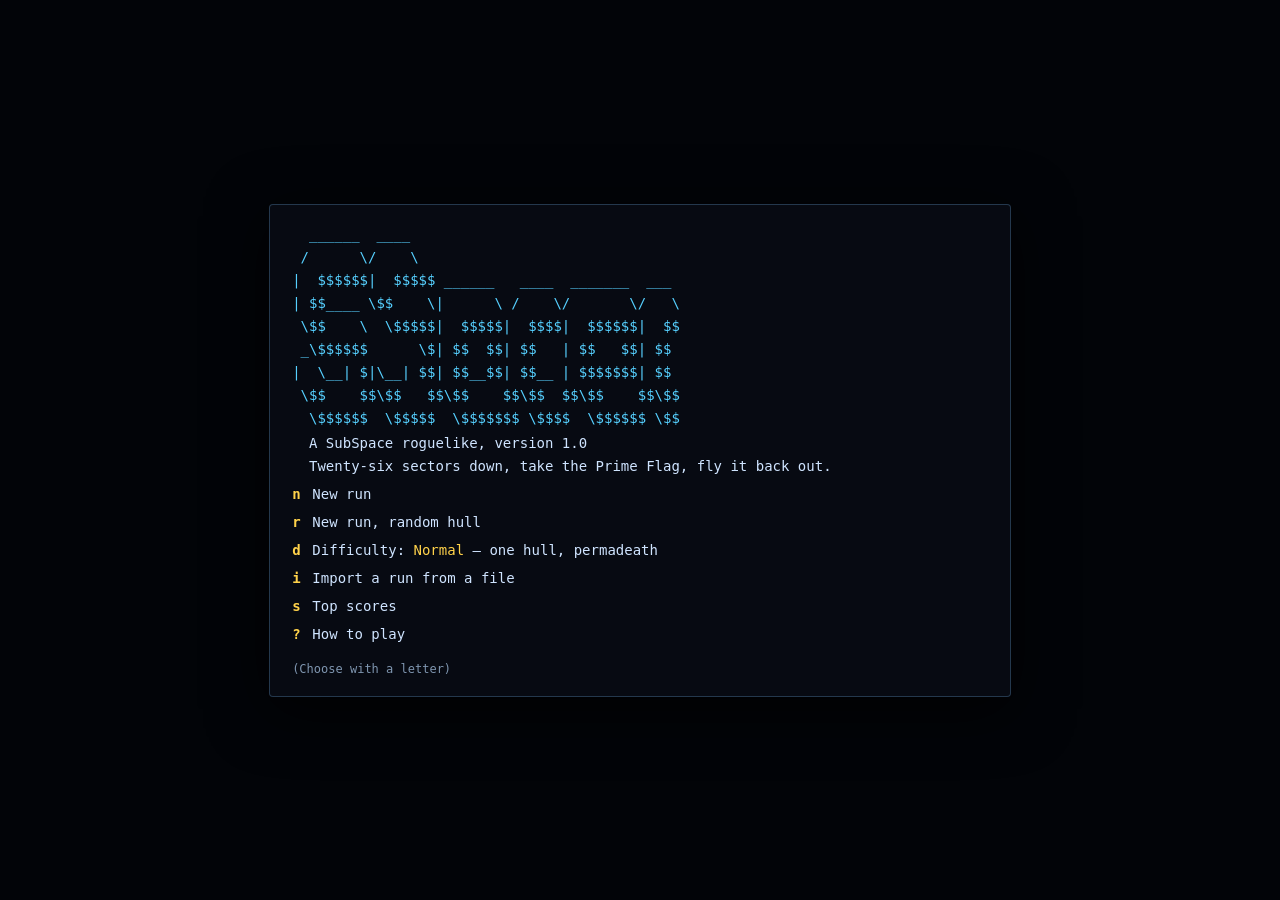
<file: play.html>
<!DOCTYPE html>
<html lang="en">
<head>
<meta charset="utf-8">
<meta name="viewport" content="width=device-width, initial-scale=1, maximum-scale=1, user-scalable=no, viewport-fit=cover">
<meta name="mobile-web-app-capable" content="yes">
<meta name="apple-mobile-web-app-capable" content="yes">
<meta name="apple-mobile-web-app-status-bar-style" content="black-translucent">
<title>5Space &mdash; a SubSpace roguelike</title>
<meta name="color-scheme" content="dark">
<link rel="icon" href="data:image/svg+xml,%3Csvg xmlns='http://www.w3.org/2000/svg' viewBox='0 0 32 32'%3E%3Crect width='32' height='32' fill='%2305060a'/%3E%3Cpath d='M16 4 L26 27 L16 21 L6 27 Z' fill='%2340c0f0'/%3E%3C/svg%3E">
<link rel="stylesheet" href="css/style.css">
</head>
<body>
<canvas id="screen"></canvas>
<div id="messages"></div>
<div id="banner" class="hidden"></div>
<div id="overlay" class="hidden"></div>
<div id="touch" class="hidden"></div>

<!-- Classic scripts (no modules) so the game also runs straight from file:// -->
<script src="js/rng.js"></script>
<script src="js/data/ships.js"></script>
<script src="js/data/difficulty.js"></script>
<script src="js/data/prizes.js"></script>
<script src="js/data/enemies.js"></script>
<script src="js/sector.js"></script>
<script src="js/physics.js"></script>
<script src="js/weapons.js"></script>
<script src="js/ship.js"></script>
<script src="js/enemyai.js"></script>
<script src="js/radar.js"></script>
<script src="js/sprites.js"></script>
<script src="js/render.js"></script>
<script src="js/hud.js"></script>
<script src="js/input.js"></script>
<script src="js/commands.js"></script>
<script src="js/save.js"></script>
<script src="js/game.js"></script>
<script src="js/main.js"></script>
</body>
</html>
</file>
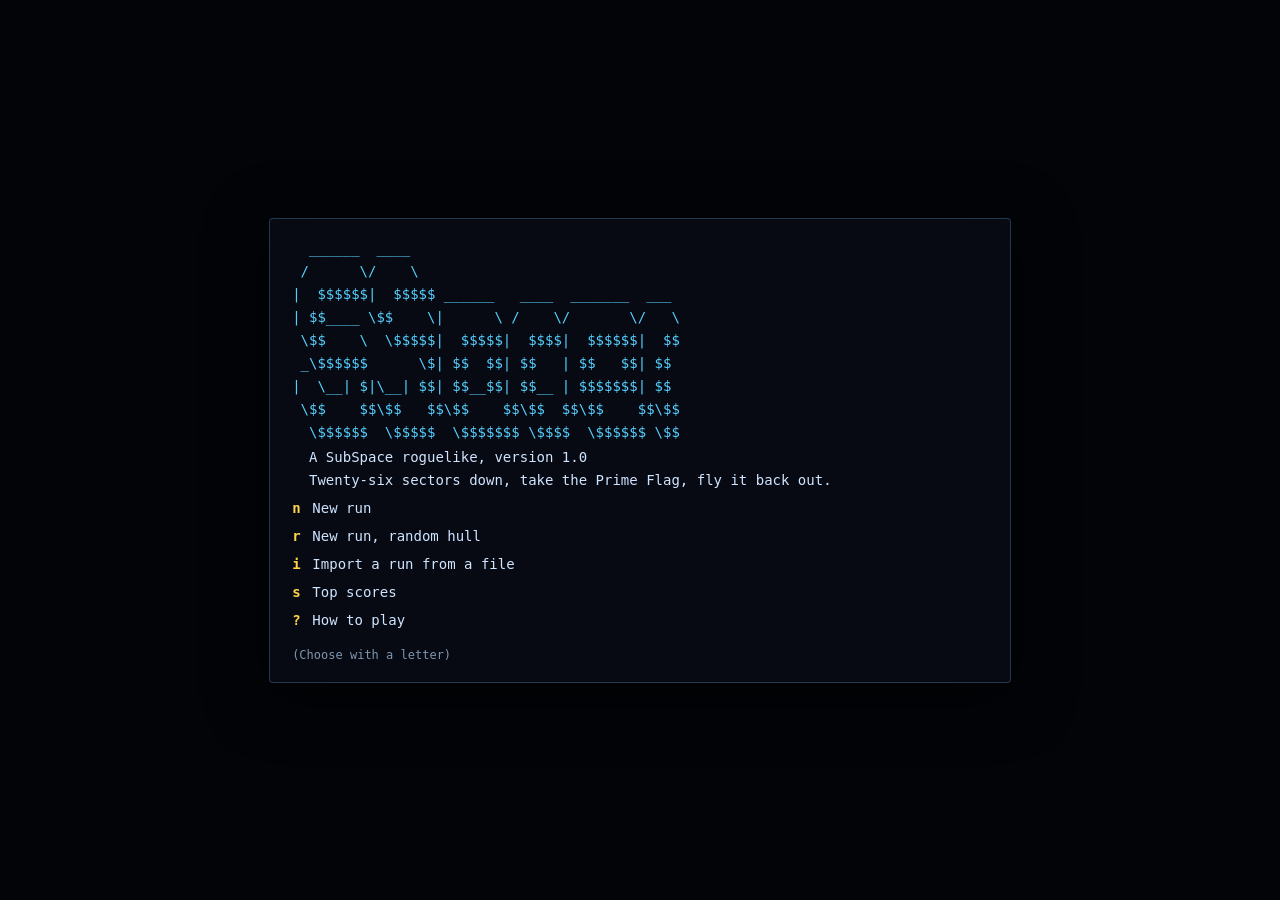
<file: NotMobileOptimized/5space.html>
<!DOCTYPE html>
<html lang="en">
<head>
<meta charset="utf-8">
<meta name="viewport" content="width=device-width, initial-scale=1, user-scalable=no">
<title>5Space &mdash; a SubSpace roguelike</title>
<meta name="color-scheme" content="dark">
<link rel="icon" href="data:image/svg+xml,%3Csvg xmlns='http://www.w3.org/2000/svg' viewBox='0 0 32 32'%3E%3Crect width='32' height='32' fill='%2305060a'/%3E%3Cpath d='M16 4 L26 27 L16 21 L6 27 Z' fill='%2340c0f0'/%3E%3C/svg%3E">
<style>
/* 5Space - the canvas fills the window; everything else floats over it. */

:root {
  --ink: #cfe4ff;
  --dim: #7f96b0;
  --accent: #40c0f0;
  --gold: #ffd24a;
  --panel: rgba(8, 12, 20, 0.88);
  --edge: rgba(90, 140, 190, 0.35);
  --mono: "DejaVu Sans Mono", "Liberation Mono", Menlo, Consolas, "Courier New", monospace;
}

* { box-sizing: border-box; }

html, body {
  margin: 0;
  padding: 0;
  height: 100%;
  overflow: hidden;
  background: #05060a;
  color: var(--ink);
  font-family: var(--mono);
  -webkit-font-smoothing: antialiased;
}

#screen {
  display: block;
  position: fixed;
  inset: 0;
  width: 100%;
  height: 100%;
  image-rendering: pixelated;
}

.hidden { display: none !important; }

/* ---- message log ---------------------------------------------------- */

#messages {
  position: fixed;
  top: 10px;
  left: 12px;
  max-width: min(52ch, 60vw);
  pointer-events: none;
  font-size: 13px;
  line-height: 1.45;
  text-shadow: 0 1px 3px #000, 0 0 8px #000;
}

#messages .msg {
  color: var(--ink);
  transition: opacity 0.2s linear;
}

/* ---- the big banner ------------------------------------------------- */

#banner {
  position: fixed;
  top: 32%;
  left: 0;
  right: 0;
  text-align: center;
  font-size: clamp(22px, 5vw, 46px);
  font-weight: bold;
  letter-spacing: 0.08em;
  pointer-events: none;
  text-shadow: 0 2px 16px #000, 0 0 40px rgba(0, 0, 0, 0.9);
  opacity: 0;
}

#banner.fade { animation: bannerFade 2.4s ease-out forwards; }

@keyframes bannerFade {
  0% { opacity: 0; transform: scale(1.12); }
  12% { opacity: 1; transform: scale(1); }
  70% { opacity: 1; }
  100% { opacity: 0; transform: scale(1.04); }
}

/* ---- overlays: menus, prompts, full-screen text ---------------------- */

#overlay {
  position: fixed;
  inset: 0;
  display: flex;
  align-items: center;
  justify-content: center;
  background: rgba(3, 5, 10, 0.82);
  backdrop-filter: blur(2px);
  z-index: 20;
  padding: 20px;
}

.menu {
  background: var(--panel);
  border: 1px solid var(--edge);
  border-radius: 4px;
  padding: 18px 22px;
  max-width: min(96ch, 96vw);
  max-height: 92vh;
  overflow-y: auto;
  font-size: 14px;
  line-height: 1.5;
  box-shadow: 0 12px 60px rgba(0, 0, 0, 0.8);
}

.menu.full { min-width: min(88ch, 92vw); }

.mtitle {
  display: block;
  color: var(--gold);
  font-weight: bold;
  margin-bottom: 10px;
  letter-spacing: 0.04em;
}

.mhead {
  color: var(--accent);
  margin: 12px 0 4px;
  font-weight: bold;
}

.mrow {
  white-space: pre-wrap;
  color: var(--ink);
  padding: 1px 0;
}

.mrow.pick {
  cursor: pointer;
  padding: 3px 6px;
  margin: 1px -6px;
  border-radius: 3px;
}

.mrow.pick:hover { background: rgba(64, 192, 240, 0.14); }

.msel {
  display: inline-block;
  min-width: 2.4ch;
  color: var(--gold);
  font-weight: bold;
}

.mfoot {
  display: block;
  margin-top: 12px;
  color: var(--dim);
  font-size: 12px;
}

.logo { color: #56d0ff; white-space: pre; }
.hi { color: var(--gold); }

.entry { color: #fff; }
.caret { animation: blink 1s steps(1) infinite; }
@keyframes blink { 50% { opacity: 0; } }

/* ---- the hull picker ------------------------------------------------- */

.shipname { font-weight: bold; }
.shipstats { color: var(--dim); font-size: 12px; }
.shipblurb { color: var(--ink); font-size: 12.5px; padding: 2px 0 0 2.4ch; opacity: 0.9; }
.shiphint { color: var(--dim); font-size: 12px; padding: 0 0 4px 2.4ch; font-style: italic; }

/* ---- touch controls -------------------------------------------------- */

#touchbar {
  position: fixed;
  bottom: 0;
  left: 0;
  right: 0;
  display: grid;
  grid-template-columns: repeat(9, 1fr);
  gap: 3px;
  padding: 4px;
  z-index: 15;
}

#touchbar button {
  background: rgba(20, 32, 48, 0.85);
  border: 1px solid var(--edge);
  border-radius: 4px;
  color: var(--ink);
  font-family: var(--mono);
  font-size: 13px;
  padding: 12px 0;
  touch-action: none;
  user-select: none;
}

#touchbar button:active { background: rgba(64, 192, 240, 0.3); }

@media (max-width: 700px) {
  #messages { font-size: 11px; max-width: 70vw; }
  .menu { font-size: 12px; padding: 12px 14px; }
}

</style>
</head>
<body>
<canvas id="screen"></canvas>
<div id="messages"></div>
<div id="banner" class="hidden"></div>
<div id="overlay" class="hidden"></div>
<div id="touchbar" class="hidden"></div>

<script>
/* ===== js/rng.js ===== */
/* 5Space - random number generation, vector maths, and small shared utilities.
 *
 * The RNG is a seeded xoshiro128** so that a saved game restores with an
 * identical random stream: the four state words go straight into the save
 * file.  All *world* randomness must go through here, never through
 * Math.random - but note that unlike a turn-based roguelike a real-time
 * simulation is not reproducible from a seed alone, because the player's
 * inputs arrive at wall-clock times.  The seed reproduces the *universe*
 * (sector layouts, enemy rosters, prize contents); it does not replay a
 * session.  Purely cosmetic randomness - explosion sparks, the starfield -
 * deliberately uses Math.random, so that drawing a frame never perturbs the
 * stream that the simulation depends on.
 */
(function (SS) {
  'use strict';

  function RNG(seed) {
    this.seed(seed === undefined ? (Date.now() ^ (Math.random() * 0x100000000)) : seed);
  }

  RNG.prototype.seed = function (s) {
    s = s >>> 0;
    if (s === 0) s = 0x9e3779b9;
    /* splitmix32 to spread a single seed word over the four state words */
    var x = s;
    function nxt() {
      x = (x + 0x9e3779b9) >>> 0;
      var z = x;
      z = Math.imul(z ^ (z >>> 16), 0x21f0aaad) >>> 0;
      z = Math.imul(z ^ (z >>> 15), 0x735a2d97) >>> 0;
      return (z ^ (z >>> 15)) >>> 0;
    }
    this.s0 = nxt(); this.s1 = nxt(); this.s2 = nxt(); this.s3 = nxt();
    this.initialSeed = s;
    for (var i = 0; i < 12; i++) this.u32();
  };

  /* raw 32-bit unsigned draw (xoshiro128**) */
  RNG.prototype.u32 = function () {
    var s0 = this.s0, s1 = this.s1, s2 = this.s2, s3 = this.s3;
    var result = (Math.imul(Math.imul(s1, 5) >>> 0, 9) >>> 0);
    result = ((result << 7) | (result >>> 25)) >>> 0;
    result = Math.imul(result, 9) >>> 0;
    var t = (s1 << 9) >>> 0;
    s2 = (s2 ^ s0) >>> 0;
    s3 = (s3 ^ s1) >>> 0;
    s1 = (s1 ^ s2) >>> 0;
    s0 = (s0 ^ s3) >>> 0;
    s2 = (s2 ^ t) >>> 0;
    s3 = ((s3 << 11) | (s3 >>> 21)) >>> 0;
    this.s0 = s0; this.s1 = s1; this.s2 = s2; this.s3 = s3;
    return result;
  };

  /* uniform float in [0,1) */
  RNG.prototype.float = function () {
    return this.u32() / 4294967296;
  };

  RNG.prototype.getState = function () {
    return [this.s0, this.s1, this.s2, this.s3, this.initialSeed];
  };

  RNG.prototype.setState = function (st) {
    this.s0 = st[0] >>> 0; this.s1 = st[1] >>> 0;
    this.s2 = st[2] >>> 0; this.s3 = st[3] >>> 0;
    this.initialSeed = st[4] >>> 0;
  };

  SS.RNG = RNG;
  SS.rng = new RNG();

  /* ---- dice helpers ---------------------------------------------------- */

  /* The helpers coerce their arguments to non-negative integers; a fractional
     die count would otherwise make d()'s countdown loop forever, since `n--`
     never lands exactly on zero. */

  /* 0 .. n-1 */
  SS.rn2 = function (n) {
    n = Math.floor(n);
    if (!(n > 1)) return 0;
    return SS.rng.u32() % n;
  };

  /* 1 .. n */
  SS.rnd = function (n) {
    n = Math.floor(n);
    if (!(n > 1)) return 1;
    return (SS.rng.u32() % n) + 1;
  };

  /* n dice of x sides */
  SS.d = function (n, x) {
    n = Math.floor(n);
    if (!(n > 0)) return 0;
    var tmp = n;
    while (n--) tmp += SS.rn2(x);
    return tmp;
  };

  /* rn2(x) + y */
  SS.rn1 = function (x, y) { return SS.rn2(x) + y; };

  /* uniform float in [lo, hi) */
  SS.rnf = function (lo, hi) { return lo + SS.rng.float() * (hi - lo); };

  /* usually 1, occasionally larger - used for prize stacking */
  SS.rne = function (x, cap) {
    var n = 1;
    cap = cap || 5;
    while (n < cap && !SS.rn2(x)) n++;
    return n;
  };

  /* random element of an array */
  SS.pick = function (arr) {
    if (!arr || !arr.length) return null;
    return arr[SS.rn2(arr.length)];
  };

  /* in-place Fisher-Yates using the game RNG */
  SS.shuffle = function (arr) {
    for (var i = arr.length - 1; i > 0; i--) {
      var j = SS.rn2(i + 1);
      var t = arr[i]; arr[i] = arr[j]; arr[j] = t;
    }
    return arr;
  };

  /* pick from a list, weighted by weightOf(entry) (default entry.weight) */
  SS.pickWeighted = function (list, weightOf) {
    var total = 0, i;
    for (i = 0; i < list.length; i++) total += weightOf ? weightOf(list[i]) : list[i].weight;
    if (total <= 0) return null;
    var r = SS.rn2(total);
    for (i = 0; i < list.length; i++) {
      r -= weightOf ? weightOf(list[i]) : list[i].weight;
      if (r < 0) return list[i];
    }
    return list[list.length - 1];
  };

  /* ---- scalar helpers -------------------------------------------------- */

  SS.clamp = function (v, lo, hi) { return v < lo ? lo : (v > hi ? hi : v); };
  SS.sgn = function (v) { return v > 0 ? 1 : (v < 0 ? -1 : 0); };
  SS.lerp = function (a, b, t) { return a + (b - a) * t; };

  SS.capitalize = function (s) {
    if (!s) return s;
    return s.charAt(0).toUpperCase() + s.slice(1);
  };

  SS.anArticle = function (s) {
    if (!s) return s;
    return ('aeiou'.indexOf(s.charAt(0).toLowerCase()) >= 0 ? 'an ' : 'a ') + s;
  };

  SS.plural = function (n, singular, pluralForm) {
    return n === 1 ? singular : (pluralForm || (singular + 's'));
  };

  SS.commify = function (n) {
    return String(Math.floor(n)).replace(/\B(?=(\d{3})+(?!\d))/g, ',');
  };

  /* m:ss for the play clock */
  SS.clockString = function (seconds) {
    seconds = Math.max(0, Math.floor(seconds));
    var m = Math.floor(seconds / 60), s = seconds % 60;
    return m + ':' + (s < 10 ? '0' : '') + s;
  };

  /* ---- vector maths ---------------------------------------------------- */
  /* Positions and velocities are plain {x,y} objects in *tile* units.  One
     tile is 16 pixels, matching Continuum, and every setting quoted in pixels
     is divided by 16 on the way in. */

  SS.vec = function (x, y) { return { x: x || 0, y: y || 0 }; };

  SS.length2 = function (dx, dy) { return dx * dx + dy * dy; };

  SS.length = function (dx, dy) { return Math.sqrt(dx * dx + dy * dy); };

  SS.dist = function (a, b) { return SS.length(a.x - b.x, a.y - b.y); };

  SS.dist2 = function (a, b) {
    var dx = a.x - b.x, dy = a.y - b.y;
    return dx * dx + dy * dy;
  };

  /* Clamp a body's velocity to a maximum magnitude, the way ShipController
     truncates to the ship's top speed every tick.

     This takes the whole body and names the velocity fields explicitly rather
     than taking a bare {x,y}: a ship carries position *and* velocity, and a
     generic vector helper handed the wrong pair of fields silently scales the
     ship's coordinates instead of its speed. */
  SS.truncateVelocity = function (body, max) {
    var len2 = body.vx * body.vx + body.vy * body.vy;
    if (len2 > max * max && len2 > 0) {
      var s = max / Math.sqrt(len2);
      body.vx *= s; body.vy *= s;
    }
    return body;
  };

  /* ---- headings -------------------------------------------------------- */
  /* Continuum stores orientation as a float in [0,1) and draws it as one of 40
     discrete rotations.  Zero points straight up and the sequence runs
     clockwise.  Weapons fire along the *discrete* heading, which is why aim at
     close range feels faintly quantised - that is faithful, not a bug. */

  var ROTATIONS = 40;
  SS.ROTATIONS = ROTATIONS;

  /* wrap an orientation into [0,1) */
  SS.wrapOrient = function (o) {
    o = o % 1;
    return o < 0 ? o + 1 : o;
  };

  /* orientation float -> discrete rotation index 0..39 */
  SS.orientToRotation = function (o) {
    return Math.floor(SS.wrapOrient(o) * ROTATIONS) % ROTATIONS;
  };

  var HEADINGS = [];
  for (var r = 0; r < ROTATIONS; r++) {
    var ang = (r / ROTATIONS) * Math.PI * 2;
    /* zero = up = (0,-1), increasing clockwise in screen coordinates */
    HEADINGS.push({ x: Math.sin(ang), y: -Math.cos(ang) });
  }
  SS.HEADINGS = HEADINGS;

  /* unit heading vector for a discrete rotation */
  SS.rotationToHeading = function (rot) {
    return HEADINGS[((rot % ROTATIONS) + ROTATIONS) % ROTATIONS];
  };

  /* unit heading for an orientation float, quantised the way the original
     quantises before it fires */
  SS.orientToHeading = function (o) {
    return HEADINGS[SS.orientToRotation(o)];
  };

  /* orientation float for a direction vector */
  SS.headingToOrient = function (dx, dy) {
    return SS.wrapOrient(Math.atan2(dx, -dy) / (Math.PI * 2));
  };

  /* signed shortest turn from orientation a to orientation b, in [-0.5, 0.5) */
  SS.orientDelta = function (a, b) {
    var d = SS.wrapOrient(b - a);
    return d > 0.5 ? d - 1 : d;
  };

  /* The orientation that *fires* closest to a wanted bearing.

     Because orientToRotation floors, an orientation anywhere in a bucket
     shoots along that bucket's lower edge.  Aiming at the bearing itself can
     therefore land you in the bucket below it and throw the shot a full
     rotation point wide.  Snapping to the middle of the nearest bucket puts
     the fired heading as close to the bearing as forty headings allow, which
     is at worst half a rotation point - 4.5 degrees. */
  SS.snapOrient = function (o) {
    var r = Math.round(SS.wrapOrient(o) * ROTATIONS) % ROTATIONS;
    return (r + 0.5) / ROTATIONS;
  };

  /* The heading a ship at this orientation will actually shoot along,
     expressed back as an orientation - i.e. what the gun sees, not what the
     pilot intended. */
  SS.firedOrient = function (o) {
    return SS.orientToRotation(o) / ROTATIONS;
  };

  /* ---- byte packing, used to keep saved sectors small ------------------- */

  SS.packBytes = function (u8) {
    var CHUNK = 0x8000, out = '';
    for (var i = 0; i < u8.length; i += CHUNK) {
      out += String.fromCharCode.apply(null, u8.subarray(i, i + CHUNK));
    }
    return btoa(out);
  };

  SS.unpackBytes = function (str, len) {
    var bin = atob(str);
    var u8 = new Uint8Array(len !== undefined ? len : bin.length);
    for (var i = 0; i < bin.length && i < u8.length; i++) u8[i] = bin.charCodeAt(i);
    return u8;
  };

  /* A sector holds 65536 tiles and the overwhelming majority are empty space,
     so tile arrays are run-length encoded before they are base64'd - the
     difference between a save that fits in localStorage and one that does not.
     Runs are [value, countLo, countHi], capped at 65535 per run. */

  SS.rleEncode = function (u8) {
    var out = [];
    var i = 0, n = u8.length;
    while (i < n) {
      var v = u8[i], run = 1;
      while (i + run < n && u8[i + run] === v && run < 65535) run++;
      out.push(v, run & 0xff, (run >> 8) & 0xff);
      i += run;
    }
    return SS.packBytes(new Uint8Array(out));
  };

  SS.rleDecode = function (str, len) {
    var raw = SS.unpackBytes(str);
    var out = new Uint8Array(len);
    var o = 0;
    for (var i = 0; i + 2 < raw.length && o < len; i += 3) {
      var v = raw[i], run = raw[i + 1] | (raw[i + 2] << 8);
      for (var k = 0; k < run && o < len; k++) out[o++] = v;
    }
    return out;
  };

})(typeof window !== 'undefined' ? (window.SS = window.SS || {}) : (global.SS = global.SS || {}));

/* ===== js/data/ships.js ===== */
/* 5Space - the eight ships, and the arena settings they fly under.
 *
 * The field names and units are Continuum's, taken from the ArenaSettings
 * layout that nullspace documents, so that anyone who has read a zone's
 * server.cfg will recognise every number here:
 *
 *   MaximumRotation   400 = one full revolution per second  (rot/400 rev/s)
 *   MaximumThrust     acceleration in tiles/s^2 is thrust * 10/16
 *   MaximumSpeed      top speed in tiles/s is speed / 160
 *   MaximumRecharge   energy per second is recharge / 10
 *   BulletSpeed       pixels/second/10, so tiles/s is speed / 160
 *   AfterburnerEnergy energy per second is the value / 10, as recharge is
 *   Radius            collision radius in pixels (16 pixels to a tile)
 *   *Energy           raw energy units, deducted from the energy pool
 *
 * The Initial* values are what a fresh ship flies with; the Maximum* values
 * are the ceiling that greens can lift it to.  That gap is the whole
 * progression curve of the game, and it is why an unprized Leviathan handles
 * like a barge while a fully-prized one is terrifying.
 */
(function (SS) {
  'use strict';

  /* ------------------------------------------------------------------ */
  /* arena-wide settings                                                */
  /* ------------------------------------------------------------------ */

  SS.ARENA = {
    /* damage */
    BulletDamageLevel: 190,       // L1 bullet
    BulletDamageUpgrade: 105,     // added per gun level
    BombDamageLevel: 1400,        // at the centre of the blast
    BurstDamageLevel: 400,
    InactiveShrapDamage: 120,     // shrapnel in its first quarter second
    ShrapnelDamage: 240,

    /* lifetimes, in seconds (Continuum quotes these in ticks of 1/100s) */
    BulletAliveTime: 3.5,
    BombAliveTime: 8.0,
    MineAliveTime: 120.0,
    DecoyAliveTime: 30.0,
    BurstAliveTime: 2.0,

    /* bombs */
    BombExplodePixels: 80,        // L1 blast radius; L2 doubles, L3 triples
    BombExplodeDelay: 0.10,       // proximity trigger to detonation
    ProximityDistance: 3,         // tiles, +1 per bomb level
    ShrapnelSpeed: 2200,
    ShrapnelRate: 2,              // extra shrapnel per Shrapnel green
    ShrapnelMax: 12,

    /* utility */
    RepelSpeed: 5000,
    RepelDistance: 300,           // pixels
    RepelTime: 0.5,
    EngineShutdownTime: 4.0,
    SafetyLimit: 25.0,            // seconds you may loiter in a safe zone
    WormholeSwitchTime: 30.0,
    EnterDelay: 2.0,

    /* collision */
    BounceFactor: 14,             // 16 = no speed lost to a wall bounce
    WallDamage: 0,                // walls bruise your speed, not your energy

    /* greens */
    PrizeFactor: 34,              // greens per 1000 tiles of open space
    PrizeDelay: 12.0,             // respawn delay for a taken green
    PrizeNegativeFactor: 14,      // 1 green in this many is a negative
    PrizeMaxExist: 20.0,
    MinimumVirtual: 8,
    DeathPrizeTime: 20.0,         // how long a kill's spilled greens last

    /* scoring */
    BountyIncreaseForKill: 2,
    FlaggerKillMultiplier: 2,
    RewardBase: 100
  };

  /* Continuum measures the world in pixels and the map in tiles. */
  SS.PIXELS_PER_TILE = 16;
  SS.TICK_RATE = 100;            // simulation ticks per second
  SS.TICK_DT = 1 / 100;

  /* ------------------------------------------------------------------ */
  /* the ships                                                          */
  /* ------------------------------------------------------------------ */

  /* Shared defaults so each ship only states what makes it itself. */
  function ship(def) {
    var s = {
      /* handling */
      InitialRotation: 250, MaximumRotation: 400, UpgradeRotation: 25,
      InitialThrust: 15, MaximumThrust: 27, UpgradeThrust: 2,
      InitialSpeed: 3000, MaximumSpeed: 4800, UpgradeSpeed: 150,
      InitialRecharge: 1000, MaximumRecharge: 1800, UpgradeRecharge: 80,
      InitialEnergy: 1000, MaximumEnergy: 1900, UpgradeEnergy: 90,

      /* armament */
      InitialGuns: 1, MaximumGuns: 3,
      InitialBombs: 1, MaximumBombs: 2,
      InitialMines: 0, MaximumMines: 0,
      BulletSpeed: 4000, BombSpeed: 2800,
      BulletFireEnergy: 180, MultiFireEnergy: 240,
      BombFireEnergy: 500, BombFireEnergyUpgrade: 200,
      LandmineFireEnergy: 700, LandmineFireEnergyUpgrade: 250,
      BombThrust: 300,             // back-thrust when a bomb leaves the tube
      MultiFireAngle: 1500,        // 1000 = one rotation point
      BurstSpeed: 3000,

      /* what the ship may ever have */
      InitialBurst: 0, MaximumBurst: 0,
      InitialRepel: 0, MaximumRepel: 0,
      InitialThor: 0, MaximumThor: 0,
      InitialDecoy: 0, MaximumDecoy: 0,
      InitialRocket: 0, MaximumRocket: 0,
      InitialBrick: 0, MaximumBrick: 0,
      InitialPortal: 0, MaximumPortal: 0,

      /* Held-down energy drains.  Continuum quotes these in the same
         tenths-per-second as recharge, so 1300 is 130 energy a second - which
         is deliberately close to what a hull recharges.  Holding the
         afterburner down should roughly cancel your regeneration, not empty
         the bar in three seconds. */
      AfterburnerEnergy: 1300,
      CloakEnergy: 0, StealthEnergy: 0, XRadarEnergy: 0, AntiWarpEnergy: 0,

      /* the ship is only allowed the toggles it lists */
      HasCloak: false, HasStealth: false, HasXRadar: false, HasAntiWarp: false,
      HasMultiFire: false, HasProximity: true, HasBouncingBullets: true,
      HasShrapnel: false,

      /* physical */
      Radius: 14,
      Gravity: 500, GravityTopSpeed: 2000,
      SeeBombLevel: 1,
      SuperTime: 8.0, ShieldsTime: 8.0
    };
    Object.keys(def).forEach(function (k) { s[k] = def[k]; });
    return s;
  }

  var SHIPS = {
    warbird: {
      code: 'w', index: 0, name: 'Warbird', color: '#ff5555',
      blurb: 'The duelist. Heavy guns, a punishing bomb, and enough energy ' +
             'to trade shots - but it recharges slowly, so every miss costs.',
      hint: 'Straightforward and forgiving. A good first ship.',
      settings: ship({
        InitialRotation: 250, MaximumRotation: 400,
        InitialThrust: 15, MaximumThrust: 27,
        InitialSpeed: 2800, MaximumSpeed: 4600,
        InitialRecharge: 900, MaximumRecharge: 1650, UpgradeRecharge: 75,
        InitialEnergy: 1100, MaximumEnergy: 2000,
        InitialGuns: 1, MaximumGuns: 3,
        InitialBombs: 1, MaximumBombs: 3,
        BulletSpeed: 4200, BombSpeed: 3000,
        BulletFireEnergy: 170, BombFireEnergy: 480,
        MaximumBurst: 3, MaximumRepel: 3, MaximumDecoy: 2, MaximumThor: 1,
        HasMultiFire: true, HasShrapnel: true,
        Radius: 14
      })
    },

    javelin: {
      code: 'j', index: 1, name: 'Javelin', color: '#ffaa33',
      blurb: 'A bomb rack with an engine bolted on. Fast, agile, lethal at ' +
             'range - and made of paper, with guns that barely scratch.',
      hint: 'Rewards leading your shots and knowing the map. Punishes brawling.',
      settings: ship({
        InitialRotation: 300, MaximumRotation: 450, UpgradeRotation: 30,
        InitialThrust: 18, MaximumThrust: 32,
        InitialSpeed: 3200, MaximumSpeed: 5200,
        InitialRecharge: 1000, MaximumRecharge: 1800,
        InitialEnergy: 850, MaximumEnergy: 1600, UpgradeEnergy: 75,
        InitialGuns: 1, MaximumGuns: 2,
        InitialBombs: 1, MaximumBombs: 4,
        BulletSpeed: 3800, BombSpeed: 3400,
        BulletFireEnergy: 220, BombFireEnergy: 380, BombFireEnergyUpgrade: 150,
        BombThrust: 450,
        MaximumBurst: 2, MaximumDecoy: 3, MaximumThor: 2, MaximumRocket: 2,
        HasShrapnel: true,
        Radius: 13
      })
    },

    spider: {
      code: 's', index: 2, name: 'Spider', color: '#55ff88',
      blurb: 'Recharges faster than anything else in the sky. Small energy ' +
             'pool, weak bombs, but it can keep firing when others are dry.',
      hint: 'Attrition. Stay at range, never stop shooting, never take a bomb.',
      settings: ship({
        InitialRotation: 320, MaximumRotation: 480, UpgradeRotation: 30,
        InitialThrust: 17, MaximumThrust: 30,
        InitialSpeed: 3300, MaximumSpeed: 5300,
        InitialRecharge: 1350, MaximumRecharge: 2500, UpgradeRecharge: 115,
        InitialEnergy: 750, MaximumEnergy: 1450, UpgradeEnergy: 70,
        InitialGuns: 1, MaximumGuns: 3,
        InitialBombs: 0, MaximumBombs: 1,
        BulletSpeed: 4400, BombSpeed: 2400,
        BulletFireEnergy: 140, MultiFireEnergy: 195, BombFireEnergy: 520,
        MaximumBurst: 2, MaximumRepel: 2, MaximumPortal: 2,
        HasMultiFire: true, HasXRadar: true, XRadarEnergy: 200,
        Radius: 12
      })
    },

    leviathan: {
      code: 'l', index: 3, name: 'Leviathan', color: '#cc66ff',
      blurb: 'A capital ship. Enormous energy, a bomb that clears a room, ' +
             'and the turning circle of a continent.',
      hint: 'Slow, obvious, and very hard to kill. Corridors are your enemy.',
      settings: ship({
        AfterburnerEnergy: 1700,
        InitialRotation: 170, MaximumRotation: 290, UpgradeRotation: 20,
        InitialThrust: 10, MaximumThrust: 20, UpgradeThrust: 1,
        InitialSpeed: 2200, MaximumSpeed: 3800, UpgradeSpeed: 120,
        InitialRecharge: 800, MaximumRecharge: 1500, UpgradeRecharge: 70,
        InitialEnergy: 1600, MaximumEnergy: 3000, UpgradeEnergy: 130,
        InitialGuns: 1, MaximumGuns: 2,
        InitialBombs: 1, MaximumBombs: 4,
        BulletSpeed: 3600, BombSpeed: 2200,
        BulletFireEnergy: 240, BombFireEnergy: 620, BombFireEnergyUpgrade: 230,
        BombThrust: 600,
        MaximumBurst: 3, MaximumRepel: 4, MaximumThor: 3, MaximumBrick: 2,
        HasShrapnel: true,
        Radius: 16, Gravity: 900
      })
    },

    terrier: {
      code: 't', index: 4, name: 'Terrier', color: '#ffff66',
      blurb: 'The support hull. It carries portals, bursts and repels, and ' +
             'recharges well - but it cannot hurt anything on its own.',
      hint: 'Survival and mobility over damage. The portal is your escape hatch.',
      settings: ship({
        InitialRotation: 280, MaximumRotation: 420,
        InitialThrust: 16, MaximumThrust: 28,
        InitialSpeed: 3000, MaximumSpeed: 4900,
        InitialRecharge: 1250, MaximumRecharge: 2250, UpgradeRecharge: 100,
        InitialEnergy: 1000, MaximumEnergy: 1900,
        InitialGuns: 1, MaximumGuns: 2,
        InitialBombs: 0, MaximumBombs: 1,
        BulletSpeed: 3700, BombSpeed: 2400,
        BulletFireEnergy: 200, BombFireEnergy: 570,
        InitialBurst: 2, MaximumBurst: 6,
        InitialRepel: 2, MaximumRepel: 6,
        InitialPortal: 1, MaximumPortal: 4,
        MaximumDecoy: 3, MaximumBrick: 3,
        HasXRadar: true, XRadarEnergy: 150,
        HasAntiWarp: true, AntiWarpEnergy: 300,
        Radius: 14
      })
    },

    weasel: {
      code: 'e', index: 5, name: 'Weasel', color: '#66ddff',
      blurb: 'Cloak, stealth and the fastest hull in the game. Everything ' +
             'else about it is a liability, including the energy pool.',
      hint: 'You choose every fight. Lose one and you are already dead.',
      settings: ship({
        InitialRotation: 350, MaximumRotation: 520, UpgradeRotation: 35,
        InitialThrust: 20, MaximumThrust: 36, UpgradeThrust: 3,
        InitialSpeed: 3600, MaximumSpeed: 5800, UpgradeSpeed: 180,
        InitialRecharge: 1100, MaximumRecharge: 2000,
        InitialEnergy: 700, MaximumEnergy: 1350, UpgradeEnergy: 65,
        InitialGuns: 1, MaximumGuns: 3,
        InitialBombs: 0, MaximumBombs: 2,
        BulletSpeed: 4600, BombSpeed: 3000,
        BulletFireEnergy: 155, MultiFireEnergy: 205, BombFireEnergy: 450,
        MaximumBurst: 2, MaximumDecoy: 4, MaximumPortal: 3, MaximumRocket: 3,
        HasMultiFire: true,
        HasCloak: true, CloakEnergy: 300,
        HasStealth: true, StealthEnergy: 200,
        HasXRadar: true, XRadarEnergy: 150,
        AfterburnerEnergy: 950,
        Radius: 11
      })
    },

    lancaster: {
      code: 'a', index: 6, name: 'Lancaster', color: '#88aaff',
      blurb: 'Bouncing bullets from the moment it launches, a decent bomb, ' +
             'and no weakness sharp enough to name.',
      hint: 'The all-rounder. Ricochets make tight corridors deadly for others.',
      settings: ship({
        InitialRotation: 270, MaximumRotation: 410,
        InitialThrust: 16, MaximumThrust: 28,
        InitialSpeed: 3000, MaximumSpeed: 4900,
        InitialRecharge: 1050, MaximumRecharge: 1900,
        InitialEnergy: 1000, MaximumEnergy: 1850,
        InitialGuns: 1, MaximumGuns: 3,
        InitialBombs: 1, MaximumBombs: 3,
        InitialMines: 0, MaximumMines: 2,
        BulletSpeed: 4000, BombSpeed: 2800,
        BulletFireEnergy: 185, BombFireEnergy: 460,
        MaximumBurst: 3, MaximumRepel: 2, MaximumDecoy: 2,
        MaximumThor: 1, MaximumPortal: 2,
        HasMultiFire: true, HasShrapnel: true,
        StartsBouncing: true,
        Radius: 14
      })
    },

    shark: {
      code: 'k', index: 7, name: 'Shark', color: '#ff77cc',
      blurb: 'Mines and repels. It cannot win a straight fight, so it makes ' +
             'sure there are no straight fights.',
      hint: 'Denial. Seed a corridor, pull the pursuit into it, leave.',
      settings: ship({
        InitialRotation: 310, MaximumRotation: 460, UpgradeRotation: 30,
        InitialThrust: 17, MaximumThrust: 30,
        InitialSpeed: 3200, MaximumSpeed: 5100,
        InitialRecharge: 1150, MaximumRecharge: 2050,
        InitialEnergy: 800, MaximumEnergy: 1500, UpgradeEnergy: 70,
        InitialGuns: 1, MaximumGuns: 2,
        InitialBombs: 0, MaximumBombs: 2,
        InitialMines: 2, MaximumMines: 4,
        BulletSpeed: 3900, BombSpeed: 2600,
        BulletFireEnergy: 205, BombFireEnergy: 490,
        LandmineFireEnergy: 550, LandmineFireEnergyUpgrade: 200,
        InitialRepel: 3, MaximumRepel: 8,
        InitialBurst: 1, MaximumBurst: 4,
        MaximumDecoy: 2, MaximumBrick: 4, MaximumPortal: 2,
        HasAntiWarp: true, AntiWarpEnergy: 250,
        HasShrapnel: true,
        Radius: 13
      })
    }
  };

  SS.SHIPS = SHIPS;

  SS.shipList = function () {
    return Object.keys(SHIPS).sort(function (a, b) {
      return SHIPS[a].index - SHIPS[b].index;
    });
  };

  SS.shipByIndex = function (i) {
    var names = SS.shipList();
    for (var k = 0; k < names.length; k++) {
      if (SHIPS[names[k]].index === i) return names[k];
    }
    return names[0];
  };

  /* ------------------------------------------------------------------ */
  /* pilot ranks                                                        */
  /* ------------------------------------------------------------------ */

  /* Rank comes from total points, the way a zone's ladder works, and is
     purely a title - it grants nothing.  It is the equivalent of a NetHack
     rank title, and exists for the same reason: so the death screen has
     something to say about who you were. */

  var RANKS = [
    { at: 0,      title: 'Recruit' },
    { at: 500,    title: 'Ensign' },
    { at: 1500,   title: 'Pilot' },
    { at: 3500,   title: 'Wing Pilot' },
    { at: 7000,   title: 'Lieutenant' },
    { at: 13000,  title: 'Squad Leader' },
    { at: 22000,  title: 'Commander' },
    { at: 36000,  title: 'Wing Commander' },
    { at: 58000,  title: 'Captain' },
    { at: 90000,  title: 'Fleet Captain' },
    { at: 140000, title: 'Admiral' },
    { at: 220000, title: 'Warlord' }
  ];
  SS.RANKS = RANKS;

  SS.rankTitle = function (points) {
    var title = RANKS[0].title;
    for (var i = 0; i < RANKS.length; i++) {
      if (points >= RANKS[i].at) title = RANKS[i].title;
    }
    return title;
  };

})(typeof window !== 'undefined' ? (window.SS = window.SS || {}) : (global.SS = global.SS || {}));

/* ===== js/data/prizes.js ===== */
/* 5Space - greens.
 *
 * A "green" is SubSpace's prize: a small rotating gem that sits in open space
 * and gives you something when you fly over it.  Every green in the sky looks
 * exactly the same, and you do not find out what is inside until you take it.
 * That is the original 1997 behaviour, and it happens to be the same idea as
 * NetHack's unidentified potions - so the roguelike layer here is not a
 * transplant, it is the mechanic SubSpace already had, given a discovery
 * screen and consequences that persist for the whole run.
 *
 * Some greens are *negative* and take something away.  Deeper sectors weight
 * the table further towards negatives, which is what makes a green near the
 * Core a genuine decision rather than a reflex.
 *
 * The enumeration order is Continuum's, so prize ids match what a zone would
 * send on the wire.
 */
(function (SS) {
  'use strict';

  var P = {
    None: 0, Recharge: 1, Energy: 2, Rotation: 3, Stealth: 4, Cloak: 5,
    XRadar: 6, Warp: 7, Guns: 8, Bombs: 9, BouncingBullets: 10, Thruster: 11,
    TopSpeed: 12, FullCharge: 13, EngineShutdown: 14, MultiFire: 15,
    Proximity: 16, Super: 17, Shields: 18, Shrapnel: 19, AntiWarp: 20,
    Repel: 21, Burst: 22, Decoy: 23, Thor: 24, MultiPrize: 25, Brick: 26,
    Rocket: 27, Portal: 28
  };
  SS.P = P;

  /* kinds decide how a prize is applied and how it is described:
       'stat'   - nudges a handling number up or down
       'toggle' - grants or removes an ability
       'level'  - steps a weapon level within the ship's range
       'count'  - adds or removes a stock of a limited-use item
       'burst'  - an immediate effect with no lasting record
       'timed'  - a temporary status
       'meta'   - resolves into other prizes                                */

  var PRIZES = [
    { id: P.Recharge, name: 'Recharge', kind: 'stat', stat: 'recharge',
      up: 'Charge rate increased.', down: 'Charge rate decreased.',
      weight: 100, note: 'Energy comes back faster.' },

    { id: P.Energy, name: 'Energy', kind: 'stat', stat: 'energy',
      up: 'Maximum energy level increased.', down: 'Maximum energy level decreased.',
      weight: 100, note: 'A deeper pool to spend and to survive on.' },

    { id: P.Rotation, name: 'Rotation', kind: 'stat', stat: 'rotation',
      up: 'Rotation speed increased.', down: 'Rotation speed decreased.',
      weight: 90, note: 'The ship comes round faster.' },

    { id: P.Stealth, name: 'Stealth', kind: 'toggle', flag: 'stealth',
      up: 'Stealth available.', down: 'Stealth lost.',
      weight: 40, requires: 'HasStealth',
      note: 'Hold it on and you vanish from enemy radar.' },

    { id: P.Cloak, name: 'Cloak', kind: 'toggle', flag: 'cloak',
      up: 'Cloak available.', down: 'Cloak lost.',
      weight: 35, requires: 'HasCloak',
      note: 'Hold it on and you vanish from sight entirely.' },

    { id: P.XRadar, name: 'X-Radar', kind: 'toggle', flag: 'xradar',
      up: 'X-Radar available.', down: 'X-Radar lost.',
      weight: 45, requires: 'HasXRadar',
      note: 'See enemies through walls, for a steady energy drain.' },

    { id: P.Warp, name: 'Warp', kind: 'burst',
      up: 'Warp!', down: 'Warp!',
      weight: 25, neverRandom: true,
      note: 'Throws you somewhere else in the sector, ready or not.' },

    { id: P.Guns, name: 'Guns', kind: 'level', level: 'guns',
      up: 'Guns upgraded.', down: 'Guns downgraded.',
      weight: 110, note: 'Bullets hit harder.' },

    { id: P.Bombs, name: 'Bombs', kind: 'level', level: 'bombs',
      up: 'Bombs upgraded.', down: 'Bombs downgraded.',
      weight: 85, note: 'A bigger blast and a wider proximity trigger.' },

    { id: P.BouncingBullets, name: 'Bouncing Bullets', kind: 'toggle', flag: 'bouncing',
      up: 'Bouncing bullets.', down: 'Bouncing bullets lost.',
      weight: 45, requires: 'HasBouncingBullets',
      note: 'Bullets ricochet off walls instead of dying on them.' },

    { id: P.Thruster, name: 'Thruster', kind: 'stat', stat: 'thrust',
      up: 'Thrusters upgraded.', down: 'Thrusters downgraded.',
      weight: 95, note: 'Faster acceleration out of a standstill.' },

    { id: P.TopSpeed, name: 'Top Speed', kind: 'stat', stat: 'speed',
      up: 'Top speed increased.', down: 'Top speed reduced.',
      weight: 95, note: 'A higher ceiling on velocity.' },

    { id: P.FullCharge, name: 'Full Charge', kind: 'burst',
      up: 'Full charge.', down: 'Energy depleted.',
      weight: 70, note: 'Refills the energy bar on the spot.' },

    { id: P.EngineShutdown, name: 'Engine Shutdown', kind: 'timed', status: 'shutdown',
      up: 'Engines shut-down.', down: 'Engines shut-down (severe).',
      weight: 40, alwaysNegative: true, neverRandom: true,
      note: 'Thrust and steering die for a few very long seconds.' },

    { id: P.MultiFire, name: 'MultiFire', kind: 'toggle', flag: 'multifire',
      up: 'MultiFire bullets.', down: 'MultiFire lost.',
      weight: 50, requires: 'HasMultiFire',
      note: 'Fire a three-bullet spread instead of one shot.' },

    { id: P.Proximity, name: 'Proximity', kind: 'toggle', flag: 'proximity',
      up: 'Proximity bombs.', down: 'Proximity bombs lost.',
      weight: 55, requires: 'HasProximity',
      note: 'Bombs detonate when something comes near, not on contact.' },

    { id: P.Super, name: 'Super', kind: 'timed', status: 'super',
      up: 'Temporary SuperPower!', down: '',
      weight: 8, neverNegative: true, neverRandom: true,
      note: 'Briefly invulnerable, and everything you fire is at full power.' },

    { id: P.Shields, name: 'Shields', kind: 'timed', status: 'shields',
      up: 'Temporary Shields.', down: '',
      weight: 12, neverNegative: true, neverRandom: true,
      note: 'Absorbs every hit for a few seconds.' },

    { id: P.Shrapnel, name: 'Shrapnel', kind: 'stat', stat: 'shrapnel',
      up: 'Shrapnel increased.', down: 'Shrapnel reduced.',
      weight: 60, requires: 'HasShrapnel',
      note: 'Your bombs throw more fragments when they burst.' },

    { id: P.AntiWarp, name: 'AntiWarp', kind: 'toggle', flag: 'antiwarp',
      up: 'AntiWarp available.', down: 'AntiWarp lost.',
      weight: 30, requires: 'HasAntiWarp',
      note: 'Holds nearby enemies in place; they cannot warp out.' },

    { id: P.Repel, name: 'Repel', kind: 'count', count: 'repel',
      up: 'Repeller increased.', down: 'Repeller lost.',
      weight: 55, note: 'Shoves everything nearby - ships and shots alike - away.' },

    { id: P.Burst, name: 'Burst', kind: 'count', count: 'burst',
      up: 'Burst increased.', down: 'Burst lost.',
      weight: 50, note: 'A ring of bouncing bullets fired in every direction.' },

    { id: P.Decoy, name: 'Decoy', kind: 'count', count: 'decoy',
      up: 'Decoy increased.', down: 'Decoy lost.',
      weight: 45, note: 'A mirror image that flies your heading and draws fire.' },

    { id: P.Thor, name: "Thor's Hammer", kind: 'count', count: 'thor',
      up: "Thor's hammer increased.", down: "Thor's hammer lost.",
      weight: 14, note: 'A bomb that passes through walls and ignores shields.' },

    { id: P.MultiPrize, name: 'MultiPrize', kind: 'meta',
      up: 'MultiPrize!', down: '',
      weight: 18, neverNegative: true, neverRandom: true,
      note: 'Resolves into a handful of other greens at once.' },

    { id: P.Brick, name: 'Brick', kind: 'count', count: 'brick',
      up: 'Brick increased.', down: 'Brick lost.',
      weight: 35, note: 'Drops a short wall in front of you. Blocks shots and ships.' },

    { id: P.Rocket, name: 'Rocket', kind: 'count', count: 'rocket',
      up: 'Rocket increased.', down: 'Rocket lost.',
      weight: 30, note: 'A few seconds of thrust and speed far past your ceiling.' },

    { id: P.Portal, name: 'Portal', kind: 'count', count: 'portal',
      up: 'Portal increased.', down: 'Portal lost.',
      weight: 32, note: 'Drop a beacon, then warp back to it from anywhere in the sector.' }
  ];

  SS.PRIZES = PRIZES;

  var byId = {};
  PRIZES.forEach(function (p) { byId[p.id] = p; });
  SS.prizeById = function (id) { return byId[Math.abs(id)] || null; };

  /* ------------------------------------------------------------------ */
  /* rolling a green                                                    */
  /* ------------------------------------------------------------------ */

  /* Which prizes this ship can meaningfully receive.  There is no point
     handing a Warbird a Cloak it can never mount, so those are filtered out
     of its table entirely - the same way a zone sets PrizeWeight to zero. */
  SS.prizeTableFor = function (shipDef) {
    var s = shipDef.settings;
    return PRIZES.filter(function (p) {
      if (p.neverRandom) return false;
      if (p.requires && !s[p.requires]) return false;
      if (p.kind === 'level' && p.level === 'bombs' && s.MaximumBombs <= 0) return false;
      if (p.kind === 'count') {
        var cap = 'Maximum' + p.name.replace(/[^A-Za-z]/g, '').replace(/^Thors.*/, 'Thor');
        if (p.count === 'repel') cap = 'MaximumRepel';
        else if (p.count === 'burst') cap = 'MaximumBurst';
        else if (p.count === 'decoy') cap = 'MaximumDecoy';
        else if (p.count === 'thor') cap = 'MaximumThor';
        else if (p.count === 'brick') cap = 'MaximumBrick';
        else if (p.count === 'rocket') cap = 'MaximumRocket';
        else if (p.count === 'portal') cap = 'MaximumPortal';
        if (!s[cap]) return false;
      }
      return true;
    });
  };

  /* Roll the contents of a green.  Returns a signed prize id: negative means
     the green takes the thing away instead of giving it.  `negativeFactor` is
     "one green in this many is negative", as the arena setting reads. */
  SS.rollPrize = function (shipDef, negativeFactor) {
    var table = SS.prizeTableFor(shipDef);
    var chosen = SS.pickWeighted(table);
    if (!chosen) return P.FullCharge;
    var id = chosen.id;
    if (!chosen.neverNegative && negativeFactor > 0 && SS.rn2(negativeFactor) === 0) {
      return -id;
    }
    return id;
  };

  /* Specials never come out of the ordinary table; they are seeded onto the
     map deliberately, in guarded places, so that finding one means something. */
  SS.SPECIAL_PRIZES = [P.Super, P.Shields, P.MultiPrize, P.Thor];

  /* Deeper sectors sour the well. */
  SS.negativeFactorFor = function (depth) {
    var base = SS.ARENA.PrizeNegativeFactor;
    var f = Math.round(base - (depth - 1) * 0.35);
    return Math.max(4, f);
  };

  /* ------------------------------------------------------------------ */
  /* the discovery log                                                  */
  /* ------------------------------------------------------------------ */

  /* Greens are anonymous, so the only way a pilot learns the table is by
     keeping count.  `game.prizeLog` maps prize id -> {took, lost}; this
     renders it for the discoveries screen. */
  SS.describePrizeLog = function (log) {
    var rows = [];
    var known = PRIZES.filter(function (p) {
      var e = log[p.id];
      return e && (e.took || e.lost);
    });
    if (!known.length) {
      rows.push({ text: '  You have not opened a single green yet.' });
      return rows;
    }
    known.sort(function (a, b) {
      var ea = log[a.id], eb = log[b.id];
      return (eb.took + eb.lost) - (ea.took + ea.lost);
    });
    rows.push({ header: true, text: 'Greens opened' });
    known.forEach(function (p) {
      var e = log[p.id];
      var line = '  ' + pad(p.name, 18) + pad('+' + e.took, 6) +
        (e.lost ? pad('-' + e.lost, 6) : pad('', 6)) + p.note;
      rows.push({ text: line });
    });
    return rows;
  };

  function pad(s, n) {
    s = String(s);
    while (s.length < n) s += ' ';
    return s;
  }

})(typeof window !== 'undefined' ? (window.SS = window.SS || {}) : (global.SS = global.SS || {}));

/* ===== js/data/enemies.js ===== */
/* 5Space - who is out there.
 *
 * SubSpace had no monsters; it had other pilots.  So the bestiary here is a
 * roster of pilots flying the same eight hulls you fly, and what makes one
 * dangerous is not a bigger damage number but a better *build* - a Corsair is
 * frightening because it launched with fourteen greens already applied and
 * knows how to lead a shot.
 *
 * `difficulty` works the way NetHack's monster difficulty does: it gates what
 * can appear at what depth, and the generator prefers entries whose
 * difficulty sits just under the sector's.  `prizes` is how many greens the
 * pilot has already collected, which is the real difficulty dial.
 *
 * The exceptions to "everything is a pilot" are drones, which are barely
 * ships at all, and turrets, which are bolted to a base and cannot leave.
 */
(function (SS) {
  'use strict';

  /* ai profiles are implemented in enemyai.js:
       ram     - no guns, closes and collides
       duel    - mid-range knife fight, strafes, guns
       bomb    - stands off and lobs bombs
       snipe   - long range, retreats when approached
       ambush  - stealths or cloaks, holds still, dives on a passer-by
       mine    - seeds corridors, disengages
       turret  - fixed emplacement
       ace     - uses the whole toolkit, including utilities
       guardian- the Core's keeper                                        */

  var ENEMIES = [
    /* --- the shallows --------------------------------------------------- */
    { key: 'scout-drone', name: 'scout drone', ship: 'weasel', ai: 'ram',
      difficulty: 1, freq: 6, prizes: 0, drone: true, color: '#88cc88',
      note: 'One popgun, half an energy bar, and no sense of self-preservation.' },

    { key: 'rookie', name: 'rookie', ship: 'warbird', ai: 'duel',
      difficulty: 1, freq: 7, prizes: 1, color: '#ff8888',
      note: 'Flies straight and fires early.' },

    { key: 'trainee', name: 'trainee', ship: 'spider', ai: 'duel',
      difficulty: 2, freq: 6, prizes: 2, color: '#88ffaa',
      note: 'Persistent. Never quite runs out of energy.' },

    { key: 'picket', name: 'picket turret', ship: 'warbird', ai: 'turret',
      difficulty: 2, freq: 5, prizes: 2, turret: true, color: '#aaaacc',
      note: 'Bolted to a base wall. Patient.' },

    { key: 'skirmisher', name: 'skirmisher', ship: 'weasel', ai: 'duel',
      difficulty: 3, freq: 6, prizes: 3, color: '#88ddff',
      note: 'Fast, fragile, and always at the wrong angle.' },

    /* --- the middle ----------------------------------------------------- */
    { key: 'wing-pilot', name: 'wing pilot', ship: 'javelin', ai: 'bomb',
      difficulty: 4, freq: 6, prizes: 4, color: '#ffbb55',
      note: 'Keeps its distance and makes you come to it.' },

    { key: 'interceptor', name: 'interceptor', ship: 'spider', ai: 'duel',
      difficulty: 5, freq: 6, prizes: 6, color: '#66ffbb',
      note: 'Closes fast and does not stop shooting.' },

    { key: 'sentinel', name: 'sentinel', ship: 'terrier', ai: 'snipe',
      difficulty: 5, freq: 4, prizes: 6, color: '#ffff99',
      note: 'Hard to kill, harder to catch, barely worth chasing.' },

    { key: 'bomber', name: 'bomber', ship: 'javelin', ai: 'bomb',
      difficulty: 6, freq: 6, prizes: 8, color: '#ffaa33',
      note: 'Proximity bombs, and it knows where the corridors are.' },

    { key: 'guard-turret', name: 'guard turret', ship: 'leviathan', ai: 'turret',
      difficulty: 6, freq: 5, prizes: 6, turret: true, color: '#ccaaff',
      note: 'A base gun with a bomb tube. Do not linger in its arc.' },

    { key: 'minelayer', name: 'minelayer', ship: 'shark', ai: 'mine',
      difficulty: 7, freq: 5, prizes: 8, color: '#ff99dd',
      note: 'Leaves the sector worse than it found it.' },

    { key: 'lancer', name: 'lancer', ship: 'lancaster', ai: 'duel',
      difficulty: 8, freq: 6, prizes: 10, color: '#99bbff',
      note: 'Bouncing bullets in a base is a different game entirely.' },

    { key: 'corsair', name: 'corsair', ship: 'warbird', ai: 'duel',
      difficulty: 9, freq: 6, prizes: 12, color: '#ff6666',
      note: 'A properly built Warbird. It will trade with you and win.' },

    { key: 'phantom', name: 'phantom', ship: 'weasel', ai: 'ambush',
      difficulty: 10, freq: 5, prizes: 12, color: '#66ccff',
      note: 'You will not see it on radar until it is already committed.' },

    /* --- the deeps ------------------------------------------------------ */
    { key: 'siege-turret', name: 'siege turret', ship: 'leviathan', ai: 'turret',
      difficulty: 11, freq: 4, prizes: 14, turret: true, color: '#bb88ff',
      note: 'Four-level bombs from a thing that cannot miss by moving.' },

    { key: 'hunter-killer', name: 'hunter-killer', ship: 'warbird', ai: 'ace',
      difficulty: 12, freq: 5, prizes: 16, color: '#ff4444',
      note: 'Bursts, repels, and no interest in a fair fight.' },

    { key: 'wraith', name: 'wraith', ship: 'weasel', ai: 'ambush',
      difficulty: 13, freq: 5, prizes: 18, color: '#99eeff',
      note: 'Cloaked, rocketed, and gone again.' },

    { key: 'dreadnought', name: 'dreadnought', ship: 'leviathan', ai: 'bomb',
      difficulty: 14, freq: 5, prizes: 18, color: '#cc77ff',
      note: 'Slow. Enormous. Fills a corridor with fire.' },

    { key: 'reaver', name: 'reaver', ship: 'shark', ai: 'mine',
      difficulty: 15, freq: 5, prizes: 20, color: '#ff77bb',
      note: 'Repels you into your own bombs, then leaves.' },

    { key: 'squad-leader', name: 'squad leader', ship: 'lancaster', ai: 'ace',
      difficulty: 16, freq: 5, prizes: 22, color: '#aaccff',
      note: 'Everything the hull can carry, and the sense to use it.' },

    { key: 'warlord', name: 'warlord', ship: 'warbird', ai: 'ace',
      difficulty: 18, freq: 4, prizes: 26, color: '#ff3333',
      note: 'A maximum Warbird. There is nothing clever about it.' },

    { key: 'void-lancer', name: 'void lancer', ship: 'javelin', ai: 'ace',
      difficulty: 19, freq: 4, prizes: 26, color: '#ffcc44',
      note: "Thor's hammer goes through walls. So does it, effectively." },

    { key: 'null-pilot', name: 'null pilot', ship: 'weasel', ai: 'ace',
      difficulty: 21, freq: 4, prizes: 30, color: '#ccffff',
      note: 'Fully prized, permanently cloaked, and faster than your bullets.' },

    { key: 'leviathan-prime', name: 'Leviathan Prime', ship: 'leviathan', ai: 'ace',
      difficulty: 23, freq: 3, prizes: 34, color: '#dd88ff',
      note: 'Three thousand energy and a bomb that fills the room.' },

    /* --- the Core ------------------------------------------------------- */
    { key: 'core-guardian', name: 'the Core Guardian', ship: 'leviathan',
      ai: 'guardian', difficulty: 26, freq: 0, prizes: 44, unique: true,
      color: '#ffffff', boss: true,
      note: 'It has never left this room and does not intend to start.' }
  ];

  SS.ENEMIES = ENEMIES;

  var byKey = {};
  ENEMIES.forEach(function (e) { byKey[e.key] = e; });
  SS.enemyByKey = function (k) { return byKey[k] || null; };

  /* ------------------------------------------------------------------ */
  /* choosing what turns up                                             */
  /* ------------------------------------------------------------------ */

  /* NetHack picks monsters near the current difficulty and rarely far below
     it, which is why level 20 is not full of newts.  Same shape here: the
     window slides down with depth and entries far under it are weighted out
     rather than banned outright, so the occasional rookie still wanders past
     the Core - and dies to it. */
  SS.pickEnemy = function (depth, opts) {
    opts = opts || {};
    var maxDiff = depth + 2;
    var minDiff = Math.max(1, Math.floor(depth / 2) - 1);

    var pool = ENEMIES.filter(function (e) {
      if (e.freq <= 0 || e.unique) return false;
      if (e.difficulty > maxDiff) return false;
      if (opts.turret !== undefined && !!e.turret !== !!opts.turret) return false;
      if (opts.noDrones && e.drone) return false;
      return true;
    });
    if (!pool.length) return ENEMIES[0];

    return SS.pickWeighted(pool, function (e) {
      var w = e.freq;
      if (e.difficulty < minDiff) w = Math.max(1, w >> 2);
      return w;
    });
  };

  /* How many pilots a sector launches with, and how many are already inside
     bases when you arrive.

     The shallow end is deliberately thin.  A real-time game with permadeath
     has to let you learn the controls before it starts taking the run away
     from you, and sector 1 is where that happens - so the curve starts low
     and the base garrisons, which are the dangerous ones, do not appear in
     any number until you have had a few sectors to build a hull. */
  SS.enemyBudget = function (depth) {
    return {
      roaming: 3 + Math.floor(depth * 0.75) + SS.rn2(3),
      inBase: Math.floor(depth * 0.45) + (depth > 2 ? 1 : 0),
      turrets: Math.floor(depth * 0.5) + SS.rn2(2)
    };
  };

})(typeof window !== 'undefined' ? (window.SS = window.SS || {}) : (global.SS = global.SS || {}));

/* ===== js/sector.js ===== */
/* 5Space - sectors: tiles, procedural generation, doors, wormholes, greens.
 *
 * A sector is a SubSpace map: a large grid of 16-pixel tiles that is mostly
 * empty space, with asteroid fields drifting through it and hard-walled bases
 * bolted into the rock.  Where NetHack's mklev carves rooms out of solid
 * stone and joins them with corridors, a SubSpace map does the opposite - it
 * starts open and *adds* obstruction - so the generator here inverts the
 * roguelike shape while keeping its guarantees: the down portal is always
 * reachable, every base has a way in, and nothing is ever sealed off.
 *
 * The staircase is a warp portal.  Fly into it and you are in the next
 * sector down; the arrival portal beside you takes you back up.
 */
(function (SS) {
  'use strict';

  var SIZE = 256;                 // tiles on a side
  SS.SECTOR_SIZE = SIZE;
  SS.MAXDEPTH = 26;

  /* ---- tiles ---------------------------------------------------------- */

  var T = {
    EMPTY: 0,       // open space
    ROCK: 1,        // asteroid; solid, indestructible
    WALL: 2,        // base plating; solid
    DOOR: 3,        // cycles open and shut on the sector clock
    SAFE: 4,        // safe pad: no damage, fast recharge, and a loiter timer
    WORMHOLE: 5,    // gravity well that eventually swallows you
    PORTAL_DOWN: 6, // the way deeper
    PORTAL_UP: 7,   // the way back
    FLAGSTAND: 8,   // where the Prime Flag sits
    BRICK: 9,       // temporary wall dropped by a ship
    SCREEN: 10      // energy screen: stops shots, ships fly through
  };
  SS.T = T;

  var TILES = {};
  TILES[T.EMPTY]       = { solid: false, blocksShot: false, color: null };
  TILES[T.ROCK]        = { solid: true,  blocksShot: true,  color: '#6b6257' };
  TILES[T.WALL]        = { solid: true,  blocksShot: true,  color: '#4a5a72' };
  TILES[T.DOOR]        = { solid: true,  blocksShot: true,  color: '#8899bb' };
  TILES[T.SAFE]        = { solid: false, blocksShot: false, color: '#2b6b4a' };
  TILES[T.WORMHOLE]    = { solid: false, blocksShot: false, color: '#4b2b6b' };
  TILES[T.PORTAL_DOWN] = { solid: false, blocksShot: false, color: '#c8a02a' };
  TILES[T.PORTAL_UP]   = { solid: false, blocksShot: false, color: '#2a8ac8' };
  TILES[T.FLAGSTAND]   = { solid: false, blocksShot: false, color: '#c83a3a' };
  TILES[T.BRICK]       = { solid: true,  blocksShot: true,  color: '#aa7744' };
  TILES[T.SCREEN]      = { solid: false, blocksShot: true,  color: '#3a7a8a' };
  SS.TILES = TILES;

  /* ---- the sector object ---------------------------------------------- */

  function Sector(depth) {
    var n = SIZE * SIZE;
    this.depth = depth;
    this.size = SIZE;
    this.tiles = new Uint8Array(n);
    /* Door group 1..7 per tile, 0 for "not a door".  Groups cycle out of
       phase so that a base never opens every door at once. */
    this.doorGroup = new Uint8Array(n);
    /* Radar memory: 1 once the tile has been inside radar range. */
    this.explored = new Uint8Array(n);

    this.greens = [];
    this.enemies = [];
    this.wrecks = [];
    this.wormholes = [];
    this.safeZones = [];
    this.bases = [];
    this.spawn = null;
    this.portalDown = null;
    this.portalUp = null;
    this.flagStand = null;

    this.doorPhase = 0;
    this.clock = 0;               // seconds this sector has been simulated
    this.cleared = false;         // every enemy that started here is dead
    this.bricks = [];             // {x,y,expires} temporary walls
    this.visited = false;
  }

  Sector.prototype.idx = function (tx, ty) { return ty * SIZE + tx; };

  Sector.prototype.inBounds = function (tx, ty) {
    return tx >= 0 && tx < SIZE && ty >= 0 && ty < SIZE;
  };

  Sector.prototype.tileAt = function (tx, ty) {
    if (!this.inBounds(tx, ty)) return T.ROCK;
    return this.tiles[ty * SIZE + tx];
  };

  Sector.prototype.setTile = function (tx, ty, t) {
    if (this.inBounds(tx, ty)) this.tiles[ty * SIZE + tx] = t;
  };

  /* A closed door is solid; an open one is not.  Doors belong to a group and
     the group's bit in doorPhase says whether it is currently open, which is
     how a whole base's doors stay in step without storing per-door state. */
  Sector.prototype.doorOpen = function (tx, ty) {
    var g = this.doorGroup[ty * SIZE + tx];
    if (!g) return false;
    return (this.doorPhase & (1 << (g - 1))) !== 0;
  };

  Sector.prototype.solidAt = function (tx, ty) {
    if (!this.inBounds(tx, ty)) return true;
    var t = this.tiles[ty * SIZE + tx];
    if (t === T.DOOR) return !this.doorOpen(tx, ty);
    return TILES[t].solid;
  };

  Sector.prototype.blocksShotAt = function (tx, ty) {
    if (!this.inBounds(tx, ty)) return true;
    var t = this.tiles[ty * SIZE + tx];
    if (t === T.DOOR) return !this.doorOpen(tx, ty);
    return TILES[t].blocksShot;
  };

  /* World coordinates are in tiles, so a position maps to a tile by flooring. */
  Sector.prototype.solidAtPos = function (x, y) {
    return this.solidAt(Math.floor(x), Math.floor(y));
  };

  Sector.prototype.blocksShotAtPos = function (x, y) {
    return this.blocksShotAt(Math.floor(x), Math.floor(y));
  };

  /* Doors advance on a sector clock rather than a global one, so a sector you
     have not visited for ten minutes is not mid-cycle when you arrive. */
  Sector.prototype.tickDoors = function (dt) {
    this.clock += dt;
    var phase = 0;
    for (var g = 1; g <= 7; g++) {
      /* each group has its own period and offset */
      var period = 6 + g * 1.5;
      var offset = g * 0.9;
      if (((this.clock + offset) % period) < period * 0.45) phase |= (1 << (g - 1));
    }
    this.doorPhase = phase;
  };

  Sector.prototype.expireBricks = function () {
    for (var i = this.bricks.length - 1; i >= 0; i--) {
      if (this.clock >= this.bricks[i].expires) {
        var b = this.bricks[i];
        if (this.tileAt(b.x, b.y) === T.BRICK) this.setTile(b.x, b.y, T.EMPTY);
        this.bricks.splice(i, 1);
      }
    }
  };

  Sector.prototype.addBrick = function (tx, ty, seconds) {
    if (!this.inBounds(tx, ty)) return false;
    if (this.tileAt(tx, ty) !== T.EMPTY) return false;
    this.setTile(tx, ty, T.BRICK);
    this.bricks.push({ x: tx, y: ty, expires: this.clock + seconds });
    return true;
  };

  Sector.prototype.inSafeZone = function (x, y) {
    return this.tileAt(Math.floor(x), Math.floor(y)) === T.SAFE;
  };

  SS.Sector = Sector;

  /* ------------------------------------------------------------------ */
  /* generation                                                         */
  /* ------------------------------------------------------------------ */

  /* Depth drives everything: how much rock is in the way, how many bases
     there are, how mean the greens get, and what is flying around. */
  SS.makeSector = function (depth) {
    var sec = new Sector(depth);
    var t = (depth - 1) / (SS.MAXDEPTH - 1);   // 0 at the surface, 1 at the Core

    /* Order matters here.  Bases register their footprint, and every later
       placement refuses to sit inside a registered footprint - so the Core
       vault, the portals, the safe pads and the wormholes can none of them be
       stamped over a base and seal its rooms off behind their own walls. */
    borderRock(sec);
    scatterAsteroids(sec, t);
    var baseCount = 2 + Math.round(t * 4) + SS.rn2(2);
    for (var i = 0; i < baseCount; i++) placeBase(sec, t, depth);
    placePortals(sec, depth);
    if (depth === SS.MAXDEPTH) placeCore(sec);
    placeSafeZones(sec, depth);
    placeWormholes(sec, t);
    ensureReachable(sec);
    scatterGreens(sec, depth);
    scatterWrecks(sec, depth);
    if (SS.populateSector) SS.populateSector(sec, depth);

    return sec;
  };

  /* ---- the frame ------------------------------------------------------ */

  function borderRock(sec) {
    var w = 3;
    for (var x = 0; x < SIZE; x++) {
      for (var d = 0; d < w; d++) {
        sec.setTile(x, d, T.ROCK);
        sec.setTile(x, SIZE - 1 - d, T.ROCK);
      }
    }
    for (var y = 0; y < SIZE; y++) {
      for (var e = 0; e < w; e++) {
        sec.setTile(e, y, T.ROCK);
        sec.setTile(SIZE - 1 - e, y, T.ROCK);
      }
    }
  }

  /* ---- asteroid fields ------------------------------------------------ */

  /* Clusters of noise smoothed by a couple of cellular-automata passes.  The
     result reads as drifting rock rather than as a maze, which is what a
     SubSpace map looks like and what keeps flight lanes open. */
  function scatterAsteroids(sec, t) {
    var fields = 6 + Math.round(t * 10);
    for (var f = 0; f < fields; f++) {
      var cx = SS.rn1(SIZE - 40, 20);
      var cy = SS.rn1(SIZE - 40, 20);
      var rx = SS.rn1(22, 10);
      var ry = SS.rn1(22, 10);
      var fill = 0.36 + SS.rng.float() * 0.16 + t * 0.08;
      carveField(sec, cx, cy, rx, ry, fill);
    }
    /* a few lone rocks to break up the empty lanes */
    var singles = 60 + Math.round(t * 90);
    for (var s = 0; s < singles; s++) {
      var x = SS.rn1(SIZE - 20, 10), y = SS.rn1(SIZE - 20, 10);
      if (sec.tileAt(x, y) !== T.EMPTY) continue;
      var size = SS.rnd(3);
      for (var dy = 0; dy < size; dy++) {
        for (var dx = 0; dx < size; dx++) {
          if (sec.tileAt(x + dx, y + dy) === T.EMPTY) sec.setTile(x + dx, y + dy, T.ROCK);
        }
      }
    }
  }

  function carveField(sec, cx, cy, rx, ry, fill) {
    var w = rx * 2 + 1, h = ry * 2 + 1;
    var buf = new Uint8Array(w * h);
    var x, y, i;

    for (y = 0; y < h; y++) {
      for (x = 0; x < w; x++) {
        /* taper towards the edge of the ellipse so fields have soft borders */
        var nx = (x - rx) / rx, ny = (y - ry) / ry;
        var d = nx * nx + ny * ny;
        if (d > 1) continue;
        var p = fill * (1 - d * 0.65);
        if (SS.rng.float() < p) buf[y * w + x] = 1;
      }
    }

    for (var pass = 0; pass < 3; pass++) {
      var next = new Uint8Array(buf);
      for (y = 1; y < h - 1; y++) {
        for (x = 1; x < w - 1; x++) {
          var n = 0;
          for (var dy = -1; dy <= 1; dy++) {
            for (var dx = -1; dx <= 1; dx++) {
              if (!dx && !dy) continue;
              if (buf[(y + dy) * w + (x + dx)]) n++;
            }
          }
          i = y * w + x;
          next[i] = n >= 5 ? 1 : (n <= 2 ? 0 : buf[i]);
        }
      }
      buf = next;
    }

    for (y = 0; y < h; y++) {
      for (x = 0; x < w; x++) {
        if (!buf[y * w + x]) continue;
        var tx = cx - rx + x, ty = cy - ry + y;
        if (sec.tileAt(tx, ty) === T.EMPTY) sec.setTile(tx, ty, T.ROCK);
      }
    }
  }

  /* ---- bases ---------------------------------------------------------- */

  /* A base is a walled rectangle with internal partitions, at least two door
     entrances, and something worth flying in for.  Deeper bases are bigger
     and better subdivided, which is where the tight corridors - and the
     bouncing-bullet nightmares - come from. */
  function placeBase(sec, t, depth) {
    for (var attempt = 0; attempt < 40; attempt++) {
      var w = SS.rn1(18, 16) + Math.round(t * 12);
      var h = SS.rn1(14, 12) + Math.round(t * 10);
      var x0 = SS.rn1(SIZE - w - 24, 12);
      var y0 = SS.rn1(SIZE - h - 24, 12);
      if (!areaClearOfBases(sec, x0 - 6, y0 - 6, w + 12, h + 12)) continue;

      var base = { x: x0, y: y0, w: w, h: h, rooms: [] };

      /* clear the footprint of any rock, then wall the shell */
      var x, y;
      for (y = y0; y < y0 + h; y++) {
        for (x = x0; x < x0 + w; x++) sec.setTile(x, y, T.EMPTY);
      }
      for (x = x0; x < x0 + w; x++) {
        sec.setTile(x, y0, T.WALL);
        sec.setTile(x, y0 + h - 1, T.WALL);
      }
      for (y = y0; y < y0 + h; y++) {
        sec.setTile(x0, y, T.WALL);
        sec.setTile(x0 + w - 1, y, T.WALL);
      }

      partition(sec, x0 + 1, y0 + 1, w - 2, h - 2, 0, base, depth);
      punchEntrances(sec, base);
      connectRooms(sec, base);
      stockBase(sec, base, depth);

      sec.bases.push(base);
      return base;
    }
    return null;
  }

  function areaClearOfBases(sec, x, y, w, h) {
    if (x < 6 || y < 6 || x + w > SIZE - 6 || y + h > SIZE - 6) return false;
    for (var i = 0; i < sec.bases.length; i++) {
      var b = sec.bases[i];
      if (x < b.x + b.w && x + w > b.x && y < b.y + b.h && y + h > b.y) return false;
    }
    return true;
  }

  /* Recursive splits, the same idea as NetHack's rectangle partition, but the
     leaves become rooms inside a building instead of rooms in bedrock. */
  function partition(sec, x, y, w, h, level, base, depth) {
    var minRoom = 6;
    if (level >= 3 || w < minRoom * 2 + 1 || h < minRoom * 2 + 1) {
      base.rooms.push({ x: x, y: y, w: w, h: h });
      return;
    }
    var vertical = w > h ? true : (h > w ? false : SS.rn2(2) === 0);
    if (vertical) {
      var sx = x + SS.rn1(w - minRoom * 2, minRoom);
      for (var yy = y; yy < y + h; yy++) sec.setTile(sx, yy, T.WALL);
      cutOpening(sec, sx, y, sx, y + h - 1, true, depth);
      partition(sec, x, y, sx - x, h, level + 1, base, depth);
      partition(sec, sx + 1, y, x + w - sx - 1, h, level + 1, base, depth);
    } else {
      var sy = y + SS.rn1(h - minRoom * 2, minRoom);
      for (var xx = x; xx < x + w; xx++) sec.setTile(xx, sy, T.WALL);
      cutOpening(sec, x, sy, x + w - 1, sy, false, depth);
      partition(sec, x, y, w, sy - y, level + 1, base, depth);
      partition(sec, x, sy + 1, w, y + h - sy - 1, level + 1, base, depth);
    }
  }

  /* Every partition gets a gap so no room is sealed.  Some gaps are doors,
     some are energy screens you can fly through but not shoot through, and
     the rest are simply holes.

     The arithmetic has to stay inside the wall.  An opening that runs off the
     end writes its tiles into the neighbouring structure and leaves the wall
     it was supposed to open still solid - which is how a room ends up sealed,
     and it only happens on the short walls that a deep, heavily subdivided
     base produces a lot of. */
  function cutOpening(sec, x1, y1, x2, y2, vertical, depth) {
    var span = (vertical ? (y2 - y1) : (x2 - x1)) + 1;
    if (span < 3) {
      /* too short to hold a gap with margins - drop the wall entirely */
      for (var k = 0; k < span; k++) {
        sec.setTile(vertical ? x1 : x1 + k, vertical ? y1 + k : y1, T.EMPTY);
      }
      return;
    }

    var maxGap = Math.min(4, span - 2);
    var openings = span > 20 ? 2 : 1;
    for (var o = 0; o < openings; o++) {
      var gap = 1 + SS.rn2(maxGap);
      var at = 1 + SS.rn2(Math.max(1, span - gap - 1));
      var roll = SS.rn2(10);
      var kind = roll < 4 ? T.DOOR : (roll < 6 ? T.SCREEN : T.EMPTY);
      var group = 1 + SS.rn2(7);
      for (var i = 0; i < gap; i++) {
        var tx = vertical ? x1 : x1 + at + i;
        var ty = vertical ? y1 + at + i : y1;
        sec.setTile(tx, ty, kind);
        if (kind === T.DOOR) sec.doorGroup[sec.idx(tx, ty)] = group;
      }
    }
  }

  /* Doors in the outer shell, so a base is enterable but not a free lane.

     A door that opens straight into an asteroid is not an entrance, so each
     one gets a short apron cleared outside it, and the position is recorded
     so the connectivity pass can find its way here later. */
  function punchEntrances(sec, base) {
    base.entrances = [];
    var sides = SS.shuffle([0, 1, 2, 3]);
    var count = 2 + SS.rn2(2);
    for (var i = 0; i < count; i++) {
      var side = sides[i % 4];
      var group = 1 + SS.rn2(7);
      var gap = 3 + SS.rn2(2);
      var tx, ty, k, ox = 0, oy = 0;

      if (side === 0 || side === 1) {            // top / bottom
        var sx = base.x + 2 + SS.rn2(Math.max(1, base.w - gap - 4));
        ty = side === 0 ? base.y : base.y + base.h - 1;
        oy = side === 0 ? -1 : 1;
        for (k = 0; k < gap; k++) {
          tx = sx + k;
          if (tx <= base.x || tx >= base.x + base.w - 1) continue;
          sec.setTile(tx, ty, T.DOOR);
          sec.doorGroup[sec.idx(tx, ty)] = group;
          clearApron(sec, tx, ty, ox, oy);
          base.entrances.push({ x: tx, y: ty });
        }
      } else {                                    // left / right
        var sy = base.y + 2 + SS.rn2(Math.max(1, base.h - gap - 4));
        tx = side === 2 ? base.x : base.x + base.w - 1;
        ox = side === 2 ? -1 : 1;
        for (k = 0; k < gap; k++) {
          ty = sy + k;
          if (ty <= base.y || ty >= base.y + base.h - 1) continue;
          sec.setTile(tx, ty, T.DOOR);
          sec.doorGroup[sec.idx(tx, ty)] = group;
          clearApron(sec, tx, ty, ox, oy);
          base.entrances.push({ x: tx, y: ty });
        }
      }
    }
  }

  function clearApron(sec, tx, ty, ox, oy) {
    for (var d = 1; d <= 3; d++) {
      var ax = tx + ox * d, ay = ty + oy * d;
      if (sec.tileAt(ax, ay) === T.ROCK) sec.setTile(ax, ay, T.EMPTY);
      /* widen it a little so the lane is flyable, not a keyhole */
      var px = oy, py = ox;
      if (sec.tileAt(ax + px, ay + py) === T.ROCK) sec.setTile(ax + px, ay + py, T.EMPTY);
      if (sec.tileAt(ax - px, ay - py) === T.ROCK) sec.setTile(ax - px, ay - py, T.EMPTY);
    }
  }

  /* Belt and braces on the base interior.

     The partitioning is supposed to leave every room connected, and now it
     does - but "supposed to" is not a guarantee, and a room sealed inside a
     base is worse than a merely ugly one: it holds greens you can see and can
     never reach.  So flood the interior from one room and knock a hole
     through to anything the flood did not find.  On a well-formed base this
     does nothing at all. */
  function connectRooms(sec, base) {
    if (base.rooms.length < 2) return;

    var x0 = base.x, y0 = base.y, w = base.w, h = base.h;
    function inside(tx, ty) {
      return tx > x0 && tx < x0 + w - 1 && ty > y0 && ty < y0 + h - 1;
    }
    function passable(tx, ty) {
      var t = sec.tileAt(tx, ty);
      return t === T.EMPTY || t === T.DOOR || t === T.SCREEN;
    }

    var centres = base.rooms.map(function (r) {
      return { x: Math.floor(r.x + r.w / 2), y: Math.floor(r.y + r.h / 2) };
    });

    var seen = {};
    function flood(sx, sy) {
      var stack = [[sx, sy]];
      seen[sx + ',' + sy] = true;
      while (stack.length) {
        var cur = stack.pop();
        for (var d = 0; d < 4; d++) {
          var nx = cur[0] + (d === 0 ? 1 : d === 1 ? -1 : 0);
          var ny = cur[1] + (d === 2 ? 1 : d === 3 ? -1 : 0);
          if (!inside(nx, ny) || seen[nx + ',' + ny] || !passable(nx, ny)) continue;
          seen[nx + ',' + ny] = true;
          stack.push([nx, ny]);
        }
      }
    }
    flood(centres[0].x, centres[0].y);

    for (var i = 1; i < centres.length; i++) {
      var c = centres[i];
      if (seen[c.x + ',' + c.y]) continue;
      /* walk towards the first room, opening whatever is in the way */
      var tx = c.x, ty = c.y;
      var guard = 0;
      while ((tx !== centres[0].x || ty !== centres[0].y) && guard++ < w + h + 8) {
        if (tx !== centres[0].x) tx += SS.sgn(centres[0].x - tx);
        else ty += SS.sgn(centres[0].y - ty);
        if (inside(tx, ty) && sec.tileAt(tx, ty) === T.WALL) {
          sec.setTile(tx, ty, T.EMPTY);
          sec.doorGroup[sec.idx(tx, ty)] = 0;
        }
      }
      flood(c.x, c.y);
    }
  }

  /* Bases are where the good greens live, which is the whole reason to risk
     flying into one. */
  function stockBase(sec, base, depth) {
    base.rooms.forEach(function (r) {
      if (r.w < 4 || r.h < 4) return;
      var n = 1 + SS.rn2(3);
      for (var i = 0; i < n; i++) {
        var x = r.x + 1 + SS.rn2(Math.max(1, r.w - 2));
        var y = r.y + 1 + SS.rn2(Math.max(1, r.h - 2));
        if (sec.tileAt(x, y) !== T.EMPTY) continue;
        sec.greens.push(makeGreen(x + 0.5, y + 0.5, true));
      }
      /* the odd deep room holds something that never appears in open space */
      if (depth >= 4 && SS.rn2(9) === 0) {
        var sx = r.x + Math.floor(r.w / 2), sy = r.y + Math.floor(r.h / 2);
        if (sec.tileAt(sx, sy) === T.EMPTY) {
          var g = makeGreen(sx + 0.5, sy + 0.5, true);
          g.special = SS.pick(SS.SPECIAL_PRIZES);
          sec.greens.push(g);
        }
      }
    });
  }

  /* ---- safe zones, wormholes, portals --------------------------------- */

  function placeSafeZones(sec, depth) {
    /* Fewer safe pads the deeper you go; the Core has none at all. */
    var count = depth >= SS.MAXDEPTH ? 0 : Math.max(1, 3 - Math.floor(depth / 9));
    for (var i = 0; i < count; i++) {
      var spot = findOpenArea(sec, 7);
      if (!spot) continue;
      for (var dy = -3; dy <= 3; dy++) {
        for (var dx = -3; dx <= 3; dx++) {
          if (dx * dx + dy * dy > 11) continue;
          if (sec.tileAt(spot.x + dx, spot.y + dy) === T.EMPTY) {
            sec.setTile(spot.x + dx, spot.y + dy, T.SAFE);
          }
        }
      }
      sec.safeZones.push({ x: spot.x, y: spot.y });
    }
  }

  /* A wormhole's pull follows Continuum's inverse-square law, and inside
     about eleven tiles it beats any hull's thrust outright - a fully prized
     Warbird on full afterburner cannot climb out.  That is fine, and it is
     the point: a wormhole is not an obstacle to be escaped, it is a thing
     that moves you.  But it makes the destination a safety-critical number.
     Anything dropped inside that radius is dropped into a trap, and if the
     destination is another wormhole's mouth the two of them will throw a ship
     back and forth for as long as the sector exists. */
  var WORMHOLE_ESCAPE = 12;         // tiles: thrust starts to win out here
  var WORMHOLE_SAFE_DIST = 26;      // tiles: how far a destination must sit
  SS.WORMHOLE_ESCAPE = WORMHOLE_ESCAPE;
  SS.WORMHOLE_SAFE_DIST = WORMHOLE_SAFE_DIST;

  function placeWormholes(sec, t) {
    var count = SS.rn2(3) + (t > 0.4 ? 1 : 0);
    for (var i = 0; i < count; i++) {
      var spot = findOpenArea(sec, 6);
      if (!spot) continue;
      for (var dy = -2; dy <= 2; dy++) {
        for (var dx = -2; dx <= 2; dx++) {
          if (dx * dx + dy * dy > 5) continue;
          if (sec.tileAt(spot.x + dx, spot.y + dy) === T.EMPTY) {
            sec.setTile(spot.x + dx, spot.y + dy, T.WORMHOLE);
          }
        }
      }
      sec.wormholes.push({
        x: spot.x + 0.5, y: spot.y + 0.5,
        dest: null, nextSwitch: 0
      });
    }
    retargetWormholes(sec, true);
  }

  /* Where a wormhole throws you: open space, well clear of every wormhole in
     the sector - including itself.  Continuum re-rolls this on a timer rather
     than wiring holes to each other permanently, which is both what the
     WormholeSwitchTime setting is for and the reason a wormhole never becomes
     a predictable shuttle service. */
  function wormholeDestination(sec) {
    var best = null, bestClearance = -1;
    for (var attempt = 0; attempt < 300; attempt++) {
      /* room to arrive at speed, and the wormhole check done here rather than
         in the helper so the near-misses can be ranked */
      var spot = SS.randomOpenSpot(sec, { clearance: 4, minWormholeDist: 0 });
      var clearance = distanceToNearestWormhole(sec, spot);
      if (clearance >= WORMHOLE_SAFE_DIST) return spot;
      if (clearance > bestClearance) { bestClearance = clearance; best = spot; }
    }
    /* A cramped sector might have nowhere that far from every hole; take the
       roomiest spot found rather than dropping someone down a well. */
    return best || { x: sec.size / 2, y: sec.size / 2 };
  }
  SS.wormholeDestination = wormholeDestination;

  function distanceToNearestWormhole(sec, pos) {
    var best = Infinity;
    for (var i = 0; i < sec.wormholes.length; i++) {
      var d = SS.dist(pos, sec.wormholes[i]);
      if (d < best) best = d;
    }
    return best;
  }
  SS.distanceToNearestWormhole = distanceToNearestWormhole;

  function retargetWormholes(sec, force) {
    for (var i = 0; i < sec.wormholes.length; i++) {
      var w = sec.wormholes[i];
      if (!force && sec.clock < w.nextSwitch) continue;
      w.dest = wormholeDestination(sec);
      w.nextSwitch = sec.clock + SS.ARENA.WormholeSwitchTime;
    }
  }
  SS.retargetWormholes = retargetWormholes;

  /* Called once per tick from the game loop. */
  Sector.prototype.tickWormholes = function () {
    retargetWormholes(this, false);
  };

  function placePortals(sec, depth) {
    var up = findOpenArea(sec, 6);
    if (!up) up = { x: 20, y: 20 };
    stampPortal(sec, up.x, up.y, T.PORTAL_UP);
    sec.portalUp = { x: up.x + 0.5, y: up.y + 0.5 };
    sec.spawn = { x: up.x + 0.5, y: up.y + 0.5 };

    /* The way down goes as far from the way up as the sector allows, so that
       arriving never means immediately leaving. */
    var best = null, bestD = -1;
    for (var a = 0; a < 300; a++) {
      var c = findOpenArea(sec, 5);
      if (!c) continue;
      var d = SS.length2(c.x - up.x, c.y - up.y);
      if (d > bestD) { bestD = d; best = c; }
      if (bestD > (SIZE * 0.55) * (SIZE * 0.55)) break;
    }
    if (!best) best = { x: SIZE - 20, y: SIZE - 20 };
    if (depth < SS.MAXDEPTH) {
      stampPortal(sec, best.x, best.y, T.PORTAL_DOWN);
      sec.portalDown = { x: best.x + 0.5, y: best.y + 0.5 };
    } else {
      sec.portalDown = null;
      sec.coreSpot = { x: best.x + 0.5, y: best.y + 0.5 };
    }
  }

  function stampPortal(sec, cx, cy, tile) {
    for (var dy = -2; dy <= 2; dy++) {
      for (var dx = -2; dx <= 2; dx++) {
        if (dx * dx + dy * dy > 5) continue;
        sec.setTile(cx + dx, cy + dy, tile);
      }
    }
    /* keep a landing pad clear around it */
    for (var y = -5; y <= 5; y++) {
      for (var x = -5; x <= 5; x++) {
        if (x * x + y * y > 25) continue;
        if (sec.tileAt(cx + x, cy + y) === T.ROCK) sec.setTile(cx + x, cy + y, T.EMPTY);
      }
    }
  }

  /* The bottom of the dungeon: a sealed vault holding the Prime Flag.

     It needs a site big enough for a 26x22 building with room to breathe, and
     as far from the arrival portal as the sector will allow, so that reaching
     it is a journey.  The footprint is registered like any other base so that
     nothing generated afterwards is stamped through its walls. */
  function placeCore(sec) {
    var w = 26, h = 22;
    var anchor = sec.portalUp || sec.spawn || { x: SIZE / 2, y: SIZE / 2 };
    var spot = null, bestD = -1;
    for (var attempt = 0; attempt < 60; attempt++) {
      var c = findOpenArea(sec, 16, 20);
      if (!c) break;
      var d = SS.length2(c.x - anchor.x, c.y - anchor.y);
      if (d > bestD) { bestD = d; spot = c; }
    }
    if (!spot) spot = findOpenArea(sec, 13, 15);
    if (!spot && sec.coreSpot) {
      spot = { x: Math.floor(sec.coreSpot.x), y: Math.floor(sec.coreSpot.y) };
    }
    if (!spot) spot = { x: SIZE - 40, y: SIZE - 40 };

    var x0 = SS.clamp(spot.x - w / 2 | 0, 8, SIZE - w - 8);
    var y0 = SS.clamp(spot.y - h / 2 | 0, 8, SIZE - h - 8);
    var x, y;
    for (y = y0; y < y0 + h; y++) {
      for (x = x0; x < x0 + w; x++) sec.setTile(x, y, T.EMPTY);
    }
    for (x = x0; x < x0 + w; x++) {
      sec.setTile(x, y0, T.WALL); sec.setTile(x, y0 + h - 1, T.WALL);
    }
    for (y = y0; y < y0 + h; y++) {
      sec.setTile(x0, y, T.WALL); sec.setTile(x0 + w - 1, y, T.WALL);
    }
    /* one door on each side, all on the same group, so the vault breathes in
       and out as a single lung */
    var group = 1;
    for (var k = -1; k <= 1; k++) {
      door(sec, x0 + (w >> 1) + k, y0, group);
      door(sec, x0 + (w >> 1) + k, y0 + h - 1, group);
      door(sec, x0, y0 + (h >> 1) + k, group);
      door(sec, x0 + w - 1, y0 + (h >> 1) + k, group);
    }

    var cx = x0 + (w >> 1), cy = y0 + (h >> 1);
    for (var dy = -1; dy <= 1; dy++) {
      for (var dx = -1; dx <= 1; dx++) sec.setTile(cx + dx, cy + dy, T.FLAGSTAND);
    }
    sec.flagStand = { x: cx + 0.5, y: cy + 0.5 };
    sec.coreRoom = { x: x0, y: y0, w: w, h: h };
    /* claim the footprint so later placements route around it */
    sec.bases.push({ x: x0, y: y0, w: w, h: h, rooms: [], vault: true });
  }

  function door(sec, tx, ty, group) {
    sec.setTile(tx, ty, T.DOOR);
    sec.doorGroup[sec.idx(tx, ty)] = group;
  }

  /* ---- greens and wrecks ---------------------------------------------- */

  /* Greens are anonymous - nothing ever refers to one except by its index in
     the sector's list - so they carry no id.  With four hundred of them per
     sector and twenty-six sectors in a save, the field that nobody reads is
     not free. */
  function makeGreen(x, y, inBase) {
    return {
      x: x, y: y,
      taken: 0,          // sector clock time at which it was taken
      inBase: !!inBase,
      special: 0         // non-zero forces a particular prize
    };
  }
  SS.makeGreen = makeGreen;

  /* Open space gets a scattering of greens at the arena's prize factor, the
     way a zone seeds its map. */
  function scatterGreens(sec, depth) {
    var open = countOpen(sec);
    var want = Math.round((open / 1000) * SS.ARENA.PrizeFactor);
    want = SS.clamp(want, 60, 460);
    var placed = 0, attempts = 0;
    while (placed < want && attempts++ < want * 40) {
      var x = SS.rn1(SIZE - 16, 8), y = SS.rn1(SIZE - 16, 8);
      if (sec.tileAt(x, y) !== T.EMPTY) continue;
      sec.greens.push(makeGreen(x + 0.5, y + 0.5, false));
      placed++;
    }
  }

  /* Derelict hulls: fly into one and it breaks open into a burst of greens.
     They are the closest thing this game has to a treasure chest, and unlike
     a green they are visible from a long way off. */
  function scatterWrecks(sec, depth) {
    var count = 3 + SS.rn2(4) + Math.floor(depth / 6);
    for (var i = 0; i < count; i++) {
      var spot = findOpenArea(sec, 3);
      if (!spot) continue;
      sec.wrecks.push({
        x: spot.x + 0.5, y: spot.y + 0.5,
        prizes: 3 + SS.rn2(4) + Math.floor(depth / 4),
        broken: false,
        orient: SS.rng.float()
      });
    }
  }

  /* ---- helpers -------------------------------------------------------- */

  function countOpen(sec) {
    var n = 0;
    for (var i = 0; i < sec.tiles.length; i++) if (sec.tiles[i] === T.EMPTY) n++;
    return n;
  }

  /* Find a spot with `radius` tiles of clear space around it, outside any
     structure already claimed.  A base interior is made of empty tiles, so
     without the footprint check "open space" would happily mean "the middle
     of somebody's base". */
  function findOpenArea(sec, radius, margin) {
    margin = margin === undefined ? radius + 2 : margin;
    for (var attempt = 0; attempt < 400; attempt++) {
      var x = SS.rn1(SIZE - (radius + 6) * 2, radius + 6);
      var y = SS.rn1(SIZE - (radius + 6) * 2, radius + 6);
      if (!clearAround(sec, x, y, radius)) continue;
      if (overlapsStructure(sec, x, y, margin)) continue;
      return { x: x, y: y };
    }
    return null;
  }

  function overlapsStructure(sec, cx, cy, margin) {
    for (var i = 0; i < sec.bases.length; i++) {
      var b = sec.bases[i];
      if (cx >= b.x - margin && cx < b.x + b.w + margin &&
          cy >= b.y - margin && cy < b.y + b.h + margin) return true;
    }
    return false;
  }

  function clearAround(sec, cx, cy, radius) {
    for (var dy = -radius; dy <= radius; dy++) {
      for (var dx = -radius; dx <= radius; dx++) {
        if (dx * dx + dy * dy > radius * radius) continue;
        if (sec.tileAt(cx + dx, cy + dy) !== T.EMPTY) return false;
      }
    }
    return true;
  }

  SS.findOpenArea = findOpenArea;

  /* A random spot a ship can legally sit in.
   *
   * Wormhole clearance is a *default*, not an option, because every caller
   * here is putting a ship somewhere - spawning a pilot, warping the hero,
   * ejecting someone from a safe pad - and a wormhole's pull beats any hull's
   * thrust well before you reach it.  Dropping a ship inside one is never
   * what the caller meant, so the helper refuses to do it unless asked.
   *
   * Options: away/minDist keep clear of a point, clearance sets how much
   * open space is needed, insideBase:false stays out of buildings,
   * minWormholeDist:0 opts out of the wormhole check entirely.
   */
  SS.randomOpenSpot = function (sec, opts) {
    opts = opts || {};
    var minDist = opts.minDist || 0;
    var clearance = opts.clearance || 2;
    var wormholeDist = opts.minWormholeDist !== undefined
      ? opts.minWormholeDist
      : WORMHOLE_ESCAPE;

    /* Track the roomiest near-miss: a sector crowded with wells may have
       nowhere that satisfies everything, and returning the map centre would
       be worse than returning the best spot actually found. */
    var fallback = null, fallbackClearance = -1;

    for (var attempt = 0; attempt < 600; attempt++) {
      var x = SS.rn1(SIZE - 20, 10), y = SS.rn1(SIZE - 20, 10);
      if (!clearAround(sec, x, y, clearance)) continue;
      var pos = { x: x + 0.5, y: y + 0.5 };
      if (opts.away && SS.dist(pos, opts.away) < minDist) continue;
      if (opts.insideBase === false && insideAnyBase(sec, x, y)) continue;

      if (!wormholeDist) return pos;
      var gap = distanceToNearestWormhole(sec, pos);
      if (gap >= wormholeDist) return pos;
      if (gap > fallbackClearance) { fallbackClearance = gap; fallback = pos; }
    }
    return fallback || { x: SIZE / 2, y: SIZE / 2 };
  };

  function insideAnyBase(sec, x, y) {
    for (var i = 0; i < sec.bases.length; i++) {
      var b = sec.bases[i];
      if (x >= b.x && x < b.x + b.w && y >= b.y && y < b.y + b.h) return true;
    }
    return false;
  }

  /* ---- connectivity --------------------------------------------------- */

  /* Space is open enough that a sector is nearly always connected, but
     "nearly always" is not a guarantee, and a down portal walled off behind
     an asteroid field would be unwinnable.  Flood-fill from the spawn; if the
     portal is not in the reached set, blast a lane straight to it.
     Doors count as passable here - they all open eventually. */
  function ensureReachable(sec) {
    var target = sec.portalDown || sec.coreSpot || sec.portalUp;
    if (!sec.spawn || !target) return;
    var sx = Math.floor(sec.spawn.x), sy = Math.floor(sec.spawn.y);
    var reached = floodFrom(sec, sx, sy);

    var tx = Math.floor(target.x), ty = Math.floor(target.y);
    if (!reached[sec.idx(tx, ty)]) {
      boreTunnel(sec, sx, sy, tx, ty);
      reached = floodFrom(sec, sx, sy);
    }

    /* A base that an asteroid field has buried holds greens you can see and
       can never take, so every base gets the same guarantee the portal does.
       This almost never fires; when it does, an obviously mined-out lane is
       better than an unreachable building. */
    for (var i = 0; i < sec.bases.length; i++) {
      var base = sec.bases[i];
      var doors = base.entrances || [];
      if (!doors.length) continue;
      var open = false, nearest = doors[0], nearestD = Infinity;
      for (var d = 0; d < doors.length; d++) {
        if (reached[sec.idx(doors[d].x, doors[d].y)]) { open = true; break; }
        var dd = SS.length2(doors[d].x - sx, doors[d].y - sy);
        if (dd < nearestD) { nearestD = dd; nearest = doors[d]; }
      }
      if (open) continue;
      boreTunnel(sec, sx, sy, nearest.x, nearest.y);
      reached = floodFrom(sec, sx, sy);
    }
  }

  function floodFrom(sec, sx, sy) {
    var seen = new Uint8Array(SIZE * SIZE);
    if (passableForFlood(sec, sx, sy) === false) {
      /* the spawn itself is buried - clear a pocket and go on */
      for (var dy = -2; dy <= 2; dy++) {
        for (var dx = -2; dx <= 2; dx++) sec.setTile(sx + dx, sy + dy, T.EMPTY);
      }
    }
    var stack = [sy * SIZE + sx];
    seen[sy * SIZE + sx] = 1;
    while (stack.length) {
      var i = stack.pop();
      var x = i % SIZE, y = (i / SIZE) | 0;
      for (var k = 0; k < 4; k++) {
        var nx = x + (k === 0 ? 1 : k === 1 ? -1 : 0);
        var ny = y + (k === 2 ? 1 : k === 3 ? -1 : 0);
        if (nx < 0 || ny < 0 || nx >= SIZE || ny >= SIZE) continue;
        var j = ny * SIZE + nx;
        if (seen[j]) continue;
        if (!passableForFlood(sec, nx, ny)) continue;
        seen[j] = 1;
        stack.push(j);
      }
    }
    return seen;
  }

  function passableForFlood(sec, tx, ty) {
    var t = sec.tileAt(tx, ty);
    if (t === T.DOOR || t === T.SCREEN) return true;
    return !TILES[t].solid;
  }

  /* A straight, three-wide lane. Ugly, but it only ever runs on the rare
     sector that needed rescuing, and an obviously mined-out corridor is
     better than an unreachable objective. */
  function boreTunnel(sec, x0, y0, x1, y1) {
    var steps = Math.max(Math.abs(x1 - x0), Math.abs(y1 - y0));
    for (var s = 0; s <= steps; s++) {
      var t = steps ? s / steps : 0;
      var x = Math.round(SS.lerp(x0, x1, t));
      var y = Math.round(SS.lerp(y0, y1, t));
      for (var dy = -1; dy <= 1; dy++) {
        for (var dx = -1; dx <= 1; dx++) {
          var tile = sec.tileAt(x + dx, y + dy);
          if (tile === T.ROCK) sec.setTile(x + dx, y + dy, T.EMPTY);
        }
      }
    }
  }

  SS.floodFrom = floodFrom;

})(typeof window !== 'undefined' ? (window.SS = window.SS || {}) : (global.SS = global.SS || {}));

/* ===== js/physics.js ===== */
/* 5Space - movement, tile collision, bouncing, and wormhole gravity.
 *
 * Everything here is in tiles and seconds.  The conversions from Continuum's
 * integer settings are done once, at the top, and then never thought about
 * again:
 *
 *   acceleration  tiles/s^2 = thrust * 10 / 16
 *   top speed     tiles/s   = speed / 160
 *   rotation      rev/s     = rotation / 400
 *   recharge      energy/s  = recharge / 10
 *   any pixel figure         / 16
 *
 * The simulation runs at a fixed 100 Hz, which is Continuum's tick, so a
 * setting quoted "per tick" means per 1/100 s here too.
 */
(function (SS) {
  'use strict';

  var phys = {};
  SS.physics = phys;

  var PX = 16;

  phys.thrustToAccel = function (thrust) { return thrust * 10 / PX; };
  phys.speedToTiles = function (speed) { return speed / (10 * PX); };
  phys.rotationToRev = function (rot) { return rot / 400; };
  phys.rechargeToEnergy = function (r) { return r / 10; };
  phys.pixelsToTiles = function (p) { return p / PX; };

  /* Continuum shuts a ship's steering down to a crawl while its engines are
     out; 40/400 of a revolution per second is barely enough to matter, which
     is the point. */
  phys.SHUTDOWN_ROTATION = 40 / 400;

  /* ------------------------------------------------------------------ */
  /* tile collision                                                     */
  /* ------------------------------------------------------------------ */

  /* Bodies are axis-aligned boxes of half-width `radius` (in tiles) centred
     on {x,y}.  Testing the box rather than a circle is what the original
     does, and it is why hugging a wall at speed feels sticky rather than
     slippery. */
  function boxHitsSolid(sec, x, y, radius) {
    var x0 = Math.floor(x - radius), x1 = Math.floor(x + radius);
    var y0 = Math.floor(y - radius), y1 = Math.floor(y + radius);
    for (var ty = y0; ty <= y1; ty++) {
      for (var tx = x0; tx <= x1; tx++) {
        if (sec.solidAt(tx, ty)) return true;
      }
    }
    return false;
  }
  phys.boxHitsSolid = boxHitsSolid;

  /* Move a body one step, resolving each axis on its own so that sliding
     along a wall works and a corner does not stop you dead.  Returns a mask:
     1 = bounced horizontally, 2 = bounced vertically. */
  phys.moveBody = function (sec, body, dt, bounceFactor) {
    var bounce = (bounceFactor === undefined ? SS.ARENA.BounceFactor : bounceFactor) / 16;
    var r = body.radius;
    var hit = 0;

    /* Sub-step so that nothing outruns a tile in a single frame.  At the top
       speed of a prized Weasel a body covers about a third of a tile per
       tick, but rockets, shrapnel and thors go a great deal faster. */
    var speed = SS.length(body.vx, body.vy);
    var steps = Math.max(1, Math.ceil((speed * dt) / 0.4));
    var sdt = dt / steps;

    for (var s = 0; s < steps; s++) {
      var nx = body.x + body.vx * sdt;
      if (boxHitsSolid(sec, nx, body.y, r)) {
        body.vx = -body.vx * bounce;
        hit |= 1;
      } else {
        body.x = nx;
      }

      var ny = body.y + body.vy * sdt;
      if (boxHitsSolid(sec, body.x, ny, r)) {
        body.vy = -body.vy * bounce;
        hit |= 2;
      } else {
        body.y = ny;
      }
    }

    /* A body that has somehow ended up inside rock - a brick dropped on it, a
       door closing on it - gets nudged to the nearest clear tile rather than
       being left stuck forever. */
    if (boxHitsSolid(sec, body.x, body.y, r)) {
      var free = phys.nearestFreeSpot(sec, body.x, body.y, r);
      if (free) { body.x = free.x; body.y = free.y; }
    }

    return hit;
  };

  phys.nearestFreeSpot = function (sec, x, y, radius) {
    for (var ring = 1; ring <= 12; ring++) {
      for (var dy = -ring; dy <= ring; dy++) {
        for (var dx = -ring; dx <= ring; dx++) {
          if (Math.max(Math.abs(dx), Math.abs(dy)) !== ring) continue;
          var cx = Math.floor(x) + dx + 0.5;
          var cy = Math.floor(y) + dy + 0.5;
          if (!boxHitsSolid(sec, cx, cy, radius)) return { x: cx, y: cy };
        }
      }
    }
    return null;
  };

  /* ------------------------------------------------------------------ */
  /* projectile stepping                                                */
  /* ------------------------------------------------------------------ */

  /* Shots are points, not boxes, and they care about `blocksShot` rather than
     `solid` - an energy screen stops a bullet but not a ship.  Returns
     'none', 'bounce', or 'stop'. */
  phys.moveShot = function (sec, shot, dt) {
    var speed = SS.length(shot.vx, shot.vy);
    var steps = Math.max(1, Math.ceil((speed * dt) / 0.5));
    var sdt = dt / steps;
    var result = 'none';

    for (var s = 0; s < steps; s++) {
      var nx = shot.x + shot.vx * sdt;
      var ny = shot.y + shot.vy * sdt;

      if (shot.phasing) {          // a thor ignores the map entirely
        shot.x = nx; shot.y = ny;
        continue;
      }

      var blockedX = sec.blocksShotAtPos(nx, shot.y);
      var blockedY = sec.blocksShotAtPos(shot.x, ny);

      if (!blockedX && !blockedY && sec.blocksShotAtPos(nx, ny)) {
        /* clipped a corner diagonally - treat it as both axes */
        blockedX = blockedY = true;
      }

      if (!blockedX && !blockedY) {
        shot.x = nx; shot.y = ny;
        continue;
      }
      if (!shot.bouncing) return 'stop';

      if (blockedX) shot.vx = -shot.vx;
      if (blockedY) shot.vy = -shot.vy;
      result = 'bounce';
      /* Spend the rest of the step on the reflected heading rather than
         swallowing it, or a shot in a tight corridor loses all its range. */
      var rx = shot.x + shot.vx * sdt;
      var ry = shot.y + shot.vy * sdt;
      if (!sec.blocksShotAtPos(rx, ry)) { shot.x = rx; shot.y = ry; }
    }
    return result;
  };

  /* ------------------------------------------------------------------ */
  /* wormholes                                                          */
  /* ------------------------------------------------------------------ */

  /* Continuum's gravity, unit for unit: the pull is (Gravity * 1000) over the
     squared pixel distance, applied only inside a radius that scales with the
     setting, and while it is pulling you the ship's speed ceiling is raised
     to GravityTopSpeed - which is exactly why a wormhole can fling you across
     a sector faster than you can fly.
     Returns the raised speed cap in tiles/s, or 0 if no wormhole is acting. */
  phys.applyGravity = function (sec, body, dt, gravity, gravityTopSpeed) {
    if (!gravity) return 0;
    var raisedCap = 0;
    for (var i = 0; i < sec.wormholes.length; i++) {
      var w = sec.wormholes[i];
      var dx = (body.x - w.x) * PX;
      var dy = (body.y - w.y) * PX;
      var distSq = dx * dx + dy * dy + 1;
      if (distSq >= Math.abs(gravity) * 1000) continue;

      var gravityThrust = (gravity * 1000) / distSq;
      var len = Math.sqrt(distSq) / PX;
      if (len <= 0) continue;
      var ux = (w.x - body.x) / len, uy = (w.y - body.y) / len;
      var perSecond = gravityThrust * 10 / PX;
      body.vx += ux * perSecond * dt;
      body.vy += uy * perSecond * dt;

      if (Math.abs(gravityThrust) >= 1) {
        raisedCap = phys.speedToTiles(gravityTopSpeed);
      }
    }
    return raisedCap;
  };

  /* Fly into the eye of one and it spits you out at its partner. */
  phys.wormholeAt = function (sec, x, y) {
    for (var i = 0; i < sec.wormholes.length; i++) {
      var w = sec.wormholes[i];
      if (SS.length2(x - w.x, y - w.y) < 2.25) return w;
    }
    return null;
  };

  /* ------------------------------------------------------------------ */
  /* aiming                                                             */
  /* ------------------------------------------------------------------ */

  /* Where to point so that a shot of `shotSpeed` meets a target that is
     moving.  Solves the usual quadratic; falls back to aiming straight at the
     target when there is no solution, which is what a real pilot does too. */
  phys.leadTarget = function (from, to, targetVel, shotSpeed) {
    var dx = to.x - from.x, dy = to.y - from.y;
    var vx = targetVel.x, vy = targetVel.y;

    var a = vx * vx + vy * vy - shotSpeed * shotSpeed;
    var b = 2 * (dx * vx + dy * vy);
    var c = dx * dx + dy * dy;

    var t = 0;
    if (Math.abs(a) < 1e-6) {
      if (Math.abs(b) > 1e-6) t = -c / b;
    } else {
      var disc = b * b - 4 * a * c;
      if (disc >= 0) {
        var sq = Math.sqrt(disc);
        var t1 = (-b + sq) / (2 * a);
        var t2 = (-b - sq) / (2 * a);
        if (t1 > 0 && t2 > 0) t = Math.min(t1, t2);
        else t = Math.max(t1, t2);
      }
    }
    if (!(t > 0) || t > 6) t = 0;

    return { x: to.x + vx * t, y: to.y + vy * t };
  };

  /* Is there clear air between two points?  Used by the AI to decide whether
     a shot is worth taking, and by radar to decide what you can see. */
  phys.lineOfSight = function (sec, ax, ay, bx, by) {
    var dx = bx - ax, dy = by - ay;
    var dist = SS.length(dx, dy);
    if (dist < 0.001) return true;
    var steps = Math.ceil(dist * 2);
    for (var i = 1; i < steps; i++) {
      var t = i / steps;
      if (sec.blocksShotAtPos(ax + dx * t, ay + dy * t)) return false;
    }
    return true;
  };

})(typeof window !== 'undefined' ? (window.SS = window.SS || {}) : (global.SS = global.SS || {}));

/* ===== js/weapons.js ===== */
/* 5Space - everything a ship can fire, drop or set off.
 *
 * Bullets, bombs, proximity bombs, mines, shrapnel, bursts, repels, thors,
 * decoys, bricks, rockets and portals - the same list Continuum simulates,
 * with the same energy costs coming out of the same pool that keeps you
 * alive.  That single shared pool is the reason SubSpace combat feels the way
 * it does: every shot you take is health you are choosing not to have.
 *
 * Shots live in `sector.shots`.  They are deliberately not saved: warping out
 * of a sector clears the air, which is both simpler and fairer.
 */
(function (SS) {
  'use strict';

  var W = {};
  SS.weapons = W;

  var PX = 16;

  /* ------------------------------------------------------------------ */
  /* firing                                                             */
  /* ------------------------------------------------------------------ */

  function spawnShot(sec, o) {
    if (!sec.shots) sec.shots = [];
    sec.shots.push(o);
    return o;
  }

  /* The muzzle sits on the hull's nose so that a shot never spawns inside
     the ship that fired it. */
  function muzzle(sh, head, extra) {
    return {
      x: sh.x + head.x * (sh.radius + (extra || 0.35)),
      y: sh.y + head.y * (sh.radius + (extra || 0.35))
    };
  }

  W.canFire = function (sh, cost, cooldownKey) {
    if (!sh.alive) return false;
    if (sh.timer.shutdown > 0) return false;
    if (sh.cd[cooldownKey] > 0) return false;
    return sh.energy > cost;
  };

  W.fireBullet = function (sh, sec) {
    var s = SS.ship.settings(sh);
    var multi = sh.has.multifire && sh.on.multifireShot !== false && sh.wantsMulti;
    var cost = multi ? s.MultiFireEnergy : s.BulletFireEnergy;
    if (sh.timer.super > 0) cost = 0;
    if (!W.canFire(sh, cost, 'bullet')) return false;

    sh.energy -= cost;
    sh.cd.bullet = 0.14;

    var level = sh.timer.super > 0 ? Math.max(sh.guns, s.MaximumGuns) : sh.guns;
    var speed = SS.physics.speedToTiles(s.BulletSpeed);
    var damage = SS.ARENA.BulletDamageLevel + (level - 1) * SS.ARENA.BulletDamageUpgrade;

    var offsets = [0];
    if (multi) {
      /* MultiFireAngle is quoted in thousandths of a rotation point, and a
         rotation point is 1/40 of a turn. */
      var spread = (s.MultiFireAngle / 1000) / SS.ROTATIONS;
      offsets = [0, -spread, spread];
    }

    offsets.forEach(function (off) {
      var head = SS.orientToHeading(sh.orient + off);
      var m = muzzle(sh, head);
      spawnShot(sec, {
        type: 'bullet',
        x: m.x, y: m.y,
        vx: sh.vx + head.x * speed,
        vy: sh.vy + head.y * speed,
        owner: sh.id, team: sh.team,
        level: level, damage: damage,
        life: SS.ARENA.BulletAliveTime,
        bouncing: sh.has.bouncing,
        bounces: 0
      });
    });
    return true;
  };

  W.fireBomb = function (sh, sec) {
    var s = SS.ship.settings(sh);
    if (!s.MaximumBombs || sh.bombs <= 0) return false;
    var level = sh.timer.super > 0 ? s.MaximumBombs : sh.bombs;
    var cost = s.BombFireEnergy + (level - 1) * s.BombFireEnergyUpgrade;
    if (sh.timer.super > 0) cost = 0;
    if (!W.canFire(sh, cost, 'bomb')) return false;

    sh.energy -= cost;
    sh.cd.bomb = 0.6;

    var head = SS.orientToHeading(sh.orient);
    var speed = SS.physics.speedToTiles(s.BombSpeed);
    var m = muzzle(sh, head, 0.5);

    spawnShot(sec, {
      type: 'bomb',
      x: m.x, y: m.y,
      vx: sh.vx + head.x * speed,
      vy: sh.vy + head.y * speed,
      owner: sh.id, team: sh.team,
      level: level,
      damage: SS.ARENA.BombDamageLevel,
      life: SS.ARENA.BombAliveTime,
      bouncing: false,
      proximity: sh.has.proximity,
      armed: 0.25,             // will not trigger on the ship that fired it
      shrapnel: sh.stat.shrapnel
    });

    /* the kick.  A Leviathan firing backwards is a legitimate manoeuvre. */
    var kick = (s.BombThrust / 100) * 10 / PX;
    sh.vx -= head.x * kick;
    sh.vy -= head.y * kick;
    return true;
  };

  W.fireMine = function (sh, sec) {
    var s = SS.ship.settings(sh);
    if (!s.MaximumMines || sh.mines <= 0) return false;
    var level = sh.mines;
    var cost = s.LandmineFireEnergy + (level - 1) * s.LandmineFireEnergyUpgrade;
    if (!W.canFire(sh, cost, 'mine')) return false;

    /* Mines are capped per ship, not per shot: laying a fourth removes the
       first, so a Shark cannot simply carpet a sector. */
    var mine = countMines(sec, sh.id);
    if (mine >= level + 1) removeOldestMine(sec, sh.id);

    sh.energy -= cost;
    sh.cd.mine = 1.0;

    spawnShot(sec, {
      type: 'mine',
      x: sh.x, y: sh.y, vx: 0, vy: 0,
      owner: sh.id, team: sh.team,
      level: level,
      damage: SS.ARENA.BombDamageLevel,
      life: SS.ARENA.MineAliveTime,
      proximity: true,
      armed: 1.0,
      shrapnel: sh.stat.shrapnel
    });
    return true;
  };

  function countMines(sec, ownerId) {
    var n = 0;
    (sec.shots || []).forEach(function (w) {
      if (w.type === 'mine' && w.owner === ownerId) n++;
    });
    return n;
  }

  function removeOldestMine(sec, ownerId) {
    for (var i = 0; i < sec.shots.length; i++) {
      if (sec.shots[i].type === 'mine' && sec.shots[i].owner === ownerId) {
        sec.shots.splice(i, 1);
        return;
      }
    }
  }

  /* A ring of bouncing bullets in every direction at once - the panic button
     that also happens to be an excellent way to clear a corridor. */
  W.fireBurst = function (sh, sec) {
    if (sh.count.burst <= 0 || sh.cd.utility > 0) return false;
    var s = SS.ship.settings(sh);
    sh.count.burst--;
    sh.cd.utility = 0.5;

    var speed = SS.physics.speedToTiles(s.BurstSpeed);
    for (var r = 0; r < SS.ROTATIONS; r++) {
      var head = SS.rotationToHeading(r);
      spawnShot(sec, {
        type: 'burst',
        x: sh.x + head.x * (sh.radius + 0.3),
        y: sh.y + head.y * (sh.radius + 0.3),
        vx: head.x * speed, vy: head.y * speed,
        owner: sh.id, team: sh.team,
        level: 1, damage: SS.ARENA.BurstDamageLevel,
        life: SS.ARENA.BurstAliveTime,
        bouncing: true, bounces: 0
      });
    }
    return true;
  };

  /* Thor's hammer: goes through walls, ignores shields, and there are only
     ever a couple of them. */
  W.fireThor = function (sh, sec) {
    if (sh.count.thor <= 0 || sh.cd.utility > 0) return false;
    var s = SS.ship.settings(sh);
    sh.count.thor--;
    sh.cd.utility = 0.5;

    var head = SS.orientToHeading(sh.orient);
    var speed = SS.physics.speedToTiles(s.BombSpeed * 1.2);
    spawnShot(sec, {
      type: 'thor',
      x: sh.x + head.x * (sh.radius + 0.5),
      y: sh.y + head.y * (sh.radius + 0.5),
      vx: head.x * speed, vy: head.y * speed,
      owner: sh.id, team: sh.team,
      level: 4, damage: SS.ARENA.BombDamageLevel,
      life: SS.ARENA.BombAliveTime,
      phasing: true, proximity: true, armed: 0.2,
      ignoresShields: true,
      shrapnel: Math.max(4, sh.stat.shrapnel)
    });
    return true;
  };

  /* Shoves every ship and every shot nearby straight away from you. */
  W.useRepel = function (sh, sec, ships) {
    if (sh.count.repel <= 0 || sh.cd.utility > 0) return false;
    sh.count.repel--;
    sh.cd.utility = 0.4;
    sh.timer.repelActive = SS.ARENA.RepelTime;

    var range = SS.physics.pixelsToTiles(SS.ARENA.RepelDistance);
    var push = SS.physics.speedToTiles(SS.ARENA.RepelSpeed);

    ships.forEach(function (other) {
      if (other === sh || !other.alive) return;
      var d = SS.dist(other, sh);
      if (d > range || d < 0.001) return;
      var f = (1 - d / range) * push;
      other.vx += ((other.x - sh.x) / d) * f;
      other.vy += ((other.y - sh.y) / d) * f;
      other.timer.repelActive = SS.ARENA.RepelTime;
    });

    (sec.shots || []).forEach(function (w) {
      if (w.owner === sh.id || w.type === 'mine') return;
      var d = SS.dist(w, sh);
      if (d > range || d < 0.001) return;
      var speed = SS.length(w.vx, w.vy);
      w.vx = ((w.x - sh.x) / d) * speed;
      w.vy = ((w.y - sh.y) / d) * speed;
      w.owner = sh.id;        // a repelled shot belongs to whoever turned it
      w.team = sh.team;
    });
    return true;
  };

  W.useDecoy = function (sh, sec) {
    if (sh.count.decoy <= 0 || sh.cd.utility > 0) return false;
    sh.count.decoy--;
    sh.cd.utility = 0.4;
    if (!sec.decoys) sec.decoys = [];
    var head = SS.orientToHeading(sh.orient);
    var speed = SS.length(sh.vx, sh.vy) || SS.ship.maxSpeed(sh) * 0.6;
    sec.decoys.push({
      x: sh.x, y: sh.y,
      vx: head.x * speed, vy: head.y * speed,
      orient: sh.orient,
      shipKey: sh.shipKey,
      owner: sh.id, team: sh.team,
      radius: sh.radius,
      life: SS.ARENA.DecoyAliveTime
    });
    return true;
  };

  W.useBrick = function (sh, sec) {
    if (sh.count.brick <= 0 || sh.cd.utility > 0) return false;
    var head = SS.orientToHeading(sh.orient);
    var bx = Math.floor(sh.x + head.x * 2.5);
    var by = Math.floor(sh.y + head.y * 2.5);
    /* lay the wall across the heading, not along it */
    var px = -head.y, py = head.x;
    var laid = 0;
    for (var i = -2; i <= 2; i++) {
      if (sec.addBrick(Math.round(bx + px * i), Math.round(by + py * i), 20)) laid++;
    }
    if (!laid) return false;
    sh.count.brick--;
    sh.cd.utility = 0.5;
    return true;
  };

  W.useRocket = function (sh) {
    if (sh.count.rocket <= 0 || sh.cd.utility > 0) return false;
    sh.count.rocket--;
    sh.cd.utility = 0.5;
    sh.timer.rocket = 4.0;
    return true;
  };

  /* First press drops a beacon; the second warps you back to it.  A Terrier
     with two portals is the most mobile thing in the sector. */
  W.usePortal = function (sh, sec) {
    if (sh.cd.utility > 0) return null;
    sh.cd.utility = 0.4;
    if (sh.portalDrop) {
      var d = sh.portalDrop;
      sh.portalDrop = null;
      sh.x = d.x; sh.y = d.y;
      sh.vx = 0; sh.vy = 0;
      sh.timer.spawnGuard = 0.5;
      return 'warp';
    }
    if (sh.count.portal <= 0) return null;
    sh.count.portal--;
    sh.portalDrop = { x: sh.x, y: sh.y };
    return 'drop';
  };

  /* ------------------------------------------------------------------ */
  /* the shot update                                                    */
  /* ------------------------------------------------------------------ */

  /* `onHit(ship, damage, shot)` is called for every ship a shot damages, and
     `onExplode(shot)` once for anything that bursts, so the game layer can
     award kills and make noise without weapons.js knowing what a score is. */
  W.update = function (sec, dt, ships, cb) {
    cb = cb || {};
    var shots = sec.shots || (sec.shots = []);

    for (var i = shots.length - 1; i >= 0; i--) {
      var w = shots[i];
      w.life -= dt;
      if (w.armed > 0) w.armed -= dt;

      if (w.life <= 0) {
        if (w.type === 'bomb' || w.type === 'mine' || w.type === 'thor') {
          explode(sec, w, ships, cb);
        }
        shots.splice(i, 1);
        continue;
      }

      if (w.type !== 'mine') {
        var res = SS.physics.moveShot(sec, w, dt);
        if (res === 'stop') {
          if (w.type === 'bomb' || w.type === 'thor') explode(sec, w, ships, cb);
          shots.splice(i, 1);
          continue;
        }
        if (res === 'bounce') {
          w.bounces = (w.bounces || 0) + 1;
          /* a bullet that has rattled around long enough gives up */
          if (w.bounces > 12) { shots.splice(i, 1); continue; }
        }
      }

      if (checkShotHits(sec, w, ships, cb)) {
        shots.splice(i, 1);
      }
    }

    updateDecoys(sec, dt);
  };

  function checkShotHits(sec, w, ships, cb) {
    var prox = 0;
    if (w.proximity && w.armed <= 0) {
      prox = SS.ARENA.ProximityDistance + (w.level - 1);
    }

    for (var i = 0; i < ships.length; i++) {
      var sh = ships[i];
      if (!sh.alive) continue;
      if (sh.id === w.owner) {
        /* your own bomb can still kill you, but only once it has armed */
        if (w.armed > 0) continue;
        if (w.type === 'bullet' || w.type === 'burst') continue;
      }
      if (sh.team === w.team && sh.id !== w.owner) continue;
      if (sec.inSafeZone(sh.x, sh.y)) continue;

      var d = SS.dist(sh, w);

      if (d <= sh.radius + 0.25) {
        if (w.type === 'bomb' || w.type === 'mine' || w.type === 'thor') {
          explode(sec, w, ships, cb);
        } else {
          hit(sh, w.damage, w, cb);
        }
        return true;
      }

      if (prox && d <= prox) {
        /* Continuum waits a beat after the trigger before it goes off, which
           is just long enough to fly through if you are quick. */
        w.proximityTriggered = true;
        w.life = Math.min(w.life, SS.ARENA.BombExplodeDelay);
        w.vx *= 0.35; w.vy *= 0.35;
        return false;
      }
    }

    /* decoys eat bullets like the real thing */
    var decoys = sec.decoys || [];
    for (var k = decoys.length - 1; k >= 0; k--) {
      var dc = decoys[k];
      if (dc.team === w.team) continue;
      if (SS.dist(dc, w) <= dc.radius + 0.25) {
        decoys.splice(k, 1);
        if (w.type === 'bomb' || w.type === 'mine' || w.type === 'thor') {
          explode(sec, w, ships, cb);
        }
        return true;
      }
    }

    return false;
  }

  function hit(sh, damage, w, cb) {
    if (w.ignoresShields) {
      sh.timer.shields = 0;
    }
    var killed = SS.ship.damage(sh, damage, w.owner, null);
    if (cb.onHit) cb.onHit(sh, damage, w, killed);
  }

  /* A bomb does full damage at the centre and tapers to nothing at the edge
     of its blast, with the radius scaling by bomb level. */
  function explode(sec, w, ships, cb) {
    if (w.exploded) return;
    w.exploded = true;

    var radius = SS.physics.pixelsToTiles(SS.ARENA.BombExplodePixels) * w.level;
    for (var i = 0; i < ships.length; i++) {
      var sh = ships[i];
      if (!sh.alive) continue;
      if (sh.team === w.team && sh.id !== w.owner) continue;
      if (sec.inSafeZone(sh.x, sh.y)) continue;
      var d = SS.dist(sh, w);
      if (d > radius) continue;
      var falloff = 1 - (d / radius);
      hit(sh, Math.round(w.damage * falloff), w, cb);
    }

    if (w.shrapnel > 0) spawnShrapnel(sec, w);
    if (cb.onExplode) cb.onExplode(w, radius);
  }

  function spawnShrapnel(sec, w) {
    var n = Math.min(SS.ARENA.ShrapnelMax, w.shrapnel);
    var speed = SS.physics.speedToTiles(SS.ARENA.ShrapnelSpeed);
    var base = SS.rng.float();
    for (var i = 0; i < n; i++) {
      var a = (base + i / n) * Math.PI * 2;
      sec.shots.push({
        type: 'shrap',
        x: w.x, y: w.y,
        vx: Math.cos(a) * speed, vy: Math.sin(a) * speed,
        owner: w.owner, team: w.team,
        level: 1, damage: SS.ARENA.ShrapnelDamage,
        life: 1.2,
        bouncing: true, bounces: 0
      });
    }
  }

  function updateDecoys(sec, dt) {
    var decoys = sec.decoys || [];
    for (var i = decoys.length - 1; i >= 0; i--) {
      var d = decoys[i];
      d.life -= dt;
      if (d.life <= 0) { decoys.splice(i, 1); continue; }
      SS.physics.moveBody(sec, d, dt);
    }
  }

  /* ------------------------------------------------------------------ */
  /* description                                                        */
  /* ------------------------------------------------------------------ */

  /* What the HUD calls each stock, in firing order. */
  W.UTILITIES = [
    { key: 'burst', label: 'Burst', hotkey: 'Shift+Del' },
    { key: 'repel', label: 'Repel', hotkey: 'Shift+Ctrl' },
    { key: 'decoy', label: 'Decoy', hotkey: 'F5' },
    { key: 'thor', label: 'Thor', hotkey: 'F6' },
    { key: 'brick', label: 'Brick', hotkey: 'F4' },
    { key: 'rocket', label: 'Rocket', hotkey: 'F3' },
    { key: 'portal', label: 'Portal', hotkey: 'Shift+Ins' }
  ];

})(typeof window !== 'undefined' ? (window.SS = window.SS || {}) : (global.SS = global.SS || {}));

/* ===== js/ship.js ===== */
/* 5Space - the ship: energy, handling, prizes, status, and flight.
 *
 * One structure serves the player and every enemy, because in SubSpace there
 * was never a difference - the thing chasing you was another pilot in one of
 * the same eight hulls, running the same numbers.  Keeping that true is what
 * makes an enemy Weasel behave like a Weasel: it is not scripted to be
 * evasive, it is evasive because it is flying a Weasel's settings.
 *
 * A ship's *current* handling numbers live in `stat`, separately from the
 * hull's Initial/Maximum settings.  Greens move `stat` around inside those
 * bounds, and that drift is the whole character progression of a run.
 */
(function (SS) {
  'use strict';

  var ship = {};
  SS.ship = ship;

  var nextShipId = 1;
  ship.resetIds = function (n) { nextShipId = n || 1; };
  ship.peekId = function () { return nextShipId; };

  /* ------------------------------------------------------------------ */
  /* construction                                                       */
  /* ------------------------------------------------------------------ */

  ship.create = function (key, opts) {
    opts = opts || {};
    var def = SS.SHIPS[key];
    if (!def) { key = 'warbird'; def = SS.SHIPS[key]; }
    var s = def.settings;

    var sh = {
      id: nextShipId++,
      shipKey: key,
      name: opts.name || def.name,
      team: opts.team || 'enemy',

      /* body */
      x: opts.x || 0, y: opts.y || 0,
      vx: 0, vy: 0,
      orient: opts.orient !== undefined ? opts.orient : SS.rng.float(),
      radius: s.Radius / 16,

      /* handling, as modified by greens */
      stat: {
        rotation: s.InitialRotation,
        thrust: s.InitialThrust,
        speed: s.InitialSpeed,
        recharge: s.InitialRecharge,
        energyCap: s.InitialEnergy,
        shrapnel: 0
      },

      /* armament levels */
      guns: s.InitialGuns,
      bombs: s.InitialBombs,
      mines: s.InitialMines,

      /* abilities the ship currently has (not necessarily switched on) */
      has: {
        stealth: false, cloak: false, xradar: false, antiwarp: false,
        multifire: false, proximity: false,
        bouncing: !!s.StartsBouncing
      },

      /* limited-use stock */
      count: {
        repel: s.InitialRepel, burst: s.InitialBurst, decoy: s.InitialDecoy,
        thor: s.InitialThor, brick: s.InitialBrick, rocket: s.InitialRocket,
        portal: s.InitialPortal
      },

      /* held-down toggles */
      on: { stealth: false, cloak: false, xradar: false, antiwarp: false },

      /* timed status, all in seconds remaining */
      timer: {
        super: 0, shields: 0, shutdown: 0, rocket: 0, emp: 0,
        repelActive: 0, safety: 0, spawnGuard: 0
      },

      energy: s.InitialEnergy,
      bounty: 0,
      kills: 0,
      deaths: 0,

      /* cooldowns */
      cd: { bullet: 0, bomb: 0, mine: 0, utility: 0 },

      portalDrop: null,      // {x,y} beacon dropped in this sector
      hasFlag: false,
      alive: true,
      lastHitBy: null
    };

    if (opts.x !== undefined) sh.x = opts.x;
    if (opts.y !== undefined) sh.y = opts.y;
    return sh;
  };

  ship.def = function (sh) { return SS.SHIPS[sh.shipKey]; };
  ship.settings = function (sh) { return SS.SHIPS[sh.shipKey].settings; };

  /* Convenience accessors in real units. */
  ship.maxSpeed = function (sh) {
    if (sh.timer.rocket > 0) return SS.physics.speedToTiles(ship.settings(sh).MaximumSpeed * 1.6);
    return SS.physics.speedToTiles(sh.stat.speed);
  };
  ship.accel = function (sh) {
    if (sh.timer.rocket > 0) return SS.physics.thrustToAccel(ship.settings(sh).MaximumThrust * 1.8);
    return SS.physics.thrustToAccel(sh.stat.thrust);
  };
  ship.rotationRate = function (sh) {
    if (sh.timer.shutdown > 0) return SS.physics.SHUTDOWN_ROTATION;
    return SS.physics.rotationToRev(sh.stat.rotation);
  };
  ship.energyMax = function (sh) { return sh.stat.energyCap; };

  /* ------------------------------------------------------------------ */
  /* the per-tick update                                                */
  /* ------------------------------------------------------------------ */

  /* `input` is {forward, backward, left, right, afterburner} - booleans, so
     the same function drives the keyboard and the AI. */
  ship.update = function (sh, sec, input, dt) {
    var s = ship.settings(sh);
    var t = sh.timer;

    /* timers first, so a status that expires this tick expires before it is
       consulted */
    for (var k in t) if (t[k] > 0) t[k] = Math.max(0, t[k] - dt);
    for (var c in sh.cd) if (sh.cd[c] > 0) sh.cd[c] = Math.max(0, sh.cd[c] - dt);

    var shutdown = t.shutdown > 0;
    /* AfterburnerEnergy is in Continuum's tenths-per-second, the same scale
       as recharge, so it converts the same way. */
    var abCost = SS.physics.rechargeToEnergy(s.AfterburnerEnergy);
    var afterburner = !!input.afterburner && !shutdown && sh.energy > abCost * dt * 4;

    /* rotation */
    var rate = ship.rotationRate(sh);
    if (input.left) sh.orient = SS.wrapOrient(sh.orient - rate * dt);
    if (input.right) sh.orient = SS.wrapOrient(sh.orient + rate * dt);

    /* thrust */
    if (!shutdown) {
      var accel = afterburner
        ? SS.physics.thrustToAccel(s.MaximumThrust)
        : ship.accel(sh);
      var head = SS.orientToHeading(sh.orient);
      if (input.forward) { sh.vx += head.x * accel * dt; sh.vy += head.y * accel * dt; }
      if (input.backward) { sh.vx -= head.x * accel * dt; sh.vy -= head.y * accel * dt; }
      if (afterburner && (input.forward || input.backward)) {
        sh.energy -= abCost * dt;
      }
    }

    /* wormhole pull, which can lift the speed ceiling while it acts */
    var gravityCap = SS.physics.applyGravity(sec, sh, dt, s.Gravity, s.GravityTopSpeed);

    /* speed ceiling */
    var cap = afterburner ? SS.physics.speedToTiles(s.MaximumSpeed) : ship.maxSpeed(sh);
    if (gravityCap > cap) cap = gravityCap;
    SS.truncateVelocity(sh, cap);

    /* move, and lose a little speed to any wall we clip */
    SS.physics.moveBody(sec, sh, dt);

    /* held toggles drain while they are on */
    drainToggle(sh, 'cloak', s.CloakEnergy, dt);
    drainToggle(sh, 'stealth', s.StealthEnergy, dt);
    drainToggle(sh, 'xradar', s.XRadarEnergy, dt);
    drainToggle(sh, 'antiwarp', s.AntiWarpEnergy, dt);

    /* recharge.  An EMP freezes it; a safe pad triples it. */
    if (t.emp <= 0) {
      var rate2 = SS.physics.rechargeToEnergy(sh.stat.recharge);
      if (sec.inSafeZone(sh.x, sh.y)) rate2 *= 3;
      sh.energy += rate2 * dt;
    }
    var max = ship.energyMax(sh);
    if (sh.energy > max) sh.energy = max;
    if (sh.energy < 0) sh.energy = 0;

    /* the loiter clock: a safe zone is a breather, not a bunker */
    if (sec.inSafeZone(sh.x, sh.y)) {
      t.safety += dt * 2;   // the loop above already decremented it once
      if (t.safety > SS.ARENA.SafetyLimit) return 'safety-expired';
    } else {
      t.safety = 0;
    }

    return null;
  };

  function drainToggle(sh, name, costPerSecond, dt) {
    if (!sh.on[name]) return;
    if (!sh.has[name] || !costPerSecond) { sh.on[name] = false; return; }
    sh.energy -= costPerSecond * dt;
    if (sh.energy <= 0) { sh.energy = 0; sh.on[name] = false; }
  }

  ship.toggle = function (sh, name) {
    if (!sh.has[name]) return false;
    sh.on[name] = !sh.on[name];
    return sh.on[name];
  };

  /* ------------------------------------------------------------------ */
  /* damage                                                             */
  /* ------------------------------------------------------------------ */

  /* Returns true if this killed the ship.  Shields and Super both stop
     damage; Super also stops repels and shrapnel, which is why it is the
     rarest green in the table. */
  ship.damage = function (sh, amount, source, sec) {
    if (!sh.alive) return false;
    if (sh.timer.super > 0 || sh.timer.shields > 0) return false;
    if (sh.timer.spawnGuard > 0) return false;
    if (sec && sec.inSafeZone(sh.x, sh.y)) return false;

    sh.energy -= amount;
    if (source) sh.lastHitBy = source;
    if (sh.energy <= 0) {
      sh.energy = 0;
      sh.alive = false;
      return true;
    }
    return false;
  };

  /* ------------------------------------------------------------------ */
  /* prizes                                                             */
  /* ------------------------------------------------------------------ */

  /* Mirrors ShipController::ApplyPrize.  A signed id: positive gives,
     negative takes away.  Returns the message to show, or '' for silence. */
  ship.applyPrize = function (sh, prizeId, sec) {
    var negative = prizeId < 0;
    var def = SS.prizeById(prizeId);
    if (!def) return '';
    var s = ship.settings(sh);

    if (!negative) sh.bounty += SS.ARENA.BountyIncreaseForKill / 2;

    switch (def.kind) {
      case 'stat':
        return applyStat(sh, s, def, negative);

      case 'level':
        return applyLevel(sh, s, def, negative);

      case 'toggle': {
        if (!s[def.requires]) return '';
        if (negative) {
          if (!sh.has[def.flag]) return '';
          sh.has[def.flag] = false;
          sh.on[def.flag] = false;
          return def.down;
        }
        /* Already have it?  Continuum turns the duplicate into a full charge
           rather than wasting the green. */
        if (sh.has[def.flag]) return ship.applyPrize(sh, SS.P.FullCharge, sec);
        sh.has[def.flag] = true;
        return def.up;
      }

      case 'count': {
        var cap = capFor(s, def.count);
        if (!cap) return '';
        if (negative) {
          if (sh.count[def.count] <= 0) return '';
          sh.count[def.count]--;
          return def.down;
        }
        if (sh.count[def.count] >= cap) return ship.applyPrize(sh, SS.P.FullCharge, sec);
        sh.count[def.count]++;
        return def.up;
      }

      case 'timed': {
        if (def.status === 'shutdown') {
          sh.timer.shutdown = SS.ARENA.EngineShutdownTime * (negative ? 2 : 1);
          sh.vx *= 0.3; sh.vy *= 0.3;
          return negative ? def.down : def.up;
        }
        if (def.status === 'super') { sh.timer.super = s.SuperTime; return def.up; }
        if (def.status === 'shields') { sh.timer.shields = s.ShieldsTime; return def.up; }
        return '';
      }

      case 'burst': {
        if (def.id === SS.P.FullCharge) {
          if (negative) { sh.energy = 0; return def.down; }
          sh.energy = ship.energyMax(sh);
          return def.up;
        }
        if (def.id === SS.P.Warp && sec) {
          var spot = SS.randomOpenSpot(sec, {});
          sh.x = spot.x; sh.y = spot.y; sh.vx = 0; sh.vy = 0;
          sh.timer.spawnGuard = 0.6;
          return def.up;
        }
        return '';
      }

      case 'meta': {
        /* MultiPrize resolves into a handful of ordinary greens. */
        var n = 3 + SS.rn2(3);
        var last = '';
        for (var i = 0; i < n; i++) {
          var roll = SS.rollPrize(ship.def(sh), 0);
          last = ship.applyPrize(sh, roll, sec) || last;
        }
        return def.up;
      }
    }
    return '';
  };

  function capFor(s, name) {
    switch (name) {
      case 'repel': return s.MaximumRepel;
      case 'burst': return s.MaximumBurst;
      case 'decoy': return s.MaximumDecoy;
      case 'thor': return s.MaximumThor;
      case 'brick': return s.MaximumBrick;
      case 'rocket': return s.MaximumRocket;
      case 'portal': return s.MaximumPortal;
    }
    return 0;
  }
  ship.capFor = capFor;

  function applyStat(sh, s, def, negative) {
    var st = sh.stat;
    switch (def.stat) {
      case 'recharge':
        return step(st, 'recharge', s.UpgradeRecharge, s.InitialRecharge, s.MaximumRecharge, negative, def);
      case 'energy': {
        var msg = step(st, 'energyCap', s.UpgradeEnergy, s.InitialEnergy, s.MaximumEnergy, negative, def);
        if (sh.energy > st.energyCap) sh.energy = st.energyCap;
        return msg;
      }
      case 'rotation':
        return step(st, 'rotation', s.UpgradeRotation, s.InitialRotation, s.MaximumRotation, negative, def);
      case 'thrust':
        return step(st, 'thrust', s.UpgradeThrust, s.InitialThrust, s.MaximumThrust, negative, def);
      case 'speed':
        return step(st, 'speed', s.UpgradeSpeed, s.InitialSpeed, s.MaximumSpeed, negative, def);
      case 'shrapnel': {
        if (!s.HasShrapnel) return '';
        if (negative) {
          if (st.shrapnel <= 0) return '';
          st.shrapnel = Math.max(0, st.shrapnel - SS.ARENA.ShrapnelRate);
          return def.down;
        }
        if (st.shrapnel >= SS.ARENA.ShrapnelMax) return '';
        st.shrapnel = Math.min(SS.ARENA.ShrapnelMax, st.shrapnel + SS.ARENA.ShrapnelRate);
        return def.up;
      }
    }
    return '';
  }

  /* A stat green moves the number by one Upgrade step, clamped to the hull's
     Initial floor and Maximum ceiling.  You can never be prized below the
     ship you launched in - a run can stall, but it cannot spiral. */
  function step(store, field, delta, floor, ceiling, negative, def) {
    if (!delta) return '';
    var before = store[field];
    if (negative) {
      store[field] = Math.max(floor, before - delta);
    } else {
      store[field] = Math.min(ceiling, before + delta);
    }
    if (store[field] === before) return '';
    return negative ? def.down : def.up;
  }

  function applyLevel(sh, s, def, negative) {
    var field = def.level;                       // 'guns' or 'bombs'
    var initial = field === 'guns' ? s.InitialGuns : s.InitialBombs;
    var max = field === 'guns' ? s.MaximumGuns : s.MaximumBombs;
    if (!max) return '';
    var before = sh[field];
    if (negative) sh[field] = Math.max(initial, before - 1);
    else sh[field] = Math.min(max, before + 1);
    if (sh[field] === before) return '';
    return negative ? def.down : def.up;
  }

  /* ------------------------------------------------------------------ */
  /* death                                                              */
  /* ------------------------------------------------------------------ */

  /* When a ship dies it spills its upgrades as greens, exactly as SubSpace
     does - which is why a kill near a wall is worth chasing and a kill over
     a wormhole is not. */
  ship.spillPrizes = function (sh, sec) {
    var count = Math.min(24, 2 + Math.floor(sh.bounty / 2));
    for (var i = 0; i < count; i++) {
      var a = SS.rng.float() * Math.PI * 2;
      var r = SS.rnf(0.5, 5);
      var gx = SS.clamp(sh.x + Math.cos(a) * r, 2, sec.size - 3);
      var gy = SS.clamp(sh.y + Math.sin(a) * r, 2, sec.size - 3);
      if (sec.solidAtPos(gx, gy)) continue;
      var g = SS.makeGreen(gx, gy, false);
      g.expires = sec.clock + SS.ARENA.DeathPrizeTime;
      sec.greens.push(g);
    }
  };

  /* Respawning restores the hull to factory settings.  Everything a run has
     accumulated is in `stat`, `has` and `count`, so this is what makes death
     matter even when it is not the run-ending one. */
  ship.resetToInitial = function (sh) {
    var s = ship.settings(sh);
    sh.stat.rotation = s.InitialRotation;
    sh.stat.thrust = s.InitialThrust;
    sh.stat.speed = s.InitialSpeed;
    sh.stat.recharge = s.InitialRecharge;
    sh.stat.energyCap = s.InitialEnergy;
    sh.stat.shrapnel = 0;
    sh.guns = s.InitialGuns;
    sh.bombs = s.InitialBombs;
    sh.mines = s.InitialMines;
    sh.has = {
      stealth: false, cloak: false, xradar: false, antiwarp: false,
      multifire: false, proximity: false, bouncing: !!s.StartsBouncing
    };
    sh.on = { stealth: false, cloak: false, xradar: false, antiwarp: false };
    sh.count = {
      repel: s.InitialRepel, burst: s.InitialBurst, decoy: s.InitialDecoy,
      thor: s.InitialThor, brick: s.InitialBrick, rocket: s.InitialRocket,
      portal: s.InitialPortal
    };
    sh.energy = s.InitialEnergy;
    sh.bounty = 0;
    sh.portalDrop = null;
    Object.keys(sh.timer).forEach(function (k) { sh.timer[k] = 0; });
    sh.alive = true;
  };

  /* ------------------------------------------------------------------ */
  /* description                                                        */
  /* ------------------------------------------------------------------ */

  /* Percentage of the way from a fresh hull to a fully prized one, per stat.
     The status panel draws these as little bars, which is the fastest way to
     read "what have I actually built here". */
  ship.progress = function (sh) {
    var s = ship.settings(sh);
    function pct(cur, lo, hi) { return hi > lo ? SS.clamp((cur - lo) / (hi - lo), 0, 1) : 1; }
    return {
      recharge: pct(sh.stat.recharge, s.InitialRecharge, s.MaximumRecharge),
      energy: pct(sh.stat.energyCap, s.InitialEnergy, s.MaximumEnergy),
      rotation: pct(sh.stat.rotation, s.InitialRotation, s.MaximumRotation),
      thrust: pct(sh.stat.thrust, s.InitialThrust, s.MaximumThrust),
      speed: pct(sh.stat.speed, s.InitialSpeed, s.MaximumSpeed),
      guns: pct(sh.guns, s.InitialGuns, s.MaximumGuns),
      bombs: s.MaximumBombs ? pct(sh.bombs, s.InitialBombs, s.MaximumBombs) : 0
    };
  };

})(typeof window !== 'undefined' ? (window.SS = window.SS || {}) : (global.SS = global.SS || {}));

/* ===== js/enemyai.js ===== */
/* 5Space - populating a sector, and flying the ships in it.
 *
 * Every enemy is a real ship running ship.update with a real input struct, so
 * an AI pilot is under exactly the constraints you are: it has to turn before
 * it can thrust, it spends energy to shoot, and it cannot exceed its own
 * hull's top speed.  Nothing here cheats.  A pilot that is hard to kill is
 * hard to kill because it launched with more greens than you have.
 *
 * The flight model is the interesting part.  A ship can only push along its
 * nose, but a SubSpace pilot spends most of a fight pointing at the enemy
 * while drifting somewhere else entirely.  So the AI computes two headings -
 * where it wants to be pointing to shoot, and where it would have to point to
 * change its velocity - and picks between them based on whether it is already
 * moving fast enough to be somewhere useful.
 */
(function (SS) {
  'use strict';

  /* ------------------------------------------------------------------ */
  /* populating a sector                                                */
  /* ------------------------------------------------------------------ */

  SS.populateSector = function (sec, depth) {
    var budget = SS.enemyBudget(depth);
    var i;

    for (i = 0; i < budget.roaming; i++) {
      var def = SS.pickEnemy(depth, { turret: false });
      var spot = SS.randomOpenSpot(sec, { away: sec.spawn, minDist: 70 });
      sec.enemies.push(makeEnemy(def, sec, spot.x, spot.y, depth));
    }

    /* pilots stationed inside bases, which is why flying into one uninvited
       is a different proposition from cruising past it */
    for (i = 0; i < budget.inBase && sec.bases.length; i++) {
      var base = SS.pick(sec.bases);
      var room = base.rooms.length ? SS.pick(base.rooms) : null;
      if (!room) continue;
      var bx = room.x + room.w / 2, by = room.y + room.h / 2;
      if (sec.solidAtPos(bx, by)) continue;
      var bdef = SS.pickEnemy(depth, { turret: false, noDrones: true });
      var e = makeEnemy(bdef, sec, bx, by, depth);
      e.guardsBase = base;
      sec.enemies.push(e);
    }

    for (i = 0; i < budget.turrets; i++) {
      var tspot = turretMount(sec);
      if (!tspot) break;
      var tdef = SS.pickEnemy(depth, { turret: true });
      if (!tdef || !tdef.turret) continue;
      sec.enemies.push(makeEnemy(tdef, sec, tspot.x, tspot.y, depth));
    }

    if (depth === SS.MAXDEPTH && sec.flagStand) {
      var g = SS.enemyByKey('core-guardian');
      var guardian = makeEnemy(g, sec, sec.flagStand.x, sec.flagStand.y - 4, depth);
      guardian.isBoss = true;
      sec.enemies.push(guardian);
      /* and an honour guard */
      for (i = 0; i < 4; i++) {
        var hd = SS.pickEnemy(depth, { turret: false, noDrones: true });
        var ang = (i / 4) * Math.PI * 2;
        var hx = sec.flagStand.x + Math.cos(ang) * 7;
        var hy = sec.flagStand.y + Math.sin(ang) * 7;
        if (sec.solidAtPos(hx, hy)) continue;
        sec.enemies.push(makeEnemy(hd, sec, hx, hy, depth));
      }
    }

    sec.startingEnemies = sec.enemies.length;
  };

  /* A turret wants to sit just outside a base wall with open air in front of
     it, so it can actually see something to shoot at. */
  function turretMount(sec) {
    for (var attempt = 0; attempt < 200; attempt++) {
      if (!sec.bases.length) return null;
      var b = SS.pick(sec.bases);
      var side = SS.rn2(4);
      var x, y;
      if (side === 0) { x = b.x + SS.rn2(b.w); y = b.y - 2; }
      else if (side === 1) { x = b.x + SS.rn2(b.w); y = b.y + b.h + 1; }
      else if (side === 2) { x = b.x - 2; y = b.y + SS.rn2(b.h); }
      else { x = b.x + b.w + 1; y = b.y + SS.rn2(b.h); }
      if (!sec.inBounds(x, y)) continue;
      if (sec.solidAtPos(x + 0.5, y + 0.5)) continue;
      return { x: x + 0.5, y: y + 0.5 };
    }
    return null;
  }

  /* `bare` skips rolling the pilot's build.  Loading a save rebuilds every
     pilot through here purely to recover the derived fields the save does not
     store, and then lays the saved build over the top - so rolling one first
     would be thousands of wasted prize applications per load. */
  function makeEnemy(def, sec, x, y, depth, bare) {
    var sh = SS.ship.create(def.ship, {
      team: 'enemy', name: def.name, x: x, y: y
    });
    sh.enemyKey = def.key;
    sh.ai = def.ai;
    sh.isDrone = !!def.drone;
    sh.isTurret = !!def.turret;
    sh.color = def.color;

    /* Give the pilot its build.  Positive greens only - an enemy that had
       been prized downwards would just be a worse enemy. */
    if (!bare) {
      var n = def.prizes + SS.rn2(3);
      for (var i = 0; i < n; i++) {
        SS.ship.applyPrize(sh, Math.abs(SS.rollPrize(SS.ship.def(sh), 0)), sec);
      }
      sh.bounty = Math.max(1, Math.round(def.prizes / 2) + SS.rn2(4));
    }
    sh.energy = SS.ship.energyMax(sh);

    /* Drones keep a single popgun and no bomb tube.  Ships pass straight
       through each other in SubSpace, so a rammer with no weapon would be
       scenery - what makes a drone dangerous is that it closes to point-blank
       and there are eight more behind it. */
    if (def.drone) {
      sh.guns = 1;
      sh.bombs = 0;
      sh.stat.energyCap = Math.round(sh.stat.energyCap * 0.45);
      sh.energy = sh.stat.energyCap;
    }
    if (def.turret) {
      sh.vx = sh.vy = 0;
      sh.stat.thrust = 0;
      sh.stat.speed = 0;
    }

    /* Skill, from 0 at the surface to 1 at the Core.  It is the tuning dial
       for how dangerous a pilot is *as a pilot*, separately from how good its
       hull is, and it drives the two things that actually separate a rookie
       from a warlord: how straight they shoot, and how long they take to
       decide to. */
    sh.skill = SS.clamp((def.difficulty - 1) / (SS.MAXDEPTH - 1), 0, 1);
    sh.aimJitter = 0;
    sh.jitterTimer = 0;
    sh.reaction = 0;

    sh.home = { x: x, y: y };
    sh.state = def.ai === 'ambush' ? 'lurk' : 'patrol';
    sh.think = 0;
    sh.strafe = SS.rn2(2) ? 1 : -1;
    sh.strafeTimer = SS.rnf(0.8, 2.5);
    sh.patrolTarget = null;
    sh.alertTimer = 0;
    sh.depth = depth;

    if (def.ai === 'ambush') {
      if (sh.has.cloak) sh.on.cloak = true;
      else if (sh.has.stealth) sh.on.stealth = true;
    }
    return sh;
  }
  SS.makeEnemy = makeEnemy;

  /* ------------------------------------------------------------------ */
  /* per-tick AI                                                        */
  /* ------------------------------------------------------------------ */

  /* Behaviour constants, in tiles. */
  /* `range` is the distance a pilot tries to hold.  They are short by the
     standards of most shooters, and deliberately: with only forty firing
     headings, a bullet aimed as well as the hull allows is still up to 4.5
     degrees off, which is a clean miss on a ship beyond about twenty tiles.
     SubSpace gunfights happen close for exactly this reason. */
  /* `range` is the distance a pilot tries to hold, `gun` and `bomb` are how
     far it is willing to shoot.  The ranges are short by the standards of
     most shooters, and deliberately: with only forty firing headings a bullet
     aimed as well as the hull allows is still up to 4.5 degrees off, which is
     a clean miss on a ship beyond about twenty tiles.  SubSpace gunfights
     happen close for exactly this reason.

     A pilot's holding range must sit inside its own gun range, or it will
     spend the fight at a distance it has already decided not to shoot from. */
  var PROFILE = {
    ram:      { range: 5,   detect: 42, gun: 20, bomb: 34 },
    duel:     { range: 9,   detect: 55, gun: 22, bomb: 30 },
    bomb:     { range: 19,  detect: 62, gun: 16, bomb: 42 },
    snipe:    { range: 17,  detect: 66, gun: 22, bomb: 40 },
    ambush:   { range: 6,   detect: 30, gun: 18, bomb: 26 },
    mine:     { range: 13,  detect: 52, gun: 18, bomb: 28 },
    turret:   { range: 30,  detect: 46, gun: 26, bomb: 38 },
    ace:      { range: 10,  detect: 72, gun: 24, bomb: 34 },
    guardian: { range: 12,  detect: 90, gun: 26, bomb: 40 }
  };

  SS.updateEnemies = function (sec, dt, player, ships, cb) {
    for (var i = 0; i < sec.enemies.length; i++) {
      var e = sec.enemies[i];
      if (!e.alive) continue;
      flyOne(e, sec, dt, player, ships, cb);
    }
  };

  function flyOne(e, sec, dt, player, ships, cb) {
    var prof = PROFILE[e.ai] || PROFILE.duel;
    var input = { forward: false, backward: false, left: false, right: false, afterburner: false };

    var target = chooseTarget(e, sec, player, prof);
    e.think -= dt;
    e.strafeTimer -= dt;
    if (e.strafeTimer <= 0) {
      e.strafe = -e.strafe;
      e.strafeTimer = SS.rnf(0.9, 2.6);
    }

    /* Aim wander: a slow drift that a rookie never quite corrects and a
       warlord effectively does not have. */
    e.jitterTimer -= dt;
    if (e.jitterTimer <= 0) {
      e.jitterTimer = SS.rnf(0.35, 1.1);
      e.aimJitter = SS.rnf(-1, 1) * 0.030 * (1 - e.skill);
    }

    if (target) {
      /* Reaction time on first acquiring a target, so a pilot that rounds a
         corner onto you does not fire in the same tick it sees you. */
      if (e.alertTimer <= 0) e.reaction = SS.rnf(0.15, 0.75) * (1.3 - e.skill);
      e.alertTimer = 4.0;
      e.lastSeen = { x: target.x, y: target.y };
    } else if (e.alertTimer > 0) {
      e.alertTimer -= dt;
    }
    if (e.reaction > 0) e.reaction -= dt;

    if (e.isTurret) {
      flyTurret(e, sec, dt, target, prof, input);
    } else if (target) {
      engage(e, sec, dt, target, prof, input, ships);
    } else if (e.alertTimer > 0 && e.lastSeen) {
      seekPoint(e, sec, dt, e.lastSeen, input);
    } else {
      patrol(e, sec, dt, input);
    }

    SS.ship.update(e, sec, input, dt);
  }

  /* ---- target selection ----------------------------------------------- */

  /* A cloaked ship is invisible; a stealthed one is off radar but still
     visible up close.  Decoys are indistinguishable, which is the point. */
  function chooseTarget(e, sec, player, prof) {
    var best = null, bestD = Infinity;

    /* A rookie does not notice you across half a sector.  Scaling detection
       by skill is what stops a shallow sector from collapsing into a dogpile
       the moment you launch, and it gives Stealth something to be better than
       further down. */
    var detect = prof.detect * (0.5 + 0.5 * e.skill);

    if (player && player.alive) {
      var d = SS.dist(e, player);
      var visible = d <= detect;
      if (player.on.cloak) visible = visible && d < 6;
      else if (player.on.stealth) visible = visible && d < detect * 0.35;
      if (visible && SS.physics.lineOfSight(sec, e.x, e.y, player.x, player.y)) {
        best = player; bestD = d;
      }
    }

    var decoys = sec.decoys || [];
    for (var i = 0; i < decoys.length; i++) {
      var dc = decoys[i];
      if (dc.team === e.team) continue;
      var dd = SS.dist(e, dc);
      if (dd > detect || dd >= bestD) continue;
      if (!SS.physics.lineOfSight(sec, e.x, e.y, dc.x, dc.y)) continue;
      best = dc; bestD = dd;
    }

    /* A lurker only wakes when something comes close enough to be worth the
       one pass it is going to get. */
    if (e.ai === 'ambush' && best && bestD > detect * 0.7 && e.state === 'lurk') {
      return null;
    }
    if (e.ai === 'ambush' && best) e.state = 'hunt';

    return best;
  }

  /* ---- engagement ------------------------------------------------------ */

  function engage(e, sec, dt, target, prof, input, ships) {
    var s = SS.ship.settings(e);
    var maxSpeed = SS.ship.maxSpeed(e);
    var toX = target.x - e.x, toY = target.y - e.y;
    var dist = SS.length(toX, toY) || 0.001;

    /* Low on energy?  Break off and recharge - the single most SubSpace
       behaviour there is. */
    var frac = e.energy / SS.ship.energyMax(e);
    var retreating = frac < 0.32 && e.ai !== 'ram' && e.ai !== 'guardian';

    var want = prof.range;
    if (retreating) want = prof.range * 2.4;
    if (e.ai === 'ram') want = 0;

    /* radial component: close the gap, or open it */
    var radial = (dist - want) / Math.max(4, want || 8);
    radial = SS.clamp(radial, -1, 1);

    var ux = toX / dist, uy = toY / dist;
    /* perpendicular component: strafe, so it is never a head-on joust */
    var px = -uy * e.strafe, py = ux * e.strafe;
    var strafeWeight = e.ai === 'ram' ? 0 : 0.75;

    var desiredVx = (ux * radial + px * strafeWeight) * maxSpeed;
    var desiredVy = (uy * radial + py * strafeWeight) * maxSpeed;

    var avoid = wallAvoidance(e, sec, maxSpeed);
    desiredVx += avoid.x;
    desiredVy += avoid.y;

    var shotSpeed = SS.physics.speedToTiles(e.bombs > 0 && e.ai === 'bomb' ? s.BombSpeed : s.BulletSpeed);
    var aimOrient = aimAt(e, target, shotSpeed);

    /* Inside shooting distance the nose belongs on the target and the engine
       becomes opportunistic - burn when the heading happens to point somewhere
       useful, coast otherwise.  That decoupling of "where I point" from "where
       I am going" is the whole feel of a SubSpace dogfight; a pilot that
       always faces its own thrust vector never gets a shot off. */
    var holdAim = !retreating && dist < prof.gun * 1.3;
    steer(e, dt, desiredVx, desiredVy, aimOrient, input, maxSpeed, holdAim);

    if (retreating) {
      input.afterburner = e.energy > SS.ship.energyMax(e) * 0.6;
      return;
    }

    fireIfAble(e, sec, dt, target, dist, aimOrient, prof, ships);
  }

  function seekPoint(e, sec, dt, pt, input) {
    var maxSpeed = SS.ship.maxSpeed(e);
    var dx = pt.x - e.x, dy = pt.y - e.y;
    var d = SS.length(dx, dy) || 0.001;
    if (d < 3) { patrol(e, sec, dt, input); return; }
    var avoid = wallAvoidance(e, sec, maxSpeed);
    var vx = (dx / d) * maxSpeed * 0.8 + avoid.x;
    var vy = (dy / d) * maxSpeed * 0.8 + avoid.y;
    steer(e, dt, vx, vy, SS.headingToOrient(dx, dy), input, maxSpeed);
  }

  function patrol(e, sec, dt, input) {
    if (e.isTurret) return;
    if (e.ai === 'ambush' && e.state === 'lurk') {
      /* hold position, quietly */
      e.vx *= 0.96; e.vy *= 0.96;
      return;
    }
    if (!e.patrolTarget || SS.dist(e, e.patrolTarget) < 4) {
      var anchor = e.guardsBase
        ? { x: e.guardsBase.x + e.guardsBase.w / 2, y: e.guardsBase.y + e.guardsBase.h / 2 }
        : e.home;
      var range = e.guardsBase ? 14 : 40;
      for (var attempt = 0; attempt < 24; attempt++) {
        var a = SS.rng.float() * Math.PI * 2;
        var r = SS.rnf(6, range);
        var px = SS.clamp(anchor.x + Math.cos(a) * r, 4, sec.size - 5);
        var py = SS.clamp(anchor.y + Math.sin(a) * r, 4, sec.size - 5);
        if (sec.solidAtPos(px, py)) continue;
        e.patrolTarget = { x: px, y: py };
        break;
      }
      if (!e.patrolTarget) e.patrolTarget = { x: e.home.x, y: e.home.y };
    }
    var maxSpeed = SS.ship.maxSpeed(e) * 0.45;
    var dx = e.patrolTarget.x - e.x, dy = e.patrolTarget.y - e.y;
    var d = SS.length(dx, dy) || 0.001;
    var avoid = wallAvoidance(e, sec, maxSpeed);
    steer(e, dt,
      (dx / d) * maxSpeed + avoid.x,
      (dy / d) * maxSpeed + avoid.y,
      SS.headingToOrient(dx, dy), input, maxSpeed);
  }

  function flyTurret(e, sec, dt, target, prof, input) {
    e.vx = e.vy = 0;
    if (!target) return;
    var s = SS.ship.settings(e);
    var aim = aimAt(e, target, SS.physics.speedToTiles(s.BulletSpeed));
    turnToward(e, dt, aim, input);
    var dist = SS.dist(e, target);
    fireIfAble(e, sec, dt, target, dist, aim, prof, null);
  }

  /* ---- steering -------------------------------------------------------- */

  /* Point the ship, then thrust if the nose happens to be usefully aligned
     with the direction the velocity needs to change in.  `holdAim` keeps the
     nose on the target and lets the engine take whatever it can get;
     otherwise the ship faces where it wants to go, which is how it travels. */
  function steer(e, dt, desiredVx, desiredVy, aimOrient, input, maxSpeed, holdAim) {
    var needX = desiredVx - e.vx, needY = desiredVy - e.vy;
    var needMag = SS.length(needX, needY);

    var face;
    if (holdAim || needMag < maxSpeed * 0.25) {
      face = aimOrient;
    } else {
      face = SS.headingToOrient(needX, needY);
    }

    turnToward(e, dt, face, input);

    if (needMag > maxSpeed * 0.08) {
      var thrustDir = SS.headingToOrient(needX, needY);
      var off = Math.abs(SS.orientDelta(e.orient, thrustDir));
      if (off < 0.14) input.forward = true;
      else if (off > 0.36) input.backward = true;
      /* The afterburner competes with the guns for the same pool, so a pilot
         only reaches for it when it is not trying to shoot and has energy to
         spare.  Getting this threshold wrong makes a pilot that burns its way
         around the sector and never fires a shot. */
      if (!holdAim && needMag > maxSpeed * 0.9 && off < 0.06) {
        input.afterburner = e.energy > SS.ship.energyMax(e) * 0.7;
      }
    }
  }

  /* Steering targets the middle of a firing bucket rather than the raw
     bearing, so that the heading the gun actually uses is the closest of the
     forty to where the pilot wants the shot to go. */
  function turnToward(e, dt, orient, input) {
    var want = SS.snapOrient(orient);
    var delta = SS.orientDelta(e.orient, want);
    var rate = SS.ship.rotationRate(e);
    /* stop dithering once we are inside a single tick of rotation */
    if (Math.abs(delta) < rate * dt) {
      e.orient = want;
      return;
    }
    if (delta > 0) input.right = true; else input.left = true;
  }

  /* Look along the current velocity; if there is rock coming, add a push away
     from it.  Cheap, and it is the difference between a pilot and a moth. */
  function wallAvoidance(e, sec, maxSpeed) {
    var speed = SS.length(e.vx, e.vy);
    if (speed < 0.2) return { x: 0, y: 0 };
    var ux = e.vx / speed, uy = e.vy / speed;
    var look = SS.clamp(speed * 0.9, 4, 18);

    for (var d = 2; d <= look; d += 1.5) {
      var px = e.x + ux * d, py = e.y + uy * d;
      if (!sec.solidAtPos(px, py)) continue;
      /* try both perpendiculars and take whichever is clearer */
      var leftX = -uy, leftY = ux;
      var clearLeft = probeClear(sec, e.x, e.y, leftX, leftY, 6);
      var clearRight = probeClear(sec, e.x, e.y, -leftX, -leftY, 6);
      var sx = clearLeft >= clearRight ? leftX : -leftX;
      var sy = clearLeft >= clearRight ? leftY : -leftY;
      var urgency = (1 - d / look);
      return {
        x: (sx * 1.2 - ux) * maxSpeed * urgency,
        y: (sy * 1.2 - uy) * maxSpeed * urgency
      };
    }
    return { x: 0, y: 0 };
  }

  function probeClear(sec, x, y, dx, dy, maxDist) {
    for (var d = 1; d <= maxDist; d++) {
      if (sec.solidAtPos(x + dx * d, y + dy * d)) return d;
    }
    return maxDist + 1;
  }

  /* ---- shooting -------------------------------------------------------- */

  /* Where to point the nose so that the shot arrives.

     A shot leaves the tube carrying the shooter's own velocity - that is true
     in SubSpace and it is true here - so a strafing pilot that aims straight
     at the lead point throws every bullet wide by the angle of its own drift.
     Working in the shooter's frame, with the target's velocity taken relative
     to it, folds both corrections into one solve: lead the target *and*
     cancel your own sideways motion. */
  function aimAt(e, target, shotSpeed) {
    var rel = {
      x: (target.vx || 0) - e.vx,
      y: (target.vy || 0) - e.vy
    };
    var lead = SS.physics.leadTarget(e, target, rel, shotSpeed);
    return SS.wrapOrient(SS.headingToOrient(lead.x - e.x, lead.y - e.y) + (e.aimJitter || 0));
  }

  /* How far off the bearing a shot may be and still connect, as a fraction of
     a full turn: the angle the target subtends at this range.  Comparing the
     *fired* heading against this is the difference between a pilot that
     shoots when it is lined up and one that empties its energy bar into
     empty space. */
  function aimError(e, target, aimOrient, dist) {
    var fired = SS.firedOrient(e.orient);
    return Math.abs(SS.orientDelta(fired, aimOrient));
  }

  function aimTolerance(target, dist) {
    var r = (target.radius || 0.8) + 0.35;
    return Math.atan2(r, Math.max(1.5, dist)) / (Math.PI * 2);
  }

  function fireIfAble(e, sec, dt, target, dist, aimOrient, prof, ships) {
    var s = SS.ship.settings(e);
    if (e.reaction > 0) return;

    var off = aimError(e, target, aimOrient, dist);
    var tolerance = aimTolerance(target, dist);
    var energyFrac = e.energy / SS.ship.energyMax(e);

    /* Do not shoot the energy you need to survive.  Better pilots cut it
       finer, which is exactly what makes them frightening - but nobody dumps
       the whole bar, because a bar dumped into a miss is a death. */
    var floor = 0.52 - 0.17 * e.skill;
    if (energyFrac < floor) return;

    var clear = SS.physics.lineOfSight(sec, e.x, e.y, target.x, target.y);

    /* utilities first - an ace that only shoots bullets is not an ace */
    if (e.ai === 'ace' || e.ai === 'guardian') {
      if (dist < 6 && e.count.repel > 0 && energyFrac < 0.6) {
        if (ships) SS.weapons.useRepel(e, sec, ships);
        return;
      }
      if (dist < 12 && e.count.burst > 0 && SS.rn2(200) === 0) {
        SS.weapons.fireBurst(e, sec);
        return;
      }
      if (clear && dist < 30 && e.count.thor > 0 && SS.rn2(400) === 0) {
        SS.weapons.fireThor(e, sec);
        return;
      }
      if (e.count.rocket > 0 && dist > 30 && SS.rn2(300) === 0) {
        SS.weapons.useRocket(e);
      }
    }

    if (e.ai === 'mine') {
      if (dist < 22 && e.mines > 0 && SS.rn2(150) === 0) {
        SS.weapons.fireMine(e, sec);
        return;
      }
    }

    if (!clear) return;

    /* A bomb has a blast radius, so it forgives a wider miss than a bullet -
       but only outside its own blast, or the pilot kills itself. */
    if (e.bombs > 0 && dist > 9 && dist < prof.bomb && off < tolerance * 3.5) {
      var wantsBomb = e.ai === 'bomb' || e.ai === 'guardian' ||
        (e.ai === 'ace' && SS.rn2(3) === 0);
      if (wantsBomb && SS.weapons.fireBomb(e, sec)) return;
    }

    if (e.guns > 0 && dist < prof.gun && off <= tolerance) {
      e.wantsMulti = e.has.multifire && dist < 16;
      SS.weapons.fireBullet(e, sec);
    }
  }

  /* ------------------------------------------------------------------ */
  /* reinforcements                                                     */
  /* ------------------------------------------------------------------ */

  /* Carrying the Prime Flag turns the whole map hostile, the same way the
     Amulet does.  Otherwise a sector trickles in replacements slowly, so
     clearing one is possible but backtracking is never free. */
  SS.spawnWanderer = function (sec, depth, player, urgent) {
    var cap = urgent ? 60 : 26 + depth;
    var living = 0;
    sec.enemies.forEach(function (e) { if (e.alive) living++; });
    if (living >= cap) return null;

    var def = SS.pickEnemy(depth + (urgent ? 3 : 0), { turret: false, noDrones: urgent });
    var spot = SS.randomOpenSpot(sec, { away: player, minDist: urgent ? 30 : 60 });
    var e = makeEnemy(def, sec, spot.x, spot.y, depth);
    if (urgent) e.alertTimer = 8;
    sec.enemies.push(e);
    return e;
  };

})(typeof window !== 'undefined' ? (window.SS = window.SS || {}) : (global.SS = global.SS || {}));

/* ===== js/radar.js ===== */
/* 5Space - radar, map memory, and who can see whom.
 *
 * SubSpace's radar showed you a zoomed-out slice of the map and every ship in
 * it, walls or no walls.  That is fine when the map is one you have flown a
 * thousand times and the other dots are people; it is no good at all when the
 * sector was generated ninety seconds ago and the dots are hunting you.
 *
 * So radar here keeps the SubSpace shape - a corner display, an Alt key for
 * the whole sector - and borrows the roguelike's memory: terrain is drawn
 * only once your radar has swept it, and it stays drawn afterwards.  Contacts
 * are live, limited by range, and defeated by Stealth.  X-Radar does what it
 * always did and shows you what is behind the wall.
 */
(function (SS) {
  'use strict';

  var radar = {};
  SS.radar = radar;

  radar.RANGE = 46;            // tiles of contact range
  radar.SWEEP = 52;            // tiles of terrain the sweep records
  radar.XRADAR_BONUS = 1.5;

  var lastSweepX = -999, lastSweepY = -999;

  radar.reset = function () { lastSweepX = -999; lastSweepY = -999; };

  /* ------------------------------------------------------------------ */
  /* map memory                                                         */
  /* ------------------------------------------------------------------ */

  /* Recording the swept circle is the single most expensive thing the game
     does per frame, so it only runs when the ship has actually moved a
     couple of tiles since the last sweep. */
  radar.update = function (sec, player) {
    if (!player || !player.alive) return;
    var px = Math.floor(player.x), py = Math.floor(player.y);
    if (Math.abs(px - lastSweepX) < 2 && Math.abs(py - lastSweepY) < 2) return;
    lastSweepX = px; lastSweepY = py;

    var r = radar.SWEEP;
    var r2 = r * r;
    var size = sec.size;
    var x0 = Math.max(0, px - r), x1 = Math.min(size - 1, px + r);
    var y0 = Math.max(0, py - r), y1 = Math.min(size - 1, py + r);

    for (var y = y0; y <= y1; y++) {
      var dy = y - py;
      var row = y * size;
      for (var x = x0; x <= x1; x++) {
        var dx = x - px;
        if (dx * dx + dy * dy > r2) continue;
        sec.explored[row + x] = 1;
      }
    }
  };

  radar.explored = function (sec, tx, ty) {
    if (!sec.inBounds(tx, ty)) return false;
    return sec.explored[ty * sec.size + tx] === 1;
  };

  /* Warping in should not leave you blind on the pad. */
  radar.revealAround = function (sec, x, y, r) {
    var px = Math.floor(x), py = Math.floor(y);
    var r2 = r * r;
    for (var dy = -r; dy <= r; dy++) {
      for (var dx = -r; dx <= r; dx++) {
        if (dx * dx + dy * dy > r2) continue;
        var tx = px + dx, ty = py + dy;
        if (sec.inBounds(tx, ty)) sec.explored[ty * sec.size + tx] = 1;
      }
    }
  };

  /* ------------------------------------------------------------------ */
  /* visibility                                                         */
  /* ------------------------------------------------------------------ */

  /* Can the player's eyes find this ship?  Cloak is near-total: only a
     collision-range proximity gives a cloaked hull away. */
  radar.visible = function (player, other) {
    if (!other.alive) return false;
    if (other.team === player.team) return true;
    if (!other.on || !other.on.cloak) return true;
    if (player.on && player.on.xradar) return true;
    return SS.dist(player, other) < 5;
  };

  /* Does this ship put a blip on the radar?  Stealth is the counter to
     radar specifically - a stealthed ship is perfectly visible if you are
     looking out of the window at it. */
  radar.contact = function (sec, player, other) {
    if (!other.alive) return false;
    var range = radar.RANGE * (player.on && player.on.xradar ? radar.XRADAR_BONUS : 1);
    var d = SS.dist(player, other);
    if (d > range) return false;
    if (other.on && other.on.stealth && !(player.on && player.on.xradar)) return false;
    if (other.on && other.on.cloak && !(player.on && player.on.xradar)) return false;
    /* without X-Radar, a wall is a wall */
    if (!(player.on && player.on.xradar)) {
      if (!SS.physics.lineOfSight(sec, player.x, player.y, other.x, other.y)) return false;
    }
    return true;
  };

  /* Antiwarp: an enemy holding it down within range stops you using a portal
     or being warped by a green.  It is the reason a Shark parked on the exit
     is a genuine problem. */
  radar.warpBlocked = function (sec, player) {
    for (var i = 0; i < sec.enemies.length; i++) {
      var e = sec.enemies[i];
      if (!e.alive || !e.on.antiwarp) continue;
      if (SS.dist(player, e) < 14) return e;
    }
    return null;
  };

  /* ------------------------------------------------------------------ */
  /* what to draw                                                       */
  /* ------------------------------------------------------------------ */

  /* Collects the blips for a radar pane: enemies in contact, plus the fixed
     features of the sector that are always worth knowing about once found. */
  radar.blips = function (sec, player) {
    var out = [];
    var i;

    for (i = 0; i < sec.enemies.length; i++) {
      var e = sec.enemies[i];
      if (!radar.contact(sec, player, e)) continue;
      out.push({
        x: e.x, y: e.y,
        color: e.isBoss ? '#ffffff' : (e.bounty > 14 ? '#ff5555' : '#ff9955'),
        size: e.isBoss ? 3 : (e.isTurret ? 1 : 2)
      });
    }

    var decoys = sec.decoys || [];
    for (i = 0; i < decoys.length; i++) {
      if (decoys[i].team === player.team) {
        out.push({ x: decoys[i].x, y: decoys[i].y, color: '#66aaff', size: 2 });
      }
    }

    if (sec.portalDown && radar.explored(sec, Math.floor(sec.portalDown.x), Math.floor(sec.portalDown.y))) {
      out.push({ x: sec.portalDown.x, y: sec.portalDown.y, color: '#ffd24a', size: 3, ring: true });
    }
    if (sec.portalUp && radar.explored(sec, Math.floor(sec.portalUp.x), Math.floor(sec.portalUp.y))) {
      out.push({ x: sec.portalUp.x, y: sec.portalUp.y, color: '#4ac8ff', size: 3, ring: true });
    }
    if (sec.flagStand && radar.explored(sec, Math.floor(sec.flagStand.x), Math.floor(sec.flagStand.y))) {
      out.push({ x: sec.flagStand.x, y: sec.flagStand.y, color: '#ff4444', size: 3, ring: true });
    }
    if (player.portalDrop) {
      out.push({ x: player.portalDrop.x, y: player.portalDrop.y, color: '#aa66ff', size: 2, ring: true });
    }

    return out;
  };

})(typeof window !== 'undefined' ? (window.SS = window.SS || {}) : (global.SS = global.SS || {}));

/* ===== js/sprites.js ===== */
/* 5Space - artwork, generated at startup.
 *
 * The original shipped a pile of BMPs.  This one has no assets at all: every
 * ship, tile and pickup is drawn into an offscreen canvas the first time the
 * game runs, which keeps the whole thing a single file you can open from a
 * USB stick and still lets each hull have its own silhouette.
 *
 * Ships are pre-rendered at all forty rotations, exactly as Continuum stores
 * them, so the sprite you see is quantised to the same forty headings the
 * simulation fires along.  Rotating the canvas per frame would look smoother
 * and would be wrong.
 */
(function (SS) {
  'use strict';

  var sprites = {};
  SS.sprites = sprites;

  var SHIP_PX = 44;          // sprite cell, in pixels, at 1x
  sprites.SHIP_PX = SHIP_PX;

  /* Hull outlines in a nose-up unit space: x right, y down, nose at (0,-1).
     Each entry is a list of polygons; the first is the hull, the rest are
     detail drawn in a lighter shade. */
  var HULLS = {
    warbird: {
      hull: [[0, -1], [0.62, 0.55], [0.28, 0.34], [0, 0.62], [-0.28, 0.34], [-0.62, 0.55]],
      detail: [[[0, -0.55], [0.2, 0.2], [-0.2, 0.2]]]
    },
    javelin: {
      hull: [[0, -1], [0.3, 0.1], [0.78, 0.62], [0.16, 0.44], [0, 0.7],
             [-0.16, 0.44], [-0.78, 0.62], [-0.3, 0.1]],
      detail: [[[0, -0.62], [0.12, 0.3], [-0.12, 0.3]]]
    },
    spider: {
      hull: [[0, -0.9], [0.42, -0.24], [0.9, 0.2], [0.34, 0.28], [0.5, 0.86],
             [0, 0.44], [-0.5, 0.86], [-0.34, 0.28], [-0.9, 0.2], [-0.42, -0.24]],
      detail: [[[0, -0.5], [0.22, 0.12], [-0.22, 0.12]]]
    },
    leviathan: {
      hull: [[0, -0.94], [0.46, -0.62], [0.86, 0.1], [0.7, 0.72], [0.24, 0.9],
             [-0.24, 0.9], [-0.7, 0.72], [-0.86, 0.1], [-0.46, -0.62]],
      detail: [[[0, -0.6], [0.34, 0.1], [0.2, 0.5], [-0.2, 0.5], [-0.34, 0.1]]]
    },
    terrier: {
      hull: [[0, -0.86], [0.5, -0.4], [0.62, 0.36], [0.3, 0.8], [-0.3, 0.8],
             [-0.62, 0.36], [-0.5, -0.4]],
      detail: [[[0, -0.42], [0.3, 0.06], [0, 0.5], [-0.3, 0.06]]]
    },
    weasel: {
      hull: [[0, -1], [0.24, 0.24], [0.56, 0.72], [0, 0.4], [-0.56, 0.72], [-0.24, 0.24]],
      detail: [[[0, -0.7], [0.1, 0.1], [-0.1, 0.1]]]
    },
    lancaster: {
      hull: [[0, -0.92], [0.26, -0.3], [0.96, 0.16], [0.96, 0.44], [0.24, 0.36],
             [0.16, 0.82], [-0.16, 0.82], [-0.24, 0.36], [-0.96, 0.44],
             [-0.96, 0.16], [-0.26, -0.3]],
      detail: [[[0, -0.56], [0.16, 0.24], [-0.16, 0.24]]]
    },
    shark: {
      hull: [[0, -1], [0.5, 0.16], [0.24, 0.2], [0.66, 0.88], [0, 0.46],
             [-0.66, 0.88], [-0.24, 0.2], [-0.5, 0.16]],
      detail: [[[0, -0.6], [0.18, 0.16], [-0.18, 0.16]]]
    }
  };

  /* ------------------------------------------------------------------ */
  /* building the sheets                                                */
  /* ------------------------------------------------------------------ */

  var shipSheets = {};       // "shipKey|color" -> canvas of 40 frames
  var tileCanvases = {};     // tile id -> array of variant canvases
  var greenCanvas = null;
  var flagCanvas = null;
  var wreckCanvas = null;
  var ready = false;

  sprites.init = function () {
    if (ready) return;
    SS.shipList().forEach(function (key) {
      buildShipSheet(key, SS.SHIPS[key].color);
    });
    buildTiles();
    buildPickups();
    ready = true;
  };

  function newCanvas(w, h) {
    var c = document.createElement('canvas');
    c.width = w; c.height = h;
    return c;
  }

  function polyPath(ctx, pts, cx, cy, scale, rot) {
    var cos = Math.cos(rot), sin = Math.sin(rot);
    ctx.beginPath();
    for (var i = 0; i < pts.length; i++) {
      var px = pts[i][0] * scale, py = pts[i][1] * scale;
      var rx = px * cos - py * sin;
      var ry = px * sin + py * cos;
      if (i === 0) ctx.moveTo(cx + rx, cy + ry);
      else ctx.lineTo(cx + rx, cy + ry);
    }
    ctx.closePath();
  }

  function buildShipSheet(key, color) {
    var id = key + '|' + color;
    if (shipSheets[id]) return shipSheets[id];

    var hull = HULLS[key] || HULLS.warbird;
    var sheet = newCanvas(SHIP_PX * SS.ROTATIONS, SHIP_PX);
    var ctx = sheet.getContext('2d');
    var scale = SHIP_PX * 0.42;

    for (var r = 0; r < SS.ROTATIONS; r++) {
      var cx = r * SHIP_PX + SHIP_PX / 2;
      var cy = SHIP_PX / 2;
      var rot = (r / SS.ROTATIONS) * Math.PI * 2;

      /* body */
      polyPath(ctx, hull.hull, cx, cy, scale, rot);
      var grad = ctx.createLinearGradient(cx, cy - scale, cx, cy + scale);
      grad.addColorStop(0, lighten(color, 0.45));
      grad.addColorStop(0.55, color);
      grad.addColorStop(1, darken(color, 0.5));
      ctx.fillStyle = grad;
      ctx.fill();

      ctx.strokeStyle = darken(color, 0.68);
      ctx.lineWidth = 1.4;
      ctx.stroke();

      /* detail plating */
      ctx.fillStyle = lighten(color, 0.62);
      hull.detail.forEach(function (poly) {
        polyPath(ctx, poly, cx, cy, scale, rot);
        ctx.fill();
      });

      /* cockpit */
      var head = SS.rotationToHeading(r);
      ctx.beginPath();
      ctx.arc(cx + head.x * scale * 0.22, cy + head.y * scale * 0.22, scale * 0.16, 0, Math.PI * 2);
      ctx.fillStyle = '#f4fbff';
      ctx.fill();
    }

    shipSheets[id] = sheet;
    return sheet;
  }

  sprites.shipSheet = function (key, color) {
    var id = key + '|' + (color || SS.SHIPS[key].color);
    return shipSheets[id] || buildShipSheet(key, color || SS.SHIPS[key].color);
  };

  /* ---- tiles ----------------------------------------------------------- */

  var TILE_PX = 16;
  sprites.TILE_PX = TILE_PX;

  function buildTiles() {
    var T = SS.T;
    tileCanvases[T.ROCK] = [];
    for (var v = 0; v < 4; v++) tileCanvases[T.ROCK].push(rockTile(v));
    tileCanvases[T.WALL] = [wallTile('#4a5a72', '#63769a')];
    tileCanvases[T.DOOR] = [doorTile(false), doorTile(true)];
    tileCanvases[T.SAFE] = [flatTile('#12321f', '#2fae70', true)];
    tileCanvases[T.WORMHOLE] = [flatTile('#1b0f2e', '#8a4bd8', false)];
    tileCanvases[T.PORTAL_DOWN] = [flatTile('#3a2c05', '#f0c040', false)];
    tileCanvases[T.PORTAL_UP] = [flatTile('#052c3a', '#40c0f0', false)];
    tileCanvases[T.FLAGSTAND] = [flatTile('#3a0808', '#ff5555', false)];
    tileCanvases[T.BRICK] = [wallTile('#6b4322', '#a5703c')];
    tileCanvases[T.SCREEN] = [screenTile()];
  }

  /* A deterministic wobble per tile so a rock field is not a grid of clones. */
  function rockTile(variant) {
    var c = newCanvas(TILE_PX, TILE_PX);
    var ctx = c.getContext('2d');
    var base = ['#6b6257', '#5f574d', '#766c60', '#585148'][variant];
    ctx.fillStyle = base;
    ctx.fillRect(0, 0, TILE_PX, TILE_PX);
    /* speckle, using Math.random: this runs once at startup and must not
       touch the seeded stream */
    for (var i = 0; i < 26; i++) {
      var x = Math.floor(Math.random() * TILE_PX);
      var y = Math.floor(Math.random() * TILE_PX);
      ctx.fillStyle = Math.random() < 0.5
        ? 'rgba(255,255,255,0.07)' : 'rgba(0,0,0,0.14)';
      ctx.fillRect(x, y, 2, 2);
    }
    ctx.strokeStyle = 'rgba(0,0,0,0.28)';
    ctx.lineWidth = 1;
    ctx.strokeRect(0.5, 0.5, TILE_PX - 1, TILE_PX - 1);
    return c;
  }

  function wallTile(fill, edge) {
    var c = newCanvas(TILE_PX, TILE_PX);
    var ctx = c.getContext('2d');
    ctx.fillStyle = fill;
    ctx.fillRect(0, 0, TILE_PX, TILE_PX);
    ctx.strokeStyle = edge;
    ctx.lineWidth = 1;
    ctx.strokeRect(0.5, 0.5, TILE_PX - 1, TILE_PX - 1);
    ctx.fillStyle = 'rgba(255,255,255,0.06)';
    ctx.fillRect(2, 2, TILE_PX - 4, 3);
    return c;
  }

  function doorTile(open) {
    var c = newCanvas(TILE_PX, TILE_PX);
    var ctx = c.getContext('2d');
    if (open) {
      ctx.strokeStyle = 'rgba(140,170,220,0.5)';
      ctx.lineWidth = 2;
      ctx.strokeRect(1, 1, TILE_PX - 2, TILE_PX - 2);
      ctx.setLineDash([3, 3]);
      ctx.strokeStyle = 'rgba(140,170,220,0.25)';
      ctx.beginPath();
      ctx.moveTo(0, TILE_PX / 2); ctx.lineTo(TILE_PX, TILE_PX / 2);
      ctx.stroke();
    } else {
      ctx.fillStyle = '#8899bb';
      ctx.fillRect(0, 0, TILE_PX, TILE_PX);
      ctx.fillStyle = '#5d6c8c';
      for (var y = 2; y < TILE_PX; y += 5) ctx.fillRect(1, y, TILE_PX - 2, 2);
      ctx.strokeStyle = '#c3d2ee';
      ctx.strokeRect(0.5, 0.5, TILE_PX - 1, TILE_PX - 1);
    }
    return c;
  }

  function flatTile(fill, edge, hatch) {
    var c = newCanvas(TILE_PX, TILE_PX);
    var ctx = c.getContext('2d');
    ctx.fillStyle = fill;
    ctx.fillRect(0, 0, TILE_PX, TILE_PX);
    if (hatch) {
      ctx.strokeStyle = edge;
      ctx.globalAlpha = 0.35;
      ctx.lineWidth = 1;
      ctx.beginPath();
      ctx.moveTo(0, TILE_PX); ctx.lineTo(TILE_PX, 0);
      ctx.stroke();
      ctx.globalAlpha = 1;
    } else {
      ctx.fillStyle = edge;
      ctx.globalAlpha = 0.22;
      ctx.fillRect(3, 3, TILE_PX - 6, TILE_PX - 6);
      ctx.globalAlpha = 1;
    }
    return c;
  }

  function screenTile() {
    var c = newCanvas(TILE_PX, TILE_PX);
    var ctx = c.getContext('2d');
    ctx.strokeStyle = 'rgba(90,190,210,0.75)';
    ctx.lineWidth = 1;
    for (var i = 2; i < TILE_PX; i += 4) {
      ctx.beginPath();
      ctx.moveTo(i, 0); ctx.lineTo(i, TILE_PX);
      ctx.stroke();
    }
    ctx.fillStyle = 'rgba(60,140,160,0.18)';
    ctx.fillRect(0, 0, TILE_PX, TILE_PX);
    return c;
  }

  sprites.tile = function (tileId, tx, ty, doorOpen) {
    var set = tileCanvases[tileId];
    if (!set) return null;
    if (tileId === SS.T.DOOR) return set[doorOpen ? 1 : 0];
    if (set.length === 1) return set[0];
    /* stable hash so the same rock always looks the same */
    var h = (tx * 73856093) ^ (ty * 19349663);
    return set[(h >>> 0) % set.length];
  };

  /* ---- pickups --------------------------------------------------------- */

  function buildPickups() {
    greenCanvas = newCanvas(20, 20);
    var g = greenCanvas.getContext('2d');
    var grad = g.createRadialGradient(10, 10, 1, 10, 10, 9);
    grad.addColorStop(0, '#ffffff');
    grad.addColorStop(0.35, '#7dffa8');
    grad.addColorStop(1, 'rgba(40,200,90,0)');
    g.fillStyle = grad;
    g.fillRect(0, 0, 20, 20);
    g.fillStyle = '#c8ffd8';
    g.beginPath();
    g.moveTo(10, 3); g.lineTo(16, 10); g.lineTo(10, 17); g.lineTo(4, 10);
    g.closePath();
    g.fill();
    g.strokeStyle = '#2fae70';
    g.lineWidth = 1;
    g.stroke();

    flagCanvas = newCanvas(24, 24);
    var f = flagCanvas.getContext('2d');
    f.strokeStyle = '#e8e8e8';
    f.lineWidth = 2;
    f.beginPath(); f.moveTo(6, 22); f.lineTo(6, 2); f.stroke();
    f.fillStyle = '#ff4444';
    f.beginPath();
    f.moveTo(7, 3); f.lineTo(21, 8); f.lineTo(7, 13);
    f.closePath();
    f.fill();
    f.strokeStyle = '#ffdddd';
    f.lineWidth = 1;
    f.stroke();

    wreckCanvas = newCanvas(28, 28);
    var w = wreckCanvas.getContext('2d');
    w.fillStyle = '#5a5a66';
    w.beginPath();
    w.moveTo(14, 2); w.lineTo(25, 20); w.lineTo(17, 17);
    w.lineTo(12, 26); w.lineTo(9, 15); w.lineTo(3, 19);
    w.closePath();
    w.fill();
    w.strokeStyle = '#8a8a99';
    w.lineWidth = 1;
    w.stroke();
    w.fillStyle = 'rgba(255,140,60,0.5)';
    w.fillRect(11, 10, 5, 5);
  }

  sprites.green = function () { return greenCanvas; };
  sprites.flag = function () { return flagCanvas; };
  sprites.wreck = function () { return wreckCanvas; };

  /* ---- colour helpers -------------------------------------------------- */

  function parse(hex) {
    hex = hex.replace('#', '');
    if (hex.length === 3) hex = hex[0] + hex[0] + hex[1] + hex[1] + hex[2] + hex[2];
    return [parseInt(hex.slice(0, 2), 16), parseInt(hex.slice(2, 4), 16), parseInt(hex.slice(4, 6), 16)];
  }

  function toHex(rgb) {
    return '#' + rgb.map(function (v) {
      var s = Math.round(SS.clamp(v, 0, 255)).toString(16);
      return s.length < 2 ? '0' + s : s;
    }).join('');
  }

  function lighten(hex, amount) {
    var c = parse(hex);
    return toHex(c.map(function (v) { return v + (255 - v) * amount; }));
  }
  function darken(hex, amount) {
    var c = parse(hex);
    return toHex(c.map(function (v) { return v * (1 - amount); }));
  }
  sprites.lighten = lighten;
  sprites.darken = darken;

  sprites.rgba = function (hex, alpha) {
    var c = parse(hex);
    return 'rgba(' + c[0] + ',' + c[1] + ',' + c[2] + ',' + alpha + ')';
  };

})(typeof window !== 'undefined' ? (window.SS = window.SS || {}) : (global.SS = global.SS || {}));

/* ===== js/render.js ===== */
/* 5Space - drawing the world.
 *
 * One canvas, drawn from scratch every frame: a parallax starfield, the tile
 * map, ships, shots, pickups, then the SubSpace furniture on top - corner
 * radar, energy gauge and the ship's own status readout.  Everything is
 * generated art from sprites.js, so there is nothing to load and nothing to
 * go missing.
 *
 * The camera is locked to the ship and clamped to the sector edges, which is
 * how Continuum did it and is the reason the map borders are three tiles of
 * solid rock: so the view never runs out of world.
 */
(function (SS) {
  'use strict';

  var render = {};
  SS.render = render;

  var canvas, ctx;
  var W = 0, H = 0, dpr = 1;
  var TILE = 16;                 // screen pixels per tile
  var camX = 0, camY = 0;

  var stars = [];
  var effects = [];
  render.effects = effects;

  render.showFullMap = false;

  /* ------------------------------------------------------------------ */
  /* setup                                                              */
  /* ------------------------------------------------------------------ */

  render.init = function () {
    canvas = document.getElementById('screen');
    ctx = canvas.getContext('2d', { alpha: false });
    SS.sprites.init();
    buildStars();
    window.addEventListener('resize', render.resize);
    render.resize();
  };

  render.resize = function () {
    if (!canvas) return;
    dpr = Math.min(2, window.devicePixelRatio || 1);
    W = Math.max(320, window.innerWidth);
    H = Math.max(240, window.innerHeight);
    canvas.width = Math.floor(W * dpr);
    canvas.height = Math.floor(H * dpr);
    canvas.style.width = W + 'px';
    canvas.style.height = H + 'px';
    ctx.setTransform(dpr, 0, 0, dpr, 0, 0);
    ctx.imageSmoothingEnabled = false;
  };

  render.viewport = function () { return { w: W, h: H }; };

  /* Three parallax layers, seeded from Math.random so that regenerating them
     never disturbs the simulation's stream. */
  function buildStars() {
    stars = [];
    for (var layer = 0; layer < 3; layer++) {
      var count = [140, 90, 50][layer];
      var depth = [0.15, 0.32, 0.55][layer];
      var size = [1, 1.4, 2][layer];
      var alpha = [0.35, 0.55, 0.8][layer];
      for (var i = 0; i < count; i++) {
        stars.push({
          x: Math.random() * 2000, y: Math.random() * 2000,
          depth: depth, size: size, alpha: alpha,
          tint: Math.random() < 0.12
        });
      }
    }
  }

  /* ------------------------------------------------------------------ */
  /* camera                                                             */
  /* ------------------------------------------------------------------ */

  function updateCamera(sec, player) {
    var halfW = W / (2 * TILE), halfH = H / (2 * TILE);
    camX = SS.clamp(player.x, halfW, sec.size - halfW);
    camY = SS.clamp(player.y, halfH, sec.size - halfH);
    if (sec.size < W / TILE) camX = sec.size / 2;
    if (sec.size < H / TILE) camY = sec.size / 2;
  }

  function sx(wx) { return (wx - camX) * TILE + W / 2; }
  function sy(wy) { return (wy - camY) * TILE + H / 2; }
  render.toScreen = function (wx, wy) { return { x: sx(wx), y: sy(wy) }; };

  /* ------------------------------------------------------------------ */
  /* the frame                                                          */
  /* ------------------------------------------------------------------ */

  render.draw = function (game) {
    if (!ctx) return;
    var sec = game.sector, player = game.player;

    ctx.fillStyle = '#05060a';
    ctx.fillRect(0, 0, W, H);
    if (!sec || !player) return;

    updateCamera(sec, player);

    drawStars();
    drawTiles(sec, player);
    drawGreens(sec);
    drawWrecks(sec);
    drawFlag(game);
    drawDecoys(sec);
    drawShots(sec);
    drawShips(sec, player);
    drawEffects();
    drawWormholePull(sec, player);

    if (render.showFullMap) drawFullMap(sec, player);
    else drawRadar(sec, player);

    drawGauges(game);
    drawStatus(game);
  };

  function drawStars() {
    for (var i = 0; i < stars.length; i++) {
      var s = stars[i];
      var x = ((s.x - camX * TILE * s.depth) % 2000 + 2000) % 2000;
      var y = ((s.y - camY * TILE * s.depth) % 2000 + 2000) % 2000;
      if (x > W + 4 || y > H + 4) continue;
      ctx.fillStyle = s.tint
        ? 'rgba(150,190,255,' + s.alpha + ')'
        : 'rgba(255,255,255,' + s.alpha + ')';
      ctx.fillRect(x, y, s.size, s.size);
    }
  }

  /* Only non-empty tiles are drawn, and only inside the view, so an open
     sector costs almost nothing and a base costs a few hundred blits. */
  function drawTiles(sec, player) {
    var x0 = Math.max(0, Math.floor(camX - W / (2 * TILE)) - 1);
    var x1 = Math.min(sec.size - 1, Math.ceil(camX + W / (2 * TILE)) + 1);
    var y0 = Math.max(0, Math.floor(camY - H / (2 * TILE)) - 1);
    var y1 = Math.min(sec.size - 1, Math.ceil(camY + H / (2 * TILE)) + 1);

    for (var ty = y0; ty <= y1; ty++) {
      for (var tx = x0; tx <= x1; tx++) {
        var t = sec.tiles[ty * sec.size + tx];
        if (t === SS.T.EMPTY) continue;
        var img = SS.sprites.tile(t, tx, ty, t === SS.T.DOOR && sec.doorOpen(tx, ty));
        if (!img) continue;
        ctx.drawImage(img, Math.round(sx(tx)), Math.round(sy(ty)), TILE, TILE);
      }
    }

    /* portals and the flag stand get a pulse so they read at a glance */
    if (sec.portalDown) pulseRing(sec.portalDown, '#ffd24a', 3.2);
    if (sec.portalUp) pulseRing(sec.portalUp, '#4ac8ff', 3.2);
    if (sec.flagStand) pulseRing(sec.flagStand, '#ff5555', 2.4);
    for (var i = 0; i < sec.wormholes.length; i++) {
      pulseRing(sec.wormholes[i], '#a060ff', 3.0);
    }
    if (player.portalDrop) pulseRing(player.portalDrop, '#aa66ff', 1.6);
  }

  function pulseRing(pos, color, radius) {
    var t = (Date.now() % 1600) / 1600;
    var r = radius * TILE * (0.7 + t * 0.5);
    var a = 0.55 * (1 - t);
    ctx.strokeStyle = SS.sprites.rgba(color, a);
    ctx.lineWidth = 2;
    ctx.beginPath();
    ctx.arc(sx(pos.x), sy(pos.y), r, 0, Math.PI * 2);
    ctx.stroke();
  }

  function drawGreens(sec) {
    var img = SS.sprites.green();
    var spin = (Date.now() % 1200) / 1200;
    for (var i = 0; i < sec.greens.length; i++) {
      var g = sec.greens[i];
      if (g.taken && sec.clock - g.taken < SS.ARENA.PrizeDelay) continue;
      var px = sx(g.x), py = sy(g.y);
      if (px < -20 || py < -20 || px > W + 20 || py > H + 20) continue;
      /* the squash makes it read as a rotating gem without a second sprite */
      var w = 16 * Math.abs(Math.cos(spin * Math.PI * 2)) + 4;
      ctx.drawImage(img, px - w / 2, py - 10, w, 20);
    }
  }

  function drawWrecks(sec) {
    var img = SS.sprites.wreck();
    for (var i = 0; i < sec.wrecks.length; i++) {
      var wr = sec.wrecks[i];
      if (wr.broken) continue;
      var px = sx(wr.x), py = sy(wr.y);
      if (px < -30 || py < -30 || px > W + 30 || py > H + 30) continue;
      ctx.save();
      ctx.translate(px, py);
      ctx.rotate(wr.orient * Math.PI * 2);
      ctx.drawImage(img, -14, -14);
      ctx.restore();
    }
  }

  function drawFlag(game) {
    var sec = game.sector;
    if (game.player.hasFlag || !sec.flagStand || game.flagTaken) return;
    if (sec.depth !== SS.MAXDEPTH) return;
    var img = SS.sprites.flag();
    var bob = Math.sin(Date.now() / 400) * 3;
    ctx.drawImage(img, sx(sec.flagStand.x) - 12, sy(sec.flagStand.y) - 12 + bob);
  }

  function drawDecoys(sec) {
    var decoys = sec.decoys || [];
    for (var i = 0; i < decoys.length; i++) {
      var d = decoys[i];
      ctx.globalAlpha = 0.75;
      blitShip(d.shipKey, SS.SHIPS[d.shipKey].color, d.orient, d.x, d.y);
      ctx.globalAlpha = 1;
    }
  }

  var SHOT_STYLE = {
    bullet: { r: 2.4, core: '#ffffff', glow: '#ffe066' },
    burst:  { r: 2.2, core: '#ffffff', glow: '#88ddff' },
    shrap:  { r: 1.8, core: '#ffdddd', glow: '#ff8844' },
    bomb:   { r: 5.0, core: '#ffffff', glow: '#ff5533' },
    mine:   { r: 4.5, core: '#ffdddd', glow: '#ff3366' },
    thor:   { r: 6.0, core: '#ffffff', glow: '#66ccff' }
  };

  function drawShots(sec) {
    var shots = sec.shots || [];
    for (var i = 0; i < shots.length; i++) {
      var w = shots[i];
      var px = sx(w.x), py = sy(w.y);
      if (px < -30 || py < -30 || px > W + 30 || py > H + 30) continue;
      var st = SHOT_STYLE[w.type] || SHOT_STYLE.bullet;
      var r = st.r * (w.type === 'bomb' || w.type === 'mine' ? (0.7 + w.level * 0.3) : 1);

      /* bullets get a short streak along their heading */
      if (w.type === 'bullet' || w.type === 'shrap' || w.type === 'burst') {
        var speed = SS.length(w.vx, w.vy);
        if (speed > 0.01) {
          ctx.strokeStyle = SS.sprites.rgba(st.glow, 0.5);
          ctx.lineWidth = r * 1.1;
          ctx.beginPath();
          ctx.moveTo(px, py);
          ctx.lineTo(px - (w.vx / speed) * r * 4, py - (w.vy / speed) * r * 4);
          ctx.stroke();
        }
      }

      var grad = ctx.createRadialGradient(px, py, 0, px, py, r * 2.6);
      grad.addColorStop(0, st.core);
      grad.addColorStop(0.4, st.glow);
      grad.addColorStop(1, SS.sprites.rgba(st.glow, 0));
      ctx.fillStyle = grad;
      ctx.beginPath();
      ctx.arc(px, py, r * 2.6, 0, Math.PI * 2);
      ctx.fill();

      /* a mine that has been triggered flashes so you get your one warning */
      if (w.type === 'mine' && !w.proximityTriggered && (Date.now() % 800) < 120) {
        ctx.strokeStyle = 'rgba(255,80,120,0.8)';
        ctx.lineWidth = 1.5;
        ctx.beginPath();
        ctx.arc(px, py, r * 3.4, 0, Math.PI * 2);
        ctx.stroke();
      }
    }
  }

  function drawShips(sec, player) {
    for (var i = 0; i < sec.enemies.length; i++) {
      var e = sec.enemies[i];
      if (!e.alive) continue;
      if (!SS.radar.visible(player, e)) continue;
      var px = sx(e.x), py = sy(e.y);
      if (px < -60 || py < -60 || px > W + 60 || py > H + 60) continue;
      if (e.on.cloak) ctx.globalAlpha = 0.35;
      blitShip(e.shipKey, e.color || SS.SHIPS[e.shipKey].color, e.orient, e.x, e.y);
      ctx.globalAlpha = 1;
      drawShipDecoration(e, px, py, false);
    }

    if (player.alive) {
      if (player.on.cloak) ctx.globalAlpha = 0.4;
      drawThrustFlame(player);
      blitShip(player.shipKey, SS.SHIPS[player.shipKey].color, player.orient, player.x, player.y);
      ctx.globalAlpha = 1;
      drawShipDecoration(player, sx(player.x), sy(player.y), true);
      if (player.hasFlag) {
        ctx.drawImage(SS.sprites.flag(), sx(player.x) - 4, sy(player.y) - 26);
      }
    }
  }

  function blitShip(key, color, orient, wx, wy) {
    var sheet = SS.sprites.shipSheet(key, color);
    var rot = SS.orientToRotation(orient);
    var px = SS.sprites.SHIP_PX;
    ctx.drawImage(sheet, rot * px, 0, px, px,
      Math.round(sx(wx) - px / 2), Math.round(sy(wy) - px / 2), px, px);
  }

  function drawThrustFlame(sh) {
    if (!sh.thrusting) return;
    var head = SS.orientToHeading(sh.orient);
    var bx = sx(sh.x) - head.x * 18, by = sy(sh.y) - head.y * 18;
    var flicker = 0.6 + Math.random() * 0.4;
    var len = (sh.timer.rocket > 0 ? 26 : 14) * flicker;
    var grad = ctx.createRadialGradient(bx, by, 0, bx, by, len);
    grad.addColorStop(0, sh.timer.rocket > 0 ? '#ffffff' : '#ffe9a0');
    grad.addColorStop(0.4, sh.afterburning ? '#66ccff' : '#ff9a3c');
    grad.addColorStop(1, 'rgba(255,120,20,0)');
    ctx.fillStyle = grad;
    ctx.beginPath();
    ctx.arc(bx, by, len, 0, Math.PI * 2);
    ctx.fill();
  }

  /* Bounty, shields, super and the emp flash all read off the hull itself. */
  function drawShipDecoration(sh, px, py, isPlayer) {
    if (sh.timer.shields > 0 || sh.timer.super > 0) {
      var t = (Date.now() % 500) / 500;
      ctx.strokeStyle = sh.timer.super > 0
        ? 'rgba(255,240,120,' + (0.5 + t * 0.3) + ')'
        : 'rgba(120,200,255,' + (0.4 + t * 0.3) + ')';
      ctx.lineWidth = 2;
      ctx.beginPath();
      ctx.arc(px, py, 24, 0, Math.PI * 2);
      ctx.stroke();
    }
    if (sh.timer.shutdown > 0) {
      ctx.strokeStyle = 'rgba(255,80,80,0.7)';
      ctx.lineWidth = 1.5;
      ctx.beginPath();
      ctx.arc(px, py, 26 + Math.sin(Date.now() / 90) * 3, 0, Math.PI * 2);
      ctx.stroke();
    }
    if (!isPlayer) {
      /* the bounty tag, in SubSpace's own idiom */
      ctx.font = '11px "DejaVu Sans Mono", "Courier New", monospace';
      ctx.textAlign = 'center';
      ctx.fillStyle = sh.isBoss ? '#ffffff' : 'rgba(255,220,140,0.85)';
      ctx.fillText(String(Math.round(sh.bounty)), px, py + 30);
      if (sh.isBoss) {
        ctx.fillStyle = 'rgba(255,255,255,0.9)';
        ctx.fillText(sh.name, px, py - 26);
      }
    }
  }

  /* A faint tug-line towards a wormhole that has you, so the pull is legible
     rather than just baffling. */
  function drawWormholePull(sec, player) {
    for (var i = 0; i < sec.wormholes.length; i++) {
      var w = sec.wormholes[i];
      var d = SS.dist(player, w);
      if (d > 22) continue;
      ctx.strokeStyle = 'rgba(160,96,255,' + SS.clamp(0.5 - d / 50, 0, 0.45) + ')';
      ctx.lineWidth = 1.5;
      ctx.beginPath();
      ctx.moveTo(sx(player.x), sy(player.y));
      ctx.lineTo(sx(w.x), sy(w.y));
      ctx.stroke();
    }
  }

  /* ------------------------------------------------------------------ */
  /* effects                                                            */
  /* ------------------------------------------------------------------ */

  render.explosion = function (x, y, radius, color) {
    effects.push({
      kind: 'boom', x: x, y: y, radius: radius,
      color: color || '#ff8844', t: 0, life: 0.55
    });
  };

  render.flash = function (x, y, color) {
    effects.push({ kind: 'flash', x: x, y: y, color: color || '#88ccff', t: 0, life: 0.35 });
  };

  render.pickup = function (x, y, text, color) {
    effects.push({
      kind: 'float', x: x, y: y, text: text,
      color: color || '#9fffc0', t: 0, life: 1.1
    });
  };

  render.stepEffects = function (dt) {
    for (var i = effects.length - 1; i >= 0; i--) {
      effects[i].t += dt;
      if (effects[i].t >= effects[i].life) effects.splice(i, 1);
    }
  };

  function drawEffects() {
    for (var i = 0; i < effects.length; i++) {
      var e = effects[i];
      var t = e.t / e.life;
      var px = sx(e.x), py = sy(e.y);

      if (e.kind === 'boom') {
        var r = e.radius * TILE * (0.25 + t * 1.05);
        var grad = ctx.createRadialGradient(px, py, 0, px, py, r);
        grad.addColorStop(0, 'rgba(255,255,255,' + (1 - t) * 0.9 + ')');
        grad.addColorStop(0.35, SS.sprites.rgba(e.color, (1 - t) * 0.75));
        grad.addColorStop(1, SS.sprites.rgba(e.color, 0));
        ctx.fillStyle = grad;
        ctx.beginPath();
        ctx.arc(px, py, r, 0, Math.PI * 2);
        ctx.fill();
      } else if (e.kind === 'flash') {
        ctx.strokeStyle = SS.sprites.rgba(e.color, 1 - t);
        ctx.lineWidth = 3 * (1 - t) + 1;
        ctx.beginPath();
        ctx.arc(px, py, 8 + t * 40, 0, Math.PI * 2);
        ctx.stroke();
      } else if (e.kind === 'float') {
        ctx.font = 'bold 13px "DejaVu Sans Mono", "Courier New", monospace';
        ctx.textAlign = 'center';
        ctx.fillStyle = SS.sprites.rgba(e.color, 1 - t);
        ctx.fillText(e.text, px, py - 30 - t * 26);
      }
    }
  }

  /* ------------------------------------------------------------------ */
  /* radar                                                              */
  /* ------------------------------------------------------------------ */

  var RADAR_PX = 190;

  function drawRadar(sec, player) {
    var size = Math.min(RADAR_PX, Math.floor(Math.min(W, H) * 0.28));
    var x0 = W - size - 12, y0 = 12;
    var span = 110;                       // tiles across the pane
    var scale = size / span;

    panel(x0, y0, size, size);

    var ox = player.x - span / 2, oy = player.y - span / 2;

    /* explored terrain, sampled rather than drawn tile by tile */
    var stepT = Math.max(1, Math.round(1 / scale));
    for (var ty = 0; ty < span; ty += stepT) {
      for (var tx = 0; tx < span; tx += stepT) {
        var wx = Math.floor(ox + tx), wy = Math.floor(oy + ty);
        if (!sec.inBounds(wx, wy)) continue;
        if (!sec.explored[wy * sec.size + wx]) continue;
        var t = sec.tiles[wy * sec.size + wx];
        if (t === SS.T.EMPTY) continue;
        var c = SS.TILES[t].color;
        if (!c) continue;
        ctx.fillStyle = c;
        ctx.fillRect(x0 + tx * scale, y0 + ty * scale,
          Math.max(1, stepT * scale), Math.max(1, stepT * scale));
      }
    }

    var blips = SS.radar.blips(sec, player);
    for (var i = 0; i < blips.length; i++) {
      var b = blips[i];
      var bx = x0 + (b.x - ox) * scale, by = y0 + (b.y - oy) * scale;
      if (bx < x0 || by < y0 || bx > x0 + size || by > y0 + size) continue;
      ctx.fillStyle = b.color;
      if (b.ring) {
        ctx.strokeStyle = b.color;
        ctx.lineWidth = 1.5;
        ctx.beginPath();
        ctx.arc(bx, by, b.size + 1.5, 0, Math.PI * 2);
        ctx.stroke();
      } else {
        ctx.fillRect(bx - b.size / 2, by - b.size / 2, b.size, b.size);
      }
    }

    /* you, always centred */
    ctx.fillStyle = '#ffffff';
    ctx.fillRect(x0 + size / 2 - 1.5, y0 + size / 2 - 1.5, 3, 3);

    ctx.strokeStyle = 'rgba(120,180,220,0.5)';
    ctx.lineWidth = 1;
    ctx.strokeRect(x0 + 0.5, y0 + 0.5, size, size);
  }

  /* The Alt-key whole-sector view, complete with everything you have swept. */
  function drawFullMap(sec, player) {
    var size = Math.min(W, H) - 80;
    var x0 = (W - size) / 2, y0 = (H - size) / 2;
    var scale = size / sec.size;

    ctx.fillStyle = 'rgba(4,6,12,0.92)';
    ctx.fillRect(x0 - 8, y0 - 8, size + 16, size + 16);

    var step = Math.max(1, Math.round(1 / scale));
    for (var ty = 0; ty < sec.size; ty += step) {
      for (var tx = 0; tx < sec.size; tx += step) {
        if (!sec.explored[ty * sec.size + tx]) continue;
        var t = sec.tiles[ty * sec.size + tx];
        if (t === SS.T.EMPTY) continue;
        var c = SS.TILES[t].color;
        if (!c) continue;
        ctx.fillStyle = c;
        ctx.fillRect(x0 + tx * scale, y0 + ty * scale,
          Math.max(1, step * scale), Math.max(1, step * scale));
      }
    }

    var blips = SS.radar.blips(sec, player);
    for (var i = 0; i < blips.length; i++) {
      var b = blips[i];
      ctx.fillStyle = b.color;
      ctx.fillRect(x0 + b.x * scale - 2, y0 + b.y * scale - 2, 4, 4);
    }
    ctx.fillStyle = '#ffffff';
    ctx.fillRect(x0 + player.x * scale - 2, y0 + player.y * scale - 2, 4, 4);

    ctx.strokeStyle = 'rgba(120,180,220,0.6)';
    ctx.strokeRect(x0 - 0.5, y0 - 0.5, size + 1, size + 1);

    ctx.font = '13px "DejaVu Sans Mono", "Courier New", monospace';
    ctx.textAlign = 'center';
    ctx.fillStyle = 'rgba(180,210,240,0.9)';
    ctx.fillText('Sector ' + sec.depth + '  -  release Alt to return',
      W / 2, y0 + size + 26);
  }

  /* ------------------------------------------------------------------ */
  /* gauges                                                             */
  /* ------------------------------------------------------------------ */

  function panel(x, y, w, h) {
    ctx.fillStyle = 'rgba(8,12,20,0.72)';
    ctx.fillRect(x, y, w, h);
  }

  /* The energy bar is the whole game: it is your health, your ammunition and
     your afterburner, so it gets the biggest thing on the screen. */
  function drawGauges(game) {
    var p = game.player;
    var max = SS.ship.energyMax(p);
    var frac = SS.clamp(p.energy / max, 0, 1);

    var barW = Math.min(460, W * 0.5);
    var barH = 18;
    var x0 = (W - barW) / 2, y0 = H - barH - 16;

    panel(x0 - 3, y0 - 3, barW + 6, barH + 6);

    var color = frac > 0.55 ? '#3fd07a' : (frac > 0.28 ? '#e0c13a' : '#e04a3a');
    var grad = ctx.createLinearGradient(x0, y0, x0, y0 + barH);
    grad.addColorStop(0, SS.sprites.lighten(color, 0.35));
    grad.addColorStop(1, SS.sprites.darken(color, 0.25));
    ctx.fillStyle = grad;
    ctx.fillRect(x0, y0, barW * frac, barH);

    ctx.strokeStyle = 'rgba(150,190,230,0.55)';
    ctx.lineWidth = 1;
    ctx.strokeRect(x0 + 0.5, y0 + 0.5, barW - 1, barH - 1);

    ctx.font = 'bold 12px "DejaVu Sans Mono", "Courier New", monospace';
    ctx.textAlign = 'center';
    ctx.fillStyle = '#eaf2ff';
    ctx.fillText(Math.round(p.energy) + ' / ' + Math.round(max), x0 + barW / 2, y0 + 13);

    /* the safe-zone loiter clock, when it is running */
    if (game.sector.inSafeZone(p.x, p.y)) {
      var left = Math.max(0, SS.ARENA.SafetyLimit - p.timer.safety);
      ctx.fillStyle = left < 8 ? '#ff8866' : '#7fe0a8';
      ctx.fillText('SAFE  ' + left.toFixed(1) + 's', W / 2, y0 - 12);
    }
  }

  /* Bottom-left readout: hull, sector, bounty, points, and the stock of every
     limited-use item that this hull can actually carry. */
  function drawStatus(game) {
    var p = game.player;
    var lines = [];
    var def = SS.ship.def(p);

    lines.push({ text: def.name + '  -  Sector ' + game.sector.depth +
      (game.player.hasFlag ? '  [PRIME FLAG]' : ''), color: '#cfe4ff' });
    lines.push({ text: 'Guns ' + p.guns + '   Bombs ' + (p.bombs || '-') +
      (p.mines ? '   Mines ' + p.mines : '') +
      '   Bounty ' + Math.round(p.bounty), color: '#9fb6d0' });

    var stock = [];
    SS.weapons.UTILITIES.forEach(function (u) {
      if (!SS.ship.capFor(SS.ship.settings(p), u.key)) return;
      stock.push(u.label + ':' + p.count[u.key]);
    });
    if (stock.length) lines.push({ text: stock.join('  '), color: '#8fa6c0' });

    var toggles = [];
    ['cloak', 'stealth', 'xradar', 'antiwarp'].forEach(function (k) {
      if (!p.has[k]) return;
      toggles.push((p.on[k] ? '[' + k.toUpperCase() + ']' : k));
    });
    if (p.has.multifire) toggles.push(p.wantsMulti ? '[MULTI]' : 'multi');
    if (p.has.bouncing) toggles.push('bounce');
    if (p.has.proximity) toggles.push('prox');
    if (toggles.length) lines.push({ text: toggles.join(' '), color: '#7f96b0' });

    lines.push({ text: 'Points ' + SS.commify(game.points) +
      '   Kills ' + p.kills + '   T ' + SS.clockString(game.elapsed),
      color: '#7f96b0' });

    ctx.font = '12px "DejaVu Sans Mono", "Courier New", monospace';
    ctx.textAlign = 'left';
    var lh = 16;
    var boxH = lines.length * lh + 10;
    panel(8, H - boxH - 8, 340, boxH);
    for (var i = 0; i < lines.length; i++) {
      ctx.fillStyle = lines[i].color;
      ctx.fillText(lines[i].text, 16, H - boxH - 8 + 18 + i * lh);
    }
  }

})(typeof window !== 'undefined' ? (window.SS = window.SS || {}) : (global.SS = global.SS || {}));

/* ===== js/hud.js ===== */
/* 5Space - the parts of the interface that are text.
 *
 * Menus, prompts and the message log live in the DOM on top of the canvas
 * rather than being painted into it, which keeps them selectable, scalable
 * and trivially styleable - and lets the title screen exist before there is
 * a game to draw.
 *
 * The one real departure from 5Hack: there is no --More--.  A turn-based game
 * can stop the world to make you read a line; a real-time one cannot, so
 * messages stack up in a corner and fade out on their own.  Anything truly
 * important opens a menu, which *does* pause the simulation.
 */
(function (SS) {
  'use strict';

  var hud = {};
  SS.hud = hud;

  var overlay, msgbox, banner;
  var overlayOpen = false;

  var messages = [];          // {text, color, at}
  hud.history = [];
  var MESSAGE_LIFE = 7.0;
  var MESSAGE_SHOWN = 7;

  hud.init = function () {
    overlay = document.getElementById('overlay');
    msgbox = document.getElementById('messages');
    banner = document.getElementById('banner');
    document.addEventListener('keydown', onKeyDown, true);
  };

  /* ------------------------------------------------------------------ */
  /* messages                                                           */
  /* ------------------------------------------------------------------ */

  SS.msg = function (text, color) {
    if (!text) return;
    messages.push({ text: text, color: color || null, at: now() });
    hud.history.push(text);
    if (hud.history.length > 250) hud.history.shift();
    if (messages.length > 40) messages.shift();
  };

  /* Something that must not be missed: same log, but it also flashes across
     the middle of the screen for a moment. */
  SS.msgBig = function (text, color) {
    SS.msg(text, color);
    if (!banner) return;
    banner.textContent = text;
    banner.style.color = color || '#ffe08a';
    banner.classList.remove('hidden');
    banner.classList.remove('fade');
    /* restart the animation */
    void banner.offsetWidth;
    banner.classList.add('fade');
  };

  function now() { return Date.now() / 1000; }

  hud.drawMessages = function () {
    if (!msgbox) return;
    var t = now();
    while (messages.length && t - messages[0].at > MESSAGE_LIFE) messages.shift();

    var show = messages.slice(-MESSAGE_SHOWN);
    var html = '';
    for (var i = 0; i < show.length; i++) {
      var m = show[i];
      var age = (t - m.at) / MESSAGE_LIFE;
      var alpha = age > 0.75 ? (1 - age) * 4 : 1;
      html += '<div class="msg" style="opacity:' + alpha.toFixed(2) +
        (m.color ? ';color:' + m.color : '') + '">' + escapeHtml(m.text) + '</div>';
    }
    msgbox.innerHTML = html;
  };

  hud.clearMessages = function () {
    messages.length = 0;
    if (msgbox) msgbox.innerHTML = '';
  };

  function escapeHtml(s) {
    return String(s).replace(/&/g, '&amp;').replace(/</g, '&lt;').replace(/>/g, '&gt;');
  }
  hud.escapeHtml = escapeHtml;

  /* ------------------------------------------------------------------ */
  /* keyboard                                                           */
  /* ------------------------------------------------------------------ */

  /* Prompts consume keys through this queue; when nothing is waiting, the key
     falls through to input.js and the flight controls. */
  var keyResolver = null;
  var keyQueue = [];

  function normalizeKey(e) {
    var k = e.key;
    if (k === undefined) return null;
    if (k === 'Escape' || k === 'Enter' || k === 'Backspace' || k === 'Tab') return k;
    if (k.indexOf('Arrow') === 0) return k;
    if (k === 'Shift' || k === 'Control' || k === 'Alt' || k === 'Meta' ||
        k === 'CapsLock' || k === 'Dead') return null;
    if (k === ' ' || k === 'Spacebar') return ' ';
    if (k.length === 1) {
      if (e.ctrlKey) return '^' + k.toUpperCase();
      return k;
    }
    if (/^F\d+$/.test(k)) return k;
    return null;
  }

  function onKeyDown(e) {
    if (!overlayOpen) return;         // input.js owns the keyboard in flight
    if (e.metaKey) return;
    if (e.ctrlKey && ['c', 'v', 'r', 'C', 'V', 'R'].indexOf(e.key) >= 0) return;
    var k = normalizeKey(e);
    if (k === null) return;
    e.preventDefault();
    e.stopPropagation();
    if (keyResolver) {
      var r = keyResolver;
      keyResolver = null;
      r(k);
    } else if (keyQueue.length < 8) {
      keyQueue.push(k);
    }
  }

  hud.getKey = function () {
    if (keyQueue.length) return Promise.resolve(keyQueue.shift());
    return new Promise(function (resolve) { keyResolver = resolve; });
  };

  hud.pushKey = function (k) {
    if (keyResolver) { var r = keyResolver; keyResolver = null; r(k); }
    else keyQueue.push(k);
  };

  hud.isOpen = function () { return overlayOpen; };

  /* ------------------------------------------------------------------ */
  /* menus                                                              */
  /* ------------------------------------------------------------------ */

  function buildMenu(title, rows, opts) {
    var div = document.createElement('div');
    div.className = 'menu' + (opts.full ? ' full' : '');
    var html = '';
    if (title) html += '<div class="mtitle">' + escapeHtml(title) + '</div>';
    rows.forEach(function (r, i) {
      if (r.header) {
        html += '<div class="mhead">' + escapeHtml(r.text) + '</div>';
      } else if (r.selectable) {
        html += '<div class="mrow pick" data-i="' + i + '">' +
          '<span class="msel">' + escapeHtml(r.letter) + '</span>' +
          (r.html !== undefined ? r.html : escapeHtml(r.text || '')) + '</div>';
      } else {
        html += '<div class="mrow">' +
          (r.html !== undefined ? r.html : escapeHtml(r.text || '')) + '</div>';
      }
    });
    html += '<div class="mfoot">' + escapeHtml(opts.footerText ||
      '(Choose with a letter, Esc to cancel)') + '</div>';
    div.innerHTML = html;
    return div;
  }

  hud.menu = function (title, rows, opts) {
    opts = opts || {};
    overlay.classList.remove('hidden');
    overlayOpen = true;
    keyQueue.length = 0;

    var node = buildMenu(title, rows, opts);
    node.addEventListener('click', function (ev) {
      var t = ev.target;
      while (t && t !== node && !(t.dataset && t.dataset.i)) t = t.parentNode;
      if (t && t.dataset && t.dataset.i !== undefined) {
        var row = rows[parseInt(t.dataset.i, 10)];
        if (row && row.selectable) hud.pushKey(row.letter);
      }
    });
    overlay.innerHTML = '';
    overlay.appendChild(node);

    function close(result) {
      overlay.classList.add('hidden');
      overlay.innerHTML = '';
      overlayOpen = false;
      return result;
    }

    return (function loop() {
      return hud.getKey().then(function (k) {
        if (k === 'Escape') return close(null);
        for (var i = 0; i < rows.length; i++) {
          if (rows[i].selectable && rows[i].letter === k) return close([rows[i].value]);
        }
        if (opts.anyKeyCloses) return close([]);
        return loop();
      });
    })();
  };

  hud.showText = function (lines, title, footer) {
    overlay.classList.remove('hidden');
    overlayOpen = true;
    keyQueue.length = 0;
    var rows = lines.map(function (l) {
      return typeof l === 'string' ? { text: l } : l;
    });
    overlay.innerHTML = '';
    overlay.appendChild(buildMenu(title, rows, {
      full: true, footerText: footer || '(Press any key to continue)'
    }));
    return hud.getKey().then(function () {
      overlay.classList.add('hidden');
      overlay.innerHTML = '';
      overlayOpen = false;
      return null;
    });
  };

  hud.yn = function (prompt, choices, def) {
    choices = choices || 'yn';
    var rows = choices.split('').map(function (c) {
      return { letter: c, selectable: true, value: c, text: labelFor(c) };
    });
    return hud.menu(prompt, rows, { footerText: '(Esc for ' + (def || 'no') + ')' })
      .then(function (sel) {
        return sel && sel.length ? sel[0] : (def || 'n');
      });
  };

  function labelFor(c) {
    if (c === 'y') return 'yes';
    if (c === 'n') return 'no';
    if (c === 'q') return 'cancel';
    return c;
  }

  hud.getLine = function (prompt, maxLen) {
    maxLen = maxLen || 40;
    overlay.classList.remove('hidden');
    overlayOpen = true;
    keyQueue.length = 0;
    var buf = '';

    function draw() {
      overlay.innerHTML = '';
      overlay.appendChild(buildMenu(prompt, [
        { text: '', html: '<span class="entry">' + escapeHtml(buf) + '<span class="caret">_</span></span>' }
      ], { footerText: '(Enter to accept, Esc to cancel)' }));
    }
    draw();

    function close(result) {
      overlay.classList.add('hidden');
      overlay.innerHTML = '';
      overlayOpen = false;
      return result;
    }

    return (function loop() {
      return hud.getKey().then(function (k) {
        if (k === 'Escape') return close(null);
        if (k === 'Enter') return close(buf);
        if (k === 'Backspace') buf = buf.slice(0, -1);
        else if (k.length === 1 && buf.length < maxLen) buf += k;
        draw();
        return loop();
      });
    })();
  };

  /* ------------------------------------------------------------------ */
  /* touch controls                                                     */
  /* ------------------------------------------------------------------ */

  /* Enough of a control set to fly with on a tablet.  Flight needs held
     buttons rather than taps, so these set and clear the same virtual key
     state that input.js reads. */
  hud.setupTouch = function () {
    var isTouch = ('ontouchstart' in window) || navigator.maxTouchPoints > 0;
    if (!isTouch) return;
    var bar = document.getElementById('touchbar');
    if (!bar) return;
    bar.classList.remove('hidden');

    var keys = [
      ['↶', 'ArrowLeft'], ['▲', 'ArrowUp'], ['↷', 'ArrowRight'],
      ['▼', 'ArrowDown'], ['GUN', 'Control'], ['BOMB', 'Tab'],
      ['AB', 'Shift'], ['MAP', 'Alt'], ['☰', 'Escape']
    ];
    keys.forEach(function (k) {
      var b = document.createElement('button');
      b.textContent = k[0];
      function down(e) { e.preventDefault(); SS.input.setVirtual(k[1], true); }
      function up(e) { e.preventDefault(); SS.input.setVirtual(k[1], false); }
      b.addEventListener('touchstart', down, { passive: false });
      b.addEventListener('touchend', up, { passive: false });
      b.addEventListener('touchcancel', up, { passive: false });
      b.addEventListener('mousedown', down);
      b.addEventListener('mouseup', up);
      b.addEventListener('mouseleave', up);
      bar.appendChild(b);
    });
  };

})(typeof window !== 'undefined' ? (window.SS = window.SS || {}) : (global.SS = global.SS || {}));

/* ===== js/input.js ===== */
/* 5Space - the keyboard.
 *
 * The bindings are Continuum's, key for key, because muscle memory from 1997
 * is a real thing and there is no reason to break it:
 *
 *   arrows          turn and thrust            Shift        afterburner
 *   Ctrl            fire guns                  Tab          fire bomb
 *   Shift+Tab       lay a mine                 Delete       toggle multifire
 *   Shift+Delete    burst                      Shift+Ctrl   repel
 *   Home / Shift+Home   stealth / cloak        End / Shift+End   xradar / antiwarp
 *   Shift+Insert    portal                     F3/F4/F5/F6  rocket/brick/decoy/thor
 *   Alt             whole-sector map           Esc          menu
 *
 * WASD is accepted alongside the arrows and Space alongside Ctrl, because not
 * every keyboard in 2026 has a comfortable Ctrl.
 *
 * Two different notions of "a key" are needed here, and conflating them is
 * what makes ships fly themselves into walls:
 *
 *   Held state is keyed by the PHYSICAL key (`event.code`: 'KeyA', 'ShiftLeft').
 *     A physical key is the same key on the way up as it was on the way down,
 *     whatever else is being held.  `event.key` is not: it reports the
 *     *character produced*, so a keydown on A reads 'a' but the matching keyup
 *     while Shift is held reads 'A' - and a held-key map keyed on that never
 *     sees the release.  The key sticks on, and the ship turns forever.  Caps
 *     Lock does the same thing.
 *
 *   One-shot presses are keyed by the character, because that is what they
 *     are about: '?' and '\' are characters a layout produces, not positions.
 *     Letters are folded to lower case so that 'P' and 'p' are one command.
 *
 * Held keys drive flight; one-shots are consumed once by the game loop and
 * then forgotten, so holding Tab does not lay a hundred mines.  Each one-shot
 * also records the modifiers as they were AT THE MOMENT IT WAS PRESSED, so a
 * quick Shift+Tab cannot be read as a plain Tab just because Shift came back
 * up before the next frame.
 */
(function (SS) {
  'use strict';

  var input = {};
  SS.input = input;

  var down = {};              // physical keys currently held, by event.code
  var pressed = {};           // one-shots since the last consume, by character
  var virtualKeys = {};       // touch buttons, by logical name

  /* Keys we take over completely.  Everything else falls through to the
     browser, so Ctrl+R still reloads and F11 still goes full screen. */
  var OWNED = {
    ArrowUp: 1, ArrowDown: 1, ArrowLeft: 1, ArrowRight: 1,
    Tab: 1, Delete: 1, Home: 1, End: 1, Insert: 1,
    F3: 1, F4: 1, F5: 1, F6: 1, ' ': 1
  };

  /* Logical name -> the physical keys that can satisfy it.  Anything not
     listed is assumed to be its own code (ArrowUp, Tab, Delete, F3 ...). */
  var CODES = {
    w: ['KeyW'], a: ['KeyA'], s: ['KeyS'], d: ['KeyD'],
    Shift: ['ShiftLeft', 'ShiftRight'],
    Control: ['ControlLeft', 'ControlRight'],
    Alt: ['AltLeft', 'AltRight'],
    ' ': ['Space']
  };

  input.init = function () {
    window.addEventListener('keydown', onDown, false);
    window.addEventListener('keyup', onUp, false);
    /* Any time focus leaves, whatever was held is no longer being held, and
       we will never see its keyup.  Without this, alt-tabbing mid-turn leaves
       the ship rotating. */
    window.addEventListener('blur', input.clear);
    document.addEventListener('visibilitychange', function () {
      if (document.hidden) input.clear();
    });
  };

  /* The physical key, with a best-effort fallback for anything that somehow
     arrives without a code. */
  function physicalKey(e) {
    if (e.code) return e.code;
    var k = e.key;
    if (!k) return '';
    return k.length === 1 ? 'Key' + k.toUpperCase() : k;
  }

  /* The name a one-shot is filed under: the produced character, with letters
     folded so that Shift or Caps Lock does not create a second command. */
  function pressName(e) {
    var k = e.key;
    if (!k) return '';
    return k.length === 1 ? k.toLowerCase() : k;
  }

  function shouldSwallow(e) {
    if (SS.hud.isOpen()) return false;
    if (e.metaKey) return false;
    /* Ctrl+S is ours - the browser's "save page" dialog is not what anyone
       means by it here.  Every other Ctrl+letter belongs to the browser. */
    if (e.ctrlKey && physicalKey(e) === 'KeyS') return true;
    if (e.ctrlKey && e.key.length === 1) return false;
    return !!OWNED[e.key] || e.key.length === 1 || e.key === 'Alt' || e.key === 'Shift';
  }

  function onDown(e) {
    if (SS.hud.isOpen()) return;      // hud.js owns the keyboard while a menu is up
    if (shouldSwallow(e)) e.preventDefault();

    var code = physicalKey(e);
    if (down[code]) return;           // ignore auto-repeat
    down[code] = true;

    /* Ctrl+S is filed under its own name so that it cannot be confused with
       a bare S, which is backward thrust. */
    var name = (e.ctrlKey && code === 'KeyS') ? '^S' : pressName(e);
    pressed[name] = { shift: !!e.shiftKey, ctrl: !!e.ctrlKey };
  }

  function onUp(e) {
    delete down[physicalKey(e)];
  }

  /* Exposed so the test suite can drive the handlers with event-shaped
     objects; there is no DOM in the harness to dispatch real ones. */
  input.handleKeyDown = onDown;
  input.handleKeyUp = onUp;

  input.setVirtual = function (k, isDown) {
    if (isDown) {
      if (!virtualKeys[k]) {
        pressed[k] = { shift: !!virtualKeys.Shift, ctrl: false };
      }
      virtualKeys[k] = true;
    } else {
      delete virtualKeys[k];
    }
  };

  function held(name) {
    if (virtualKeys[name]) return true;
    var codes = CODES[name];
    if (!codes) return !!down[name];
    for (var i = 0; i < codes.length; i++) {
      if (down[codes[i]]) return true;
    }
    return false;
  }
  input.held = held;

  function shift() { return held('Shift'); }

  /* ------------------------------------------------------------------ */
  /* flight                                                             */
  /* ------------------------------------------------------------------ */

  input.flight = function () {
    return {
      forward: held('ArrowUp') || held('w'),
      backward: held('ArrowDown') || held('s'),
      left: held('ArrowLeft') || held('a'),
      right: held('ArrowRight') || held('d'),
      afterburner: shift()
    };
  };

  input.firingGun = function () {
    /* Shift+Ctrl is repel, not a burst of gunfire */
    if (shift()) return false;
    return held('Control') || held(' ');
  };

  input.showingMap = function () { return held('Alt'); };

  /* ------------------------------------------------------------------ */
  /* one-shots                                                          */
  /* ------------------------------------------------------------------ */

  /* Returns the list of discrete actions taken since the last call, and
     clears them.  Names match what game.js dispatches on. */
  input.takeActions = function () {
    var out = [];
    function was(name) { return pressed[name] || null; }
    /* modifiers as they were when the key went down, not as they are now */
    function withShift(name) { var p = pressed[name]; return !!(p && p.shift); }

    if (was('Tab')) out.push(withShift('Tab') ? 'mine' : 'bomb');
    if (was('Delete')) out.push(withShift('Delete') ? 'burst' : 'multifire');
    if (was('Control') && withShift('Control')) out.push('repel');
    if (was(' ') && withShift(' ')) out.push('repel');
    if (was('`')) out.push('repel');
    if (was('Home')) out.push(withShift('Home') ? 'cloak' : 'stealth');
    if (was('End')) out.push(withShift('End') ? 'antiwarp' : 'xradar');
    if (was('Insert')) out.push(withShift('Insert') ? 'portal' : 'warp');
    if (was('F3')) out.push('rocket');
    if (was('F4')) out.push('brick');
    if (was('F5')) out.push('decoy');
    if (was('F6')) out.push('thor');

    /* menu and information keys */
    if (was('Escape')) out.push('menu');
    if (was('?') || was('/')) out.push('help');
    if (was('\\')) out.push('discoveries');
    if (was('p')) out.push('pause');
    if (was('^S')) out.push('save');
    if (was('i')) out.push('shipinfo');

    pressed = {};
    return out;
  };

  input.clear = function () {
    down = {}; pressed = {}; virtualKeys = {};
  };

  /* ------------------------------------------------------------------ */
  /* the key guide                                                      */
  /* ------------------------------------------------------------------ */

  /* One table, used by the in-game help and by the welcome page's control
     list, so the two cannot drift apart. */
  input.BINDINGS = [
    ['Left / Right', 'turn', 'A and D also work'],
    ['Up / Down', 'thrust forward and back', 'W and S also work'],
    ['Shift', 'afterburner', 'faster, but it eats energy'],
    ['Ctrl or Space', 'fire guns', ''],
    ['Tab', 'fire a bomb', ''],
    ['Shift+Tab', 'lay a mine', 'Shark and Lancaster only'],
    ['Delete', 'toggle multifire', 'if the hull has it'],
    ['Shift+Delete', 'burst', 'bullets in every direction'],
    ['Shift+Ctrl or `', 'repel', 'shoves ships and shots away'],
    ['Home', 'toggle stealth', 'off enemy radar'],
    ['Shift+Home', 'toggle cloak', 'invisible entirely'],
    ['End', 'toggle X-Radar', 'see through walls'],
    ['Shift+End', 'toggle antiwarp', 'stops enemies warping out'],
    ['Insert', 'warp', 'a random jump within the sector'],
    ['Shift+Insert', 'drop or use a portal', ''],
    ['F3 F4 F5 F6', 'rocket, brick, decoy, thor', ''],
    ['Alt', 'whole-sector map', 'hold it down'],
    ['I', 'ship readout', 'what the greens have built'],
    ['\\', 'greens you have opened', 'the discovery log'],
    ['P', 'pause', ''],
    ['Ctrl+S', 'save without leaving', ''],
    ['Esc', 'menu', 'save and quit lives here'],
    ['?', 'this list', '']
  ];

})(typeof window !== 'undefined' ? (window.SS = window.SS || {}) : (global.SS = global.SS || {}));

/* ===== js/commands.js ===== */
/* 5Space - the screens you can open mid-flight.
 *
 * All of these pause the simulation, because they are all things a pilot
 * would be reading rather than doing: the ship readout, the log of greens you
 * have opened, the key guide, and the menu that lets you save and walk away.
 */
(function (SS) {
  'use strict';

  var commands = {};
  SS.commands = commands;

  /* ------------------------------------------------------------------ */
  /* the escape menu                                                    */
  /* ------------------------------------------------------------------ */

  commands.openMenu = async function () {
    var game = SS.game;
    var rows = [
      { letter: 'c', selectable: true, value: 'close', text: 'Back to flight' },
      { letter: 'i', selectable: true, value: 'ship', text: 'Ship readout' },
      { letter: '\\', selectable: true, value: 'log', text: 'Greens you have opened' },
      { letter: '?', selectable: true, value: 'help', text: 'Controls' },
      { letter: 's', selectable: true, value: 'save', text: 'Save and quit to title' },
      { letter: 'e', selectable: true, value: 'export', text: 'Export this run to a file' },
      { letter: 'Q', selectable: true, value: 'quit', text: 'Abandon the run' }
    ];
    var sel = await SS.hud.menu('Sector ' + game.depth, rows, {
      footerText: '(Esc returns to flight)'
    });
    var choice = sel && sel.length ? sel[0] : 'close';

    switch (choice) {
      case 'ship': await commands.shipReadout(); return commands.openMenu();
      case 'log': await commands.discoveries(); return commands.openMenu();
      case 'help': await commands.help(); return commands.openMenu();
      case 'save':
        if (SS.save.saveGame()) {
          SS.game.stop();
          await SS.main.titleScreen();
        } else {
          SS.msg('The run could not be saved.', '#ff8a6a');
        }
        return;
      case 'export': SS.save.exportToFile(); return commands.openMenu();
      case 'quit': {
        var yn = await SS.hud.yn('Abandon this run? It cannot be resumed.', 'yn', 'n');
        if (yn === 'y') SS.game.quitRun();
        return;
      }
      default: return;
    }
  };

  /* ------------------------------------------------------------------ */
  /* ship readout                                                       */
  /* ------------------------------------------------------------------ */

  /* What the greens have actually built, drawn as bars between the hull's
     factory numbers and its ceiling.  This is the closest thing the game has
     to an inventory screen, and it is the thing you check before deciding
     whether sector 14 is survivable. */
  commands.readoutLines = function (p) {
    var s = SS.ship.settings(p);
    var prog = SS.ship.progress(p);
    var lines = [];

    function bar(label, frac, detail) {
      var width = 20;
      var filled = Math.round(frac * width);
      var b = '[' + '='.repeat(filled) + '.'.repeat(width - filled) + ']';
      lines.push({ text: '  ' + SS.game.padRight(label, 11) + b + '  ' + detail });
    }

    bar('Recharge', prog.recharge, Math.round(SS.physics.rechargeToEnergy(p.stat.recharge)) + '/s');
    bar('Energy', prog.energy, Math.round(p.stat.energyCap));
    bar('Rotation', prog.rotation, (SS.physics.rotationToRev(p.stat.rotation)).toFixed(2) + ' rev/s');
    bar('Thrust', prog.thrust, SS.physics.thrustToAccel(p.stat.thrust).toFixed(1) + ' t/s²');
    bar('Top speed', prog.speed, SS.physics.speedToTiles(p.stat.speed).toFixed(1) + ' t/s');
    bar('Guns', prog.guns, 'L' + p.guns + ' of L' + s.MaximumGuns);
    if (s.MaximumBombs) bar('Bombs', prog.bombs, 'L' + p.bombs + ' of L' + s.MaximumBombs);
    if (s.MaximumMines) lines.push({ text: '  ' + SS.game.padRight('Mines', 11) + 'L' + p.mines + ' of L' + s.MaximumMines });

    lines.push({ text: '' });

    var abilities = [];
    ['cloak', 'stealth', 'xradar', 'antiwarp', 'multifire', 'proximity', 'bouncing'].forEach(function (k) {
      if (p.has[k]) abilities.push(k);
    });
    if (p.stat.shrapnel) abilities.push('shrapnel x' + p.stat.shrapnel);
    lines.push({ text: '  Abilities: ' + (abilities.length ? abilities.join(', ') : 'none yet') });

    var stock = [];
    SS.weapons.UTILITIES.forEach(function (u) {
      var cap = SS.ship.capFor(s, u.key);
      if (!cap) return;
      stock.push(u.label + ' ' + p.count[u.key] + '/' + cap);
    });
    lines.push({ text: '  Stock: ' + (stock.length ? stock.join(', ') : 'this hull carries none') });
    lines.push({ text: '  Bounty: ' + Math.round(p.bounty) +
      '   Energy: ' + Math.round(p.energy) + '/' + Math.round(SS.ship.energyMax(p)) });

    return lines;
  };

  commands.shipReadout = async function () {
    var p = SS.game.player;
    var def = SS.ship.def(p);
    var lines = [];
    lines.push({ text: '  ' + def.blurb });
    lines.push({ text: '' });
    commands.readoutLines(p).forEach(function (l) { lines.push(l); });
    await SS.hud.showText(lines, def.name + '  -  ' + p.name);
  };

  /* ------------------------------------------------------------------ */
  /* the discovery log                                                  */
  /* ------------------------------------------------------------------ */

  commands.discoveries = async function () {
    var game = SS.game;
    var lines = SS.describePrizeLog(game.prizeLog);
    lines.push({ text: '' });
    lines.push({ text: '  ' + game.greensTaken + ' greens opened in ' +
      SS.clockString(game.elapsed) + '.' });
    lines.push({ text: '  Deeper sectors sour the table: one green in ' +
      SS.negativeFactorFor(game.depth) + ' down here takes something away.' });
    await SS.hud.showText(lines, 'Greens');
  };

  /* ------------------------------------------------------------------ */
  /* help                                                               */
  /* ------------------------------------------------------------------ */

  commands.help = async function () {
    var lines = [];
    lines.push({ header: true, text: 'Flying' });
    SS.input.BINDINGS.forEach(function (b) {
      lines.push({ text: '  ' + SS.game.padRight(b[0], 20) + SS.game.padRight(b[1], 28) +
        (b[2] ? '- ' + b[2] : '') });
    });
    lines.push({ text: '' });
    lines.push({ header: true, text: 'The run' });
    [
      'Energy is health, ammunition and afterburner at once. It recharges.',
      'Green diamonds are prizes. You never know which one you are taking.',
      'Some greens are negative, and there are more of them the deeper you go.',
      'Green pads are safe zones: no damage, fast recharge, and a loiter timer.',
      'Purple wells are wormholes. They pull, then they throw you.',
      'The gold ring is the warp portal down. The blue one goes back up.',
      'Sector 26 holds the Prime Flag. Take it and carry it back out through',
      'the blue portal in sector 1. Carrying it makes every sector hostile.',
      'There is no respawn. Dying ends the run.'
    ].forEach(function (t) { lines.push({ text: '  ' + t }); });
    await SS.hud.showText(lines, '5Space');
  };

})(typeof window !== 'undefined' ? (window.SS = window.SS || {}) : (global.SS = global.SS || {}));

/* ===== js/save.js ===== */
/* 5Space - saving and restoring a run.
 *
 * A run is one JSON blob in localStorage: the RNG state, the player's hull
 * with everything the greens have done to it, and every sector generated so
 * far.  Restoring puts the universe back exactly as it was.
 *
 * The size problem is real and is solved by run-length encoding.  A sector is
 * 65,536 tiles and 26 of them would be 1.7MB of raw bytes - well past what
 * localStorage will take once base64 has added a third on top.  But a sector
 * is mostly empty space, so RLE crushes each tile array to a few kilobytes.
 * The `explored` mask compresses just as well for the same reason.
 *
 * Two things deliberately do not survive: shots in flight and decoys.  Warping
 * out clears the air anyway, and reconstituting a bomb mid-arc buys nothing.
 */
(function (SS) {
  'use strict';

  var save = {};
  SS.save = save;

  var SAVE_KEY = '5space.save.v1';
  var SCORE_KEY = '5space.scores.v1';
  var SAVE_VERSION = 1;

  /* ------------------------------------------------------------------ */
  /* sectors                                                            */
  /* ------------------------------------------------------------------ */

  /* Fields are listed rather than copied wholesale, so that a stray typed
     array or a back-reference can never end up in the blob by accident. */
  function packSector(sec) {
    return {
      depth: sec.depth,
      size: sec.size,
      tiles: SS.rleEncode(sec.tiles),
      doorGroup: SS.rleEncode(sec.doorGroup),
      explored: SS.rleEncode(sec.explored),
      greens: packGreens(sec.greens),
      wrecks: sec.wrecks,
      wormholes: sec.wormholes,
      safeZones: sec.safeZones,
      bases: sec.bases,
      spawn: sec.spawn,
      portalDown: sec.portalDown,
      portalUp: sec.portalUp,
      flagStand: sec.flagStand,
      coreSpot: sec.coreSpot || null,
      coreRoom: sec.coreRoom || null,
      clock: sec.clock,
      bricks: sec.bricks,
      visited: sec.visited,
      startingEnemies: sec.startingEnemies || 0,
      enemies: sec.enemies.map(function (e) { return packEnemy(e, sec); })
    };
  }

  function unpackSector(data) {
    var sec = new SS.Sector(data.depth);
    var n = data.size * data.size;
    sec.size = data.size;
    sec.tiles = SS.rleDecode(data.tiles, n);
    sec.doorGroup = SS.rleDecode(data.doorGroup, n);
    sec.explored = SS.rleDecode(data.explored, n);
    sec.greens = unpackGreens(data.greens);
    sec.wrecks = data.wrecks || [];
    sec.wormholes = data.wormholes || [];
    sec.safeZones = data.safeZones || [];
    sec.bases = data.bases || [];
    sec.spawn = data.spawn;
    sec.portalDown = data.portalDown;
    sec.portalUp = data.portalUp;
    sec.flagStand = data.flagStand;
    if (data.coreSpot) sec.coreSpot = data.coreSpot;
    if (data.coreRoom) sec.coreRoom = data.coreRoom;
    sec.clock = data.clock || 0;
    sec.bricks = data.bricks || [];
    sec.visited = !!data.visited;
    sec.startingEnemies = data.startingEnemies || 0;
    sec.enemies = (data.enemies || []).map(function (e) { return unpackEnemy(e, sec); });
    sec.shots = [];
    sec.decoys = [];
    return sec;
  }

  /* ---- greens ---------------------------------------------------------- */

  /* There are four hundred-odd greens in a sector and twenty-six sectors in a
     finished run, so the shape of one green decides whether the save fits in
     localStorage at all.  As a tuple it is four numbers; as an object with
     named keys it is four times that.

     Greens spilled by a kill carry an expiry and live about twenty seconds,
     so they are simply dropped rather than serialised. */
  function packGreens(list) {
    var out = [];
    for (var i = 0; i < list.length; i++) {
      var g = list[i];
      if (g.expires) continue;
      out.push([round2(g.x), round2(g.y), round2(g.taken || 0),
                (g.inBase ? 1 : 0) | (g.special ? g.special << 1 : 0)]);
    }
    return out;
  }

  function unpackGreens(rows) {
    return (rows || []).map(function (r) {
      return {
        x: r[0], y: r[1], taken: r[2],
        inBase: (r[3] & 1) === 1,
        special: r[3] >> 1
      };
    });
  }

  function round2(v) { return Math.round(v * 100) / 100; }

  /* ---- pilots ---------------------------------------------------------- */

  /* Most of what a flying pilot carries is scratch: which way it was banking,
     how long until it next wobbles its aim, where it was last heading. None
     of it is worth a byte in the save, and all of it can be rebuilt from the
     roster entry - so store only what a run has actually changed, and let
     makeEnemy's own defaults supply the rest on the way back in.

     A base-guarding pilot points at a base object that is also in the
     sector's list, so that is stored as an index and relinked on load. */
  var DURABLE = ['id', 'enemyKey', 'x', 'y', 'vx', 'vy', 'orient', 'energy',
                 'guns', 'bombs', 'mines', 'bounty', 'kills', 'alive', 'isBoss',
                 'portalDrop', 'home'];

  function packEnemy(e, sec) {
    var out = {};
    DURABLE.forEach(function (k) {
      var v = e[k];
      /* omit the falsy defaults; they cost as much as the real values */
      if (v === undefined || v === null || v === false || v === 0) return;
      out[k] = (k === 'x' || k === 'y' || k === 'vx' || k === 'vy' || k === 'orient' ||
                k === 'energy') ? round2(v) : v;
    });
    out.stat = e.stat;
    out.has = compactFlags(e.has);
    out.on = compactFlags(e.on);
    out.count = compactCounts(e.count);
    var gb = e.guardsBase ? sec.bases.indexOf(e.guardsBase) : -1;
    if (gb >= 0) out.gb = gb;
    return out;
  }

  function unpackEnemy(data, sec) {
    var def = SS.enemyByKey(data.enemyKey);
    if (!def) def = SS.ENEMIES[0];
    /* rebuild a stock pilot of this type, then lay the saved state over it */
    var e = SS.makeEnemy(def, sec, data.x || 0, data.y || 0, sec.depth, true);
    DURABLE.forEach(function (k) {
      if (data[k] !== undefined) e[k] = data[k];
    });
    if (data.x === undefined) e.x = 0;
    if (data.y === undefined) e.y = 0;
    e.vx = data.vx || 0;
    e.vy = data.vy || 0;
    e.orient = data.orient || 0;
    e.energy = data.energy || 0;
    e.bounty = data.bounty || 0;
    e.kills = data.kills || 0;
    e.alive = data.alive !== undefined ? data.alive : true;
    e.isBoss = !!data.isBoss;
    e.portalDrop = data.portalDrop || null;
    if (data.stat) e.stat = data.stat;
    expandFlags(e.has, data.has);
    expandFlags(e.on, data.on);
    expandCounts(e.count, data.count);
    e.guardsBase = (data.gb !== undefined && sec.bases[data.gb]) ? sec.bases[data.gb] : null;
    return e;
  }

  /* Booleans become a space-separated list of the ones that are true. */
  function compactFlags(obj) {
    var on = [];
    Object.keys(obj).forEach(function (k) { if (obj[k]) on.push(k); });
    return on.length ? on.join(' ') : undefined;
  }

  function expandFlags(target, str) {
    Object.keys(target).forEach(function (k) { target[k] = false; });
    if (!str) return;
    str.split(' ').forEach(function (k) { if (k in target) target[k] = true; });
  }

  function compactCounts(obj) {
    var out = null;
    Object.keys(obj).forEach(function (k) {
      if (!obj[k]) return;
      (out = out || {})[k] = obj[k];
    });
    return out || undefined;
  }

  function expandCounts(target, src) {
    Object.keys(target).forEach(function (k) { target[k] = 0; });
    if (!src) return;
    Object.keys(src).forEach(function (k) { if (k in target) target[k] = src[k]; });
  }

  /* ------------------------------------------------------------------ */
  /* serialisation                                                      */
  /* ------------------------------------------------------------------ */

  save.serialize = function () {
    var g = SS.game;
    var sectors = {};
    Object.keys(g.sectors).forEach(function (d) {
      sectors[d] = packSector(g.sectors[d]);
    });
    return {
      version: SAVE_VERSION,
      gameVersion: SS.VERSION,
      savedAt: Date.now(),
      seed: g.seed,
      rngState: SS.rng.getState(),
      depth: g.depth,
      maxDepthReached: g.maxDepthReached,
      points: g.points,
      elapsed: g.elapsed,
      kills: g.kills,
      prizeLog: g.prizeLog,
      greensTaken: g.greensTaken,
      flagTaken: g.flagTaken,
      player: g.player,
      sectors: sectors,
      nextShipId: SS.ship.peekId(),
      messages: SS.hud.history.slice(-40)
    };
  };

  save.deserialize = function (data) {
    var g = SS.game;
    g.seed = data.seed;
    g.depth = data.depth;
    g.maxDepthReached = data.maxDepthReached || data.depth;
    g.points = data.points || 0;
    g.elapsed = data.elapsed || 0;
    g.kills = data.kills || {};
    g.prizeLog = data.prizeLog || {};
    g.greensTaken = data.greensTaken || 0;
    g.flagTaken = !!data.flagTaken;

    g.player = data.player;
    g.sectors = {};
    Object.keys(data.sectors).forEach(function (d) {
      g.sectors[d] = unpackSector(data.sectors[d]);
    });
    g.sector = g.sectors[g.depth];

    SS.ship.resetIds(data.nextShipId || 1);
    SS.radar.reset();

    /* Restoring pilots rebuilds them through makeEnemy, which draws from the
       RNG, so the saved stream is put back *after* the world is - otherwise
       loading a game would silently advance it. */
    SS.rng.setState(data.rngState);

    g.started = true;
    g.over = false;
    g.ended = false;
    g.paused = false;
    g.won = false;
    g.escaped = false;
    g.quit = false;
    g.deathReason = null;
    return true;
  };

  /* ------------------------------------------------------------------ */
  /* storage                                                            */
  /* ------------------------------------------------------------------ */

  save.hasSave = function () {
    try { return !!localStorage.getItem(SAVE_KEY); } catch (e) { return false; }
  };

  save.saveGame = function () {
    var g = SS.game;
    if (!g || !g.started || g.over) return false;
    try {
      localStorage.setItem(SAVE_KEY, JSON.stringify(save.serialize()));
      return true;
    } catch (e) {
      console.warn('5Space: could not save:', e);
      SS.msg('Warning: the run could not be saved (' + e.name + ').', '#ff8a6a');
      return false;
    }
  };

  save.loadGame = function () {
    try {
      var blob = localStorage.getItem(SAVE_KEY);
      if (!blob) return false;
      var data = JSON.parse(blob);
      if (data.version !== SAVE_VERSION) {
        console.warn('5Space: save version mismatch, ignoring.');
        return false;
      }
      return save.deserialize(data);
    } catch (e) {
      console.error('5Space: could not load save:', e);
      return false;
    }
  };

  save.deleteSave = function () {
    try { localStorage.removeItem(SAVE_KEY); } catch (e) { /* ignore */ }
  };

  save.saveInfo = function () {
    try {
      var blob = localStorage.getItem(SAVE_KEY);
      if (!blob) return null;
      var data = JSON.parse(blob);
      return {
        name: data.player.name,
        ship: data.player.shipKey,
        depth: data.depth,
        maxDepth: data.maxDepthReached,
        points: data.points,
        elapsed: data.elapsed,
        hasFlag: !!data.player.hasFlag,
        savedAt: data.savedAt
      };
    } catch (e) {
      return null;
    }
  };

  /* ------------------------------------------------------------------ */
  /* export / import                                                    */
  /* ------------------------------------------------------------------ */

  save.exportToFile = function () {
    var data = (SS.game.started && !SS.game.over)
      ? JSON.stringify(save.serialize())
      : localStorage.getItem(SAVE_KEY);
    if (!data) { SS.msg('There is no run to export.'); return; }
    var blob = new Blob([data], { type: 'application/json' });
    var url = URL.createObjectURL(blob);
    var a = document.createElement('a');
    var p = SS.game.player;
    a.href = url;
    a.download = '5space-' + (p ? p.name + '-' + p.shipKey : 'run') + '.json';
    document.body.appendChild(a);
    a.click();
    document.body.removeChild(a);
    setTimeout(function () { URL.revokeObjectURL(url); }, 1000);
  };

  save.importFromFile = function () {
    return new Promise(function (resolve) {
      var el = document.createElement('input');
      el.type = 'file';
      el.accept = '.json,application/json';
      el.onchange = function () {
        var file = el.files && el.files[0];
        if (!file) { resolve(false); return; }
        var reader = new FileReader();
        reader.onload = function () {
          try {
            var data = JSON.parse(String(reader.result));
            if (data.version !== SAVE_VERSION) { resolve(false); return; }
            localStorage.setItem(SAVE_KEY, String(reader.result));
            resolve(save.deserialize(data));
          } catch (e) {
            console.error('5Space: bad save file:', e);
            resolve(false);
          }
        };
        reader.readAsText(file);
      };
      el.click();
    });
  };

  /* ------------------------------------------------------------------ */
  /* high scores                                                        */
  /* ------------------------------------------------------------------ */

  save.getScores = function () {
    try {
      var raw = localStorage.getItem(SCORE_KEY);
      return raw ? JSON.parse(raw) : [];
    } catch (e) { return []; }
  };

  save.addScore = function (entry) {
    try {
      var scores = save.getScores();
      scores.push(entry);
      scores.sort(function (a, b) { return b.score - a.score; });
      if (scores.length > 25) scores.length = 25;
      localStorage.setItem(SCORE_KEY, JSON.stringify(scores));
      return scores;
    } catch (e) {
      return [entry];
    }
  };

})(typeof window !== 'undefined' ? (window.SS = window.SS || {}) : (global.SS = global.SS || {}));

/* ===== js/game.js ===== */
/* 5Space - game state, the simulation loop, sector transitions and endgame.
 *
 * The loop is a fixed 100 Hz accumulator with rendering on requestAnimation-
 * Frame.  100 Hz is Continuum's tick, so every setting quoted "per tick"
 * means what it says, and the physics behave identically whether the display
 * is running at 60, 120 or 144.
 *
 * The roguelike skeleton underneath is 5Hack's, one concept at a time:
 *
 *   dungeon level  ->  sector, persistent, regenerated never
 *   staircase down ->  warp portal
 *   Amulet of Yendor -> the Prime Flag, in a vault at sector 26
 *   permadeath     ->  permadeath
 *
 * Take the Flag, carry it back up through twenty-six sectors, and warp out
 * through the top. Dying is the end of the run.
 */
(function (SS) {
  'use strict';

  SS.VERSION = '1.0';

  var game = {
    player: null,
    sector: null,
    sectors: {},
    depth: 1,
    maxDepthReached: 1,
    seed: 0,
    points: 0,
    elapsed: 0,
    kills: {},
    prizeLog: {},
    greensTaken: 0,
    flagTaken: false,
    started: false,
    over: false,
    ended: false,
    paused: false,
    escaped: false,
    won: false,
    deathReason: null,
    killer: null
  };
  SS.game = game;

  var running = false;
  var lastFrame = 0;
  var accumulator = 0;
  var MAX_FRAME = 0.25;              // never simulate more than a quarter second at once

  /* ------------------------------------------------------------------ */
  /* starting a run                                                     */
  /* ------------------------------------------------------------------ */

  game.newGame = function (opts) {
    game.seed = opts.seed || ((Date.now() ^ (Math.random() * 0x100000000)) >>> 0);
    SS.rng.seed(game.seed);
    SS.ship.resetIds(1);
    SS.radar.reset();

    game.sectors = {};
    game.depth = 1;
    game.maxDepthReached = 1;
    game.points = 0;
    game.elapsed = 0;
    game.kills = {};
    game.prizeLog = {};
    game.greensTaken = 0;
    game.flagTaken = false;
    game.over = false;
    game.ended = false;
    game.escaped = false;
    game.won = false;
    game.paused = false;
    game.deathReason = null;
    game.killer = null;
    game.quit = false;
    /* These are wall-clock accumulators rather than part of the world, and
       leaving them set from a previous run means the next one gets its first
       reinforcement seconds after launch instead of minutes. */
    game.spawnTimer = 0;
    game.autosaveTimer = 0;
    game.leaveWarned = false;
    SS.hud.clearMessages();

    var sec = SS.makeSector(1);
    game.sectors[1] = sec;
    game.sector = sec;

    game.player = SS.ship.create(opts.shipKey, {
      team: 'player',
      name: opts.name || 'Pilot',
      x: sec.spawn.x, y: sec.spawn.y
    });
    game.player.timer.spawnGuard = 2.0;
    SS.radar.revealAround(sec, sec.spawn.x, sec.spawn.y, 24);

    game.started = true;

    var def = SS.SHIPS[opts.shipKey];
    SS.msgBig('Sector 1', '#9fd6ff');
    SS.msg('You launch in a ' + def.name + '. Find the warp portal and go down.');
    SS.msg('Green diamonds are prizes. You will not know what one is until you take it.');
  };

  /* ------------------------------------------------------------------ */
  /* the loop                                                           */
  /* ------------------------------------------------------------------ */

  game.start = function () {
    if (running) return;
    running = true;
    lastFrame = performance.now();
    accumulator = 0;
    requestAnimationFrame(frame);
  };

  game.stop = function () { running = false; };

  function frame(nowMs) {
    if (!running) return;
    var dt = (nowMs - lastFrame) / 1000;
    lastFrame = nowMs;
    if (dt > MAX_FRAME) dt = MAX_FRAME;

    var simulating = game.started && !game.over && !game.paused && !SS.hud.isOpen();

    if (simulating) {
      accumulator += dt;
      var guard = 0;
      while (accumulator >= SS.TICK_DT && guard++ < 40) {
        tick(SS.TICK_DT);
        accumulator -= SS.TICK_DT;
        if (game.over) break;
      }
      SS.render.stepEffects(dt);
      handleActions();
    } else {
      /* keep the presentation alive while a menu is up */
      SS.render.stepEffects(Math.min(dt, 0.05));
      accumulator = 0;
    }

    SS.render.showFullMap = simulating && SS.input.showingMap();
    if (game.started && game.player) SS.render.draw(game);
    SS.hud.drawMessages();

    if (game.over && !game.ended) {
      running = false;
      game.endGame();
      return;
    }
    requestAnimationFrame(frame);
  }

  /* ---- one simulation tick -------------------------------------------- */

  function tick(dt) {
    var sec = game.sector, p = game.player;
    game.elapsed += dt;

    sec.tickDoors(dt);
    sec.tickWormholes();
    sec.expireBricks();

    var flight = SS.input.flight();
    p.thrusting = flight.forward || flight.backward;
    p.afterburning = flight.afterburner && p.thrusting;

    var res = SS.ship.update(p, sec, flight, dt);
    if (res === 'safety-expired') {
      p.timer.safety = 0;
      SS.msg('You have been in the safe zone too long. Get moving.', '#ffaa66');
      var out = SS.randomOpenSpot(sec, { away: p, minDist: 12 });
      p.x = out.x; p.y = out.y;
    }

    if (SS.input.firingGun()) SS.weapons.fireBullet(p, sec);

    var ships = allShips();
    SS.updateEnemies(sec, dt, p, ships, callbacks);
    SS.weapons.update(sec, dt, ships, callbacks);

    collectGreens(sec, p);
    checkWrecks(sec, p);
    checkWormholes(sec, p);
    checkPortals(sec, p);
    reapEnemies(sec);
    trickleReinforcements(sec, dt);

    SS.radar.update(sec, p);

    if (!p.alive && !game.over) {
      game.death(p.lastHitBy);
    }

    game.autosaveTimer = (game.autosaveTimer || 0) + dt;
    if (game.autosaveTimer > 20) {
      game.autosaveTimer = 0;
      SS.save.saveGame();
    }
  }

  /* The test harness drives the simulation directly rather than through
     requestAnimationFrame, so one tick is part of the public surface. */
  game.step = tick;

  function allShips() {
    var list = [game.player];
    var e = game.sector.enemies;
    for (var i = 0; i < e.length; i++) if (e[i].alive) list.push(e[i]);
    return list;
  }
  game.allShips = allShips;

  /* ---- weapon callbacks ------------------------------------------------ */

  var callbacks = {
    onHit: function (sh, damage, w, killed) {
      if (!killed) {
        if (sh === game.player) SS.render.flash(sh.x, sh.y, '#ff6666');
        return;
      }
      SS.render.explosion(sh.x, sh.y, 3.2, '#ffaa55');
      if (sh === game.player) return;      // handled by reapEnemies

      sh.alive = false;
      if (w.owner === game.player.id) creditKill(sh);
    },
    onExplode: function (w, radius) {
      SS.render.explosion(w.x, w.y, radius, w.type === 'thor' ? '#88ccff' : '#ff8844');
    }
  };

  function creditKill(victim) {
    var p = game.player;
    p.kills++;
    game.kills[victim.enemyKey] = (game.kills[victim.enemyKey] || 0) + 1;
    /* SubSpace's reward: what a kill is worth scales with the victim's
       bounty, so the pilots that hurt are the pilots that pay. */
    var award = SS.ARENA.RewardBase / 2 + victim.bounty * 12 + game.depth * 8;
    if (victim.isBoss) award *= 6;
    game.points += Math.round(award);
    p.bounty += SS.ARENA.BountyIncreaseForKill;
    SS.render.pickup(victim.x, victim.y, '+' + Math.round(award), '#ffd98a');
  }

  function reapEnemies(sec) {
    for (var i = sec.enemies.length - 1; i >= 0; i--) {
      var e = sec.enemies[i];
      if (e.alive) continue;
      if (!e.spilled) {
        e.spilled = true;
        SS.ship.spillPrizes(e, sec);
        if (e.isBoss) {
          SS.msgBig('The Core Guardian breaks apart.', '#ffe08a');
        }
      }
      sec.enemies.splice(i, 1);
    }
  }

  /* ---- greens ---------------------------------------------------------- */

  function collectGreens(sec, p) {
    if (!p.alive) return;
    var reach = p.radius + 0.8;
    for (var i = sec.greens.length - 1; i >= 0; i--) {
      var g = sec.greens[i];
      if (g.expires && sec.clock > g.expires) { sec.greens.splice(i, 1); continue; }
      if (g.taken && sec.clock - g.taken < SS.ARENA.PrizeDelay) continue;
      if (SS.dist2(p, g) > reach * reach) continue;
      takeGreen(sec, p, g, i);
    }
  }

  function takeGreen(sec, p, g, index) {
    var prizeId;
    if (g.special) prizeId = g.special;
    else prizeId = SS.rollPrize(SS.ship.def(p), SS.negativeFactorFor(sec.depth));

    var msg = SS.ship.applyPrize(p, prizeId, sec);
    var negative = prizeId < 0;
    var def = SS.prizeById(prizeId);

    game.greensTaken++;
    if (def) {
      var entry = game.prizeLog[def.id] || (game.prizeLog[def.id] = { took: 0, lost: 0 });
      if (negative) entry.lost++; else entry.took++;
    }

    if (msg) {
      SS.msg(msg, negative ? '#ff8a6a' : '#9fffc0');
      SS.render.pickup(g.x, g.y, msg.replace(/\.$/, ''), negative ? '#ff8a6a' : '#9fffc0');
    }

    /* Greens in open space come back after a delay, the way a zone respawns
       them; the ones inside a base and the ones spilled by a kill do not. */
    if (g.inBase || g.expires || g.special) sec.greens.splice(index, 1);
    else g.taken = sec.clock;
  }

  function checkWrecks(sec, p) {
    for (var i = 0; i < sec.wrecks.length; i++) {
      var wr = sec.wrecks[i];
      if (wr.broken) continue;
      if (SS.dist2(p, wr) > 4) continue;
      wr.broken = true;
      SS.render.explosion(wr.x, wr.y, 2.0, '#ffcc66');
      SS.msg('The derelict breaks open.', '#ffd98a');
      for (var k = 0; k < wr.prizes; k++) {
        var a = SS.rng.float() * Math.PI * 2;
        var r = SS.rnf(1.5, 6);
        var gx = SS.clamp(wr.x + Math.cos(a) * r, 2, sec.size - 3);
        var gy = SS.clamp(wr.y + Math.sin(a) * r, 2, sec.size - 3);
        if (sec.solidAtPos(gx, gy)) continue;
        var g = SS.makeGreen(gx, gy, true);
        sec.greens.push(g);
      }
    }
  }

  /* ---- wormholes and portals ------------------------------------------- */

  /* Move one ship through a wormhole, if it is in the mouth of one and has
     not already been taken by it.
   *
   * The re-arm is spatial, not a countdown.  A timer only works if the ship
   * can get clear before it expires, and inside a well nothing can: the pull
   * beats any hull's thrust, so a ship dropped near a mouth is simply taken
   * again the moment the timer runs out.  Requiring the ship to actually
   * leave every well before it can be grabbed again is the condition that
   * cannot loop.  With destinations now placed clear of every hole, this is
   * belt and braces - but it is the belt.
   *
   * Momentum is conserved, as it is in the original: a wormhole flings you,
   * it does not park you. */
  function wormholeTransit(sec, sh) {
    var w = SS.physics.wormholeAt(sec, sh.x, sh.y);
    if (!w) {
      sh.inWormhole = false;         // clear of them all: re-arm
      return null;
    }
    if (sh.inWormhole || sh.timer.spawnGuard > 0) return null;

    var dest = w.dest || SS.wormholeDestination(sec);
    sh.x = dest.x;
    sh.y = dest.y;
    sh.inWormhole = true;
    return dest;
  }

  function checkWormholes(sec, p) {
    var dest = wormholeTransit(sec, p);
    if (dest) {
      SS.render.flash(dest.x, dest.y, '#a060ff');
      SS.msg('The wormhole spits you out somewhere else.', '#c9a0ff');
      SS.radar.revealAround(sec, dest.x, dest.y, 18);
    }

    /* Pilots go through them too.  They were always subject to the gravity
       and never to the transit, so every well in the sector quietly filled up
       with ships that could not thrust their way back out and were never
       thrown clear - a hazard that ate the sector's population. */
    for (var i = 0; i < sec.enemies.length; i++) {
      var e = sec.enemies[i];
      if (!e.alive) continue;
      if (wormholeTransit(sec, e)) {
        e.patrolTarget = null;       // wherever it was going, it is not there now
      }
    }
  }

  function checkPortals(sec, p) {
    if (p.timer.spawnGuard > 0) return;
    var t = sec.tileAt(Math.floor(p.x), Math.floor(p.y));

    if (t === SS.T.PORTAL_DOWN) {
      game.changeSector(1);
      return;
    }
    if (t === SS.T.PORTAL_UP) {
      if (game.depth === 1) {
        if (p.hasFlag) { game.win(); return; }
        if (!game.leaveWarned) {
          game.leaveWarned = true;
          SS.msg('This portal leads out of the sector chain. Come back with the Prime Flag.', '#9fd6ff');
        }
        return;
      }
      game.changeSector(-1);
      return;
    }
    if (t === SS.T.FLAGSTAND && !game.flagTaken && sec.depth === SS.MAXDEPTH) {
      takeFlag();
    }
  }

  function takeFlag() {
    game.flagTaken = true;
    game.player.hasFlag = true;
    game.points += 5000;
    SS.msgBig('You have the Prime Flag.', '#ff8888');
    SS.msg('Every pilot in the chain now knows exactly where you are.', '#ff8888');
  }

  /* ---- reinforcements --------------------------------------------------- */

  function trickleReinforcements(sec, dt) {
    game.spawnTimer = (game.spawnTimer || 0) + dt;
    var interval = game.player.hasFlag ? 4.0 : 18.0;
    if (game.spawnTimer < interval) return;
    game.spawnTimer = 0;
    SS.spawnWanderer(sec, sec.depth, game.player, game.player.hasFlag);
  }

  /* ------------------------------------------------------------------ */
  /* discrete actions                                                   */
  /* ------------------------------------------------------------------ */

  function handleActions() {
    var actions = SS.input.takeActions();
    if (!actions.length) return;
    var p = game.player, sec = game.sector;

    for (var i = 0; i < actions.length; i++) {
      switch (actions[i]) {
        case 'bomb': SS.weapons.fireBomb(p, sec); break;
        case 'mine':
          if (!SS.weapons.fireMine(p, sec)) SS.msg('No mines.', '#ff9a6a');
          break;
        case 'burst':
          if (!SS.weapons.fireBurst(p, sec)) SS.msg('No bursts left.', '#ff9a6a');
          break;
        case 'repel':
          if (!SS.weapons.useRepel(p, sec, allShips())) SS.msg('No repels left.', '#ff9a6a');
          break;
        case 'decoy':
          if (!SS.weapons.useDecoy(p, sec)) SS.msg('No decoys left.', '#ff9a6a');
          break;
        case 'thor':
          if (!SS.weapons.fireThor(p, sec)) SS.msg('No thors left.', '#ff9a6a');
          break;
        case 'brick':
          if (!SS.weapons.useBrick(p, sec)) SS.msg('No room to lay a brick.', '#ff9a6a');
          break;
        case 'rocket':
          if (SS.weapons.useRocket(p)) SS.msg('Rocket!', '#ffd98a');
          else SS.msg('No rockets left.', '#ff9a6a');
          break;
        case 'portal': usePortal(p, sec); break;
        case 'warp': warpSelf(p, sec); break;
        case 'multifire':
          if (!p.has.multifire) { SS.msg('This hull has no multifire.', '#ff9a6a'); break; }
          p.wantsMulti = !p.wantsMulti;
          SS.msg(p.wantsMulti ? 'Multifire on.' : 'Multifire off.');
          break;
        case 'cloak': toggle(p, 'cloak'); break;
        case 'stealth': toggle(p, 'stealth'); break;
        case 'xradar': toggle(p, 'xradar'); break;
        case 'antiwarp': toggle(p, 'antiwarp'); break;
        case 'pause':
          game.paused = !game.paused;
          SS.msg(game.paused ? 'Paused.' : 'Resumed.');
          break;
        case 'save': SS.save.saveGame(); SS.msg('Saved.'); break;
        case 'menu': SS.commands.openMenu(); break;
        case 'help': SS.commands.help(); break;
        case 'discoveries': SS.commands.discoveries(); break;
        case 'shipinfo': SS.commands.shipReadout(); break;
      }
    }
  }

  function toggle(p, name) {
    if (!p.has[name]) { SS.msg('You do not have ' + name + '.', '#ff9a6a'); return; }
    var on = SS.ship.toggle(p, name);
    SS.msg(SS.capitalize(name) + (on ? ' on.' : ' off.'));
  }

  function usePortal(p, sec) {
    var blocker = SS.radar.warpBlocked(sec, p);
    if (blocker && p.portalDrop) {
      SS.msg('Antiwarp: you cannot warp with a ' + blocker.name + ' this close.', '#ff9a6a');
      return;
    }
    var r = SS.weapons.usePortal(p, sec);
    if (r === 'drop') {
      SS.msg('Portal dropped.', '#c9a0ff');
      SS.render.flash(p.x, p.y, '#aa66ff');
    } else if (r === 'warp') {
      SS.msg('Warping to your portal.', '#c9a0ff');
      SS.render.flash(p.x, p.y, '#aa66ff');
      SS.radar.revealAround(sec, p.x, p.y, 16);
    } else {
      SS.msg('No portals left.', '#ff9a6a');
    }
  }

  function warpSelf(p, sec) {
    var blocker = SS.radar.warpBlocked(sec, p);
    if (blocker) {
      SS.msg('Antiwarp holds you in place.', '#ff9a6a');
      return;
    }
    var spot = SS.randomOpenSpot(sec, { away: p, minDist: 30 });
    p.x = spot.x; p.y = spot.y;
    p.vx = p.vy = 0;
    p.timer.spawnGuard = 1.0;
    SS.render.flash(spot.x, spot.y, '#88ccff');
    SS.radar.revealAround(sec, spot.x, spot.y, 16);
    SS.msg('Warp.');
  }

  /* ------------------------------------------------------------------ */
  /* moving between sectors                                             */
  /* ------------------------------------------------------------------ */

  game.changeSector = function (delta) {
    var p = game.player;
    var target = game.depth + delta;
    if (target < 1) target = 1;
    if (target > SS.MAXDEPTH) target = SS.MAXDEPTH;
    if (target === game.depth) return;

    game.sector.playerLeftAt = game.sector.clock;
    game.depth = target;
    if (target > game.maxDepthReached) game.maxDepthReached = target;

    var fresh = false;
    if (!game.sectors[target]) {
      game.sectors[target] = SS.makeSector(target);
      fresh = true;
    }
    var sec = game.sectors[target];
    game.sector = sec;

    /* Arrive on the portal that matches the direction of travel, the way a
       staircase pairs up. */
    var arrival = delta > 0 ? sec.portalUp : sec.portalDown;
    if (!arrival) arrival = sec.spawn || SS.randomOpenSpot(sec, {});
    p.x = arrival.x; p.y = arrival.y;
    p.vx = p.vy = 0;
    p.timer.spawnGuard = 2.0;
    p.portalDrop = null;             // a beacon does not survive a sector warp

    /* the air clears when you leave */
    sec.shots = [];
    sec.decoys = [];

    SS.radar.reset();
    SS.radar.revealAround(sec, p.x, p.y, 24);

    SS.msgBig('Sector ' + target, delta > 0 ? '#ffd24a' : '#4ac8ff');
    if (fresh && target === SS.MAXDEPTH) {
      SS.msg('Something very large is awake down here.', '#ff8888');
    }
    if (p.hasFlag) {
      SS.msg('The Flag is drawing them in.', '#ff8888');
    }
    sec.visited = true;
    SS.save.saveGame();
  };

  /* ------------------------------------------------------------------ */
  /* endgame                                                            */
  /* ------------------------------------------------------------------ */

  game.death = function (killerId) {
    if (game.over) return;
    game.over = true;
    var killer = null;
    for (var i = 0; i < game.sector.enemies.length; i++) {
      if (game.sector.enemies[i].id === killerId) killer = game.sector.enemies[i];
    }
    game.killer = killer ? killer.name : null;
    game.deathReason = killer
      ? 'shot down by ' + SS.anArticle(killer.name)
      : 'destroyed in sector ' + game.depth;
    SS.render.explosion(game.player.x, game.player.y, 5, '#ffaa55');
  };

  game.win = function () {
    if (game.over) return;
    game.over = true;
    game.won = true;
    game.escaped = true;
    game.deathReason = 'warped out with the Prime Flag';
  };

  game.quitRun = function () {
    if (game.over) return;
    game.over = true;
    game.quit = true;
    game.deathReason = 'quit';
  };

  game.computeScore = function () {
    var p = game.player;
    var score = game.points;
    score += 220 * (game.maxDepthReached - 1);
    score += game.greensTaken * 6;
    score += Math.round(p.bounty) * 25;
    if (game.won) score = score * 2 + 25000;
    return Math.max(0, Math.round(score));
  };

  game.endGame = async function () {
    if (game.ended) return;
    game.ended = true;
    var p = game.player;
    if (!p) return;

    SS.save.deleteSave();
    var score = game.computeScore();
    var lines = [];

    if (game.won) {
      lines.push({ text: '' });
      lines.push({ text: '   You warp out of sector 1 with the Prime Flag aboard.' });
      lines.push({ text: '' });
      lines.push({ text: '   Twenty-six sectors down and twenty-six back up,' });
      lines.push({ text: '   in a ' + SS.ship.def(p).name + ', alone.' });
      lines.push({ text: '' });
    } else if (game.quit) {
      lines.push({ text: '' });
      lines.push({ text: '   You disengaged in sector ' + game.depth + '.' });
      lines.push({ text: '' });
    } else {
      /* a wreck, where a roguelike would put a tombstone */
      var hull = SS.ship.def(p).name;
      lines.push({ text: '' });
      lines.push({ text: '            .    *        .              *        .' });
      lines.push({ text: '                    \\   |   /' });
      lines.push({ text: '        *        --   ' + center(hull.toUpperCase(), 11) + '   --          .' });
      lines.push({ text: '                    /   |   \\' });
      lines.push({ text: '         .                              *' });
      lines.push({ text: '' });
      lines.push({ text: '        ' + center(p.name, 24) });
      lines.push({ text: '        ' + center('sector ' + game.depth, 24) });
      lines.push({ text: '        ' + center(String(new Date().getFullYear()), 24) });
      lines.push({ text: '' });
    }

    lines.push({ text: '  ' + p.name + ' the ' + SS.rankTitle(score) +
      ', flying a ' + SS.ship.def(p).name + '.' });
    lines.push({ text: '  ' + SS.capitalize(game.deathReason || 'lost') +
      ' with ' + SS.commify(score) + ' points, after ' + SS.clockString(game.elapsed) + '.' });
    lines.push({ text: '  Reached sector ' + game.maxDepthReached + ' of ' + SS.MAXDEPTH +
      ', took ' + game.greensTaken + ' greens, and shot down ' + p.kills +
      ' ' + SS.plural(p.kills, 'pilot') + '.' });
    lines.push({ text: '' });

    var killList = Object.keys(game.kills);
    if (killList.length) {
      lines.push({ header: true, text: 'Shot down' });
      killList.sort(function (a, b) { return game.kills[b] - game.kills[a]; });
      killList.slice(0, 14).forEach(function (k) {
        var def = SS.enemyByKey(k);
        lines.push({ text: '  ' + padRight(String(game.kills[k]), 5) + (def ? def.name : k) });
      });
      lines.push({ text: '' });
    }

    lines.push({ header: true, text: 'Final hull' });
    SS.commands.readoutLines(p).forEach(function (l) { lines.push(l); });

    SS.save.addScore({
      name: p.name, ship: p.shipKey, score: score,
      depth: game.depth, maxDepth: game.maxDepthReached,
      kills: p.kills, greens: game.greensTaken,
      seconds: Math.round(game.elapsed),
      how: game.deathReason, when: Date.now(), won: !!game.won
    });

    await SS.hud.showText(lines, game.won ? 'You made it out.' : 'Wreckage');
    await game.showScores();
    await SS.main.titleScreen();
  };

  game.showScores = async function () {
    var scores = SS.save.getScores();
    if (!scores.length) return;
    var lines = [{ header: true, text: '  #   Score    Pilot' }];
    scores.slice(0, 15).forEach(function (s, i) {
      lines.push({
        text: '  ' + padRight(String(i + 1), 4) +
          padRight(SS.commify(s.score), 9) +
          s.name + ' the ' + SS.rankTitle(s.score) +
          ', ' + (SS.SHIPS[s.ship] ? SS.SHIPS[s.ship].name : s.ship) +
          ' - ' + s.how + ' (sector ' + s.maxDepth + ')'
      });
    });
    await SS.hud.showText(lines, 'Top scores');
  };

  function center(s, width) {
    s = String(s);
    if (s.length > width) s = s.slice(0, width);
    var pad = width - s.length;
    var left = Math.floor(pad / 2);
    return ' '.repeat(left) + s + ' '.repeat(pad - left);
  }

  function padRight(s, n) {
    s = String(s);
    while (s.length < n) s += ' ';
    return s;
  }
  game.padRight = padRight;

})(typeof window !== 'undefined' ? (window.SS = window.SS || {}) : (global.SS = global.SS || {}));

/* ===== js/main.js ===== */
/* 5Space - startup: the title screen, picking a hull, and the entry point. */
(function (SS) {
  'use strict';

  var main = {};
  SS.main = main;

  var LOGO = [
    '  ______  ____                                ',
    ' /      \\/    \\                               ',
    '|  $$$$$$|  $$$$$ ______   ____  _______  ___ ',
    '| $$____ \\$$    \\|      \\ /    \\/       \\/   \\',
    ' \\$$    \\  \\$$$$$|  $$$$$|  $$$$|  $$$$$$|  $$',
    ' _\\$$$$$$      \\$| $$  $$| $$   | $$   $$| $$ ',
    '|  \\__| $|\\__| $$| $$__$$| $$__ | $$$$$$$| $$ ',
    ' \\$$    $$\\$$   $$\\$$    $$\\$$  $$\\$$    $$\\$$ ',
    '  \\$$$$$$  \\$$$$$  \\$$$$$$$ \\$$$$  \\$$$$$$ \\$$ '
  ];

  main.titleScreen = async function () {
    SS.game.started = false;
    SS.hud.clearMessages();
    SS.input.clear();

    var info = SS.save.saveInfo();
    var rows = [];
    LOGO.forEach(function (l) {
      rows.push({ html: '<span class="logo">' + SS.hud.escapeHtml(l) + '</span>' });
    });
    rows.push({ text: '' });
    rows.push({ text: '  A SubSpace roguelike, version ' + SS.VERSION });
    rows.push({ text: '  Twenty-six sectors down, take the Prime Flag, fly it back out.' });
    rows.push({ text: '' });

    if (info) {
      var where = 'sector ' + info.depth + (info.hasFlag ? ', carrying the Flag' : '');
      rows.push({
        letter: 'c', selectable: true, value: 'continue',
        html: '<span class="hi">Continue</span> &mdash; ' + SS.hud.escapeHtml(
          info.name + ' in a ' + (SS.SHIPS[info.ship] ? SS.SHIPS[info.ship].name : info.ship) +
          ', ' + where + ' (' + SS.clockString(info.elapsed) + ')')
      });
    }
    rows.push({ letter: 'n', selectable: true, value: 'new', text: 'New run' });
    rows.push({ letter: 'r', selectable: true, value: 'random', text: 'New run, random hull' });
    rows.push({ letter: 'i', selectable: true, value: 'import', text: 'Import a run from a file' });
    if (info) rows.push({ letter: 'e', selectable: true, value: 'export', text: 'Export the saved run' });
    rows.push({ letter: 's', selectable: true, value: 'scores', text: 'Top scores' });
    rows.push({ letter: '?', selectable: true, value: 'help', text: 'How to play' });

    var sel = await SS.hud.menu('', rows, {
      full: true, footerText: '(Choose with a letter)'
    });
    var choice = sel && sel.length ? sel[0] : null;

    switch (choice) {
      case 'continue':
        if (SS.save.loadGame()) {
          SS.radar.revealAround(SS.game.sector, SS.game.player.x, SS.game.player.y, 24);
          SS.msg('Welcome back, ' + SS.game.player.name + '.');
          SS.game.start();
        } else {
          SS.msg('That saved run could not be loaded.');
          await main.titleScreen();
        }
        return;
      case 'new': await main.newRun(false); return;
      case 'random': await main.newRun(true); return;
      case 'import': {
        var ok = await SS.save.importFromFile();
        if (ok) {
          SS.radar.revealAround(SS.game.sector, SS.game.player.x, SS.game.player.y, 24);
          SS.msg('Run restored.');
          SS.game.start();
        } else {
          await SS.hud.showText([{ text: '  That file could not be read as a 5Space run.' }],
            'Import failed');
          await main.titleScreen();
        }
        return;
      }
      case 'export': SS.save.exportToFile(); await main.titleScreen(); return;
      case 'scores': await SS.game.showScores(); await main.titleScreen(); return;
      case 'help': await SS.commands.help(); await main.titleScreen(); return;
      default: await main.titleScreen(); return;
    }
  };

  /* ------------------------------------------------------------------ */
  /* picking a hull                                                     */
  /* ------------------------------------------------------------------ */

  main.newRun = async function (randomize) {
    var stored = '';
    try { stored = localStorage.getItem('5space.name') || ''; } catch (e) { /* ignore */ }

    var name = null;
    if (!randomize) {
      name = await SS.hud.getLine('Pilot name (Enter for "' + (stored || 'Pilot') + '")', 20);
      if (name === null) { await main.titleScreen(); return; }
    }
    if (!name) name = stored || 'Pilot';
    try { localStorage.setItem('5space.name', name); } catch (e) { /* ignore */ }

    var keys = SS.shipList();
    var shipKey;

    if (randomize) {
      shipKey = SS.pick(keys);
    } else {
      var rows = [];
      keys.forEach(function (k) {
        var d = SS.SHIPS[k];
        var s = d.settings;
        rows.push({
          letter: d.code, selectable: true, value: k,
          html: '<span class="shipname" style="color:' + d.color + '">' +
            SS.hud.escapeHtml(pad(d.name, 11)) + '</span>' +
            '<span class="shipstats">' +
            'energy ' + pad(s.InitialEnergy + '-' + s.MaximumEnergy, 10) +
            ' guns L' + s.MaximumGuns +
            '  bombs ' + (s.MaximumBombs ? 'L' + s.MaximumBombs : '-') +
            '</span><div class="shipblurb">' + SS.hud.escapeHtml(d.blurb) + '</div>' +
            '<div class="shiphint">' + SS.hud.escapeHtml(d.hint) + '</div>'
        });
      });
      rows.push({ letter: '*', selectable: true, value: '__random', text: 'Pick a hull at random' });

      var sel = await SS.hud.menu('Choosing a hull for ' + name, rows, {
        full: true, footerText: '(Choose with a letter, Esc to go back)'
      });
      if (!sel || !sel.length) { await main.titleScreen(); return; }
      shipKey = sel[0] === '__random' ? SS.pick(keys) : sel[0];
    }

    SS.game.newGame({ name: name, shipKey: shipKey });
    SS.save.saveGame();
    SS.game.start();
  };

  function pad(s, n) {
    s = String(s);
    while (s.length < n) s += ' ';
    return s;
  }

  /* ------------------------------------------------------------------ */
  /* entry point                                                        */
  /* ------------------------------------------------------------------ */

  main.init = function () {
    SS.hud.init();
    SS.render.init();
    SS.input.init();
    SS.hud.setupTouch();

    window.addEventListener('beforeunload', function () {
      if (SS.game.started && !SS.game.over) SS.save.saveGame();
    });
    document.addEventListener('visibilitychange', function () {
      if (document.hidden && SS.game.started && !SS.game.over) SS.save.saveGame();
    });

    main.titleScreen();
  };

  if (typeof document !== 'undefined') {
    if (document.readyState === 'loading') {
      document.addEventListener('DOMContentLoaded', main.init);
    } else {
      main.init();
    }
  }

})(typeof window !== 'undefined' ? (window.SS = window.SS || {}) : (global.SS = global.SS || {}));

</script>
</body>
</html>
</file>
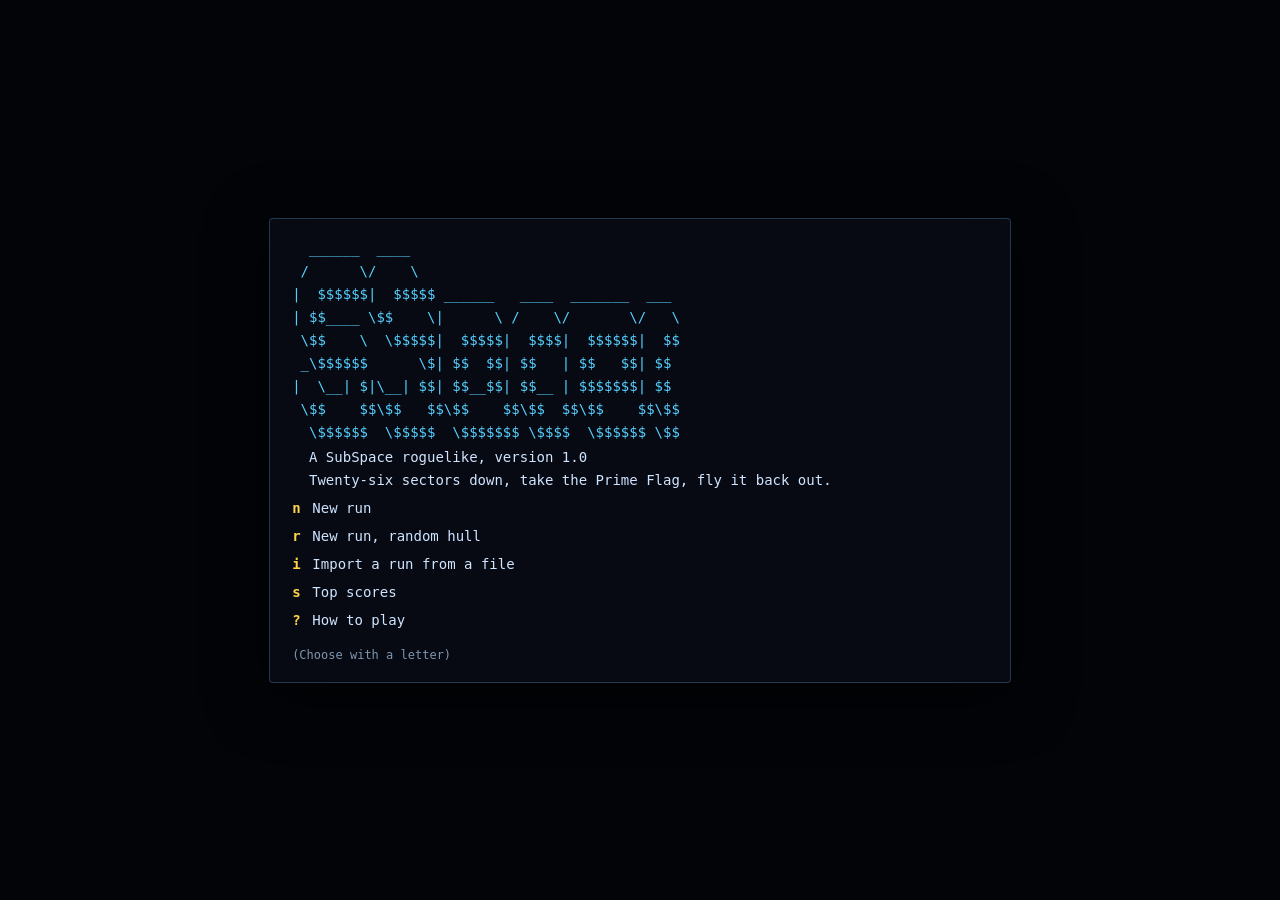
<file: NotMobileOptimized/play.html>
<!DOCTYPE html>
<html lang="en">
<head>
<meta charset="utf-8">
<meta name="viewport" content="width=device-width, initial-scale=1, user-scalable=no">
<title>5Space &mdash; a SubSpace roguelike</title>
<meta name="color-scheme" content="dark">
<link rel="icon" href="data:image/svg+xml,%3Csvg xmlns='http://www.w3.org/2000/svg' viewBox='0 0 32 32'%3E%3Crect width='32' height='32' fill='%2305060a'/%3E%3Cpath d='M16 4 L26 27 L16 21 L6 27 Z' fill='%2340c0f0'/%3E%3C/svg%3E">
<link rel="stylesheet" href="css/style.css">
</head>
<body>
<canvas id="screen"></canvas>
<div id="messages"></div>
<div id="banner" class="hidden"></div>
<div id="overlay" class="hidden"></div>
<div id="touchbar" class="hidden"></div>

<!-- Classic scripts (no modules) so the game also runs straight from file:// -->
<script src="js/rng.js"></script>
<script src="js/data/ships.js"></script>
<script src="js/data/prizes.js"></script>
<script src="js/data/enemies.js"></script>
<script src="js/sector.js"></script>
<script src="js/physics.js"></script>
<script src="js/weapons.js"></script>
<script src="js/ship.js"></script>
<script src="js/enemyai.js"></script>
<script src="js/radar.js"></script>
<script src="js/sprites.js"></script>
<script src="js/render.js"></script>
<script src="js/hud.js"></script>
<script src="js/input.js"></script>
<script src="js/commands.js"></script>
<script src="js/save.js"></script>
<script src="js/game.js"></script>
<script src="js/main.js"></script>
</body>
</html>
</file>
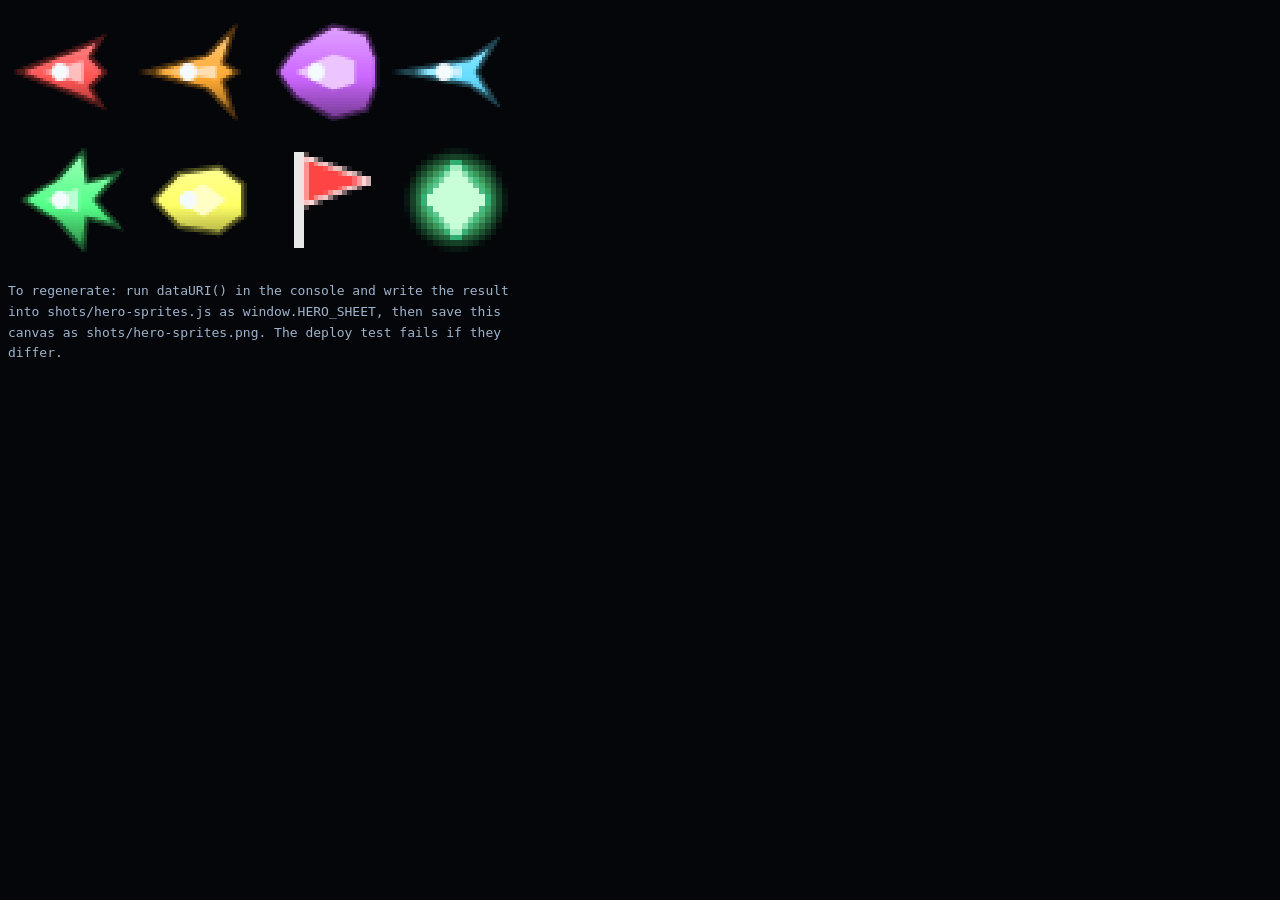
<file: tools/hero-sprites.html>
<!DOCTYPE html>
<html lang="en">
<head><meta charset="utf-8"><title>hero sprite sheet generator</title></head>
<body style="background:#05060a">
<script src="../js/rng.js"></script>
<script src="../js/data/ships.js"></script>
<script src="../js/data/prizes.js"></script>
<script src="../js/data/enemies.js"></script>
<script src="../js/sector.js"></script>
<script src="../js/sprites.js"></script>
<script>
(function (SS) {
  'use strict';
  SS.sprites.init();

  /* One 4x2 grid of 128px cells.  The art is the game's own - generated by
     js/sprites.js at 2x and copied out - so the hero cannot drift into
     showing ships the game does not have. */
  var CELL = 128, COLS = 4, ROWS = 2;
  var SHIP_PX = SS.sprites.SHIP_PX;

  var sheet = document.createElement('canvas');
  sheet.width = CELL * COLS; sheet.height = CELL * ROWS;
  var g = sheet.getContext('2d');
  g.imageSmoothingEnabled = false;

  function cell(i) { return { x: (i % COLS) * CELL, y: Math.floor(i / COLS) * CELL }; }

  /* Rotation 30 of 40 is a quarter turn anticlockwise from "up", i.e. nose
     left - the way something drifting right-to-left across the screen faces. */
  var FACING = 30;
  var SHIPS = ['warbird', 'javelin', 'leviathan', 'weasel', 'spider', 'terrier'];

  SHIPS.forEach(function (key, i) {
    var src = SS.sprites.shipSheet(key, SS.SHIPS[key].color);
    var c = cell(i);
    g.drawImage(src, FACING * SHIP_PX, 0, SHIP_PX, SHIP_PX,
                c.x, c.y, CELL, CELL);
  });

  function centred(img, i) {
    var c = cell(i);
    var s = Math.min(CELL / img.width, CELL / img.height) * 0.9;
    var w = img.width * s, h = img.height * s;
    g.drawImage(img, c.x + (CELL - w) / 2, c.y + (CELL - h) / 2, w, h);
  }
  centred(SS.sprites.flag(), 6);
  centred(SS.sprites.green(), 7);

  document.body.appendChild(sheet);
  window.SHEET = sheet;

  /* The masthead loads the data: URI, not the .png - see the header of
     shots/hero-sprites.js for why.  Both come from this one canvas so they
     cannot drift, and the deploy stage asserts they still match. */
  window.dataURI = function () { return sheet.toDataURL('image/png'); };

  var note = document.createElement('p');
  note.style.cssText = 'color:#9fb4cc;font:13px/1.6 monospace;max-width:64ch';
  note.textContent = 'To regenerate: run dataURI() in the console and write the '
    + 'result into shots/hero-sprites.js as window.HERO_SHEET, then save this '
    + 'canvas as shots/hero-sprites.png. The deploy test fails if they differ.';
  document.body.appendChild(note);

  window.READY = true;
}(window.SS));
</script>
</body>
</html>
</file>
<file: css/style.css>
/* 5Space - the canvas fills the window; everything else floats over it. */

:root {
  --ink: #cfe4ff;
  --dim: #7f96b0;
  --accent: #40c0f0;
  --gold: #ffd24a;
  --panel: rgba(8, 12, 20, 0.88);
  --edge: rgba(90, 140, 190, 0.35);
  --mono: "DejaVu Sans Mono", "Liberation Mono", Menlo, Consolas, "Courier New", monospace;
}

* { box-sizing: border-box; }

html, body {
  margin: 0;
  padding: 0;
  height: 100%;
  overflow: hidden;
  background: #05060a;
  color: var(--ink);
  font-family: var(--mono);
  -webkit-font-smoothing: antialiased;

  /* A game surface, not a document: no pinch-zoom, no pull-to-refresh, no
     text selection or callout menus when a thumb rests on a control. */
  touch-action: none;
  overscroll-behavior: none;
  user-select: none;
  -webkit-user-select: none;
  -webkit-touch-callout: none;
  -webkit-tap-highlight-color: transparent;
}

#screen {
  display: block;
  position: fixed;
  inset: 0;
  width: 100%;
  height: 100%;
  image-rendering: pixelated;
}

.hidden { display: none !important; }

/* ---- message log ---------------------------------------------------- */

#messages {
  position: fixed;
  top: 10px;
  left: 12px;
  max-width: min(52ch, 60vw);
  pointer-events: none;
  font-size: 13px;
  line-height: 1.45;
  text-shadow: 0 1px 3px #000, 0 0 8px #000;
}

#messages .msg {
  color: var(--ink);
  transition: opacity 0.2s linear;
}

/* ---- the big banner ------------------------------------------------- */

#banner {
  position: fixed;
  top: 32%;
  left: 0;
  right: 0;
  text-align: center;
  font-size: clamp(22px, 5vw, 46px);
  font-weight: bold;
  letter-spacing: 0.08em;
  pointer-events: none;
  text-shadow: 0 2px 16px #000, 0 0 40px rgba(0, 0, 0, 0.9);
  opacity: 0;
}

#banner.fade { animation: bannerFade 2.4s ease-out forwards; }

@keyframes bannerFade {
  0% { opacity: 0; transform: scale(1.12); }
  12% { opacity: 1; transform: scale(1); }
  70% { opacity: 1; }
  100% { opacity: 0; transform: scale(1.04); }
}

/* ---- overlays: menus, prompts, full-screen text ---------------------- */

#overlay {
  position: fixed;
  inset: 0;
  display: flex;
  align-items: center;
  justify-content: center;
  background: rgba(3, 5, 10, 0.82);
  backdrop-filter: blur(2px);
  z-index: 20;
  padding: 20px;
}

.menu {
  background: var(--panel);
  border: 1px solid var(--edge);
  border-radius: 4px;
  padding: 18px 22px;
  max-width: min(96ch, 96vw);
  max-height: 92vh;
  overflow-y: auto;
  font-size: 14px;
  line-height: 1.5;
  box-shadow: 0 12px 60px rgba(0, 0, 0, 0.8);
}

.menu.full { min-width: min(88ch, 92vw); }

.mtitle {
  display: block;
  color: var(--gold);
  font-weight: bold;
  margin-bottom: 10px;
  letter-spacing: 0.04em;
}

.mhead {
  color: var(--accent);
  margin: 12px 0 4px;
  font-weight: bold;
}

.mrow {
  white-space: pre-wrap;
  color: var(--ink);
  padding: 1px 0;
}

.mrow.pick {
  cursor: pointer;
  padding: 3px 6px;
  margin: 1px -6px;
  border-radius: 3px;
}

.mrow.pick:hover { background: rgba(64, 192, 240, 0.14); }

.msel {
  display: inline-block;
  min-width: 2.4ch;
  color: var(--gold);
  font-weight: bold;
}

.mfoot {
  display: block;
  margin-top: 12px;
  color: var(--dim);
  font-size: 12px;
}

.logo { color: #56d0ff; white-space: pre; }
.hi { color: var(--gold); }

/* ---- text entry ------------------------------------------------------ */

.entryform { margin: 6px 0 2px; }

/* Big enough to be an obvious tap target: if a browser declines to focus it
   automatically, tapping it is the fallback that always works. */
.entryinput {
  display: block;
  width: 100%;
  box-sizing: border-box;
  padding: 12px 14px;
  background: rgba(4, 8, 14, 0.9);
  border: 1px solid var(--accent);
  border-radius: 5px;
  color: #fff;
  font-family: var(--mono);
  font-size: 17px;              /* under 16px and iOS zooms the page in */
  letter-spacing: 0.04em;
  outline: none;
  /* the page suppresses selection; a text field needs it back */
  user-select: text;
  -webkit-user-select: text;
  touch-action: manipulation;
}

.entryinput:focus { border-color: var(--gold); box-shadow: 0 0 0 2px rgba(255, 210, 74, 0.2); }

.entrybtns { display: flex; gap: 10px; margin-top: 12px; }

.ebtn {
  flex: 1;
  padding: 12px 18px;
  background: rgba(20, 32, 48, 0.9);
  border: 1px solid var(--edge);
  border-radius: 5px;
  color: var(--ink);
  font-family: var(--mono);
  font-size: 14px;
  font-weight: bold;
  cursor: pointer;
  touch-action: manipulation;
}

.ebtn.ok { background: var(--accent); border-color: var(--accent); color: #04121c; }
.ebtn:active { transform: scale(0.98); }
.ebtn.ok:active { background: var(--gold); }

.entry { color: #fff; }
.caret { animation: blink 1s steps(1) infinite; }
@keyframes blink { 50% { opacity: 0; } }

/* ---- the hull picker ------------------------------------------------- */

.shipname { font-weight: bold; }
.shipstats { color: var(--dim); font-size: 12px; }
.shipblurb { color: var(--ink); font-size: 12.5px; padding: 2px 0 0 2.4ch; opacity: 0.9; }
.shiphint { color: var(--dim); font-size: 12px; padding: 0 0 4px 2.4ch; font-style: italic; }

/* ---- on-screen controls ---------------------------------------------- */

/* The layer covers the screen but only its buttons take input, so a thumb
   that misses one lands on the game rather than on an invisible panel. */
#touch {
  position: fixed;
  inset: 0;
  z-index: 15;
  pointer-events: none;
}

/* A menu owns the whole screen; the flight controls step aside for it. */
#overlay:not(.hidden) ~ #touch { display: none; }

#touch .tbtn {
  pointer-events: auto;
  position: absolute;
  display: flex;
  align-items: center;
  justify-content: center;
  background: rgba(16, 26, 40, 0.5);
  border: 1px solid rgba(120, 175, 225, 0.34);
  border-radius: 12px;
  color: var(--ink);
  font-family: var(--mono);
  font-size: 13px;
  font-weight: bold;
  letter-spacing: 0.04em;
  touch-action: none;
  backdrop-filter: blur(2px);
  transition: background 0.06s linear, transform 0.06s linear;
}

#touch .tbtn.lit,
#touch .tbtn:active {
  background: rgba(64, 192, 240, 0.42);
  border-color: rgba(150, 220, 255, 0.8);
  transform: scale(0.96);
}

/* thumb zones: bottom corners, inside the safe area */
#touch .tpad {
  position: absolute;
  bottom: calc(env(safe-area-inset-bottom, 0px) + 10px);
  width: 186px;
  height: 186px;
  pointer-events: none;
}
#touch .tpad-left { left: calc(env(safe-area-inset-left, 0px) + 10px); }
#touch .tpad-right { right: calc(env(safe-area-inset-right, 0px) + 10px); }

/* a d-pad: thrust above, reverse below, turn either side */
#touch .tpad-left .tbtn { width: 62px; height: 62px; font-size: 20px; }
#touch .tpad-left .up { left: 62px; top: 0; }
#touch .tpad-left .left { left: 0; top: 62px; }
#touch .tpad-left .right { left: 124px; top: 62px; }
#touch .tpad-left .down { left: 62px; top: 124px; }

/* fire under the thumb, bomb and boost within reach of it */
#touch .tpad-right .fire {
  right: 0; bottom: 8px;
  width: 104px; height: 104px;
  border-radius: 52px;
  font-size: 17px;
  background: rgba(64, 150, 200, 0.34);
}
#touch .tpad-right .bomb { right: 8px; bottom: 118px; width: 86px; height: 52px; }
#touch .tpad-right .boost { right: 112px; bottom: 20px; width: 68px; height: 68px; border-radius: 34px; }
/* dropping a portal is a two-hand-free moment, so it sits outboard of boost
   where the thumb reaches it without crossing fire */
#touch .tpad-right .portal {
  right: 188px; bottom: 24px;
  width: 60px; height: 60px;
  border-radius: 30px;
  font-size: 11px;
}

#touch .tpad-right .mine { right: 8px; bottom: 176px; width: 86px; height: 44px; font-size: 11px; }

/* The rest of the stock, climbing away from MINE.
   column-reverse so the first button in the array is the lowest one, and
   wrap so a short landscape phone gets a second column instead of a stack
   that runs off the top of the screen and under the radar.  The height it is
   allowed to occupy is measured and set by layoutTouch, because only the
   running page knows where the radar ends. */
#touch .tstack {
  position: absolute;
  right: 8px;
  bottom: 226px;
  display: flex;
  flex-direction: column-reverse;
  flex-wrap: wrap-reverse;
  align-content: flex-start;
  gap: 6px;
  pointer-events: none;
}
#touch .tstack .tbtn {
  position: static;
  width: 86px;
  height: 42px;
  font-size: 11px;
}

/* Map, gear and menu stack down the right-hand edge, below the radar.
   Anywhere along the top centre they eventually collide with the status
   readout on the left - which is exactly what happened on a tablet, where
   the readout is wide enough to reach the middle.  The radar is 22vmin tall
   (capped at 190px) and starts 12px down, hence the offset. */
#touch .ttop {
  position: absolute;
  top: calc(env(safe-area-inset-top, 0px) + min(22vmin, 190px) + 22px);
  right: calc(env(safe-area-inset-right, 0px) + 10px);
  display: flex;
  flex-direction: column;
  gap: 6px;
  pointer-events: none;
}
#touch .ttop .tbtn {
  position: static;
  min-width: 56px;
  height: 34px;
  font-size: 12px;
  border-radius: 8px;
}

/* Too small to place the stock anywhere without collisions: it stays in GEAR,
   which is where it was before the pad had it. */
#touch.no-stack .tstack { display: none; }

/* Narrow portrait: PORT stacks on top of BOOST rather than reaching across
   the screen into the d-pad.  Set by layoutTouch when the two actually meet. */
#touch.port-up .tpad-right .portal { right: 116px; bottom: 94px; }
#touch.compact.port-up .tpad-right .portal { right: 96px; bottom: 80px; }

/* When the utility stack needs the right-hand edge, this column moves to the
   left one, under the status readout and above the d-pad.  layoutTouch adds
   the class only when the two actually intersect, so a tablet keeps the
   original arrangement. */
#touch.ttop-left .ttop {
  right: auto;
  left: calc(env(safe-area-inset-left, 0px) + 10px);
  top: calc(env(safe-area-inset-top, 0px) + 72px);
  /* A row, not a column: stacked vertically these three reach 174px down the
     left edge, which is into the d-pad on a 320px-tall phone.  Lying on their
     side they are 30px tall and clear it at every size, and the left edge has
     the width to spare because the d-pad is only 150 wide. */
  flex-direction: row;
}
#touch.ttop-left .tgear-panel {
  right: auto;
  left: calc(env(safe-area-inset-left, 0px) + 10px);
  top: calc(env(safe-area-inset-top, 0px) + 112px);
}

/* everything else, behind one toggle, opening inward from that column */
#touch .tgear-panel {
  position: absolute;
  top: calc(env(safe-area-inset-top, 0px) + min(22vmin, 190px) + 22px);
  right: calc(env(safe-area-inset-right, 0px) + 72px);
  display: grid;
  grid-template-columns: repeat(4, 1fr);
  gap: 6px;
  padding: 10px;
  width: min(420px, calc(100vw - 96px));
  background: rgba(8, 12, 20, 0.9);
  border: 1px solid var(--edge);
  border-radius: 10px;
  pointer-events: auto;
}
#touch .tgear-panel .tbtn {
  position: static;
  height: 40px;
  font-size: 11px;
  font-weight: normal;
  border-radius: 7px;
}

/* compact: small phones, where the pads would otherwise meet in the middle */
#touch.compact .tpad { width: 150px; height: 150px; }
#touch.compact .tpad-left .tbtn { width: 50px; height: 50px; font-size: 17px; }
#touch.compact .tpad-left .up { left: 50px; top: 0; }
#touch.compact .tpad-left .left { left: 0; top: 50px; }
#touch.compact .tpad-left .right { left: 100px; top: 50px; }
#touch.compact .tpad-left .down { left: 50px; top: 100px; }
#touch.compact .tpad-right .fire { width: 86px; height: 86px; border-radius: 43px; font-size: 14px; }
#touch.compact .tpad-right .bomb { bottom: 100px; width: 74px; height: 44px; font-size: 11px; }
#touch.compact .tpad-right .boost { right: 92px; bottom: 16px; width: 58px; height: 58px; border-radius: 29px; font-size: 11px; }
#touch.compact .tpad-right .portal { right: 156px; bottom: 20px; width: 50px; height: 50px; border-radius: 25px; font-size: 10px; }
#touch.compact .tpad-right .mine { right: 8px; bottom: 150px; width: 74px; height: 36px; font-size: 10px; }
#touch.compact .tstack { bottom: 191px; gap: 5px; }
#touch.compact .tstack .tbtn { width: 74px; height: 36px; font-size: 10px; }

/* Landscape on a phone: there is no vertical room for a ladder, but there is
   a whole empty strip along the bottom between the two thumbs.  The stock
   becomes a row of circles running left from PORT, in the same order the
   column had - nearest first, so REPEL stays closest to the thumb either way.

   Applied by layoutTouch, and only after it has checked the row actually
   clears the d-pad; on a very short phone it falls back to the ladder. */
#touch.row-bottom .tstack {
  right: 214px;
  bottom: 24px;
  flex-direction: row-reverse;
  flex-wrap: nowrap;
  gap: 8px;
}
#touch.row-bottom .tstack .tbtn {
  width: 46px;
  height: 46px;
  border-radius: 23px;
  font-size: 9px;
  letter-spacing: 0;
}

#touch.compact .ttop .tbtn { min-width: 52px; height: 30px; font-size: 11px; }
#touch.compact .tgear-panel {
  grid-template-columns: repeat(3, 1fr);
  width: min(300px, calc(100vw - 96px));
}

/* the message log clears the compact status readout when controls are up */
body.touch #messages {
  top: calc(env(safe-area-inset-top, 0px) + 52px);
  left: calc(env(safe-area-inset-left, 0px) + 12px);
  max-width: 54vw;
  font-size: 11px;
}

body.touch #banner { top: 26%; }

/* menus must clear the thumb zones and the notch */
body.touch #overlay {
  padding: calc(env(safe-area-inset-top, 0px) + 12px)
           calc(env(safe-area-inset-right, 0px) + 12px)
           calc(env(safe-area-inset-bottom, 0px) + 12px)
           calc(env(safe-area-inset-left, 0px) + 12px);
}
body.touch .menu { max-height: 86vh; }
body.touch .mrow.pick { padding: 9px 8px; }   /* tappable rows */

@media (max-width: 700px) {
  #messages { font-size: 11px; max-width: 70vw; }
  .menu { font-size: 12px; padding: 12px 14px; }
  .mrow.pick { padding: 8px 6px; }
}
</file>
<file: NotMobileOptimized/css/style.css>
/* 5Space - the canvas fills the window; everything else floats over it. */

:root {
  --ink: #cfe4ff;
  --dim: #7f96b0;
  --accent: #40c0f0;
  --gold: #ffd24a;
  --panel: rgba(8, 12, 20, 0.88);
  --edge: rgba(90, 140, 190, 0.35);
  --mono: "DejaVu Sans Mono", "Liberation Mono", Menlo, Consolas, "Courier New", monospace;
}

* { box-sizing: border-box; }

html, body {
  margin: 0;
  padding: 0;
  height: 100%;
  overflow: hidden;
  background: #05060a;
  color: var(--ink);
  font-family: var(--mono);
  -webkit-font-smoothing: antialiased;
}

#screen {
  display: block;
  position: fixed;
  inset: 0;
  width: 100%;
  height: 100%;
  image-rendering: pixelated;
}

.hidden { display: none !important; }

/* ---- message log ---------------------------------------------------- */

#messages {
  position: fixed;
  top: 10px;
  left: 12px;
  max-width: min(52ch, 60vw);
  pointer-events: none;
  font-size: 13px;
  line-height: 1.45;
  text-shadow: 0 1px 3px #000, 0 0 8px #000;
}

#messages .msg {
  color: var(--ink);
  transition: opacity 0.2s linear;
}

/* ---- the big banner ------------------------------------------------- */

#banner {
  position: fixed;
  top: 32%;
  left: 0;
  right: 0;
  text-align: center;
  font-size: clamp(22px, 5vw, 46px);
  font-weight: bold;
  letter-spacing: 0.08em;
  pointer-events: none;
  text-shadow: 0 2px 16px #000, 0 0 40px rgba(0, 0, 0, 0.9);
  opacity: 0;
}

#banner.fade { animation: bannerFade 2.4s ease-out forwards; }

@keyframes bannerFade {
  0% { opacity: 0; transform: scale(1.12); }
  12% { opacity: 1; transform: scale(1); }
  70% { opacity: 1; }
  100% { opacity: 0; transform: scale(1.04); }
}

/* ---- overlays: menus, prompts, full-screen text ---------------------- */

#overlay {
  position: fixed;
  inset: 0;
  display: flex;
  align-items: center;
  justify-content: center;
  background: rgba(3, 5, 10, 0.82);
  backdrop-filter: blur(2px);
  z-index: 20;
  padding: 20px;
}

.menu {
  background: var(--panel);
  border: 1px solid var(--edge);
  border-radius: 4px;
  padding: 18px 22px;
  max-width: min(96ch, 96vw);
  max-height: 92vh;
  overflow-y: auto;
  font-size: 14px;
  line-height: 1.5;
  box-shadow: 0 12px 60px rgba(0, 0, 0, 0.8);
}

.menu.full { min-width: min(88ch, 92vw); }

.mtitle {
  display: block;
  color: var(--gold);
  font-weight: bold;
  margin-bottom: 10px;
  letter-spacing: 0.04em;
}

.mhead {
  color: var(--accent);
  margin: 12px 0 4px;
  font-weight: bold;
}

.mrow {
  white-space: pre-wrap;
  color: var(--ink);
  padding: 1px 0;
}

.mrow.pick {
  cursor: pointer;
  padding: 3px 6px;
  margin: 1px -6px;
  border-radius: 3px;
}

.mrow.pick:hover { background: rgba(64, 192, 240, 0.14); }

.msel {
  display: inline-block;
  min-width: 2.4ch;
  color: var(--gold);
  font-weight: bold;
}

.mfoot {
  display: block;
  margin-top: 12px;
  color: var(--dim);
  font-size: 12px;
}

.logo { color: #56d0ff; white-space: pre; }
.hi { color: var(--gold); }

.entry { color: #fff; }
.caret { animation: blink 1s steps(1) infinite; }
@keyframes blink { 50% { opacity: 0; } }

/* ---- the hull picker ------------------------------------------------- */

.shipname { font-weight: bold; }
.shipstats { color: var(--dim); font-size: 12px; }
.shipblurb { color: var(--ink); font-size: 12.5px; padding: 2px 0 0 2.4ch; opacity: 0.9; }
.shiphint { color: var(--dim); font-size: 12px; padding: 0 0 4px 2.4ch; font-style: italic; }

/* ---- touch controls -------------------------------------------------- */

#touchbar {
  position: fixed;
  bottom: 0;
  left: 0;
  right: 0;
  display: grid;
  grid-template-columns: repeat(9, 1fr);
  gap: 3px;
  padding: 4px;
  z-index: 15;
}

#touchbar button {
  background: rgba(20, 32, 48, 0.85);
  border: 1px solid var(--edge);
  border-radius: 4px;
  color: var(--ink);
  font-family: var(--mono);
  font-size: 13px;
  padding: 12px 0;
  touch-action: none;
  user-select: none;
}

#touchbar button:active { background: rgba(64, 192, 240, 0.3); }

@media (max-width: 700px) {
  #messages { font-size: 11px; max-width: 70vw; }
  .menu { font-size: 12px; padding: 12px 14px; }
}
</file>
